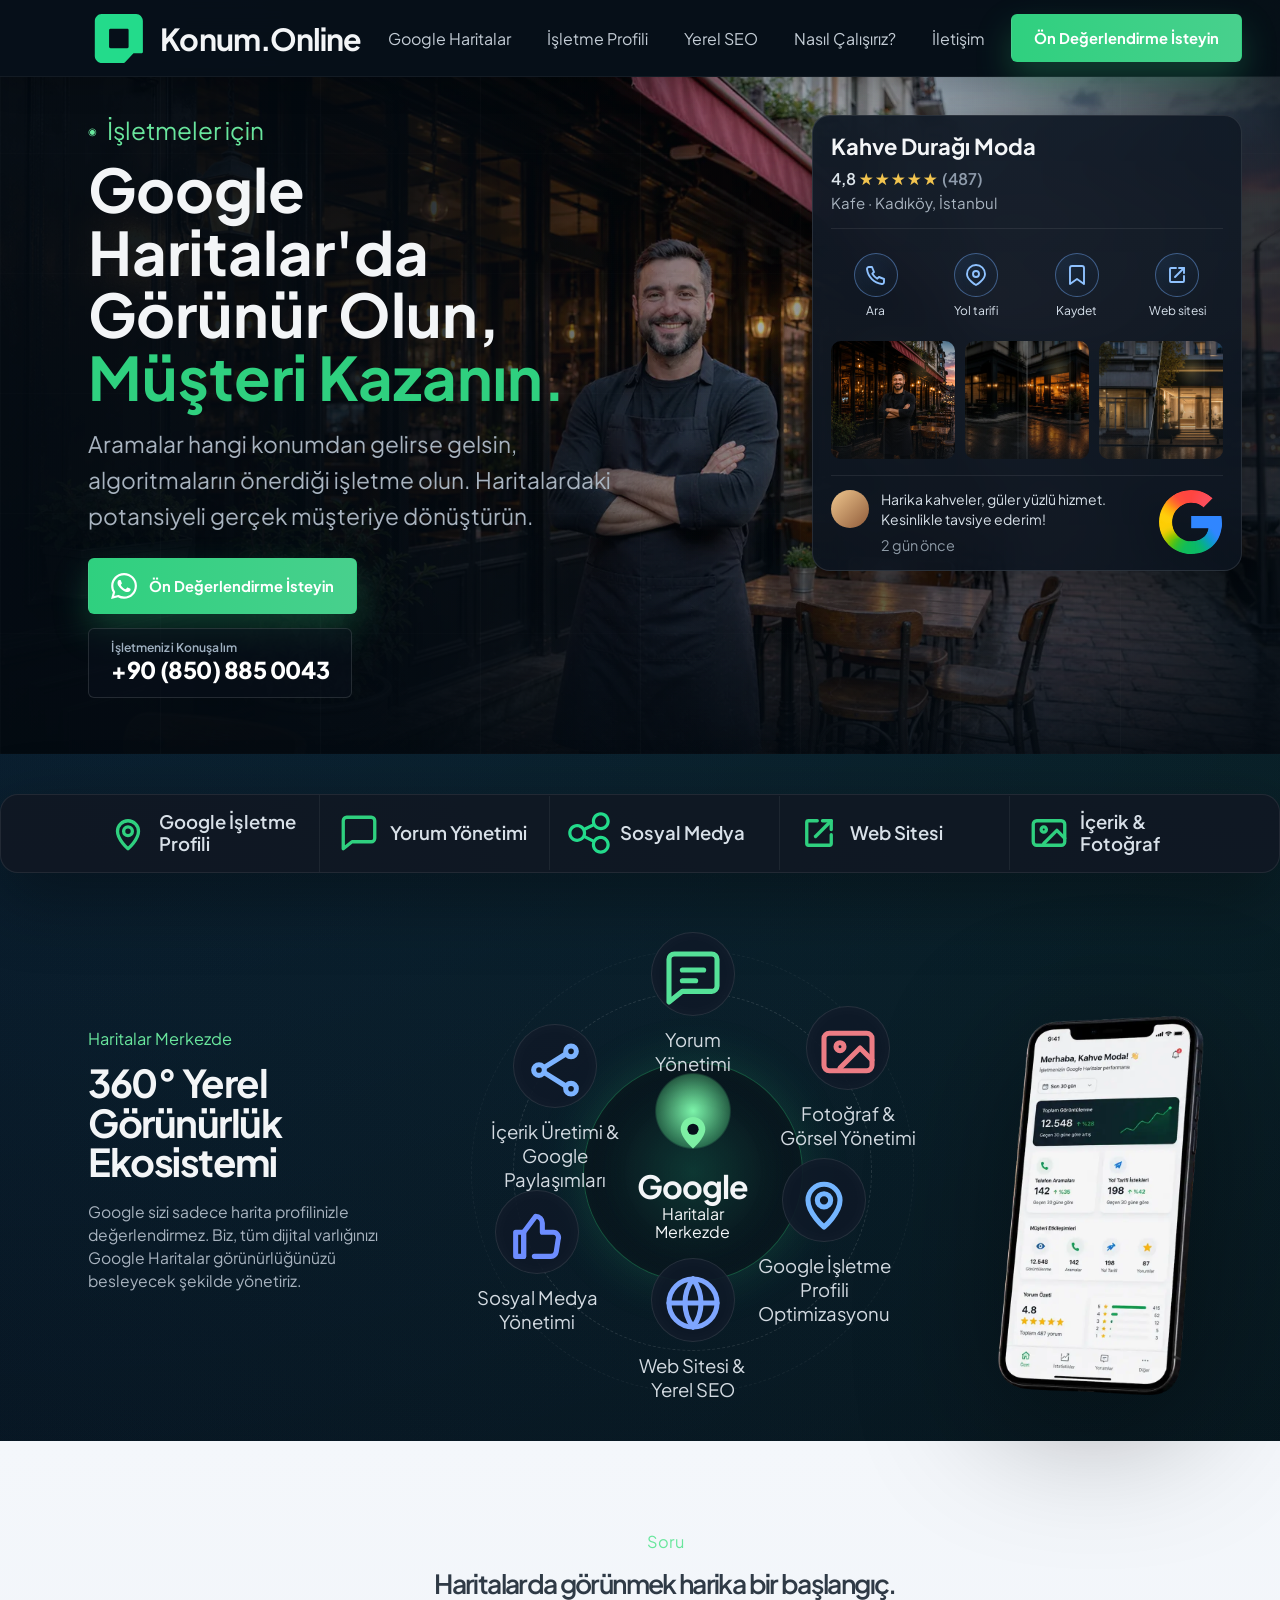
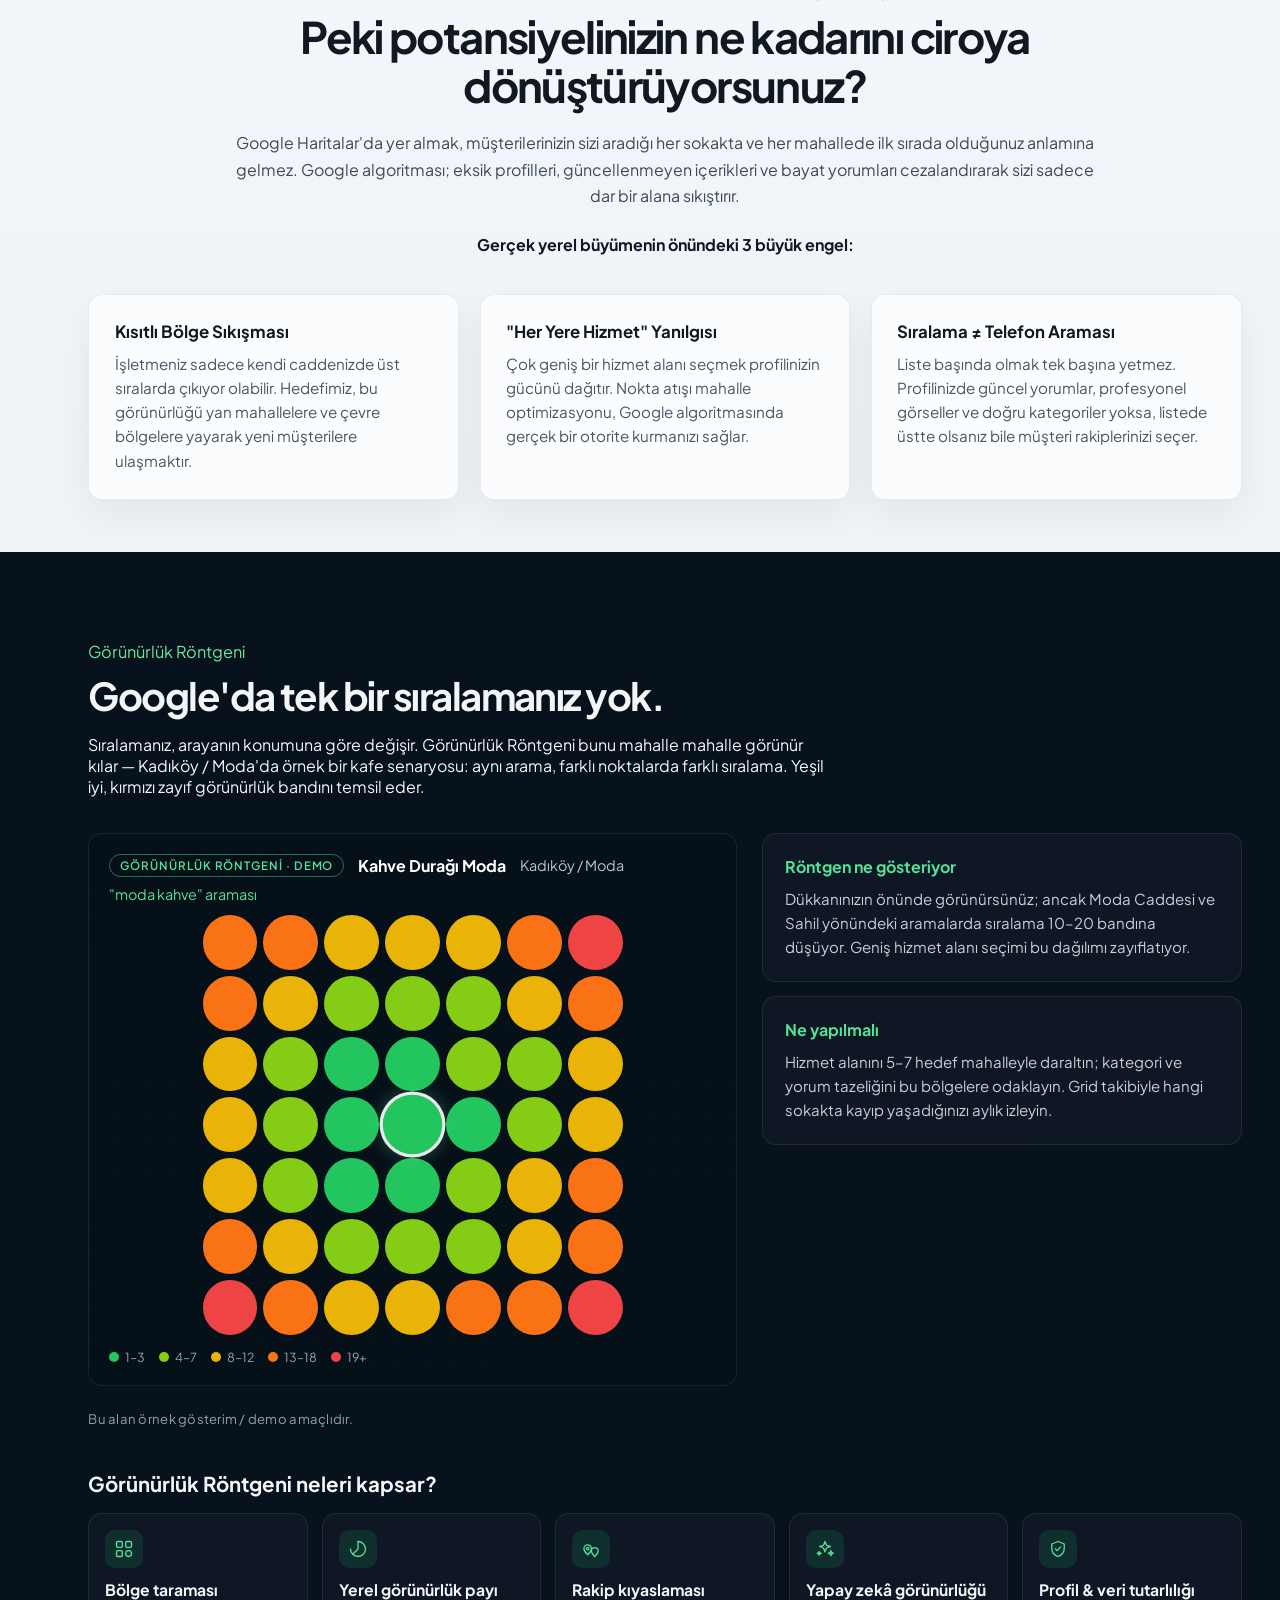
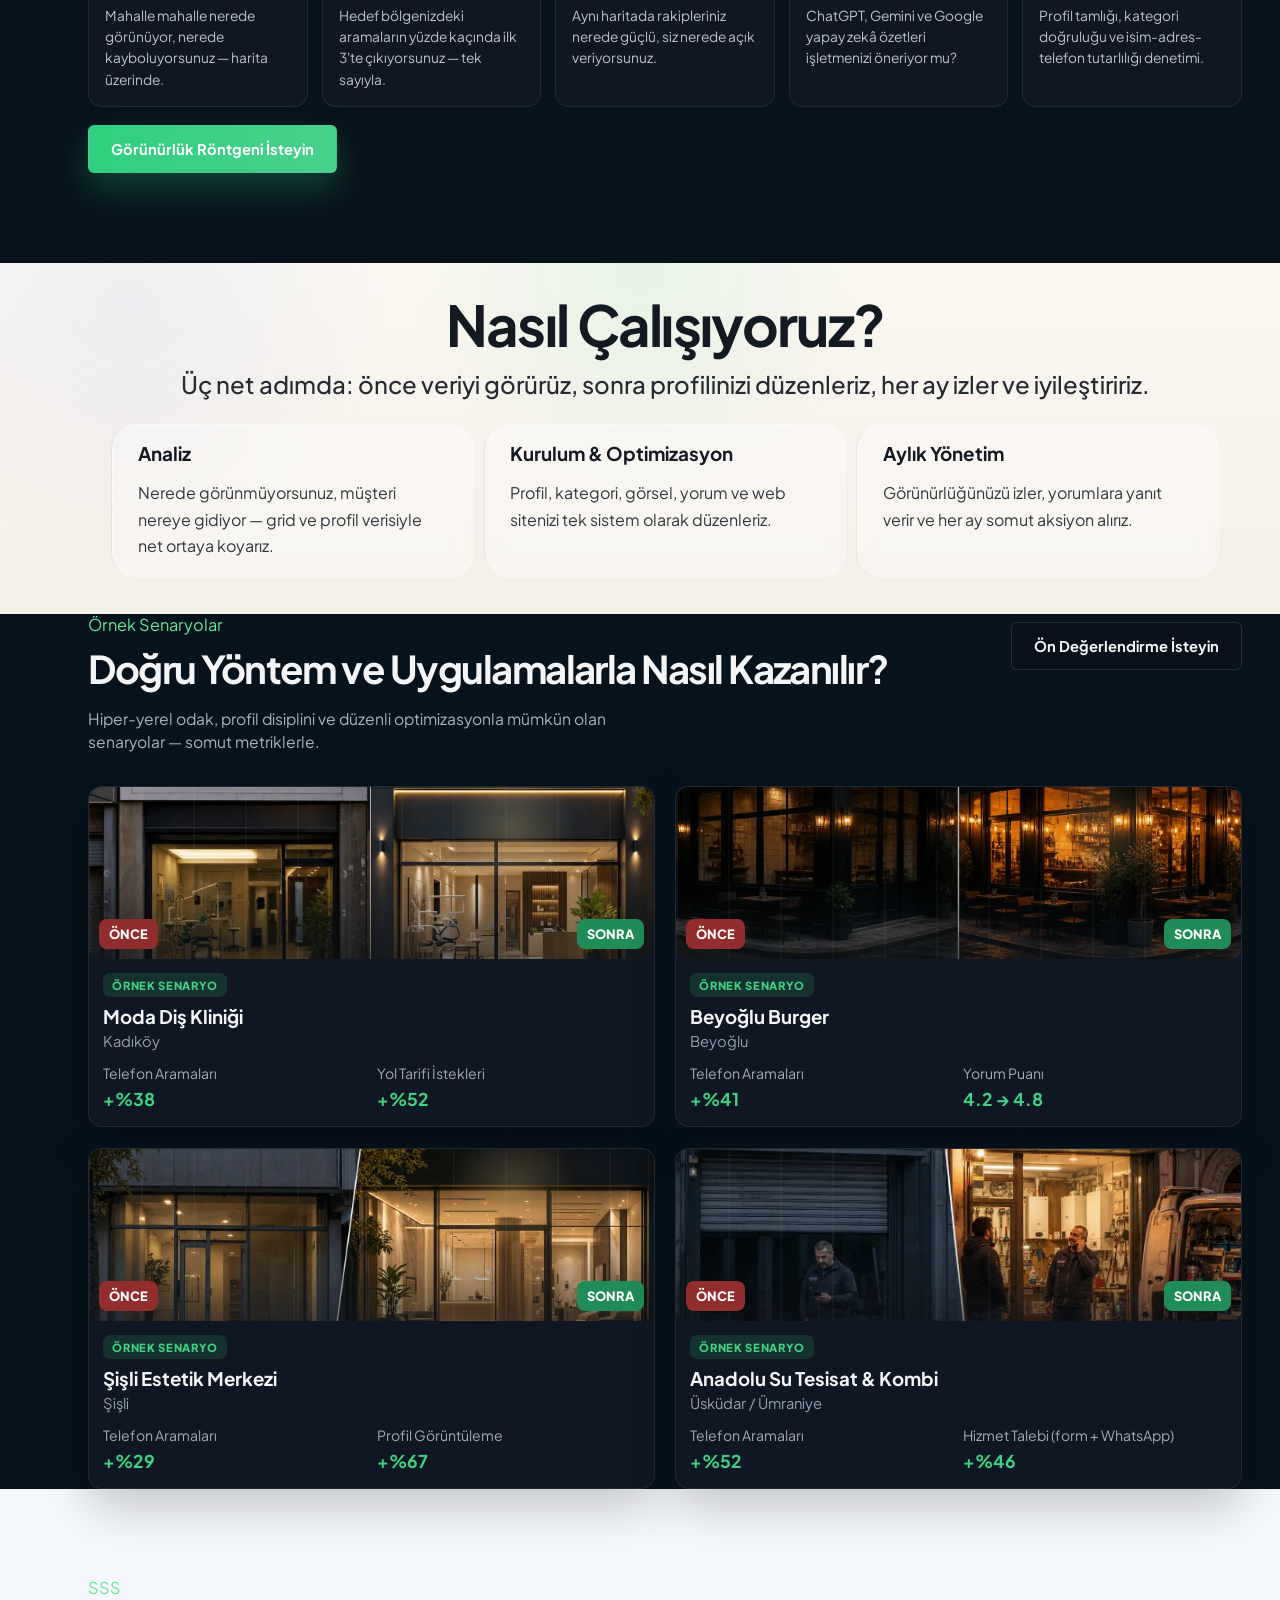
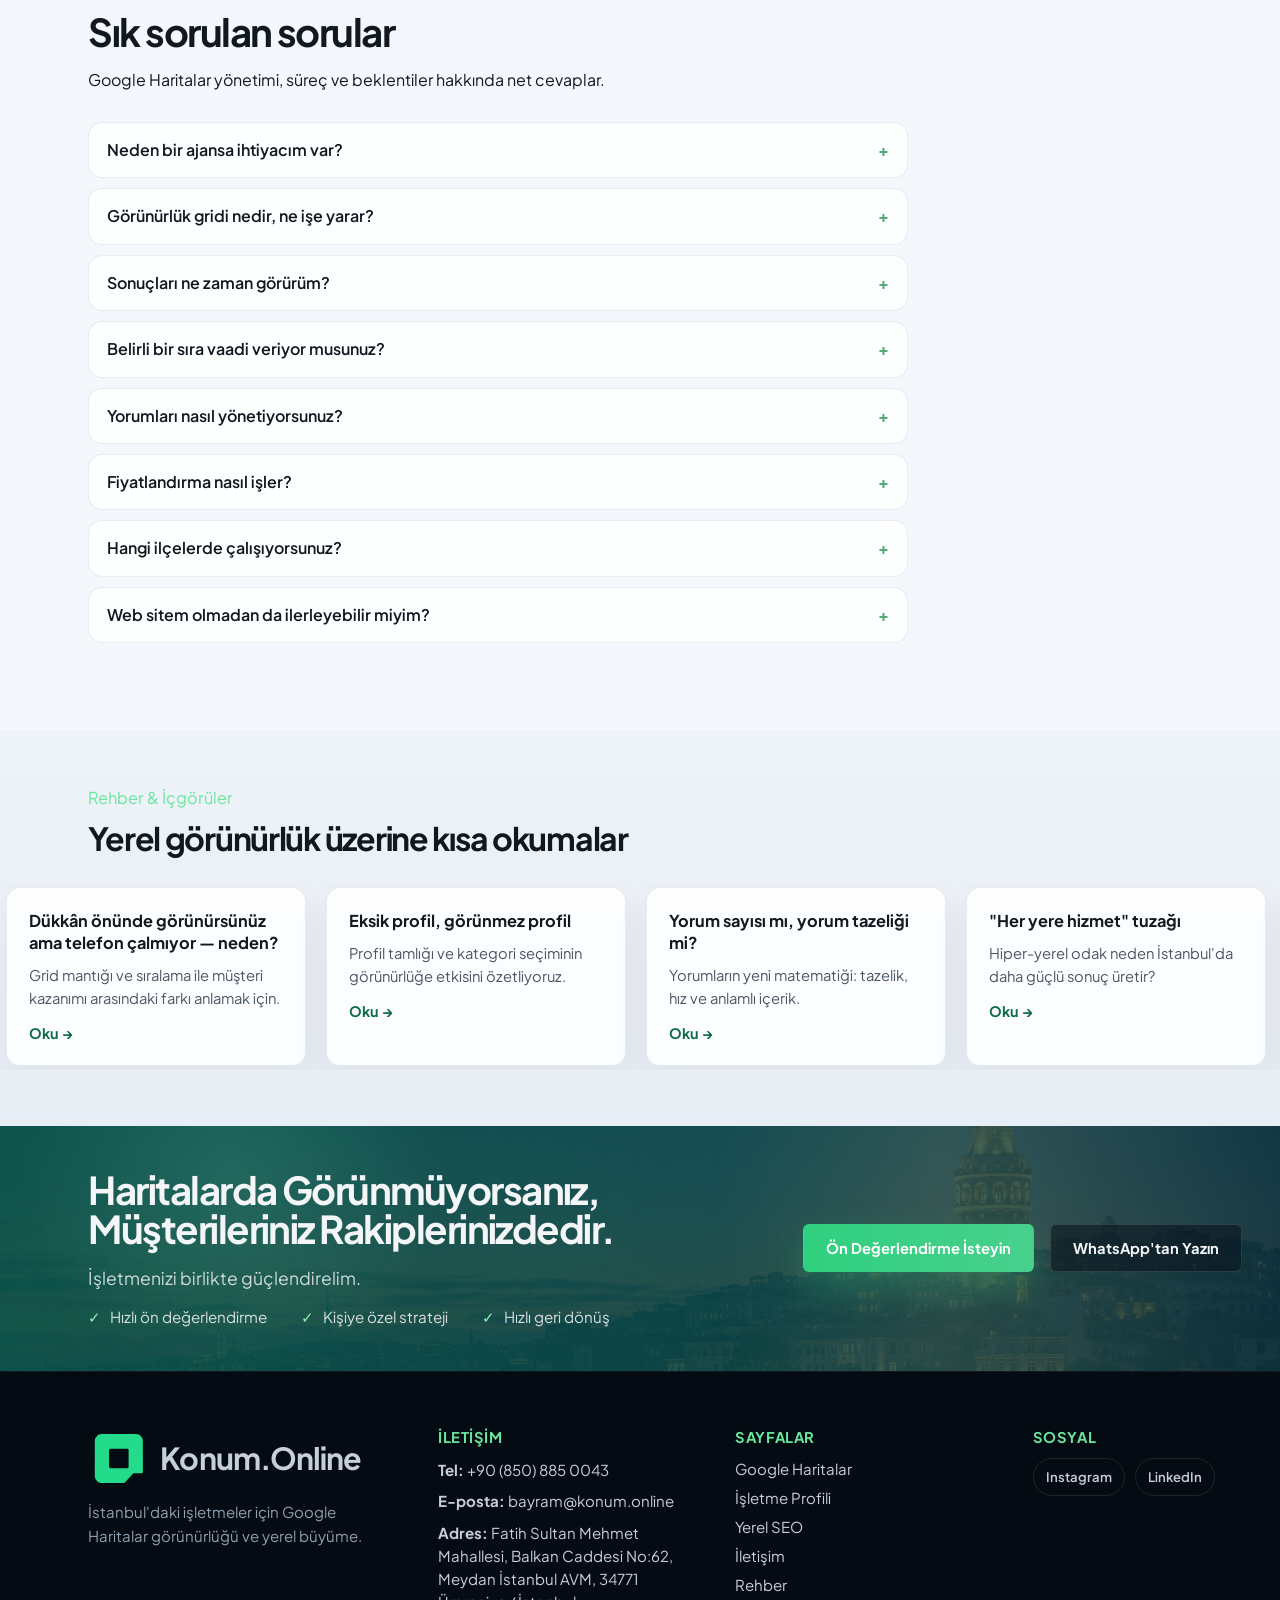
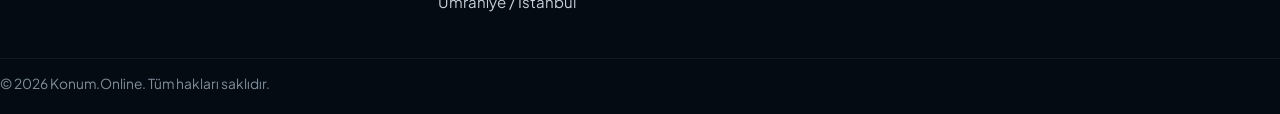
<file: index.html>
﻿<!DOCTYPE html>
<html lang="tr">

<head>
  <meta charset="UTF-8">
  <meta name="viewport" content="width=device-width, initial-scale=1.0">
  <title>Konum.Online | Google Haritalar & Yerel SEO</title>
  <meta name="description"
    content="İstanbul işletmeleri için Google Haritalar görünürlüğü, işletme profili yönetimi ve yerel SEO. Mahalle bazlı grid analizi ve ön değerlendirme.">
  <link rel="canonical" href="https://konum.online/">
  <meta property="og:type" content="website">
  <meta property="og:site_name" content="Konum.Online">
  <meta property="og:title" content="Konum.Online | Google Haritalar & Yerel SEO">
  <meta property="og:description"
    content="İstanbul işletmeleri için Google Haritalar görünürlüğü, işletme profili yönetimi ve yerel SEO. Mahalle bazlı grid analizi ve ön değerlendirme.">
  <meta property="og:url" content="https://konum.online/">
  <meta property="og:image" content="https://konum.online/assets/cta-istanbul.webp">
  <meta property="og:locale" content="tr_TR">
  <meta name="twitter:card" content="summary_large_image">
  <meta name="twitter:title" content="Konum.Online | Google Haritalar & Yerel SEO">
  <meta name="twitter:description"
    content="İstanbul işletmeleri için Google Haritalar görünürlüğü, işletme profili yönetimi ve yerel SEO.">
  <meta name="twitter:image" content="https://konum.online/assets/cta-istanbul.webp">
  <link rel="preconnect" href="https://fonts.googleapis.com">
  <link rel="preconnect" href="https://fonts.gstatic.com" crossorigin>
  <link href="https://fonts.googleapis.com/css2?family=Plus+Jakarta+Sans:wght@400;500;600;700;800&display=swap"
    rel="stylesheet">
  <link rel="icon"
    href="data:image/svg+xml,%3Csvg xmlns='http://www.w3.org/2000/svg' viewBox='0 0 32 32'%3E%3Cdefs%3E%3ClinearGradient id='g' x1='0' y1='0' x2='0' y2='1'%3E%3Cstop stop-color='%236bf49e'/%3E%3Cstop offset='1' stop-color='%231faf66'/%3E%3C/linearGradient%3E%3C/defs%3E%3Cpath fill='url(%23g)' d='M16 2c-5 0-9 4-9 9 0 7 9 19 9 19s9-12 9-19c0-5-4-9-9-9Zm0 13a4 4 0 1 1 0-8 4 4 0 0 1 0 8Z'/%3E%3C/svg%3E">
  <link rel="stylesheet" href="css/style.css">
  <script type="application/ld+json">
  {
    "@context": "https://schema.org",
    "@type": "Organization",
    "name": "Konum.Online",
    "url": "https://konum.online/",
    "logo": {
      "@type": "ImageObject",
      "url": "https://konum.online/assets/Logo_Black.svg"
    },
    "sameAs": [
      "https://instagram.com/konumonline",
      "https://linkedin.com/company/konumonline",
      "https://x.com/konumonline",
      "https://facebook.com/konumonline",
      "https://youtube.com/@konumonline",
      "https://tiktok.com/@konumonline"
    ]
  }
  </script>
  <script type="application/ld+json">
  {
    "@context": "https://schema.org",
    "@type": "LocalBusiness",
    "name": "Konum.Online",
    "url": "https://konum.online/",
    "telephone": "+908508850043",
    "email": "bayram@konum.online",
    "image": "https://konum.online/assets/cta-istanbul.webp",
    "address": {
      "@type": "PostalAddress",
      "streetAddress": "Fatih Sultan Mehmet Mahallesi, Balkan Caddesi No:62, Meydan İstanbul AVM",
      "addressLocality": "Ümraniye",
      "addressRegion": "İstanbul",
      "postalCode": "34771",
      "addressCountry": "TR"
    },
    "areaServed": {
      "@type": "City",
      "name": "İstanbul"
    },
    "sameAs": [
      "https://instagram.com/konumonline",
      "https://linkedin.com/company/konumonline",
      "https://x.com/konumonline",
      "https://facebook.com/konumonline",
      "https://youtube.com/@konumonline",
      "https://tiktok.com/@konumonline"
    ]
  }
  </script>
  <script type="application/ld+json">
  {
    "@context": "https://schema.org",
    "@type": "FAQPage",
    "mainEntity": [
      {
        "@type": "Question",
        "name": "Neden bir ajansa ihtiyacım var?",
        "acceptedAnswer": {
          "@type": "Answer",
          "text": "Profil açıp bırakmak yetmez: kategori seçimi, yorum tazeliği, NAP tutarlılığı ve grid takibi sürekli güncellenen bir iş. Günlük operasyonunuz varken algoritma değişimlerini izlemek zordur; ajans bu disiplini sizin adınıza kurar."
        }
      },
      {
        "@type": "Question",
        "name": "Görünürlük gridi nedir, ne işe yarar?",
        "acceptedAnswer": {
          "@type": "Answer",
          "text": "Grid, aynı aramanın farklı sokaklarda nasıl sıralandığını gösterir. Dükkan önünde görünürken çevre mahallede kayboluyorsanız, hizmet alanı ve içerik stratejinizi buna göre ayarlarız."
        }
      },
      {
        "@type": "Question",
        "name": "Sonuçları ne zaman görürüm?",
        "acceptedAnswer": {
          "@type": "Answer",
          "text": "Profil düzenlemeleri birkaç hafta içinde sinyal üretmeye başlar; telefon ve yol tarifi eğilimleri genelde 60–90 gün içinde okunabilir hale gelir. Süre sektör ve rekabet yoğunluğuna göre değişir."
        }
      },
      {
        "@type": "Question",
        "name": "Belirli bir sıra vaadi veriyor musunuz?",
        "acceptedAnswer": {
          "@type": "Answer",
          "text": "Hayır. Sıra numarası yerine telefon araması, yol tarifi, profil etkileşimi ve seçilme oranına odaklanırız. Grid ve aylık raporlarla nerede güçlendiğinizi şeffaf paylaşırız."
        }
      },
      {
        "@type": "Question",
        "name": "Yorumları nasıl yönetiyorsunuz?",
        "acceptedAnswer": {
          "@type": "Answer",
          "text": "Yanıt hızı, yorum tazeliği ve hizmet adının doğal geçtiği içerikleri hedefleriz. Sahte veya manipülatif yöntemler kullanmayız; sürdürülebilir bir yorum akışı kurarız."
        }
      },
      {
        "@type": "Question",
        "name": "Fiyatlandırma nasıl işler?",
        "acceptedAnswer": {
          "@type": "Answer",
          "text": "İşletme büyüklüğü, lokasyon sayısı ve ihtiyaç duyulan hizmet kapsamına göre aylık paketler sunarız. Ön değerlendirme sonrası net teklif paylaşılır."
        }
      },
      {
        "@type": "Question",
        "name": "Hangi ilçelerde çalışıyorsunuz?",
        "acceptedAnswer": {
          "@type": "Answer",
          "text": "İstanbul genelinde hizmet veriyoruz; strateji her zaman hedef mahalle ve ilçe bazında kurulur. Tek bir geniş yarıçap yerine gerçekten hizmet verdiğiniz bölgelere odaklanırız."
        }
      },
      {
        "@type": "Question",
        "name": "Web sitem olmadan da ilerleyebilir miyim?",
        "acceptedAnswer": {
          "@type": "Answer",
          "text": "Evet, ancak web sitesi ve harita profili uyumlu olduğunda sonuçlar güçlenir. Gerekirse önce profil ve grid odaklı başlayıp web tarafını aşamalı ekleriz."
        }
      }
    ]
  }
  </script>
</head>

<body>
  <header class="topbar">
    <div class="container nav">
      <a class="brand" href="/">
        <img class="brand-pin" src="assets/Logo_White.svg" alt="Konum.Online logo" width="60" height="60">
        <span>Konum.Online</span>
      </a>
      <button class="nav-toggle" type="button" aria-expanded="false" aria-controls="site-nav" aria-label="Menüyü aç">
        <span></span>
        <span></span>
        <span></span>
      </button>
      <nav class="nav-links" id="site-nav">
        <a href="/google-haritalar-optimizasyonu/">Google Haritalar</a>
        <a href="/google-isletme-profili-yonetimi/">İşletme Profili</a>
        <a href="/yerel-seo-istanbul/">Yerel SEO</a>
        <a href="#process">Nasıl Çalışırız?</a>
        <a href="/iletisim/">İletişim</a>
        <a class="btn btn-primary nav-cta-mobile" href="#cta" data-cta="nav">Ön Değerlendirme İsteyin</a>
      </nav>
      <a class="btn btn-primary nav-cta-desktop" href="#cta" data-cta="nav">Ön Değerlendirme İsteyin</a>
    </div>
  </header>

  <main>
    <section class="hero">
      <div class="container hero-grid">
        <div class="hero-copy reveal">
          <div class="eyebrow">İşletmeler için</div>
          <h1>Google Haritalar'da<br>Görünür Olun,<br><span class="accent">Müşteri Kazanın.</span></h1>
          <p>Aramalar hangi konumdan gelirse gelsin, algoritmaların önerdiği işletme olun. Haritalardaki potansiyeli
            gerçek müşteriye dönüştürün.</p>
          <div class="hero-actions">
            <a class="btn btn-primary" href="#cta" data-cta="hero">
              <svg viewBox="0 0 24 24" width="26" height="26" aria-hidden="true">
                <path fill="currentColor"
                  d="M17.472 14.382c-.297-.149-1.758-.867-2.03-.967-.273-.099-.471-.148-.67.15-.197.297-.767.966-.94 1.164-.173.199-.347.223-.644.075-.297-.15-1.255-.463-2.39-1.475-.883-.788-1.48-1.761-1.653-2.059-.173-.297-.018-.458.13-.606.134-.133.298-.347.446-.52.149-.174.198-.298.298-.497.099-.198.05-.371-.025-.52-.075-.149-.669-1.612-.916-2.207-.242-.579-.487-.5-.669-.51-.173-.008-.371-.01-.57-.01-.198 0-.52.074-.792.372-.272.297-1.04 1.016-1.04 2.479 0 1.462 1.065 2.875 1.213 3.074.149.198 2.096 3.2 5.077 4.487.709.306 1.262.489 1.694.625.712.227 1.36.195 1.871.118.571-.085 1.758-.719 2.006-1.413.248-.694.248-1.289.173-1.413-.074-.124-.272-.198-.57-.347m-5.421 7.403h-.004a9.87 9.87 0 0 1-5.031-1.378l-.361-.214-3.741.982.998-3.648-.235-.374a9.86 9.86 0 0 1-1.51-5.26c.001-5.45 4.436-9.884 9.888-9.884 2.64 0 5.122 1.03 6.988 2.898a9.825 9.825 0 0 1 2.893 6.994c-.003 5.45-4.435 9.884-9.885 9.884m8.413-18.297A11.815 11.815 0 0 0 12.05 0C5.495 0 .16 5.335.157 11.892c0 2.096.547 4.142 1.588 5.945L.057 24l6.305-1.654a11.882 11.882 0 0 0 5.683 1.448h.005c6.554 0 11.89-5.335 11.893-11.893a11.821 11.821 0 0 0-3.48-8.413z" />
              </svg>
              Ön Değerlendirme İsteyin
            </a>
            <a class="btn btn-outline btn-hero-phone" href="tel:+908508850043" data-cta="hero-phone"
              aria-label="İşletmenizi konuşalım: +90 (850) 885 0043">
              <span class="btn-hero-phone__label">İşletmenizi Konuşalım</span>
              <span class="btn-hero-phone__number">+90 (850) 885 0043</span>
            </a>
          </div>
        </div>

        <div class="hero-visual">
          <div class="person">
            <div class="door-sign">AÇIK</div>
          </div>
          <aside class="map-card">
            <h3>Kahve Durağı Moda</h3>
            <div class="rating">4,8 <span class="stars">★★★★★</span> <span style="color:#8f9cac;">(487)</span>
            </div>
            <div class="place">Kafe · Kadıköy, İstanbul</div>
            <div class="action-icons">
              <div>
                <span class="action-icon" aria-hidden="true">
                  <svg viewBox="0 0 24 24">
                    <path
                      d="M5 4h3l2 5-1.7 1.7a15.4 15.4 0 0 0 5 5L15 14l5 2v3a2 2 0 0 1-2.2 2A17 17 0 0 1 3 6.2 2 2 0 0 1 5 4Z">
                    </path>
                  </svg>
                </span>
                <span>Ara</span>
              </div>
              <div>
                <span class="action-icon" aria-hidden="true">
                  <svg viewBox="0 0 24 24">
                    <path d="M21 11c0 6-9 11-9 11S3 17 3 11a9 9 0 1 1 18 0Z"></path>
                    <circle cx="12" cy="11" r="3"></circle>
                  </svg>
                </span>
                <span>Yol tarifi</span>
              </div>
              <div>
                <span class="action-icon" aria-hidden="true">
                  <svg viewBox="0 0 24 24">
                    <path d="m19 21-7-5-7 5V5a2 2 0 0 1 2-2h10a2 2 0 0 1 2 2Z"></path>
                  </svg>
                </span>
                <span>Kaydet</span>
              </div>
              <div>
                <span class="action-icon" aria-hidden="true">
                  <svg viewBox="0 0 24 24">
                    <path d="M14 5h5v5"></path>
                    <path d="M10 14 19 5"></path>
                    <path d="M19 13v5a1 1 0 0 1-1 1H6a1 1 0 0 1-1-1V6a1 1 0 0 1 1-1h5"></path>
                  </svg>
                </span>
                <span>Web sitesi</span>
              </div>
            </div>
            <div class="gallery">
              <div></div>
              <div></div>
              <div></div>
            </div>
            <div class="review">
              <div class="avatar"></div>
              <div>
                <p>Harika kahveler, güler yüzlü hizmet. Kesinlikle tavsiye ederim!</p>
                <div style="color:#8e9aa6;font-size:.9rem;margin-top:6px;">2 gün önce</div>
              </div>
              <div class="google-mark">
                <img src="assets/Google_Favicon_2025.svg" width="64" height="64" alt="Google">
              </div>
            </div>
          </aside>
        </div>
      </div>
    </section>

    <div class="feature-strip">
      <div class="container">
        <div class="feature-list feature-list--bar" role="list">
          <span role="listitem">
            <svg viewBox="0 0 24 24" aria-hidden="true">
              <path d="M12 21s-6-5.1-6-10a6 6 0 1 1 12 0c0 4.9-6 10-6 10Z"></path>
              <circle cx="12" cy="11" r="2.5"></circle>
            </svg>
            Google İşletme Profili
          </span>
          <span role="listitem">
            <svg viewBox="0 0 24 24" aria-hidden="true">
              <path d="M21 15a2 2 0 0 1-2 2H8l-5 4V5a2 2 0 0 1 2-2h14a2 2 0 0 1 2 2Z"></path>
            </svg>
            Yorum Yönetimi
          </span>
          <span role="listitem">
            <img class="feature-icon-img" src="assets/share-social-3106.svg" width="42" height="42" alt=""
              aria-hidden="true">
            Sosyal Medya
          </span>
          <span role="listitem">
            <svg viewBox="0 0 24 24" aria-hidden="true">
              <path d="M14 5h5v5"></path>
              <path d="M10 14 19 5"></path>
              <path d="M19 13v5a1 1 0 0 1-1 1H6a1 1 0 0 1-1-1V6a1 1 0 0 1 1-1h5"></path>
            </svg>
            Web Sitesi
          </span>
          <span role="listitem">
            <svg viewBox="0 0 24 24" aria-hidden="true">
              <rect x="3" y="5" width="18" height="14" rx="2"></rect>
              <circle cx="9" cy="10" r="1.5"></circle>
              <path d="m21 15-4.5-4.5L9 18"></path>
            </svg>
            İçerik &amp; Fotoğraf
          </span>
        </div>
      </div>
    </div>

    <section class="section-dark" id="ecosystem">
      <div class="container ecosystem">
        <div class="section-copy">
          <div class="section-tag">Haritalar Merkezde</div>
          <h2>360° Yerel Görünürlük<br>Ekosistemi</h2>
          <p>Google sizi sadece harita profilinizle değerlendirmez. Biz, tüm dijital varlığınızı Google Haritalar
            görünürlüğünüzü besleyecek şekilde yönetiriz.</p>
        </div>

        <div class="orbit">
          <div class="hub">
            <div>
              <div style="font-size:3rem;margin-bottom:12px;">⌖</div>
              <strong>Google</strong><br>Haritalar<br>Merkezde
            </div>
          </div>
          <div class="orbit-item">
            <div class="dot" style="color:#55e198;">☏</div>Yorum<br>Yönetimi
          </div>
          <div class="orbit-item">
            <div class="dot" style="color:#ec7c84;">▣</div>Fotoğraf &amp;<br>Görsel Yönetimi
          </div>
          <div class="orbit-item">
            <div class="dot" style="color:#74b5ff;">⌂</div>Google İşletme<br>Profili Optimizasyonu
          </div>
          <div class="orbit-item">
            <div class="dot" style="color:#7ea6ff;">◍</div>Web Sitesi &amp;<br>Yerel SEO
          </div>
          <div class="orbit-item">
            <div class="dot" style="color:#6d8dff;">👍</div>Sosyal Medya<br>Yönetimi
          </div>
          <div class="orbit-item">
            <div class="dot" style="color:#7cb3ff;">✎</div>İçerik Üretimi &amp;<br>Google Paylaşımları
          </div>
        </div>

        <div class="phone">
          <img src="assets/phone.webp" alt="Konum.Online mobil görünümü" width="758" height="1142" loading="lazy">
        </div>
      </div>
    </section>

    <section class="problem-section" id="problem">
      <div class="container">
        <div class="problem-intro reveal">
          <div class="section-tag">Soru</div>
          <h2 class="problem-title">
            <span class="problem-title-lead">Haritalarda görünmek harika bir başlangıç.</span>
            <span class="problem-title-main">Peki potansiyelinizin ne kadarını ciroya dönüştürüyorsunuz?</span>
          </h2>
          <p>Google Haritalar'da yer almak, müşterilerinizin sizi aradığı her sokakta ve her mahallede ilk sırada
            olduğunuz anlamına gelmez. Google algoritması; eksik profilleri, güncellenmeyen içerikleri ve bayat
            yorumları
            cezalandırarak sizi sadece dar bir alana sıkıştırır.</p>
          <p class="problem-cards-lead">Gerçek yerel büyümenin önündeki 3 büyük engel:</p>
        </div>
        <div class="problem-cards">
          <article class="problem-card reveal delay-100">
            <h3>Kısıtlı Bölge Sıkışması</h3>
            <p>İşletmeniz sadece kendi caddenizde üst sıralarda çıkıyor olabilir. Hedefimiz, bu görünürlüğü yan
              mahallelere ve çevre bölgelere yayarak yeni müşterilere ulaşmaktır.</p>
          </article>
          <article class="problem-card reveal delay-100">
            <h3>"Her Yere Hizmet" Yanılgısı</h3>
            <p>Çok geniş bir hizmet alanı seçmek profilinizin gücünü dağıtır. Nokta atışı mahalle optimizasyonu,
              Google algoritmasında gerçek bir otorite kurmanızı sağlar.</p>
          </article>
          <article class="problem-card reveal delay-100">
            <h3>Sıralama ≠ Telefon Araması</h3>
            <p>Liste başında olmak tek başına yetmez. Profilinizde güncel yorumlar, profesyonel görseller ve doğru
              kategoriler yoksa, listede üstte olsanız bile müşteri rakiplerinizi seçer.</p>
          </article>
        </div>
      </div>
    </section>

    <section class="section-dark visibility-section" id="visibility-grid">
      <div class="container">
        <div class="visibility-header reveal">
          <div class="section-tag">Görünürlük Röntgeni</div>
          <h2>Google'da tek bir sıralamanız yok.</h2>
          <p>Sıralamanız, arayanın konumuna göre değişir. Görünürlük Röntgeni bunu mahalle mahalle görünür kılar —
            Kadıköy / Moda'da örnek bir kafe senaryosu: aynı arama, farklı noktalarda farklı sıralama. Yeşil iyi,
            kırmızı zayıf görünürlük bandını temsil eder.</p>
        </div>
        <div class="visibility-demo reveal delay-100">
          <div class="visibility-map-wrap">
            <div class="visibility-meta" id="visibility-grid-meta"></div>
            <div class="visibility-map" id="visibility-grid-mount" role="img"></div>
            <div class="grid-legend" aria-hidden="true">
              <span><i style="background:#22c55e"></i> 1–3</span>
              <span><i style="background:#84cc16"></i> 4–7</span>
              <span><i style="background:#eab308"></i> 8–12</span>
              <span><i style="background:#f97316"></i> 13–18</span>
              <span><i style="background:#ef4444"></i> 19+</span>
            </div>
          </div>
          <div class="visibility-insights" id="visibility-insights-mount"></div>
        </div>
        <p class="demo-disclaimer">Bu alan örnek gösterim / demo amaçlıdır.</p>
        <div class="xray-scope reveal delay-100">
          <h3>Görünürlük Röntgeni neleri kapsar?</h3>
          <div class="xray-scope-grid">
            <div class="xray-scope-item">
              <span class="xray-scope-icon" aria-hidden="true">
                <svg viewBox="0 0 24 24">
                  <rect x="3" y="3" width="7" height="7" rx="1.5"></rect>
                  <rect x="14" y="3" width="7" height="7" rx="1.5"></rect>
                  <rect x="3" y="14" width="7" height="7" rx="1.5"></rect>
                  <circle cx="17.5" cy="17.5" r="3.5"></circle>
                </svg>
              </span>
              <h4>Bölge taraması</h4>
              <p>Mahalle mahalle nerede görünüyor, nerede kayboluyorsunuz — harita üzerinde.</p>
            </div>
            <div class="xray-scope-item">
              <span class="xray-scope-icon" aria-hidden="true">
                <svg viewBox="0 0 24 24">
                  <path d="M12 3a9 9 0 1 1-9 9"></path>
                  <path d="M12 3v9l-6.4 6.4"></path>
                </svg>
              </span>
              <h4>Yerel görünürlük payı</h4>
              <p>Hedef bölgenizdeki aramaların yüzde kaçında ilk 3'te çıkıyorsunuz — tek sayıyla.</p>
            </div>
            <div class="xray-scope-item">
              <span class="xray-scope-icon" aria-hidden="true">
                <svg viewBox="0 0 24 24">
                  <path d="M8 19s-4.5-3.8-4.5-7.5a4.5 4.5 0 0 1 9 0C12.5 15.2 8 19 8 19Z"></path>
                  <circle cx="8" cy="11.5" r="1.5"></circle>
                  <path d="M16.5 21s-4-3.4-4-6.7a4 4 0 0 1 8 0c0 3.3-4 6.7-4 6.7Z"></path>
                </svg>
              </span>
              <h4>Rakip kıyaslaması</h4>
              <p>Aynı haritada rakipleriniz nerede güçlü, siz nerede açık veriyorsunuz.</p>
            </div>
            <div class="xray-scope-item">
              <span class="xray-scope-icon" aria-hidden="true">
                <svg viewBox="0 0 24 24">
                  <path d="M12 3l1.8 4.6L18.4 9l-4.6 1.8L12 15.4l-1.8-4.6L5.6 9l4.6-1.4L12 3Z"></path>
                  <path d="M19 14l.9 2.3L22 17l-2.1.9L19 20l-.9-2.1L16 17l2.1-.7L19 14Z"></path>
                  <path d="M5 15l.7 1.8L7.5 17l-1.8.8L5 19.5l-.7-1.7L2.5 17l1.8-.2L5 15Z"></path>
                </svg>
              </span>
              <h4>Yapay zekâ görünürlüğü</h4>
              <p>ChatGPT, Gemini ve Google yapay zekâ özetleri işletmenizi öneriyor mu?</p>
            </div>
            <div class="xray-scope-item">
              <span class="xray-scope-icon" aria-hidden="true">
                <svg viewBox="0 0 24 24">
                  <path d="M12 3 4.5 6v5c0 4.6 3.2 8.3 7.5 10 4.3-1.7 7.5-5.4 7.5-10V6L12 3Z"></path>
                  <path d="m8.8 11.8 2.2 2.2 4.2-4.5"></path>
                </svg>
              </span>
              <h4>Profil &amp; veri tutarlılığı</h4>
              <p>Profil tamlığı, kategori doğruluğu ve isim-adres-telefon tutarlılığı denetimi.</p>
            </div>
          </div>
        </div>
        <div class="visibility-cta">
          <a class="btn btn-primary" href="/iletisim/" data-cta="grid">Görünürlük Röntgeni İsteyin</a>
        </div>
      </div>
    </section>

    <section class="process-section" id="process">
      <div class="container">
        <div class="process-header reveal">
          <h2>Nasıl Çalışıyoruz?</h2>
          <p>Üç net adımda: önce veriyi görürüz, sonra profilinizi düzenleriz, her ay izler ve iyileştiririz.</p>
        </div>
        <div class="process-grid">
          <div class="step reveal delay-100">
            <div class="step-count">1</div>
            <h3>Analiz</h3>
            <p>Nerede görünmüyorsunuz, müşteri nereye gidiyor — grid ve profil verisiyle net ortaya koyarız.</p>
          </div>
          <div class="step reveal delay-100">
            <div class="step-count">2</div>
            <h3>Kurulum &amp; Optimizasyon</h3>
            <p>Profil, kategori, görsel, yorum ve web sitenizi tek sistem olarak düzenleriz.</p>
          </div>
          <div class="step reveal delay-100">
            <div class="step-count">3</div>
            <h3>Aylık Yönetim</h3>
            <p>Görünürlüğünüzü izler, yorumlara yanıt verir ve her ay somut aksiyon alırız.</p>
          </div>
        </div>
      </div>
    </section>

    <section class="case-section" id="cases">
      <div class="container">
        <div class="case-copy case-copy--top reveal">
          <div class="case-copy-text">
            <div class="section-tag">Örnek Senaryolar</div>
            <h2>Doğru Yöntem ve Uygulamalarla Nasıl Kazanılır?</h2>
            <p>Hiper-yerel odak, profil disiplini ve düzenli optimizasyonla mümkün olan senaryolar — somut metriklerle.
            </p>
          </div>
          <a class="btn btn-outline case-copy-cta" href="/iletisim/" data-cta="dashboard">Ön Değerlendirme İsteyin</a>
        </div>

        <div class="case-grid">
          <a class="case-card reveal delay-100" href="/senaryolar/moda-dis-klinigi/" data-cta="scenario">
            <div class="case-image">
              <div class="before-after">
                <span class="pill red">ÖNCE</span>
                <span class="pill green">SONRA</span>
              </div>
            </div>
            <div class="case-content">
              <span class="scenario-badge">Örnek Senaryo</span>
              <h3>Moda Diş Kliniği</h3>
              <div class="case-location">Kadıköy</div>
              <div class="case-stats">
                <div><span>Telefon Aramaları</span><strong>+%38</strong></div>
                <div><span>Yol Tarifi İstekleri</span><strong>+%52</strong></div>
              </div>
            </div>
          </a>

          <a class="case-card reveal delay-100" href="/senaryolar/beyoglu-burger/" data-cta="scenario">
            <div class="case-image" style="background-image:url('assets/case-burger.webp');">
              <div class="before-after">
                <span class="pill red">ÖNCE</span>
                <span class="pill green">SONRA</span>
              </div>
            </div>
            <div class="case-content">
              <span class="scenario-badge">Örnek Senaryo</span>
              <h3>Beyoğlu Burger</h3>
              <div class="case-location">Beyoğlu</div>
              <div class="case-stats">
                <div><span>Telefon Aramaları</span><strong>+%41</strong></div>
                <div><span>Yorum Puanı</span><strong>4.2 → 4.8</strong></div>
              </div>
            </div>
          </a>

          <a class="case-card reveal delay-100" href="/senaryolar/sisli-estetik-merkezi/" data-cta="scenario">
            <div class="case-image" style="background-image:url('assets/case-aesthetic-clinic.webp');">
              <div class="before-after">
                <span class="pill red">ÖNCE</span>
                <span class="pill green">SONRA</span>
              </div>
            </div>
            <div class="case-content">
              <span class="scenario-badge">Örnek Senaryo</span>
              <h3>Şişli Estetik Merkezi</h3>
              <div class="case-location">Şişli</div>
              <div class="case-stats">
                <div><span>Telefon Aramaları</span><strong>+%29</strong></div>
                <div><span>Profil Görüntüleme</span><strong>+%67</strong></div>
              </div>
            </div>
          </a>

          <a class="case-card reveal delay-100" href="/senaryolar/anadolu-su-tesisat/" data-cta="scenario">
            <div class="case-image" style="background-image:url('assets/case-plumbing.webp');">
              <div class="before-after">
                <span class="pill red">ÖNCE</span>
                <span class="pill green">SONRA</span>
              </div>
            </div>
            <div class="case-content">
              <span class="scenario-badge">Örnek Senaryo</span>
              <h3>Anadolu Su Tesisat &amp; Kombi</h3>
              <div class="case-location">Üsküdar / Ümraniye</div>
              <div class="case-stats">
                <div><span>Telefon Aramaları</span><strong>+%52</strong></div>
                <div><span>Hizmet Talebi (form + WhatsApp)</span><strong>+%46</strong></div>
              </div>
            </div>
          </a>
        </div>
      </div>
    </section>

    <!-- v1: testimonial bölümü yayından kaldırıldı (spec §0.1) — Görev 2'de gerçek müşteri yorumu gelene kadar kapalı
    <section class="testimonials">
      <div class="container">
        <h2>Müşterilerimiz Ne Diyor?</h2>
        <div class="testimonial-strip">
          <button class="arrow-btn" id="prevBtn" aria-label="Önceki">‹</button>
          <article class="testimonial testimonial-card">
            <div class="avatar"></div>
            <div>
              <p class="quote">"Haritalarda görünür olmak için ne yapmamız gerektiğini ilk kez bu kadar net
                anladık.
                Aramalarımız ciddi şekilde arttı."</p>
              <div class="name">Ayşe K.</div>
              <div class="biz">Moda Coffee</div>
            </div>
          </article>
          <article class="testimonial testimonial-card">
            <div class="avatar"></div>
            <div>
              <p class="quote">"Sürekli ilgililer, yorumlarımızı yönetiyorlar, profilimizi canlı tutuyorlar.
                Farkı net
                hissediyoruz."</p>
              <div class="name">Mehmet T.</div>
              <div class="biz">Üsküdar Klinik</div>
            </div>
          </article>
          <article class="testimonial testimonial-card">
            <div class="avatar"></div>
            <div>
              <p class="quote">"Önceden varlığımız yok gibiydi. Şimdi mahallemizde bizi bulamayan müşteri
                kalmadı."</p>
              <div class="name">Emre Y.</div>
              <div class="biz">Kadıköy Oto Servis</div>
            </div>
          </article>
          <button class="arrow-btn" id="nextBtn" aria-label="Sonraki">›</button>
        </div>
      </div>
    </section>
    -->

    <section class="faq-section" id="faq">
      <div class="container">
        <div class="faq-header reveal">
          <div class="section-tag">SSS</div>
          <h2>Sık sorulan sorular</h2>
          <p>Google Haritalar yönetimi, süreç ve beklentiler hakkında net cevaplar.</p>
        </div>
        <div class="faq-list reveal delay-100">
          <details class="faq-item">
            <summary>Neden bir ajansa ihtiyacım var?</summary>
            <p>Profil açıp bırakmak yetmez: kategori seçimi, yorum tazeliği, NAP tutarlılığı ve grid takibi sürekli
              güncellenen bir iş. Günlük operasyonunuz varken algoritma değişimlerini izlemek zordur; ajans bu disiplini
              sizin adınıza kurar.</p>
          </details>
          <details class="faq-item">
            <summary>Görünürlük gridi nedir, ne işe yarar?</summary>
            <p>Grid, aynı aramanın farklı sokaklarda nasıl sıralandığını gösterir. Dükkan önünde görünürken çevre
              mahallede kayboluyorsanız, hizmet alanı ve içerik stratejinizi buna göre ayarlarız.</p>
          </details>
          <details class="faq-item">
            <summary>Sonuçları ne zaman görürüm?</summary>
            <p>Profil düzenlemeleri birkaç hafta içinde sinyal üretmeye başlar; telefon ve yol tarifi eğilimleri genelde
              60–90 gün içinde okunabilir hale gelir. Süre sektör ve rekabet yoğunluğuna göre değişir.</p>
          </details>
          <details class="faq-item">
            <summary>Belirli bir sıra vaadi veriyor musunuz?</summary>
            <p>Hayır. Sıra numarası yerine telefon araması, yol tarifi, profil etkileşimi ve seçilme oranına
              odaklanırız.
              Grid ve aylık raporlarla nerede güçlendiğinizi şeffaf paylaşırız.</p>
          </details>
          <details class="faq-item">
            <summary>Yorumları nasıl yönetiyorsunuz?</summary>
            <p>Yanıt hızı, yorum tazeliği ve hizmet adının doğal geçtiği içerikleri hedefleriz. Sahte veya manipülatif
              yöntemler kullanmayız; sürdürülebilir bir yorum akışı kurarız.</p>
          </details>
          <details class="faq-item">
            <summary>Fiyatlandırma nasıl işler?</summary>
            <p>İşletme büyüklüğü, lokasyon sayısı ve ihtiyaç duyulan hizmet kapsamına göre aylık paketler sunarız. Ön
              değerlendirme sonrası net teklif paylaşılır.</p>
          </details>
          <details class="faq-item">
            <summary>Hangi ilçelerde çalışıyorsunuz?</summary>
            <p>İstanbul genelinde hizmet veriyoruz; strateji her zaman hedef mahalle ve ilçe bazında kurulur. Tek bir
              geniş yarıçap yerine gerçekten hizmet verdiğiniz bölgelere odaklanırız.</p>
          </details>
          <details class="faq-item">
            <summary>Web sitem olmadan da ilerleyebilir miyim?</summary>
            <p>Evet, ancak web sitesi ve harita profili uyumlu olduğunda sonuçlar güçlenir. Gerekirse önce profil ve
              grid odaklı başlayıp web tarafını aşamalı ekleriz.</p>
          </details>
        </div>
      </div>
    </section>

    <section class="guide-strip" id="rehber" aria-label="Rehber ve içgörüler">
      <div class="container guide-strip-header">
        <div class="section-tag">Rehber & İçgörüler</div>
        <h2>Yerel görünürlük üzerine kısa okumalar</h2>
      </div>
      <div class="guide-strip-viewport">
        <div class="guide-strip-track">
          <a class="guide-card" href="/rehber/dukkaninizin-onunde-birincisiniz-ama-telefon-calmiyor/"
            data-article="dukkaninizin-onunde-birincisiniz-ama-telefon-calmiyor">
            <h3>Dükkân önünde görünürsünüz ama telefon çalmıyor — neden?</h3>
            <p>Grid mantığı ve sıralama ile müşteri kazanımı arasındaki farkı anlamak için.</p>
            <span class="read-more">Oku →</span>
          </a>
          <a class="guide-card" href="/rehber/eksik-google-profili-gorunmez-profil/"
            data-article="eksik-google-profili-gorunmez-profil">
            <h3>Eksik profil, görünmez profil</h3>
            <p>Profil tamlığı ve kategori seçiminin görünürlüğe etkisini özetliyoruz.</p>
            <span class="read-more">Oku →</span>
          </a>
          <a class="guide-card" href="/rehber/yorum-sayisi-mi-yorum-tazeligi-mi/"
            data-article="yorum-sayisi-mi-yorum-tazeligi-mi">
            <h3>Yorum sayısı mı, yorum tazeliği mi?</h3>
            <p>Yorumların yeni matematiği: tazelik, hız ve anlamlı içerik.</p>
            <span class="read-more">Oku →</span>
          </a>
          <a class="guide-card" href="/rehber/her-yere-hizmet-veriyoruz-tuzagi/"
            data-article="her-yere-hizmet-veriyoruz-tuzagi">
            <h3>"Her yere hizmet" tuzağı</h3>
            <p>Hiper-yerel odak neden İstanbul'da daha güçlü sonuç üretir?</p>
            <span class="read-more">Oku →</span>
          </a>
          <a class="guide-card" href="/rehber/dukkaninizin-onunde-birincisiniz-ama-telefon-calmiyor/"
            data-article="dukkaninizin-onunde-birincisiniz-ama-telefon-calmiyor" aria-hidden="true" tabindex="-1">
            <h3>Dükkân önünde görünürsünüz ama telefon çalmıyor — neden?</h3>
            <p>Grid mantığı ve sıralama ile müşteri kazanımı arasındaki farkı anlamak için.</p>
            <span class="read-more">Oku →</span>
          </a>
          <a class="guide-card" href="/rehber/eksik-google-profili-gorunmez-profil/"
            data-article="eksik-google-profili-gorunmez-profil" aria-hidden="true" tabindex="-1">
            <h3>Eksik profil, görünmez profil</h3>
            <p>Profil tamlığı ve kategori seçiminin görünürlüğe etkisini özetliyoruz.</p>
            <span class="read-more">Oku →</span>
          </a>
          <a class="guide-card" href="/rehber/yorum-sayisi-mi-yorum-tazeligi-mi/"
            data-article="yorum-sayisi-mi-yorum-tazeligi-mi" aria-hidden="true" tabindex="-1">
            <h3>Yorum sayısı mı, yorum tazeliği mi?</h3>
            <p>Yorumların yeni matematiği: tazelik, hız ve anlamlı içerik.</p>
            <span class="read-more">Oku →</span>
          </a>
          <a class="guide-card" href="/rehber/her-yere-hizmet-veriyoruz-tuzagi/"
            data-article="her-yere-hizmet-veriyoruz-tuzagi" aria-hidden="true" tabindex="-1">
            <h3>"Her yere hizmet" tuzağı</h3>
            <p>Hiper-yerel odak neden İstanbul'da daha güçlü sonuç üretir?</p>
            <span class="read-more">Oku →</span>
          </a>
        </div>
      </div>
    </section>

    <section class="cta-band" id="cta">
      <div class="container cta-inner">
        <div>
          <h2>Haritalarda Görünmüyorsanız,<br>Müşterileriniz Rakiplerinizdedir.</h2>
          <p>İşletmenizi birlikte güçlendirelim.</p>
          <div class="checks">
            <span>Hızlı ön değerlendirme</span>
            <span>Kişiye özel strateji</span>
            <span>Hızlı geri dönüş</span>
          </div>
        </div>
        <div class="cta-actions">
          <a class="btn btn-primary" href="/iletisim/" data-cta="final">Ön Değerlendirme İsteyin</a>
          <a class="btn btn-outline"
            href="https://wa.me/908508850043?text=Merhaba%2C%20%C3%B6n%20de%C4%9Ferlendirme%20almak%20istiyorum.">WhatsApp'tan
            Yazın</a>
        </div>
      </div>
    </section>
  </main>

  <footer class="site-footer">
    <div class="container footer-grid">
      <div class="footer-brand">
        <a class="brand" href="/">
          <img class="brand-pin" src="assets/Logo_White.svg" alt="Konum.Online logo" width="48" height="48">
          <span>Konum.Online</span>
        </a>
        <p>İstanbul'daki işletmeler için Google Haritalar görünürlüğü ve yerel büyüme.</p>
      </div>
      <div class="footer-block footer-nap">
        <h3>İletişim</h3>
        <p><strong>Tel:</strong> <a href="tel:+908508850043">+90 (850) 885 0043</a></p>
        <p><strong>E-posta:</strong> <a href="mailto:bayram@konum.online">bayram@konum.online</a></p>
        <p><strong>Adres:</strong> Fatih Sultan Mehmet Mahallesi, Balkan Caddesi No:62, Meydan İstanbul AVM, 34771
          Ümraniye / İstanbul</p>
      </div>
      <div class="footer-block footer-links">
        <h3>Sayfalar</h3>
        <ul>
          <li><a href="/google-haritalar-optimizasyonu/">Google Haritalar</a></li>
          <li><a href="/google-isletme-profili-yonetimi/">İşletme Profili</a></li>
          <li><a href="/yerel-seo-istanbul/">Yerel SEO</a></li>
          <li><a href="/iletisim/">İletişim</a></li>
          <li><a href="/rehber/">Rehber</a></li>
        </ul>
      </div>
      <div class="footer-block">
        <h3>Sosyal</h3>
        <div class="footer-social">
          <a href="https://instagram.com/konumonline" rel="noopener noreferrer" target="_blank"
            aria-label="Instagram">Instagram</a>
          <a href="https://linkedin.com/company/konumonline" rel="noopener noreferrer" target="_blank"
            aria-label="LinkedIn">LinkedIn</a>
        </div>
      </div>
    </div>
    <div class="container footer-bottom">
      <p>© 2026 Konum.Online. Tüm hakları saklıdır.</p>
    </div>
  </footer>

  <script src="js/analytics.js" defer></script>
  <script src="js/demo-data.js"></script>
  <script src="js/main.js"></script>
</body>

</html>
</file>
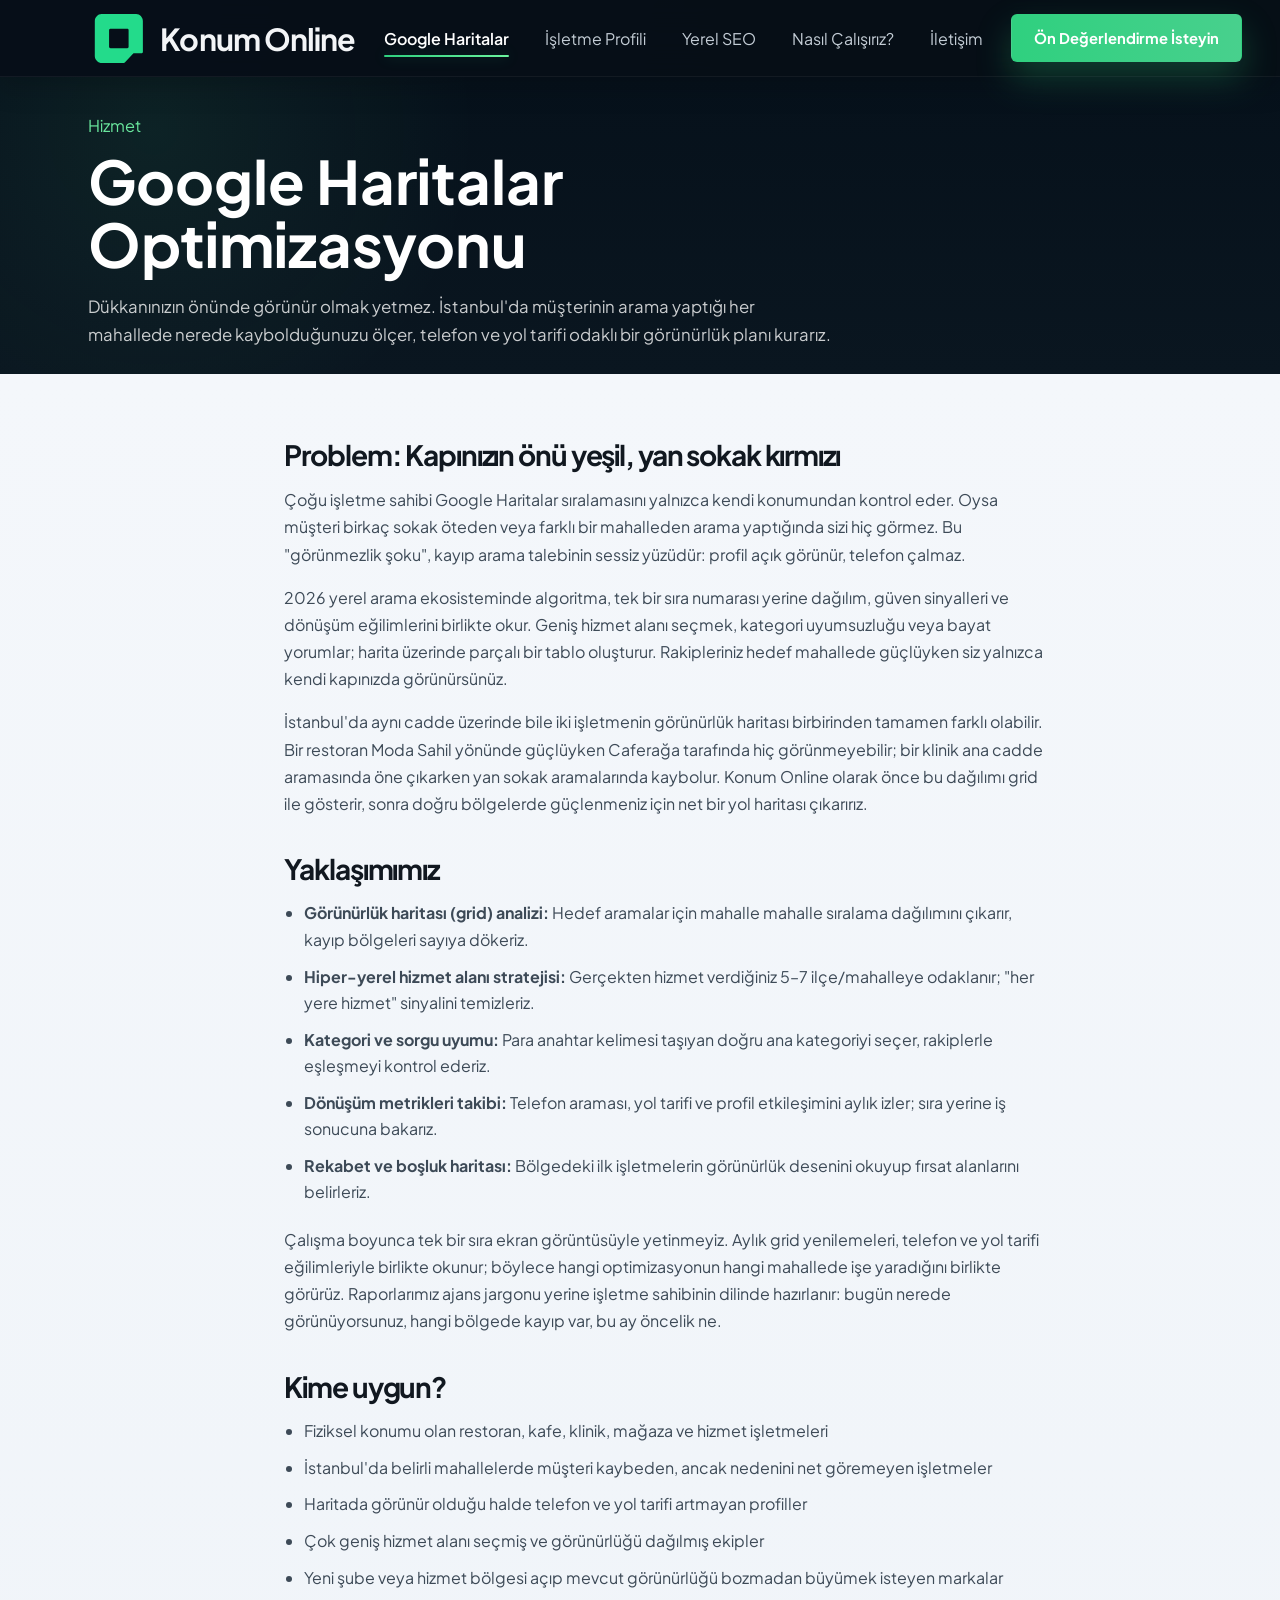
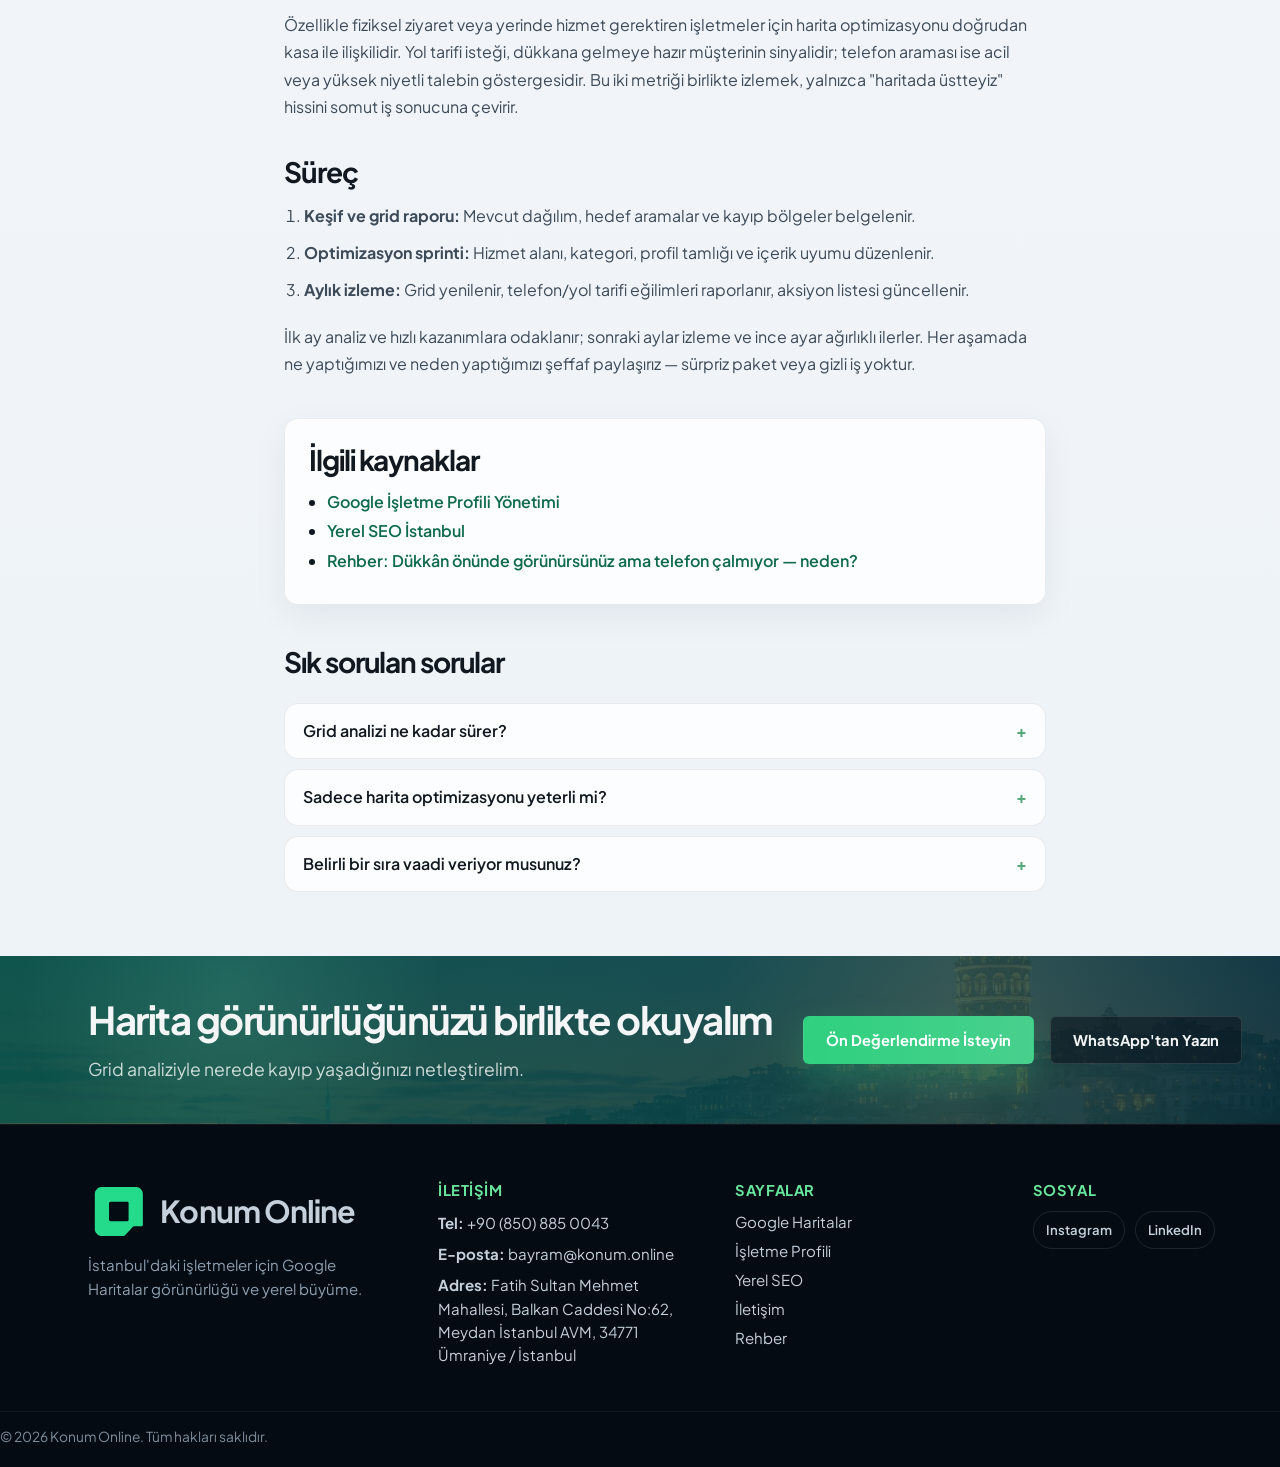
<file: google-haritalar-optimizasyonu/index.html>
<!DOCTYPE html>
<html lang="tr">

<head>
  <meta charset="UTF-8">
  <meta name="viewport" content="width=device-width, initial-scale=1.0">
  <title>Google Haritalar Optimizasyonu | Konum Online</title>
  <meta name="description"
    content="İstanbul işletmeleri için mahalle bazlı Google Haritalar görünürlüğü: grid analizi, sıralama dağılımı ve telefon/yol tarifi odaklı optimizasyon.">
  <link rel="canonical" href="https://konum.online/google-haritalar-optimizasyonu/">
  <meta property="og:type" content="website">
  <meta property="og:site_name" content="Konum Online">
  <meta property="og:title" content="Google Haritalar Optimizasyonu | Konum Online">
  <meta property="og:description"
    content="İstanbul işletmeleri için mahalle bazlı Google Haritalar görünürlüğü: grid analizi, sıralama dağılımı ve telefon/yol tarifi odaklı optimizasyon.">
  <meta property="og:url" content="https://konum.online/google-haritalar-optimizasyonu/">
  <meta property="og:image" content="https://konum.online/assets/cta-istanbul.webp">
  <meta property="og:locale" content="tr_TR">
  <meta name="twitter:card" content="summary_large_image">
  <meta name="twitter:title" content="Google Haritalar Optimizasyonu | Konum Online">
  <meta name="twitter:description"
    content="Mahalle bazlı grid analizi ve telefon/yol tarifi odaklı Google Haritalar optimizasyonu.">
  <meta name="twitter:image" content="https://konum.online/assets/cta-istanbul.webp">
  <link rel="preconnect" href="https://fonts.googleapis.com">
  <link rel="preconnect" href="https://fonts.gstatic.com" crossorigin>
  <link href="https://fonts.googleapis.com/css2?family=Plus+Jakarta+Sans:wght@400;500;600;700;800&display=swap"
    rel="stylesheet">
  <link rel="icon"
    href="data:image/svg+xml,%3Csvg xmlns='http://www.w3.org/2000/svg' viewBox='0 0 32 32'%3E%3Cdefs%3E%3ClinearGradient id='g' x1='0' y1='0' x2='0' y2='1'%3E%3Cstop stop-color='%236bf49e'/%3E%3Cstop offset='1' stop-color='%231faf66'/%3E%3C/linearGradient%3E%3C/defs%3E%3Cpath fill='url(%23g)' d='M16 2c-5 0-9 4-9 9 0 7 9 19 9 19s9-12 9-19c0-5-4-9-9-9Zm0 13a4 4 0 1 1 0-8 4 4 0 0 1 0 8Z'/%3E%3C/svg%3E">
  <link rel="stylesheet" href="../css/style.css">
</head>

<body>
  <header class="topbar">
    <div class="container nav">
      <a class="brand" href="/">
        <img class="brand-pin" src="../assets/Logo_White.svg" alt="Konum Online logo" width="60" height="60">
        <span>Konum Online</span>
      </a>
      <button class="nav-toggle" type="button" aria-expanded="false" aria-controls="site-nav" aria-label="Menüyü aç">
        <span></span><span></span><span></span>
      </button>
      <nav class="nav-links" id="site-nav">
        <a class="active" href="/google-haritalar-optimizasyonu/">Google Haritalar</a>
        <a href="/google-isletme-profili-yonetimi/">İşletme Profili</a>
        <a href="/yerel-seo-istanbul/">Yerel SEO</a>
        <a href="/#process">Nasıl Çalışırız?</a>
        <a href="/iletisim/">İletişim</a>
        <a class="btn btn-primary nav-cta-mobile" href="/iletisim/">Ön Değerlendirme İsteyin</a>
      </nav>
      <a class="btn btn-primary nav-cta-desktop" href="/iletisim/">Ön Değerlendirme İsteyin</a>
    </div>
  </header>

  <main>
    <section class="page-hero">
      <div class="container">
        <div class="section-tag">Hizmet</div>
        <h1>Google Haritalar Optimizasyonu</h1>
        <p class="lead">Dükkanınızın önünde görünür olmak yetmez. İstanbul'da müşterinin arama yaptığı her mahallede
          nerede kaybolduğunuzu ölçer, telefon ve yol tarifi odaklı bir görünürlük planı kurarız.</p>
      </div>
    </section>

    <section class="page-section">
      <div class="container prose">
        <h2>Problem: Kapınızın önü yeşil, yan sokak kırmızı</h2>
        <p>Çoğu işletme sahibi Google Haritalar sıralamasını yalnızca kendi konumundan kontrol eder. Oysa müşteri birkaç
          sokak öteden veya farklı bir mahalleden arama yaptığında sizi hiç görmez. Bu "görünmezlik şoku", kayıp arama
          talebinin sessiz yüzüdür: profil açık görünür, telefon çalmaz.</p>
        <p>2026 yerel arama ekosisteminde algoritma, tek bir sıra numarası yerine dağılım, güven sinyalleri ve dönüşüm
          eğilimlerini birlikte okur. Geniş hizmet alanı seçmek, kategori uyumsuzluğu veya bayat yorumlar; harita
          üzerinde parçalı bir tablo oluşturur. Rakipleriniz hedef mahallede güçlüyken siz yalnızca kendi kapınızda
          görünürsünüz.</p>
        <p>İstanbul'da aynı cadde üzerinde bile iki işletmenin görünürlük haritası birbirinden tamamen farklı olabilir.
          Bir restoran Moda Sahil yönünde güçlüyken Caferağa tarafında hiç görünmeyebilir; bir klinik ana cadde aramasında
          öne çıkarken yan sokak aramalarında kaybolur. Konum Online olarak önce bu dağılımı grid ile gösterir, sonra
          doğru bölgelerde güçlenmeniz için net bir yol haritası çıkarırız.</p>

        <h2>Yaklaşımımız</h2>
        <ul class="approach-list">
          <li><strong>Görünürlük haritası (grid) analizi:</strong> Hedef aramalar için mahalle mahalle sıralama
            dağılımını çıkarır, kayıp bölgeleri sayıya dökeriz.</li>
          <li><strong>Hiper-yerel hizmet alanı stratejisi:</strong> Gerçekten hizmet verdiğiniz 5–7 ilçe/mahalleye
            odaklanır; "her yere hizmet" sinyalini temizleriz.</li>
          <li><strong>Kategori ve sorgu uyumu:</strong> Para anahtar kelimesi taşıyan doğru ana kategoriyi seçer,
            rakiplerle eşleşmeyi kontrol ederiz.</li>
          <li><strong>Dönüşüm metrikleri takibi:</strong> Telefon araması, yol tarifi ve profil etkileşimini aylık
            izler; sıra yerine iş sonucuna bakarız.</li>
          <li><strong>Rekabet ve boşluk haritası:</strong> Bölgedeki ilk işletmelerin görünürlük desenini okuyup
            fırsat alanlarını belirleriz.</li>
        </ul>
        <p>Çalışma boyunca tek bir sıra ekran görüntüsüyle yetinmeyiz. Aylık grid yenilemeleri, telefon ve yol tarifi
          eğilimleriyle birlikte okunur; böylece hangi optimizasyonun hangi mahallede işe yaradığını birlikte görürüz.
          Raporlarımız ajans jargonu yerine işletme sahibinin dilinde hazırlanır: bugün nerede görünüyorsunuz, hangi
          bölgede kayıp var, bu ay öncelik ne.</p>

        <h2>Kime uygun?</h2>
        <ul class="fit-list">
          <li>Fiziksel konumu olan restoran, kafe, klinik, mağaza ve hizmet işletmeleri</li>
          <li>İstanbul'da belirli mahallelerde müşteri kaybeden, ancak nedenini net göremeyen işletmeler</li>
          <li>Haritada görünür olduğu halde telefon ve yol tarifi artmayan profiller</li>
          <li>Çok geniş hizmet alanı seçmiş ve görünürlüğü dağılmış ekipler</li>
          <li>Yeni şube veya hizmet bölgesi açıp mevcut görünürlüğü bozmadan büyümek isteyen markalar</li>
        </ul>
        <p>Özellikle fiziksel ziyaret veya yerinde hizmet gerektiren işletmeler için harita optimizasyonu doğrudan kasa
          ile ilişkilidir. Yol tarifi isteği, dükkana gelmeye hazır müşterinin sinyalidir; telefon araması ise acil veya
          yüksek niyetli talebin göstergesidir. Bu iki metriği birlikte izlemek, yalnızca "haritada üstteyiz" hissini
          somut iş sonucuna çevirir.</p>

        <h2>Süreç</h2>
        <ol class="process-list">
          <li><strong>Keşif ve grid raporu:</strong> Mevcut dağılım, hedef aramalar ve kayıp bölgeler belgelenir.</li>
          <li><strong>Optimizasyon sprinti:</strong> Hizmet alanı, kategori, profil tamlığı ve içerik uyumu düzenlenir.
          </li>
          <li><strong>Aylık izleme:</strong> Grid yenilenir, telefon/yol tarifi eğilimleri raporlanır, aksiyon listesi
            güncellenir.</li>
        </ol>
        <p>İlk ay analiz ve hızlı kazanımlara odaklanır; sonraki aylar izleme ve ince ayar ağırlıklı ilerler. Her
          aşamada ne yaptığımızı ve neden yaptığımızı şeffaf paylaşırız — sürpriz paket veya gizli iş yoktur.</p>

        <aside class="related-box">
          <h2>İlgili kaynaklar</h2>
          <ul>
            <li><a href="/google-isletme-profili-yonetimi/">Google İşletme Profili Yönetimi</a></li>
            <li><a href="/yerel-seo-istanbul/">Yerel SEO İstanbul</a></li>
            <li><a href="/rehber/dukkaninizin-onunde-birincisiniz-ama-telefon-calmiyor/">Rehber: Dükkân önünde
                görünürsünüz ama telefon çalmıyor — neden?</a></li>
          </ul>
        </aside>

        <div class="page-faq faq-list">
          <h2>Sık sorulan sorular</h2>
          <details class="faq-item">
            <summary>Grid analizi ne kadar sürer?</summary>
            <p>İlk rapor genelde 3–5 iş günü içinde hazırlanır. Hedef arama listesi ve bölge netleştikçe süre kısalır.
            </p>
          </details>
          <details class="faq-item">
            <summary>Sadece harita optimizasyonu yeterli mi?</summary>
            <p>Profil ve web sitesi uyumlu olduğunda sonuçlar güçlenir. Gerekirse işletme profili ve yerel SEO
              hizmetleriyle birlikte ilerleriz.</p>
          </details>
          <details class="faq-item">
            <summary>Belirli bir sıra vaadi veriyor musunuz?</summary>
            <p>Hayır. Odak noktamız görünürlük dağılımını iyileştirmek ve ölçülebilir dönüşüm sinyallerini artırmaktır.
            </p>
          </details>
        </div>
      </div>
    </section>

    <section class="cta-band">
      <div class="container cta-inner">
        <div>
          <h2>Harita görünürlüğünüzü birlikte okuyalım</h2>
          <p>Grid analiziyle nerede kayıp yaşadığınızı netleştirelim.</p>
        </div>
        <div class="cta-actions">
          <a class="btn btn-primary" href="/iletisim/">Ön Değerlendirme İsteyin</a>
          <a class="btn btn-outline"
            href="https://wa.me/908508850043?text=Merhaba%2C%20Google%20Haritalar%20optimizasyonu%20hakk%C4%B1nda%20bilgi%20almak%20istiyorum.">WhatsApp'tan
            Yazın</a>
        </div>
      </div>
    </section>
  </main>

  <footer class="site-footer">
    <div class="container footer-grid">
      <div class="footer-brand">
        <a class="brand" href="/">
          <img class="brand-pin" src="../assets/Logo_White.svg" alt="Konum Online logo" width="48" height="48">
          <span>Konum Online</span>
        </a>
        <p>İstanbul'daki işletmeler için Google Haritalar görünürlüğü ve yerel büyüme.</p>
      </div>
      <div class="footer-block footer-nap">
        <h3>İletişim</h3>
        <p><strong>Tel:</strong> <a href="tel:+908508850043">+90 (850) 885 0043</a></p>
        <p><strong>E-posta:</strong> <a href="mailto:bayram@konum.online">bayram@konum.online</a></p>
        <p><strong>Adres:</strong> Fatih Sultan Mehmet Mahallesi, Balkan Caddesi No:62, Meydan İstanbul AVM, 34771 Ümraniye / İstanbul</p>
      </div>
      <div class="footer-block footer-links">
        <h3>Sayfalar</h3>
        <ul>
          <li><a href="/google-haritalar-optimizasyonu/">Google Haritalar</a></li>
          <li><a href="/google-isletme-profili-yonetimi/">İşletme Profili</a></li>
          <li><a href="/yerel-seo-istanbul/">Yerel SEO</a></li>
          <li><a href="/iletisim/">İletişim</a></li>
          <li><a href="/rehber/">Rehber</a></li>
        </ul>
      </div>
      <div class="footer-block">
        <h3>Sosyal</h3>
                <div class="footer-social">
          <a href="https://instagram.com/konumonline" rel="noopener noreferrer" target="_blank" aria-label="Instagram">Instagram</a>
          <a href="https://linkedin.com/company/konumonline" rel="noopener noreferrer" target="_blank" aria-label="LinkedIn">LinkedIn</a>
        </div>
      </div>
    </div>
    <div class="container footer-bottom">
      <p>© 2026 Konum Online. Tüm hakları saklıdır.</p>
    </div>
  </footer>

  <script src="../js/analytics.js" defer></script>
  <script src="../js/main.js"></script>
</body>

</html>
</file>
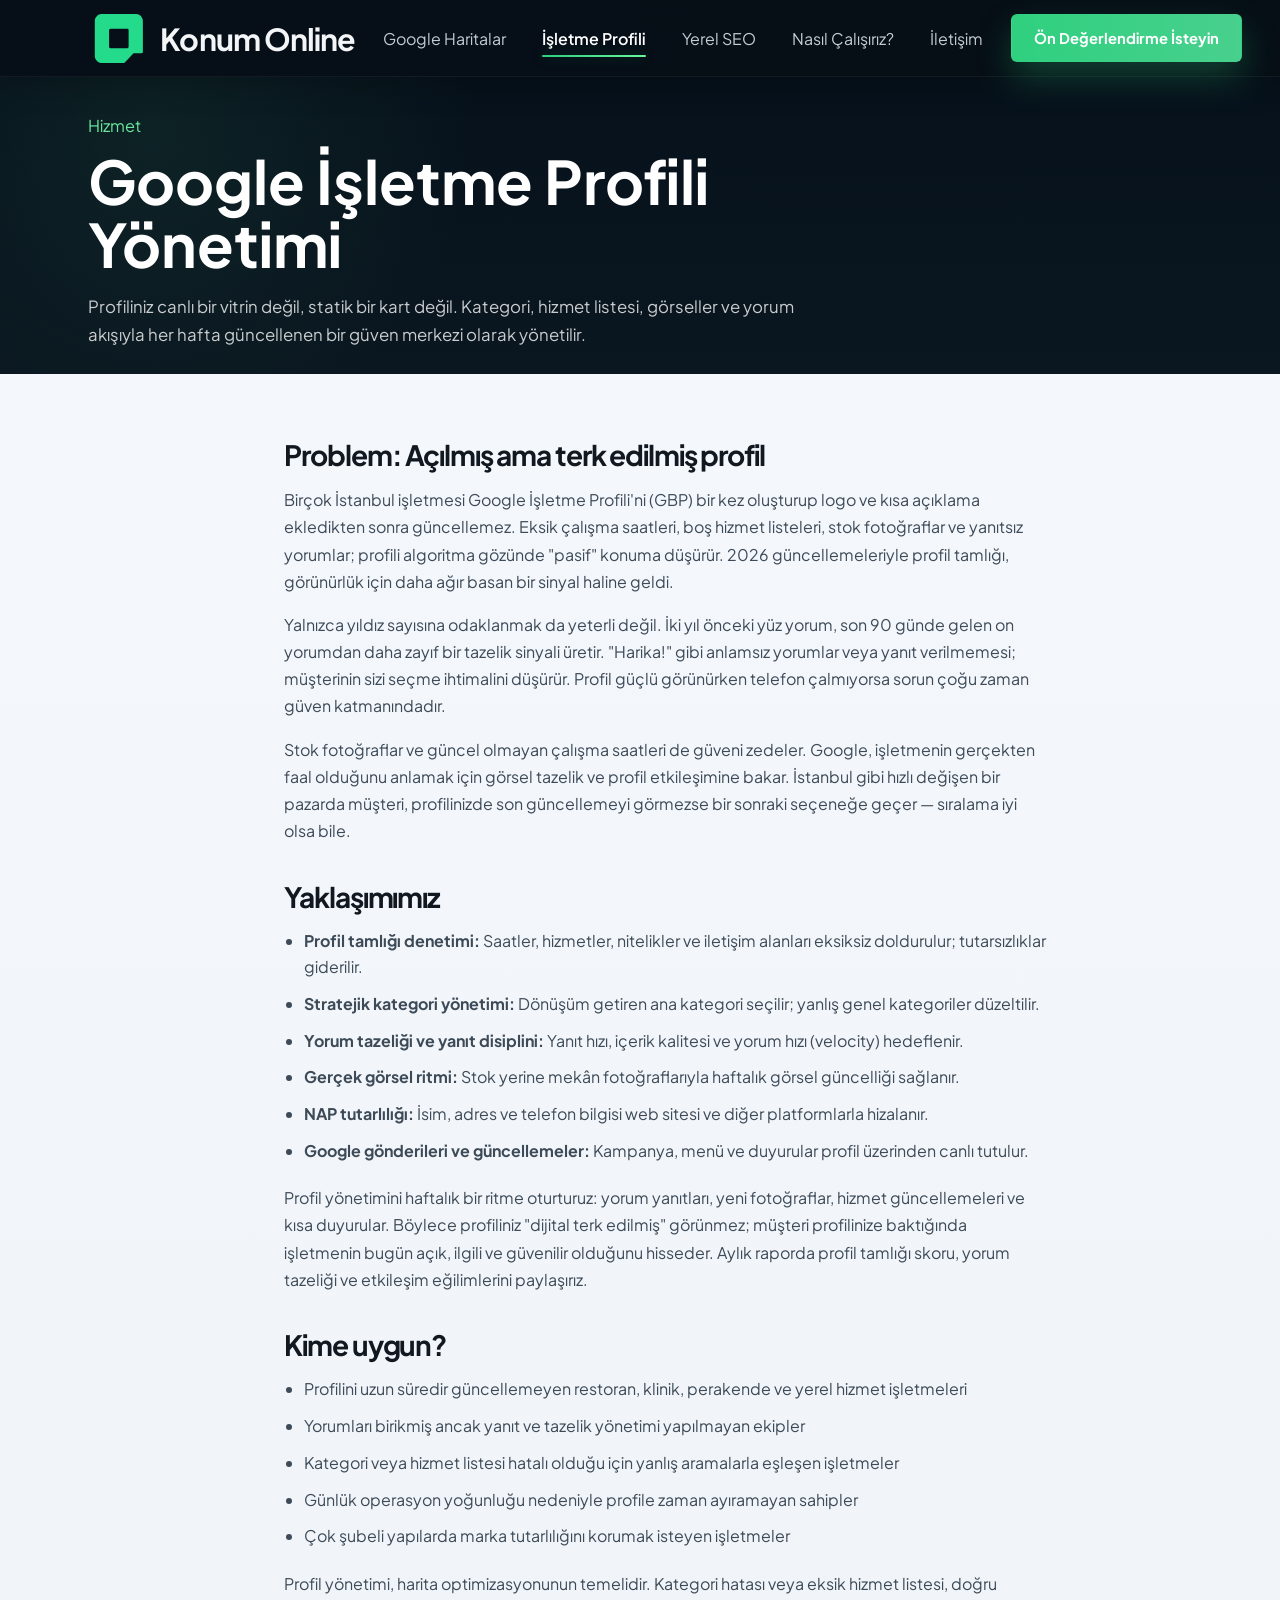
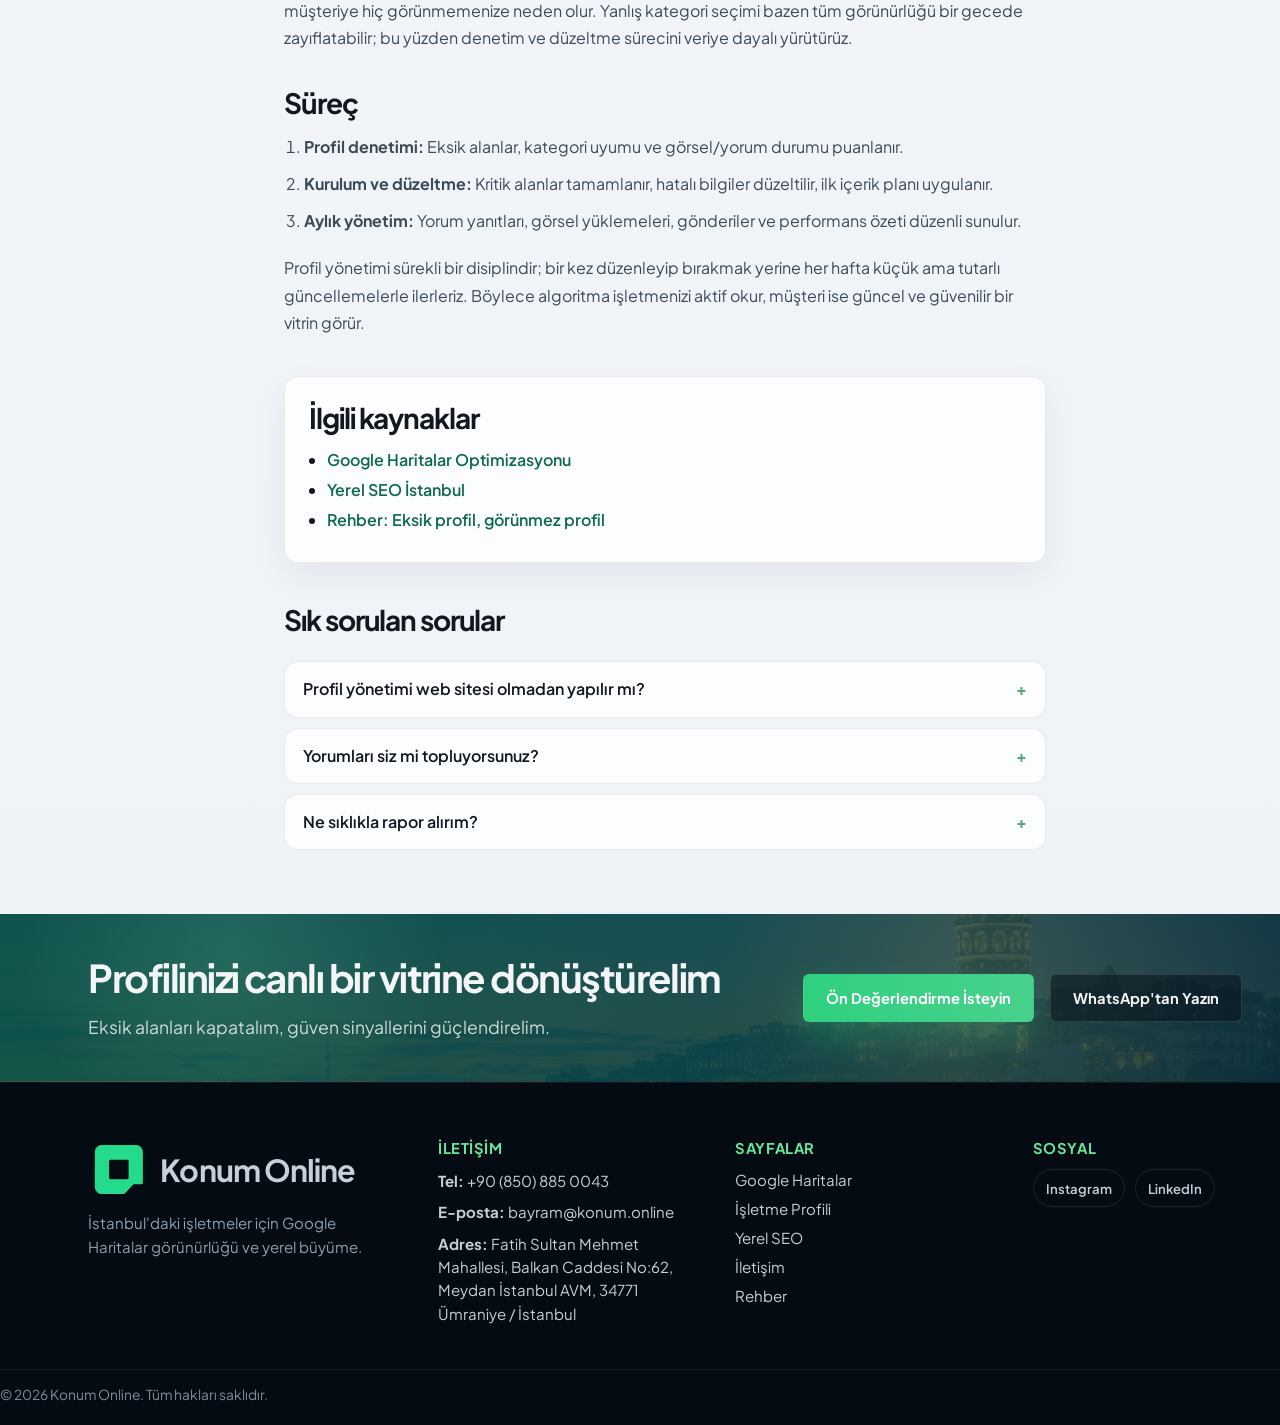
<file: google-isletme-profili-yonetimi/index.html>
<!DOCTYPE html>
<html lang="tr">

<head>
  <meta charset="UTF-8">
  <meta name="viewport" content="width=device-width, initial-scale=1.0">
  <title>Google İşletme Profili Yönetimi | Konum Online</title>
  <meta name="description"
    content="İstanbul işletmeleri için Google İşletme Profili yönetimi: profil tamlığı, kategori, yorum tazeliği ve görsel güncelliği ile güven inşası.">
  <link rel="canonical" href="https://konum.online/google-isletme-profili-yonetimi/">
  <meta property="og:type" content="website">
  <meta property="og:site_name" content="Konum Online">
  <meta property="og:title" content="Google İşletme Profili Yönetimi | Konum Online">
  <meta property="og:description"
    content="İstanbul işletmeleri için Google İşletme Profili yönetimi: profil tamlığı, kategori, yorum tazeliği ve görsel güncelliği ile güven inşası.">
  <meta property="og:url" content="https://konum.online/google-isletme-profili-yonetimi/">
  <meta property="og:image" content="https://konum.online/assets/cta-istanbul.webp">
  <meta property="og:locale" content="tr_TR">
  <meta name="twitter:card" content="summary_large_image">
  <meta name="twitter:title" content="Google İşletme Profili Yönetimi | Konum Online">
  <meta name="twitter:description"
    content="Profil tamlığı, kategori stratejisi ve yorum yönetimi ile güven inşası.">
  <meta name="twitter:image" content="https://konum.online/assets/cta-istanbul.webp">
  <link rel="preconnect" href="https://fonts.googleapis.com">
  <link rel="preconnect" href="https://fonts.gstatic.com" crossorigin>
  <link href="https://fonts.googleapis.com/css2?family=Plus+Jakarta+Sans:wght@400;500;600;700;800&display=swap"
    rel="stylesheet">
  <link rel="icon"
    href="data:image/svg+xml,%3Csvg xmlns='http://www.w3.org/2000/svg' viewBox='0 0 32 32'%3E%3Cdefs%3E%3ClinearGradient id='g' x1='0' y1='0' x2='0' y2='1'%3E%3Cstop stop-color='%236bf49e'/%3E%3Cstop offset='1' stop-color='%231faf66'/%3E%3C/linearGradient%3E%3C/defs%3E%3Cpath fill='url(%23g)' d='M16 2c-5 0-9 4-9 9 0 7 9 19 9 19s9-12 9-19c0-5-4-9-9-9Zm0 13a4 4 0 1 1 0-8 4 4 0 0 1 0 8Z'/%3E%3C/svg%3E">
  <link rel="stylesheet" href="../css/style.css">
</head>

<body>
  <header class="topbar">
    <div class="container nav">
      <a class="brand" href="/">
        <img class="brand-pin" src="../assets/Logo_White.svg" alt="Konum Online logo" width="60" height="60">
        <span>Konum Online</span>
      </a>
      <button class="nav-toggle" type="button" aria-expanded="false" aria-controls="site-nav" aria-label="Menüyü aç">
        <span></span><span></span><span></span>
      </button>
      <nav class="nav-links" id="site-nav">
        <a href="/google-haritalar-optimizasyonu/">Google Haritalar</a>
        <a class="active" href="/google-isletme-profili-yonetimi/">İşletme Profili</a>
        <a href="/yerel-seo-istanbul/">Yerel SEO</a>
        <a href="/#process">Nasıl Çalışırız?</a>
        <a href="/iletisim/">İletişim</a>
        <a class="btn btn-primary nav-cta-mobile" href="/iletisim/">Ön Değerlendirme İsteyin</a>
      </nav>
      <a class="btn btn-primary nav-cta-desktop" href="/iletisim/">Ön Değerlendirme İsteyin</a>
    </div>
  </header>

  <main>
    <section class="page-hero">
      <div class="container">
        <div class="section-tag">Hizmet</div>
        <h1>Google İşletme Profili Yönetimi</h1>
        <p class="lead">Profiliniz canlı bir vitrin değil, statik bir kart değil. Kategori, hizmet listesi, görseller ve
          yorum akışıyla her hafta güncellenen bir güven merkezi olarak yönetilir.</p>
      </div>
    </section>

    <section class="page-section">
      <div class="container prose">
        <h2>Problem: Açılmış ama terk edilmiş profil</h2>
        <p>Birçok İstanbul işletmesi Google İşletme Profili'ni (GBP) bir kez oluşturup logo ve kısa açıklama ekledikten
          sonra güncellemez. Eksik çalışma saatleri, boş hizmet listeleri, stok fotoğraflar ve yanıtsız yorumlar; profili
          algoritma gözünde "pasif" konuma düşürür. 2026 güncellemeleriyle profil tamlığı, görünürlük için daha ağır
          basan bir sinyal haline geldi.</p>
        <p>Yalnızca yıldız sayısına odaklanmak da yeterli değil. İki yıl önceki yüz yorum, son 90 günde gelen on
          yorumdan daha zayıf bir tazelik sinyali üretir. "Harika!" gibi anlamsız yorumlar veya yanıt verilmemesi;
          müşterinin sizi seçme ihtimalini düşürür. Profil güçlü görünürken telefon çalmıyorsa sorun çoğu zaman
          güven katmanındadır.</p>
        <p>Stok fotoğraflar ve güncel olmayan çalışma saatleri de güveni zedeler. Google, işletmenin gerçekten faal
          olduğunu anlamak için görsel tazelik ve profil etkileşimine bakar. İstanbul gibi hızlı değişen bir pazarda
          müşteri, profilinizde son güncellemeyi görmezse bir sonraki seçeneğe geçer — sıralama iyi olsa bile.</p>

        <h2>Yaklaşımımız</h2>
        <ul class="approach-list">
          <li><strong>Profil tamlığı denetimi:</strong> Saatler, hizmetler, nitelikler ve iletişim alanları eksiksiz
            doldurulur; tutarsızlıklar giderilir.</li>
          <li><strong>Stratejik kategori yönetimi:</strong> Dönüşüm getiren ana kategori seçilir; yanlış genel
            kategoriler düzeltilir.</li>
          <li><strong>Yorum tazeliği ve yanıt disiplini:</strong> Yanıt hızı, içerik kalitesi ve yorum hızı (velocity)
            hedeflenir.</li>
          <li><strong>Gerçek görsel ritmi:</strong> Stok yerine mekân fotoğraflarıyla haftalık görsel güncelliği
            sağlanır.</li>
          <li><strong>NAP tutarlılığı:</strong> İsim, adres ve telefon bilgisi web sitesi ve diğer platformlarla
            hizalanır.</li>
          <li><strong>Google gönderileri ve güncellemeler:</strong> Kampanya, menü ve duyurular profil üzerinden canlı
            tutulur.</li>
        </ul>
        <p>Profil yönetimini haftalık bir ritme oturturuz: yorum yanıtları, yeni fotoğraflar, hizmet güncellemeleri ve
          kısa duyurular. Böylece profiliniz "dijital terk edilmiş" görünmez; müşteri profilinize baktığında işletmenin
          bugün açık, ilgili ve güvenilir olduğunu hisseder. Aylık raporda profil tamlığı skoru, yorum tazeliği ve
          etkileşim eğilimlerini paylaşırız.</p>

        <h2>Kime uygun?</h2>
        <ul class="fit-list">
          <li>Profilini uzun süredir güncellemeyen restoran, klinik, perakende ve yerel hizmet işletmeleri</li>
          <li>Yorumları birikmiş ancak yanıt ve tazelik yönetimi yapılmayan ekipler</li>
          <li>Kategori veya hizmet listesi hatalı olduğu için yanlış aramalarla eşleşen işletmeler</li>
          <li>Günlük operasyon yoğunluğu nedeniyle profile zaman ayıramayan sahipler</li>
          <li>Çok şubeli yapılarda marka tutarlılığını korumak isteyen işletmeler</li>
        </ul>
        <p>Profil yönetimi, harita optimizasyonunun temelidir. Kategori hatası veya eksik hizmet listesi, doğru müşteriye
          hiç görünmemenize neden olur. Yanlış kategori seçimi bazen tüm görünürlüğü bir gecede zayıflatabilir; bu yüzden
          denetim ve düzeltme sürecini veriye dayalı yürütürüz.</p>

        <h2>Süreç</h2>
        <ol class="process-list">
          <li><strong>Profil denetimi:</strong> Eksik alanlar, kategori uyumu ve görsel/yorum durumu puanlanır.</li>
          <li><strong>Kurulum ve düzeltme:</strong> Kritik alanlar tamamlanır, hatalı bilgiler düzeltilir, ilk içerik
            planı uygulanır.</li>
          <li><strong>Aylık yönetim:</strong> Yorum yanıtları, görsel yüklemeleri, gönderiler ve performans özeti
            düzenli sunulur.</li>
        </ol>
        <p>Profil yönetimi sürekli bir disiplindir; bir kez düzenleyip bırakmak yerine her hafta küçük ama tutarlı
          güncellemelerle ilerleriz. Böylece algoritma işletmenizi aktif okur, müşteri ise güncel ve güvenilir bir vitrin
          görür.</p>

        <aside class="related-box">
          <h2>İlgili kaynaklar</h2>
          <ul>
            <li><a href="/google-haritalar-optimizasyonu/">Google Haritalar Optimizasyonu</a></li>
            <li><a href="/yerel-seo-istanbul/">Yerel SEO İstanbul</a></li>
            <li><a href="/rehber/eksik-google-profili-gorunmez-profil/">Rehber: Eksik profil, görünmez profil</a></li>
          </ul>
        </aside>

        <div class="page-faq faq-list">
          <h2>Sık sorulan sorular</h2>
          <details class="faq-item">
            <summary>Profil yönetimi web sitesi olmadan yapılır mı?</summary>
            <p>Evet, ancak web sitesi ve profil uyumlu olduğunda güven sinyalleri güçlenir. İhtiyaca göre aşamalı
              ilerleriz; önce profil, sonra web hizalaması mümkündür.</p>
          </details>
          <details class="faq-item">
            <summary>Yorumları siz mi topluyorsunuz?</summary>
            <p>Sahte veya manipülatif yöntemler kullanmayız. Müşteri deneyimine dayalı, sürdürülebilir yorum akışı ve
              yanıt süreçleri kurarız.</p>
          </details>
          <details class="faq-item">
            <summary>Ne sıklıkla rapor alırım?</summary>
            <p>Aylık özet raporda profil tamlığı, yorum tazeliği ve temel etkileşim eğilimlerini paylaşırız. İhtiyaç
              halinde kritik yorum veya kategori değişikliklerinde daha sık bilgilendirme yapılır.</p>
          </details>
        </div>
      </div>
    </section>

    <section class="cta-band">
      <div class="container cta-inner">
        <div>
          <h2>Profilinizi canlı bir vitrine dönüştürelim</h2>
          <p>Eksik alanları kapatalım, güven sinyallerini güçlendirelim.</p>
        </div>
        <div class="cta-actions">
          <a class="btn btn-primary" href="/iletisim/">Ön Değerlendirme İsteyin</a>
          <a class="btn btn-outline"
            href="https://wa.me/908508850043?text=Merhaba%2C%20i%C5%9Fletme%20profili%20y%C3%B6netimi%20hakk%C4%B1nda%20bilgi%20almak%20istiyorum.">WhatsApp'tan
            Yazın</a>
        </div>
      </div>
    </section>
  </main>

  <footer class="site-footer">
    <div class="container footer-grid">
      <div class="footer-brand">
        <a class="brand" href="/">
          <img class="brand-pin" src="../assets/Logo_White.svg" alt="Konum Online logo" width="48" height="48">
          <span>Konum Online</span>
        </a>
        <p>İstanbul'daki işletmeler için Google Haritalar görünürlüğü ve yerel büyüme.</p>
      </div>
      <div class="footer-block footer-nap">
        <h3>İletişim</h3>
        <p><strong>Tel:</strong> <a href="tel:+908508850043">+90 (850) 885 0043</a></p>
        <p><strong>E-posta:</strong> <a href="mailto:bayram@konum.online">bayram@konum.online</a></p>
        <p><strong>Adres:</strong> Fatih Sultan Mehmet Mahallesi, Balkan Caddesi No:62, Meydan İstanbul AVM, 34771 Ümraniye / İstanbul</p>
      </div>
      <div class="footer-block footer-links">
        <h3>Sayfalar</h3>
        <ul>
          <li><a href="/google-haritalar-optimizasyonu/">Google Haritalar</a></li>
          <li><a href="/google-isletme-profili-yonetimi/">İşletme Profili</a></li>
          <li><a href="/yerel-seo-istanbul/">Yerel SEO</a></li>
          <li><a href="/iletisim/">İletişim</a></li>
          <li><a href="/rehber/">Rehber</a></li>
        </ul>
      </div>
      <div class="footer-block">
        <h3>Sosyal</h3>
                <div class="footer-social">
          <a href="https://instagram.com/konumonline" rel="noopener noreferrer" target="_blank" aria-label="Instagram">Instagram</a>
          <a href="https://linkedin.com/company/konumonline" rel="noopener noreferrer" target="_blank" aria-label="LinkedIn">LinkedIn</a>
        </div>
      </div>
    </div>
    <div class="container footer-bottom">
      <p>© 2026 Konum Online. Tüm hakları saklıdır.</p>
    </div>
  </footer>

  <script src="../js/analytics.js" defer></script>
  <script src="../js/main.js"></script>
</body>

</html>
</file>
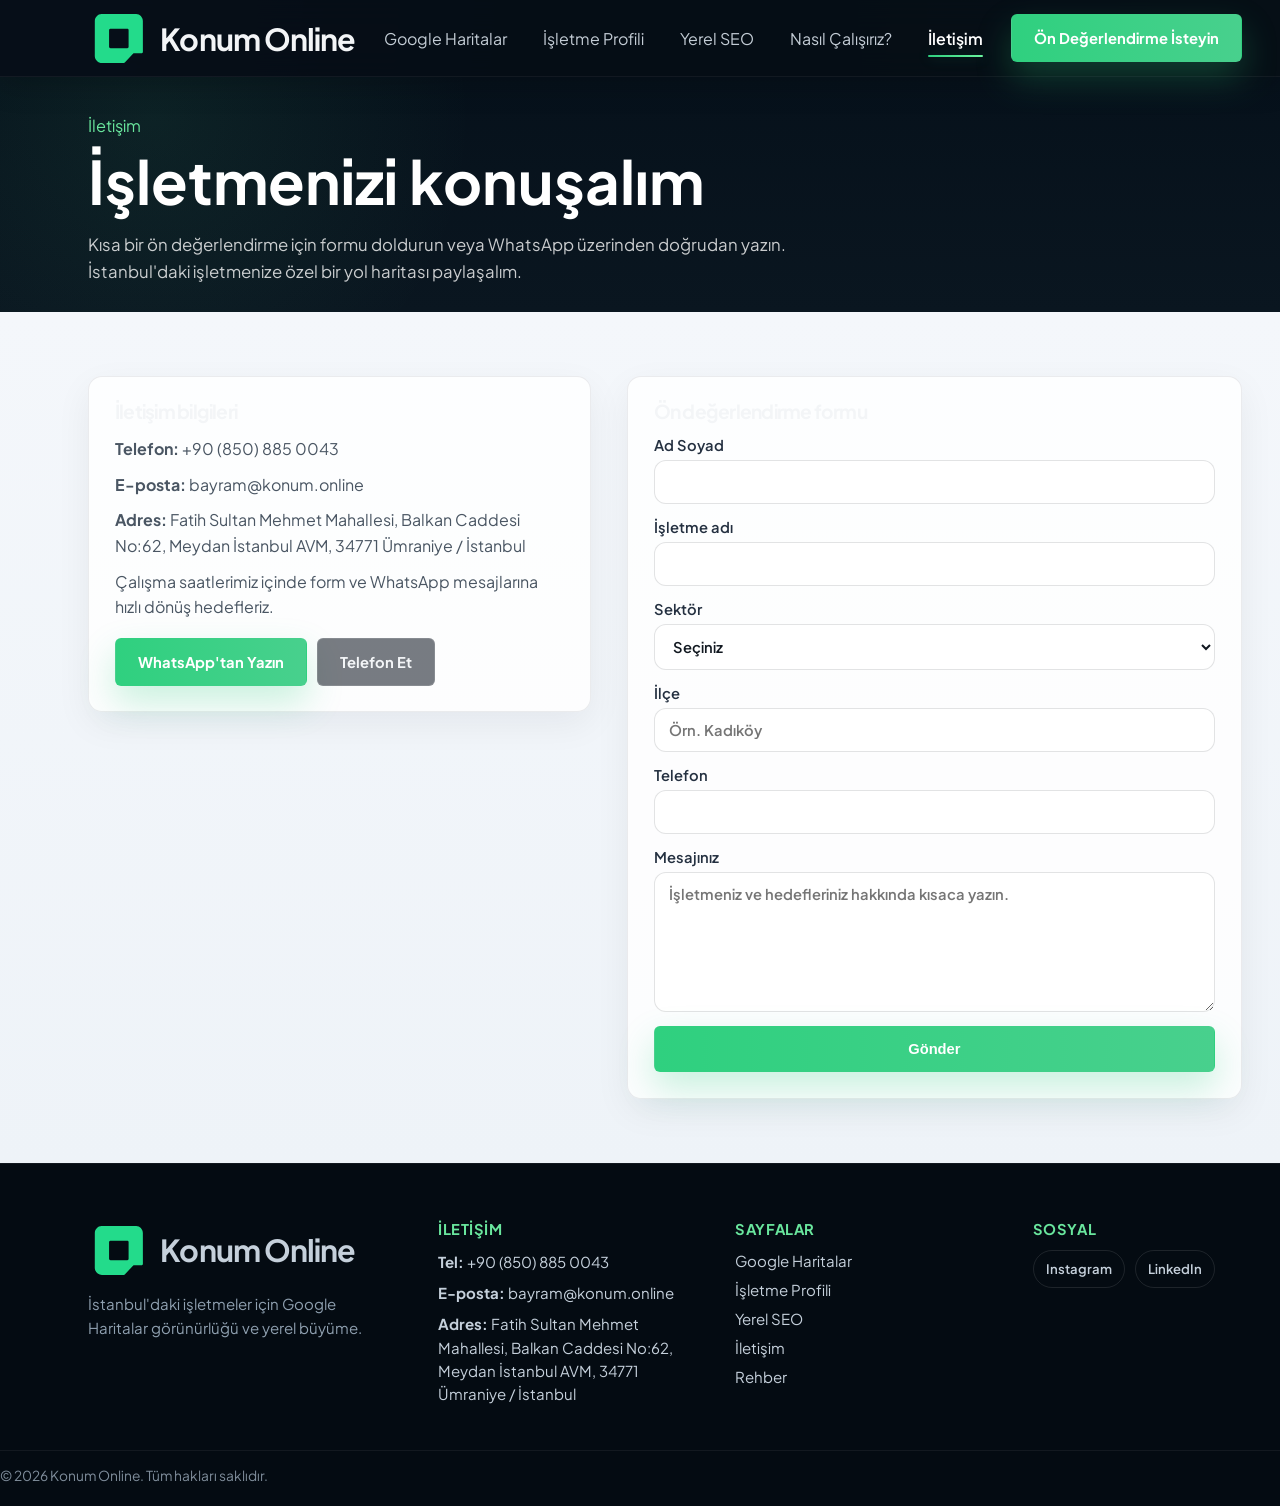
<file: iletisim/index.html>
<!DOCTYPE html>
<html lang="tr">

<head>
  <meta charset="UTF-8">
  <meta name="viewport" content="width=device-width, initial-scale=1.0">
  <title>İletişim | Konum Online</title>
  <meta name="description"
    content="Konum Online ile iletişime geçin: ön değerlendirme formu, telefon, e-posta ve WhatsApp. İstanbul'daki işletmeniz için yerel görünürlük desteği.">
  <link rel="canonical" href="https://konum.online/iletisim/">
  <meta property="og:type" content="website">
  <meta property="og:site_name" content="Konum Online">
  <meta property="og:title" content="İletişim | Konum Online">
  <meta property="og:description"
    content="Konum Online ile iletişime geçin: ön değerlendirme formu, telefon, e-posta ve WhatsApp. İstanbul'daki işletmeniz için yerel görünürlük desteği.">
  <meta property="og:url" content="https://konum.online/iletisim/">
  <meta property="og:image" content="https://konum.online/assets/cta-istanbul.webp">
  <meta property="og:locale" content="tr_TR">
  <meta name="twitter:card" content="summary_large_image">
  <meta name="twitter:title" content="İletişim | Konum Online">
  <meta name="twitter:description"
    content="Ön değerlendirme formu, telefon, e-posta ve WhatsApp ile Konum Online'a ulaşın.">
  <meta name="twitter:image" content="https://konum.online/assets/cta-istanbul.webp">
  <link rel="preconnect" href="https://fonts.googleapis.com">
  <link rel="preconnect" href="https://fonts.gstatic.com" crossorigin>
  <link href="https://fonts.googleapis.com/css2?family=Plus+Jakarta+Sans:wght@400;500;600;700;800&display=swap"
    rel="stylesheet">
  <link rel="icon"
    href="data:image/svg+xml,%3Csvg xmlns='http://www.w3.org/2000/svg' viewBox='0 0 32 32'%3E%3Cdefs%3E%3ClinearGradient id='g' x1='0' y1='0' x2='0' y2='1'%3E%3Cstop stop-color='%236bf49e'/%3E%3Cstop offset='1' stop-color='%231faf66'/%3E%3C/linearGradient%3E%3C/defs%3E%3Cpath fill='url(%23g)' d='M16 2c-5 0-9 4-9 9 0 7 9 19 9 19s9-12 9-19c0-5-4-9-9-9Zm0 13a4 4 0 1 1 0-8 4 4 0 0 1 0 8Z'/%3E%3C/svg%3E">
  <link rel="stylesheet" href="../css/style.css">
  <script type="application/ld+json">
  {
    "@context": "https://schema.org",
    "@type": "LocalBusiness",
    "name": "Konum Online",
    "url": "https://konum.online/",
    "telephone": "+908508850043",
    "email": "bayram@konum.online",
    "image": "https://konum.online/assets/cta-istanbul.webp",
    "address": {
      "@type": "PostalAddress",
      "streetAddress": "Fatih Sultan Mehmet Mahallesi, Balkan Caddesi No:62, Meydan İstanbul AVM",
      "addressLocality": "Ümraniye",
      "addressRegion": "İstanbul",
      "postalCode": "34771",
      "addressCountry": "TR"
    },
    "areaServed": {
      "@type": "City",
      "name": "İstanbul"
    },
    "sameAs": [
      "https://instagram.com/konumonline",
      "https://linkedin.com/company/konumonline",
      "https://x.com/konumonline",
      "https://facebook.com/konumonline",
      "https://youtube.com/@konumonline",
      "https://tiktok.com/@konumonline"
    ]
  }
  </script>
</head>

<body>
  <header class="topbar">
    <div class="container nav">
      <a class="brand" href="/">
        <img class="brand-pin" src="../assets/Logo_White.svg" alt="Konum Online logo" width="60" height="60">
        <span>Konum Online</span>
      </a>
      <button class="nav-toggle" type="button" aria-expanded="false" aria-controls="site-nav" aria-label="Menüyü aç">
        <span></span><span></span><span></span>
      </button>
      <nav class="nav-links" id="site-nav">
        <a href="/google-haritalar-optimizasyonu/">Google Haritalar</a>
        <a href="/google-isletme-profili-yonetimi/">İşletme Profili</a>
        <a href="/yerel-seo-istanbul/">Yerel SEO</a>
        <a href="/#process">Nasıl Çalışırız?</a>
        <a class="active" href="/iletisim/">İletişim</a>
        <a class="btn btn-primary nav-cta-mobile" href="/iletisim/">Ön Değerlendirme İsteyin</a>
      </nav>
      <a class="btn btn-primary nav-cta-desktop" href="/iletisim/">Ön Değerlendirme İsteyin</a>
    </div>
  </header>

  <main>
    <section class="page-hero">
      <div class="container">
        <div class="section-tag">İletişim</div>
        <h1>İşletmenizi konuşalım</h1>
        <p class="lead">Kısa bir ön değerlendirme için formu doldurun veya WhatsApp üzerinden doğrudan yazın. İstanbul'daki
          işletmenize özel bir yol haritası paylaşalım.</p>
      </div>
    </section>

    <section class="contact-section">
      <div class="container contact-grid">
        <div class="contact-card">
          <h2>İletişim bilgileri</h2>
          <p><strong>Telefon:</strong> <a href="tel:+908508850043">+90 (850) 885 0043</a></p>
          <p><strong>E-posta:</strong> <a href="mailto:bayram@konum.online">bayram@konum.online</a></p>
          <p><strong>Adres:</strong> Fatih Sultan Mehmet Mahallesi, Balkan Caddesi No:62, Meydan İstanbul AVM, 34771 Ümraniye / İstanbul</p>
          <p>Çalışma saatlerimiz içinde form ve WhatsApp mesajlarına hızlı dönüş hedefleriz.</p>
          <div class="contact-actions">
            <a class="btn btn-primary"
              href="https://wa.me/908508850043?text=Merhaba%2C%20%C3%B6n%20de%C4%9Ferlendirme%20almak%20istiyorum.">WhatsApp'tan
              Yazın</a>
            <a class="btn btn-outline" href="tel:+908508850043">Telefon Et</a>
          </div>
        </div>

        <div class="contact-form-card">
          <h2>Ön değerlendirme formu</h2>
            <form id="contact-form" class="contact-form" action="https://formsubmit.co/ajax/simsekoglu@gmail.com" data-form-endpoint="https://formsubmit.co/ajax/simsekoglu@gmail.com" data-whatsapp="908508850043" method="post" novalidate>
              <input type="hidden" name="_subject" value="Konum Online iletisim formu">
              <input type="hidden" name="_template" value="table">
              <input type="hidden" name="_captcha" value="false">
            <label>
              Ad Soyad
              <input type="text" name="name" autocomplete="name" required maxlength="120">
            </label>
            <label>
              İşletme adı
              <input type="text" name="business" autocomplete="organization" required maxlength="160">
            </label>
            <label>
              Sektör
              <select name="sector" required>
                <option value="">Seçiniz</option>
                <option value="Restoran / Kafe">Restoran / Kafe</option>
                <option value="Sağlık / Klinik">Sağlık / Klinik</option>
                <option value="Perakende / Mağaza">Perakende / Mağaza</option>
                <option value="Güzellik / Estetik">Güzellik / Estetik</option>
                <option value="Otomotiv / Servis">Otomotiv / Servis</option>
                <option value="Hizmet / Tamirat">Hizmet / Tamirat</option>
                <option value="Diğer">Diğer</option>
              </select>
            </label>
            <label>
              İlçe
              <input type="text" name="district" autocomplete="address-level2" required maxlength="80"
                placeholder="Örn. Kadıköy">
            </label>
            <label>
              Telefon
              <input type="tel" name="phone" autocomplete="tel" required maxlength="40">
            </label>
            <label>
              Mesajınız
              <textarea name="message" required maxlength="4000"
                placeholder="İşletmeniz ve hedefleriniz hakkında kısaca yazın."></textarea>
            </label>
            <div class="hp-field" aria-hidden="true">
              <label>
                Web siteniz
                <input type="text" name="_honey" tabindex="-1" autocomplete="off">
              </label>
            </div>
            <input type="hidden" name="form_ts" id="form_ts" value="">
            <button class="btn btn-primary" type="submit">Gönder</button>
            <div id="form-status" class="form-status" hidden tabindex="-1"></div>
          </form>
          <noscript>
            <p class="demo-disclaimer">JavaScript kapalıyken form normal POST ile gönderilir; sonuç bu sayfada
              gösterilir.</p>
          </noscript>
        </div>
      </div>
    </section>
  </main>

  <footer class="site-footer">
    <div class="container footer-grid">
      <div class="footer-brand">
        <a class="brand" href="/">
          <img class="brand-pin" src="../assets/Logo_White.svg" alt="Konum Online logo" width="48" height="48">
          <span>Konum Online</span>
        </a>
        <p>İstanbul'daki işletmeler için Google Haritalar görünürlüğü ve yerel büyüme.</p>
      </div>
      <div class="footer-block footer-nap">
        <h3>İletişim</h3>
        <p><strong>Tel:</strong> <a href="tel:+908508850043">+90 (850) 885 0043</a></p>
        <p><strong>E-posta:</strong> <a href="mailto:bayram@konum.online">bayram@konum.online</a></p>
        <p><strong>Adres:</strong> Fatih Sultan Mehmet Mahallesi, Balkan Caddesi No:62, Meydan İstanbul AVM, 34771 Ümraniye / İstanbul</p>
      </div>
      <div class="footer-block footer-links">
        <h3>Sayfalar</h3>
        <ul>
          <li><a href="/google-haritalar-optimizasyonu/">Google Haritalar</a></li>
          <li><a href="/google-isletme-profili-yonetimi/">İşletme Profili</a></li>
          <li><a href="/yerel-seo-istanbul/">Yerel SEO</a></li>
          <li><a href="/iletisim/">İletişim</a></li>
          <li><a href="/rehber/">Rehber</a></li>
        </ul>
      </div>
      <div class="footer-block">
        <h3>Sosyal</h3>
                <div class="footer-social">
          <a href="https://instagram.com/konumonline" rel="noopener noreferrer" target="_blank" aria-label="Instagram">Instagram</a>
          <a href="https://linkedin.com/company/konumonline" rel="noopener noreferrer" target="_blank" aria-label="LinkedIn">LinkedIn</a>
        </div>
      </div>
    </div>
    <div class="container footer-bottom">
      <p>© 2026 Konum Online. Tüm hakları saklıdır.</p>
    </div>
  </footer>

  <script src="../js/main.js"></script>
  <script src="../js/analytics.js" defer></script>
  <script src="../js/form.js"></script>
</body>

</html>
</file>
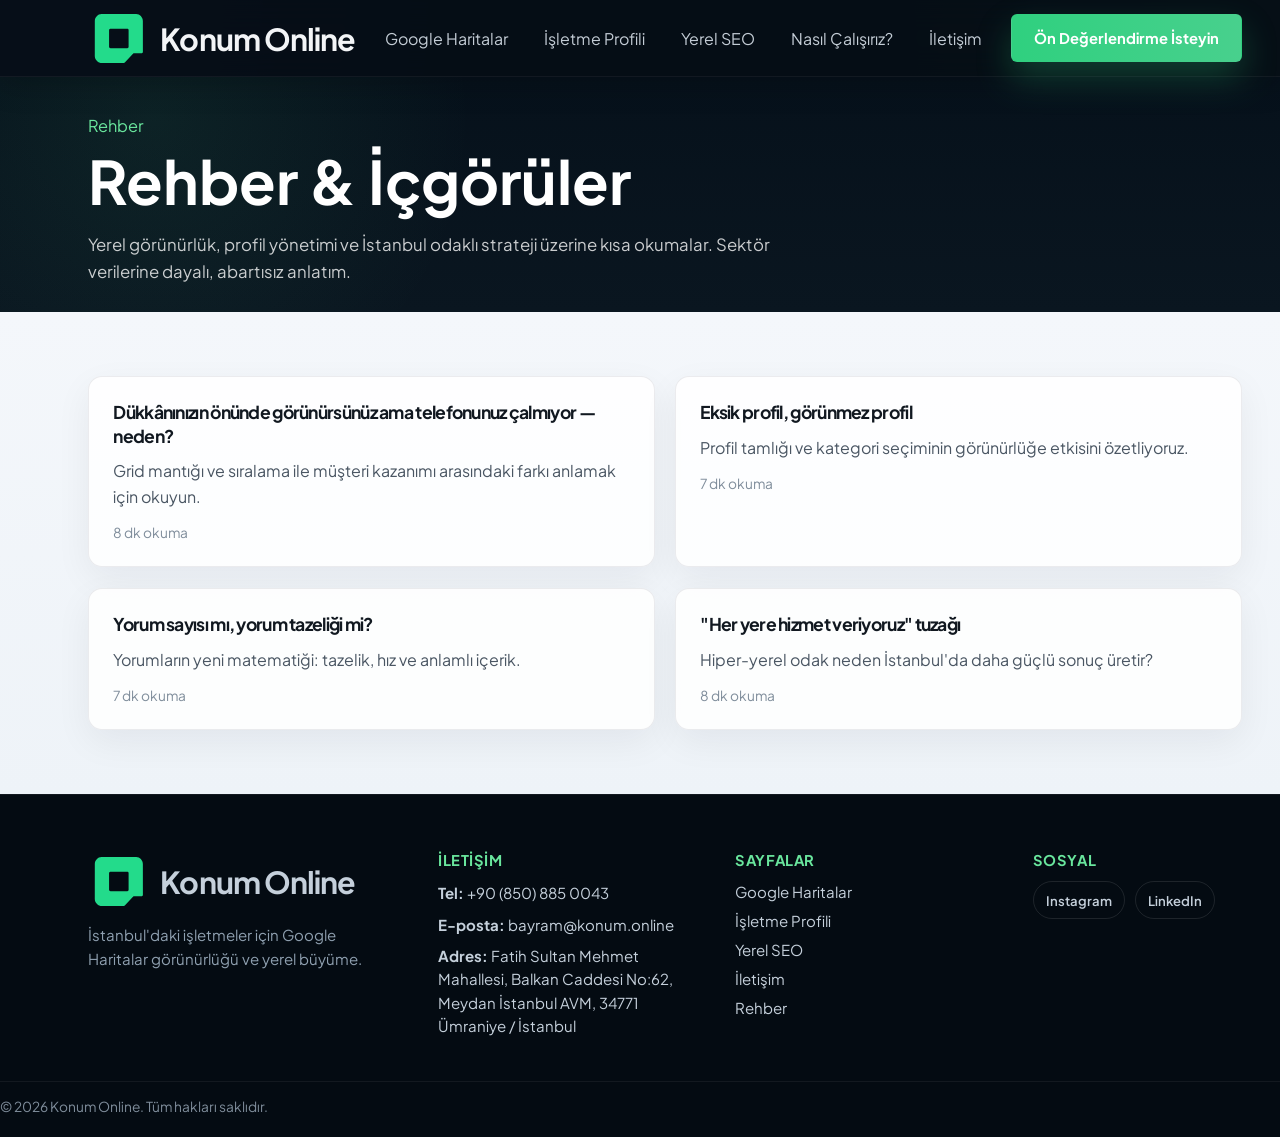
<file: rehber/index.html>
<!DOCTYPE html>
<html lang="tr">

<head>
  <meta charset="UTF-8">
  <meta name="viewport" content="width=device-width, initial-scale=1.0">
  <title>Rehber & İçgörüler | Konum Online</title>
  <meta name="description"
    content="Google Haritalar, işletme profili ve yerel SEO üzerine rehber makaleler. İstanbul işletmeleri için veri destekli içgörüler.">
  <link rel="canonical" href="https://konum.online/rehber/">
  <meta property="og:type" content="website">
  <meta property="og:site_name" content="Konum Online">
  <meta property="og:title" content="Rehber & İçgörüler | Konum Online">
  <meta property="og:description"
    content="Google Haritalar, işletme profili ve yerel SEO üzerine rehber makaleler. İstanbul işletmeleri için veri destekli içgörüler.">
  <meta property="og:url" content="https://konum.online/rehber/">
  <meta property="og:image" content="https://konum.online/assets/cta-istanbul.webp">
  <meta property="og:locale" content="tr_TR">
  <meta name="twitter:card" content="summary_large_image">
  <meta name="twitter:title" content="Rehber & İçgörüler | Konum Online">
  <meta name="twitter:description"
    content="Yerel görünürlük üzerine kısa okumalar ve sektör içgörüleri.">
  <meta name="twitter:image" content="https://konum.online/assets/cta-istanbul.webp">
  <link rel="preconnect" href="https://fonts.googleapis.com">
  <link rel="preconnect" href="https://fonts.gstatic.com" crossorigin>
  <link href="https://fonts.googleapis.com/css2?family=Plus+Jakarta+Sans:wght@400;500;600;700;800&display=swap"
    rel="stylesheet">
  <link rel="stylesheet" href="../css/style.css">
</head>

<body>
  <header class="topbar">
    <div class="container nav">
      <a class="brand" href="/">
        <img class="brand-pin" src="../assets/Logo_White.svg" alt="Konum Online logo" width="60" height="60">
        <span>Konum Online</span>
      </a>
      <button class="nav-toggle" type="button" aria-expanded="false" aria-controls="site-nav" aria-label="Menüyü aç">
        <span></span><span></span><span></span>
      </button>
      <nav class="nav-links" id="site-nav">
        <a href="/google-haritalar-optimizasyonu/">Google Haritalar</a>
        <a href="/google-isletme-profili-yonetimi/">İşletme Profili</a>
        <a href="/yerel-seo-istanbul/">Yerel SEO</a>
        <a href="/#process">Nasıl Çalışırız?</a>
        <a href="/iletisim/">İletişim</a>
        <a class="btn btn-primary nav-cta-mobile" href="/iletisim/">Ön Değerlendirme İsteyin</a>
      </nav>
      <a class="btn btn-primary nav-cta-desktop" href="/iletisim/">Ön Değerlendirme İsteyin</a>
    </div>
  </header>

  <main>
    <section class="page-hero">
      <div class="container">
        <div class="section-tag">Rehber</div>
        <h1>Rehber & İçgörüler</h1>
        <p class="lead">Yerel görünürlük, profil yönetimi ve İstanbul odaklı strateji üzerine kısa okumalar. Sektör
          verilerine dayalı, abartısız anlatım.</p>
      </div>
    </section>
    <section class="page-section">
      <div class="container">
        <div class="rehber-grid">
          <a class="rehber-card" href="/rehber/dukkaninizin-onunde-birincisiniz-ama-telefon-calmiyor/">
            <h2>Dükkânınızın önünde görünürsünüz ama telefonunuz çalmıyor — neden?</h2>
            <p>Grid mantığı ve sıralama ile müşteri kazanımı arasındaki farkı anlamak için okuyun.</p>
            <span class="meta">8 dk okuma</span>
          </a>
          <a class="rehber-card" href="/rehber/eksik-google-profili-gorunmez-profil/">
            <h2>Eksik profil, görünmez profil</h2>
            <p>Profil tamlığı ve kategori seçiminin görünürlüğe etkisini özetliyoruz.</p>
            <span class="meta">7 dk okuma</span>
          </a>
          <a class="rehber-card" href="/rehber/yorum-sayisi-mi-yorum-tazeligi-mi/">
            <h2>Yorum sayısı mı, yorum tazeliği mi?</h2>
            <p>Yorumların yeni matematiği: tazelik, hız ve anlamlı içerik.</p>
            <span class="meta">7 dk okuma</span>
          </a>
          <a class="rehber-card" href="/rehber/her-yere-hizmet-veriyoruz-tuzagi/">
            <h2>"Her yere hizmet veriyoruz" tuzağı</h2>
            <p>Hiper-yerel odak neden İstanbul'da daha güçlü sonuç üretir?</p>
            <span class="meta">8 dk okuma</span>
          </a>
        </div>
      </div>
    </section>
  </main>

  <footer class="site-footer">
    <div class="container footer-grid">
      <div class="footer-brand">
        <a class="brand" href="/">
          <img class="brand-pin" src="../assets/Logo_White.svg" alt="Konum Online logo" width="48" height="48">
          <span>Konum Online</span>
        </a>
        <p>İstanbul'daki işletmeler için Google Haritalar görünürlüğü ve yerel büyüme.</p>
      </div>
      <div class="footer-block footer-nap">
        <h3>İletişim</h3>
        <p><strong>Tel:</strong> <a href="tel:+908508850043">+90 (850) 885 0043</a></p>
        <p><strong>E-posta:</strong> <a href="mailto:bayram@konum.online">bayram@konum.online</a></p>
        <p><strong>Adres:</strong> Fatih Sultan Mehmet Mahallesi, Balkan Caddesi No:62, Meydan İstanbul AVM, 34771 Ümraniye / İstanbul</p>
      </div>
      <div class="footer-block footer-links">
        <h3>Sayfalar</h3>
        <ul>
          <li><a href="/google-haritalar-optimizasyonu/">Google Haritalar</a></li>
          <li><a href="/google-isletme-profili-yonetimi/">İşletme Profili</a></li>
          <li><a href="/yerel-seo-istanbul/">Yerel SEO</a></li>
          <li><a href="/iletisim/">İletişim</a></li>
          <li><a href="/rehber/">Rehber</a></li>
        </ul>
      </div>
      <div class="footer-block">
        <h3>Sosyal</h3>
                <div class="footer-social">
          <a href="https://instagram.com/konumonline" rel="noopener noreferrer" target="_blank" aria-label="Instagram">Instagram</a>
          <a href="https://linkedin.com/company/konumonline" rel="noopener noreferrer" target="_blank" aria-label="LinkedIn">LinkedIn</a>
        </div>
      </div>
    </div>
    <div class="container footer-bottom">
      <p>© 2026 Konum Online. Tüm hakları saklıdır.</p>
    </div>
  </footer>

  <script src="../js/analytics.js" defer></script>
  <script src="../js/main.js"></script>
</body>

</html>
</file>
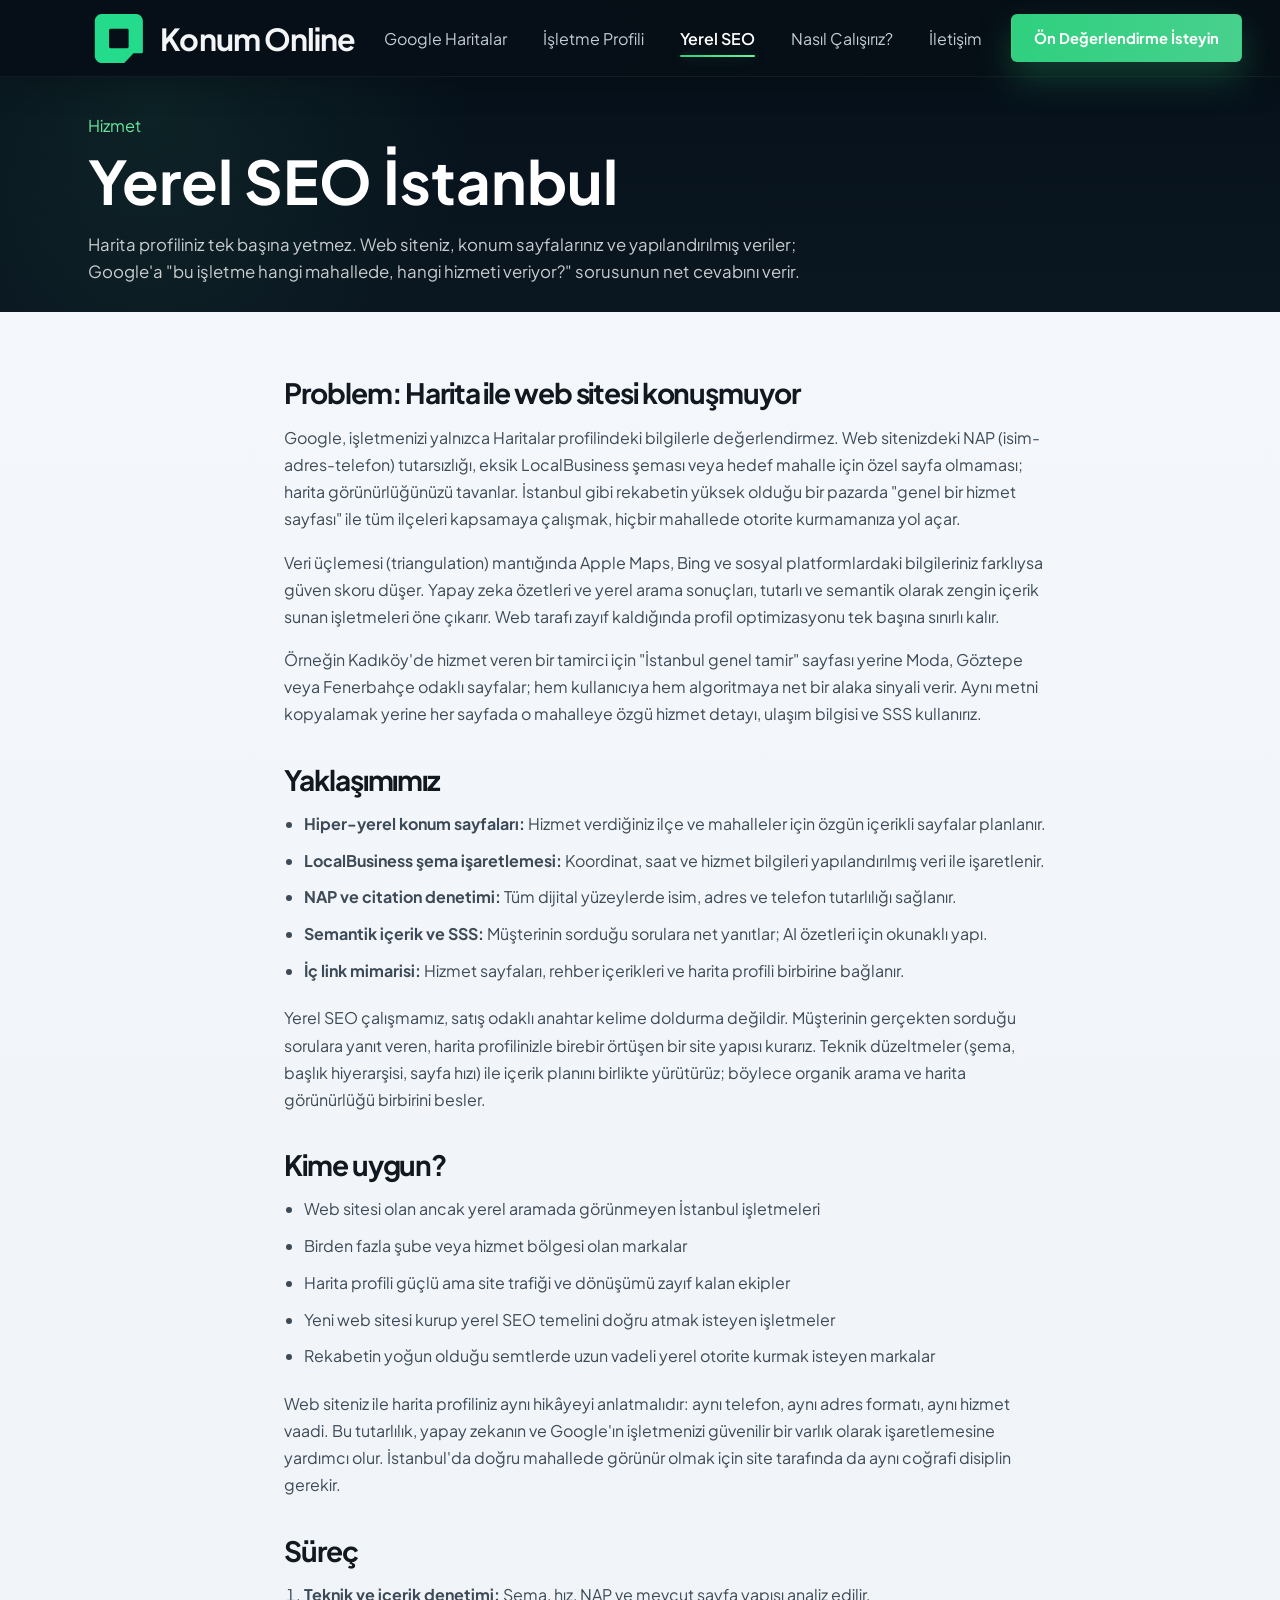
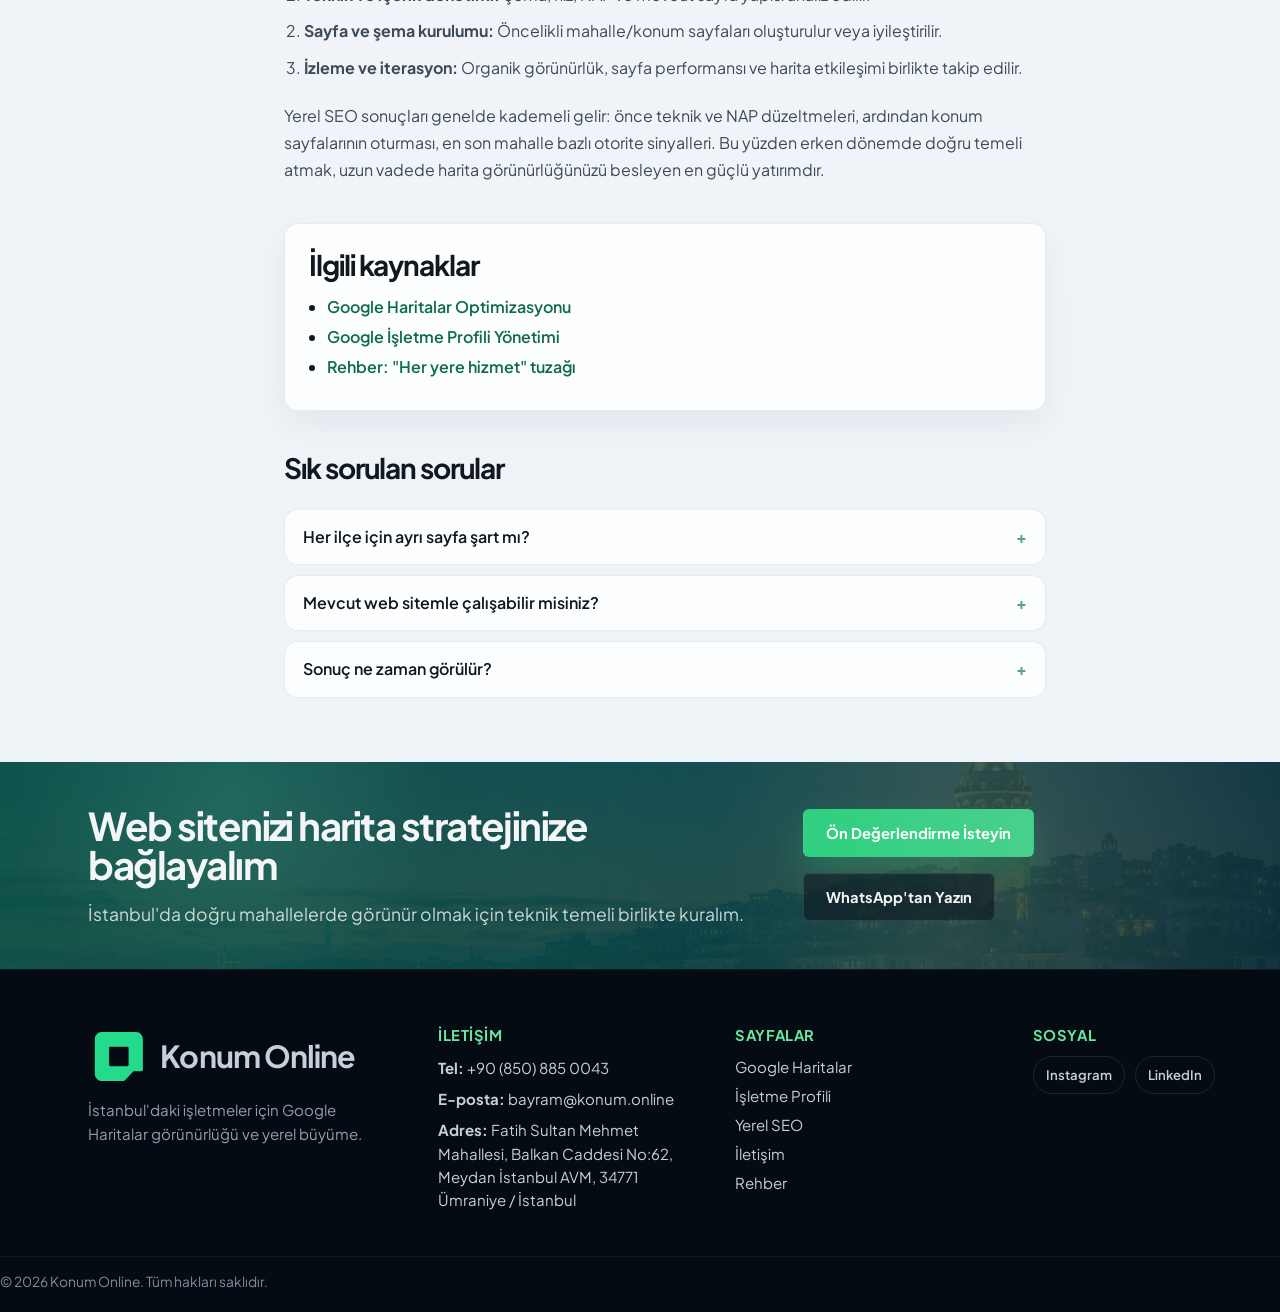
<file: yerel-seo-istanbul/index.html>
<!DOCTYPE html>
<html lang="tr">

<head>
  <meta charset="UTF-8">
  <meta name="viewport" content="width=device-width, initial-scale=1.0">
  <title>Yerel SEO İstanbul | Konum Online</title>
  <meta name="description"
    content="İstanbul için yerel SEO: konum sayfaları, şema işaretlemesi, NAP tutarlılığı ve mahalle bazlı içerik stratejisi ile harita görünürlüğünü besleyin.">
  <link rel="canonical" href="https://konum.online/yerel-seo-istanbul/">
  <meta property="og:type" content="website">
  <meta property="og:site_name" content="Konum Online">
  <meta property="og:title" content="Yerel SEO İstanbul | Konum Online">
  <meta property="og:description"
    content="İstanbul için yerel SEO: konum sayfaları, şema işaretlemesi, NAP tutarlılığı ve mahalle bazlı içerik stratejisi ile harita görünürlüğünü besleyin.">
  <meta property="og:url" content="https://konum.online/yerel-seo-istanbul/">
  <meta property="og:image" content="https://konum.online/assets/cta-istanbul.webp">
  <meta property="og:locale" content="tr_TR">
  <meta name="twitter:card" content="summary_large_image">
  <meta name="twitter:title" content="Yerel SEO İstanbul | Konum Online">
  <meta name="twitter:description"
    content="Mahalle bazlı içerik, NAP tutarlılığı ve şema ile yerel SEO.">
  <meta name="twitter:image" content="https://konum.online/assets/cta-istanbul.webp">
  <link rel="preconnect" href="https://fonts.googleapis.com">
  <link rel="preconnect" href="https://fonts.gstatic.com" crossorigin>
  <link href="https://fonts.googleapis.com/css2?family=Plus+Jakarta+Sans:wght@400;500;600;700;800&display=swap"
    rel="stylesheet">
  <link rel="icon"
    href="data:image/svg+xml,%3Csvg xmlns='http://www.w3.org/2000/svg' viewBox='0 0 32 32'%3E%3Cdefs%3E%3ClinearGradient id='g' x1='0' y1='0' x2='0' y2='1'%3E%3Cstop stop-color='%236bf49e'/%3E%3Cstop offset='1' stop-color='%231faf66'/%3E%3C/linearGradient%3E%3C/defs%3E%3Cpath fill='url(%23g)' d='M16 2c-5 0-9 4-9 9 0 7 9 19 9 19s9-12 9-19c0-5-4-9-9-9Zm0 13a4 4 0 1 1 0-8 4 4 0 0 1 0 8Z'/%3E%3C/svg%3E">
  <link rel="stylesheet" href="../css/style.css">
</head>

<body>
  <header class="topbar">
    <div class="container nav">
      <a class="brand" href="/">
        <img class="brand-pin" src="../assets/Logo_White.svg" alt="Konum Online logo" width="60" height="60">
        <span>Konum Online</span>
      </a>
      <button class="nav-toggle" type="button" aria-expanded="false" aria-controls="site-nav" aria-label="Menüyü aç">
        <span></span><span></span><span></span>
      </button>
      <nav class="nav-links" id="site-nav">
        <a href="/google-haritalar-optimizasyonu/">Google Haritalar</a>
        <a href="/google-isletme-profili-yonetimi/">İşletme Profili</a>
        <a class="active" href="/yerel-seo-istanbul/">Yerel SEO</a>
        <a href="/#process">Nasıl Çalışırız?</a>
        <a href="/iletisim/">İletişim</a>
        <a class="btn btn-primary nav-cta-mobile" href="/iletisim/">Ön Değerlendirme İsteyin</a>
      </nav>
      <a class="btn btn-primary nav-cta-desktop" href="/iletisim/">Ön Değerlendirme İsteyin</a>
    </div>
  </header>

  <main>
    <section class="page-hero">
      <div class="container">
        <div class="section-tag">Hizmet</div>
        <h1>Yerel SEO İstanbul</h1>
        <p class="lead">Harita profiliniz tek başına yetmez. Web siteniz, konum sayfalarınız ve yapılandırılmış veriler;
          Google'a "bu işletme hangi mahallede, hangi hizmeti veriyor?" sorusunun net cevabını verir.</p>
      </div>
    </section>

    <section class="page-section">
      <div class="container prose">
        <h2>Problem: Harita ile web sitesi konuşmuyor</h2>
        <p>Google, işletmenizi yalnızca Haritalar profilindeki bilgilerle değerlendirmez. Web sitenizdeki NAP
          (isim-adres-telefon) tutarsızlığı, eksik LocalBusiness şeması veya hedef mahalle için özel sayfa olmaması;
          harita görünürlüğünüzü tavanlar. İstanbul gibi rekabetin yüksek olduğu bir pazarda "genel bir hizmet
          sayfası" ile tüm ilçeleri kapsamaya çalışmak, hiçbir mahallede otorite kurmamanıza yol açar.</p>
        <p>Veri üçlemesi (triangulation) mantığında Apple Maps, Bing ve sosyal platformlardaki bilgileriniz farklıysa
          güven skoru düşer. Yapay zeka özetleri ve yerel arama sonuçları, tutarlı ve semantik olarak zengin içerik
          sunan işletmeleri öne çıkarır. Web tarafı zayıf kaldığında profil optimizasyonu tek başına sınırlı kalır.</p>
        <p>Örneğin Kadıköy'de hizmet veren bir tamirci için "İstanbul genel tamir" sayfası yerine Moda, Göztepe veya
          Fenerbahçe odaklı sayfalar; hem kullanıcıya hem algoritmaya net bir alaka sinyali verir. Aynı metni kopyalamak
          yerine her sayfada o mahalleye özgü hizmet detayı, ulaşım bilgisi ve SSS kullanırız.</p>

        <h2>Yaklaşımımız</h2>
        <ul class="approach-list">
          <li><strong>Hiper-yerel konum sayfaları:</strong> Hizmet verdiğiniz ilçe ve mahalleler için özgün içerikli
            sayfalar planlanır.</li>
          <li><strong>LocalBusiness şema işaretlemesi:</strong> Koordinat, saat ve hizmet bilgileri yapılandırılmış veri
            ile işaretlenir.</li>
          <li><strong>NAP ve citation denetimi:</strong> Tüm dijital yüzeylerde isim, adres ve telefon tutarlılığı
            sağlanır.</li>
          <li><strong>Semantik içerik ve SSS:</strong> Müşterinin sorduğu sorulara net yanıtlar; AI özetleri için okunaklı
            yapı.</li>
          <li><strong>İç link mimarisi:</strong> Hizmet sayfaları, rehber içerikleri ve harita profili birbirine bağlanır.
          </li>
        </ul>
        <p>Yerel SEO çalışmamız, satış odaklı anahtar kelime doldurma değildir. Müşterinin gerçekten sorduğu sorulara
          yanıt veren, harita profilinizle birebir örtüşen bir site yapısı kurarız. Teknik düzeltmeler (şema, başlık
          hiyerarşisi, sayfa hızı) ile içerik planını birlikte yürütürüz; böylece organik arama ve harita görünürlüğü
          birbirini besler.</p>

        <h2>Kime uygun?</h2>
        <ul class="fit-list">
          <li>Web sitesi olan ancak yerel aramada görünmeyen İstanbul işletmeleri</li>
          <li>Birden fazla şube veya hizmet bölgesi olan markalar</li>
          <li>Harita profili güçlü ama site trafiği ve dönüşümü zayıf kalan ekipler</li>
          <li>Yeni web sitesi kurup yerel SEO temelini doğru atmak isteyen işletmeler</li>
          <li>Rekabetin yoğun olduğu semtlerde uzun vadeli yerel otorite kurmak isteyen markalar</li>
        </ul>
        <p>Web siteniz ile harita profiliniz aynı hikâyeyi anlatmalıdır: aynı telefon, aynı adres formatı, aynı hizmet
          vaadi. Bu tutarlılık, yapay zekanın ve Google'ın işletmenizi güvenilir bir varlık olarak işaretlemesine yardımcı
          olur. İstanbul'da doğru mahallede görünür olmak için site tarafında da aynı coğrafi disiplin gerekir.</p>

        <h2>Süreç</h2>
        <ol class="process-list">
          <li><strong>Teknik ve içerik denetimi:</strong> Şema, hız, NAP ve mevcut sayfa yapısı analiz edilir.</li>
          <li><strong>Sayfa ve şema kurulumu:</strong> Öncelikli mahalle/konum sayfaları oluşturulur veya iyileştirilir.
          </li>
          <li><strong>İzleme ve iterasyon:</strong> Organik görünürlük, sayfa performansı ve harita etkileşimi birlikte
            takip edilir.</li>
        </ol>
        <p>Yerel SEO sonuçları genelde kademeli gelir: önce teknik ve NAP düzeltmeleri, ardından konum sayfalarının
          oturması, en son mahalle bazlı otorite sinyalleri. Bu yüzden erken dönemde doğru temeli atmak, uzun vadede
          harita görünürlüğünüzü besleyen en güçlü yatırımdır.</p>

        <aside class="related-box">
          <h2>İlgili kaynaklar</h2>
          <ul>
            <li><a href="/google-haritalar-optimizasyonu/">Google Haritalar Optimizasyonu</a></li>
            <li><a href="/google-isletme-profili-yonetimi/">Google İşletme Profili Yönetimi</a></li>
            <li><a href="/rehber/her-yere-hizmet-veriyoruz-tuzagi/">Rehber: "Her yere hizmet" tuzağı</a></li>
          </ul>
        </aside>

        <div class="page-faq faq-list">
          <h2>Sık sorulan sorular</h2>
          <details class="faq-item">
            <summary>Her ilçe için ayrı sayfa şart mı?</summary>
            <p>Gerçekten hizmet verdiğiniz bölgeler için anlamlıdır. Aynı metni kopyalamak yerine her sayfada o bölgeye
              özgü içerik üretiriz.</p>
          </details>
          <details class="faq-item">
            <summary>Mevcut web sitemle çalışabilir misiniz?</summary>
            <p>Evet. WordPress veya statik sitelerde mevcut yapıya uyumlu iyileştirmeler planlarız.</p>
          </details>
          <details class="faq-item">
            <summary>Sonuç ne zaman görülür?</summary>
            <p>Teknik düzeltmeler kısa sürede etki eder; içerik ve otorite sinyalleri genelde birkaç ayda okunur hale
              gelir. Rekabet yoğunluğu ve mevcut site durumuna göre süre değişir; ilk denetimde net bir takvim paylaşırız.</p>
          </details>
        </div>
      </div>
    </section>

    <section class="cta-band">
      <div class="container cta-inner">
        <div>
          <h2>Web sitenizi harita stratejinize bağlayalım</h2>
          <p>İstanbul'da doğru mahallelerde görünür olmak için teknik temeli birlikte kuralım.</p>
        </div>
        <div class="cta-actions">
          <a class="btn btn-primary" href="/iletisim/">Ön Değerlendirme İsteyin</a>
          <a class="btn btn-outline"
            href="https://wa.me/908508850043?text=Merhaba%2C%20yerel%20SEO%20hizmeti%20hakk%C4%B1nda%20bilgi%20almak%20istiyorum.">WhatsApp'tan
            Yazın</a>
        </div>
      </div>
    </section>
  </main>

  <footer class="site-footer">
    <div class="container footer-grid">
      <div class="footer-brand">
        <a class="brand" href="/">
          <img class="brand-pin" src="../assets/Logo_White.svg" alt="Konum Online logo" width="48" height="48">
          <span>Konum Online</span>
        </a>
        <p>İstanbul'daki işletmeler için Google Haritalar görünürlüğü ve yerel büyüme.</p>
      </div>
      <div class="footer-block footer-nap">
        <h3>İletişim</h3>
        <p><strong>Tel:</strong> <a href="tel:+908508850043">+90 (850) 885 0043</a></p>
        <p><strong>E-posta:</strong> <a href="mailto:bayram@konum.online">bayram@konum.online</a></p>
        <p><strong>Adres:</strong> Fatih Sultan Mehmet Mahallesi, Balkan Caddesi No:62, Meydan İstanbul AVM, 34771 Ümraniye / İstanbul</p>
      </div>
      <div class="footer-block footer-links">
        <h3>Sayfalar</h3>
        <ul>
          <li><a href="/google-haritalar-optimizasyonu/">Google Haritalar</a></li>
          <li><a href="/google-isletme-profili-yonetimi/">İşletme Profili</a></li>
          <li><a href="/yerel-seo-istanbul/">Yerel SEO</a></li>
          <li><a href="/iletisim/">İletişim</a></li>
          <li><a href="/rehber/">Rehber</a></li>
        </ul>
      </div>
      <div class="footer-block">
        <h3>Sosyal</h3>
                <div class="footer-social">
          <a href="https://instagram.com/konumonline" rel="noopener noreferrer" target="_blank" aria-label="Instagram">Instagram</a>
          <a href="https://linkedin.com/company/konumonline" rel="noopener noreferrer" target="_blank" aria-label="LinkedIn">LinkedIn</a>
        </div>
      </div>
    </div>
    <div class="container footer-bottom">
      <p>© 2026 Konum Online. Tüm hakları saklıdır.</p>
    </div>
  </footer>

  <script src="../js/analytics.js" defer></script>
  <script src="../js/main.js"></script>
</body>

</html>
</file>
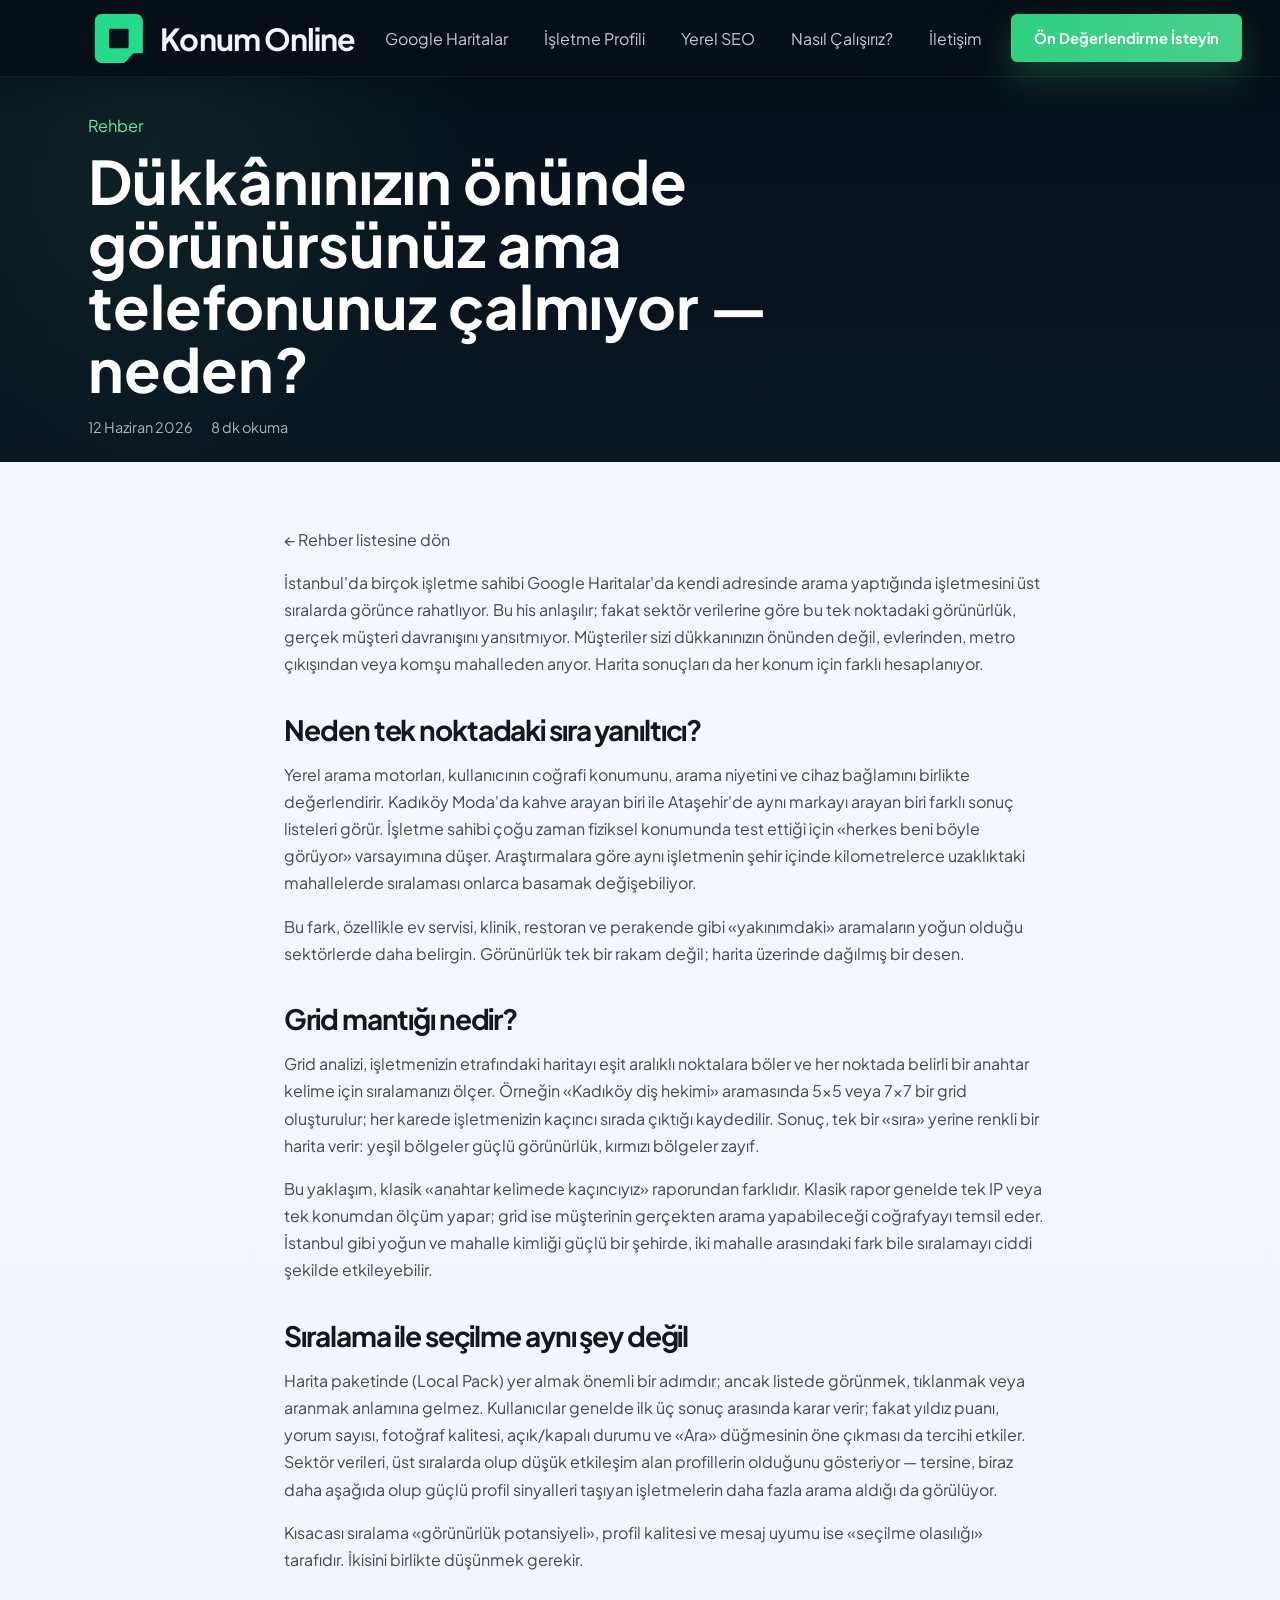
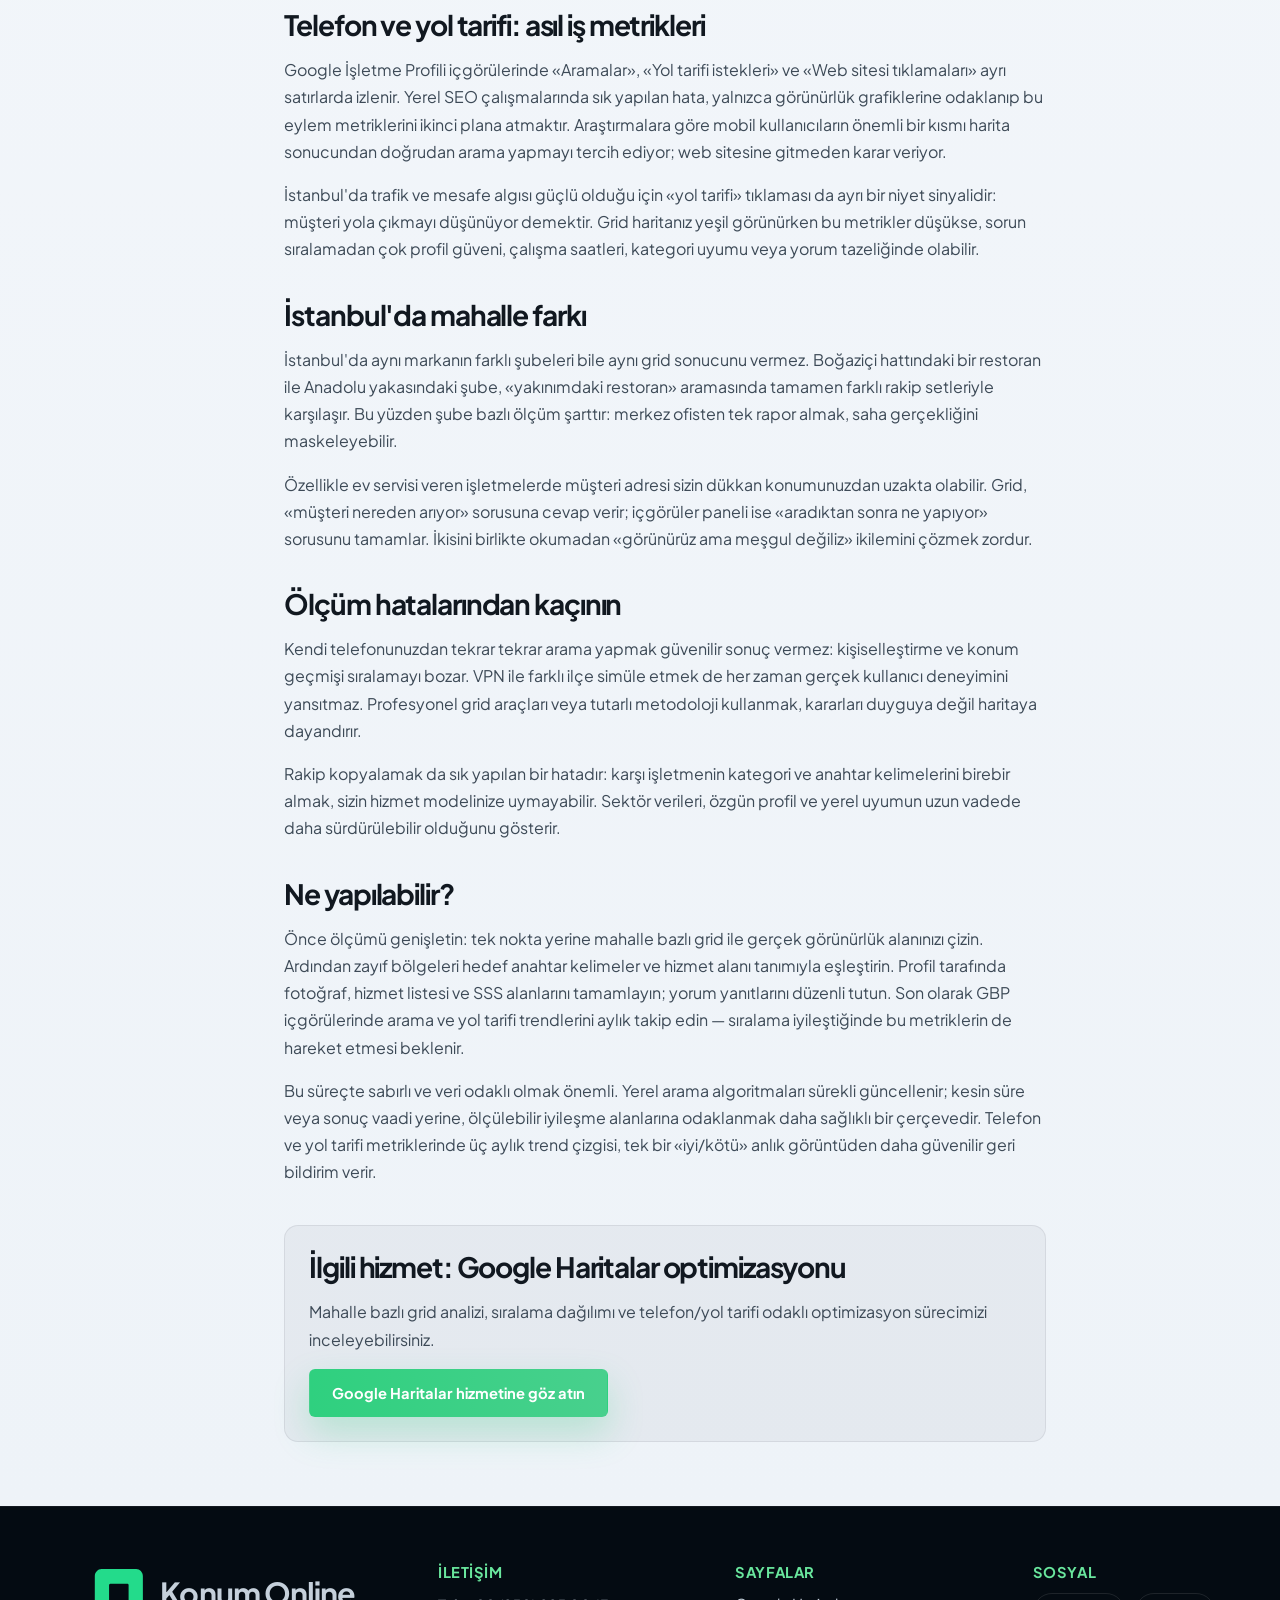
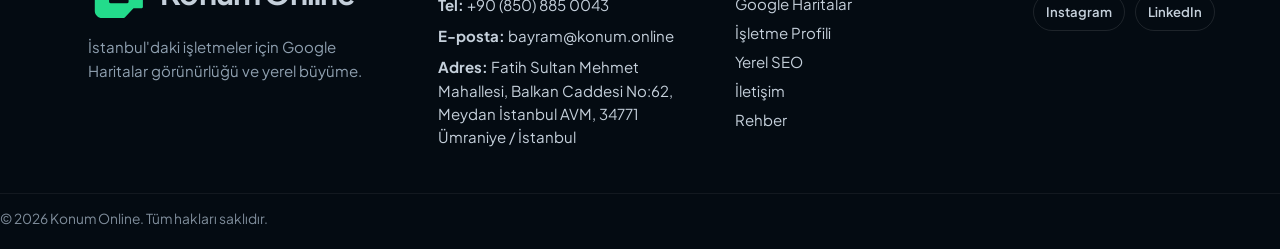
<file: rehber/dukkaninizin-onunde-birincisiniz-ama-telefon-calmiyor/index.html>
<!DOCTYPE html>
<html lang="tr">

<head>
  <meta charset="UTF-8">
  <meta name="viewport" content="width=device-width, initial-scale=1.0">
  <title>Dükkân önünde görünürsünüz ama telefon çalmıyor | Konum Online</title>
  <meta name="description"
    content="Google Haritalar'da dükkanınızın önünde görünmeniz ile müşteri kazanımı aynı şey değil. Grid mantığı, sıralama dağılımı ve telefon/yol tarifi metrikleri.">
  <link rel="canonical" href="https://konum.online/rehber/dukkaninizin-onunde-birincisiniz-ama-telefon-calmiyor/">
  <meta property="og:type" content="article">
  <meta property="og:site_name" content="Konum Online">
  <meta property="og:title" content="Dükkân önünde görünürsünüz ama telefon çalmıyor | Konum Online">
  <meta property="og:description"
    content="Google Haritalar'da dükkanınızın önünde görünmeniz ile müşteri kazanımı aynı şey değil. Grid mantığı ve telefon/yol tarifi metrikleri.">
  <meta property="og:url" content="https://konum.online/rehber/dukkaninizin-onunde-birincisiniz-ama-telefon-calmiyor/">
  <meta property="og:image" content="https://konum.online/assets/cta-istanbul.webp">
  <meta property="og:locale" content="tr_TR">
  <meta name="twitter:card" content="summary_large_image">
  <meta name="twitter:title" content="Dükkân önünde görünürsünüz ama telefon çalmıyor">
  <meta name="twitter:description"
    content="Grid mantığı ve sıralama ile müşteri kazanımı arasındaki fark.">
  <meta name="twitter:image" content="https://konum.online/assets/cta-istanbul.webp">
  <link href="https://fonts.googleapis.com/css2?family=Plus+Jakarta+Sans:wght@400;500;600;700;800&display=swap"
    rel="stylesheet">
  <link rel="stylesheet" href="../../css/style.css">
  <script type="application/ld+json">
  {
    "@context": "https://schema.org",
    "@type": "Article",
    "headline": "Dükkânınızın önünde görünürsünüz ama telefonunuz çalmıyor — neden?",
    "datePublished": "2026-06-12",
    "author": {
      "@type": "Organization",
      "name": "Konum Online",
      "url": "https://konum.online/"
    },
    "publisher": {
      "@type": "Organization",
      "name": "Konum Online",
      "url": "https://konum.online/",
      "logo": {
        "@type": "ImageObject",
        "url": "https://konum.online/assets/Logo_Black.svg"
      }
    },
    "description": "Grid mantığı ve sıralama ile müşteri kazanımı arasındaki fark."
  }
  </script>
</head>

<body>
  <header class="topbar">
    <div class="container nav">
      <a class="brand" href="/"><img class="brand-pin" src="../../assets/Logo_White.svg" alt="Konum Online logo"
          width="60" height="60"><span>Konum Online</span></a>
      <button class="nav-toggle" type="button" aria-expanded="false" aria-controls="site-nav" aria-label="Menüyü aç"><span></span><span></span><span></span></button>
      <nav class="nav-links" id="site-nav">
        <a href="/google-haritalar-optimizasyonu/">Google Haritalar</a>
        <a href="/google-isletme-profili-yonetimi/">İşletme Profili</a>
        <a href="/yerel-seo-istanbul/">Yerel SEO</a>
        <a href="/#process">Nasıl Çalışırız?</a>
        <a href="/iletisim/">İletişim</a>
        <a class="btn btn-primary nav-cta-mobile" href="/iletisim/">Ön Değerlendirme İsteyin</a>
      </nav>
      <a class="btn btn-primary nav-cta-desktop" href="/iletisim/">Ön Değerlendirme İsteyin</a>
    </div>
  </header>

  <main>
    <section class="page-hero">
      <div class="container">
        <div class="section-tag">Rehber</div>
        <h1>Dükkânınızın önünde görünürsünüz ama telefonunuz çalmıyor — neden?</h1>
        <div class="article-meta">
          <time datetime="2026-06-12">12 Haziran 2026</time>
          <span>8 dk okuma</span>
        </div>
      </div>
    </section>

    <section class="page-section">
      <div class="container prose">
        <p><a href="/rehber/">← Rehber listesine dön</a></p>

        <p>İstanbul'da birçok işletme sahibi Google Haritalar'da kendi adresinde arama yaptığında işletmesini üst
          sıralarda görünce rahatlıyor. Bu his anlaşılır; fakat sektör verilerine göre bu tek noktadaki görünürlük,
          gerçek müşteri davranışını yansıtmıyor. Müşteriler sizi dükkanınızın önünden değil, evlerinden, metro
          çıkışından veya komşu mahalleden arıyor. Harita sonuçları da her konum için farklı hesaplanıyor.</p>

        <h2>Neden tek noktadaki sıra yanıltıcı?</h2>
        <p>Yerel arama motorları, kullanıcının coğrafi konumunu, arama niyetini ve cihaz bağlamını birlikte
          değerlendirir. Kadıköy Moda'da kahve arayan biri ile Ataşehir'de aynı markayı arayan biri farklı sonuç
          listeleri görür. İşletme sahibi çoğu zaman fiziksel konumunda test ettiği için «herkes beni böyle görüyor»
          varsayımına düşer. Araştırmalara göre aynı işletmenin şehir içinde kilometrelerce uzaklıktaki mahallelerde
          sıralaması onlarca basamak değişebiliyor.</p>
        <p>Bu fark, özellikle ev servisi, klinik, restoran ve perakende gibi «yakınımdaki» aramaların yoğun olduğu
          sektörlerde daha belirgin. Görünürlük tek bir rakam değil; harita üzerinde dağılmış bir desen.</p>

        <h2>Grid mantığı nedir?</h2>
        <p>Grid analizi, işletmenizin etrafındaki haritayı eşit aralıklı noktalara böler ve her noktada belirli bir
          anahtar kelime için sıralamanızı ölçer. Örneğin «Kadıköy diş hekimi» aramasında 5×5 veya 7×7 bir grid
          oluşturulur; her karede işletmenizin kaçıncı sırada çıktığı kaydedilir. Sonuç, tek bir «sıra» yerine renkli
          bir harita verir: yeşil bölgeler güçlü görünürlük, kırmızı bölgeler zayıf.</p>
        <p>Bu yaklaşım, klasik «anahtar kelimede kaçıncıyız» raporundan farklıdır. Klasik rapor genelde tek IP veya tek
          konumdan ölçüm yapar; grid ise müşterinin gerçekten arama yapabileceği coğrafyayı temsil eder. İstanbul gibi
          yoğun ve mahalle kimliği güçlü bir şehirde, iki mahalle arasındaki fark bile sıralamayı ciddi şekilde
          etkileyebilir.</p>

        <h2>Sıralama ile seçilme aynı şey değil</h2>
        <p>Harita paketinde (Local Pack) yer almak önemli bir adımdır; ancak listede görünmek, tıklanmak veya aranmak
          anlamına gelmez. Kullanıcılar genelde ilk üç sonuç arasında karar verir; fakat yıldız puanı, yorum sayısı,
          fotoğraf kalitesi, açık/kapalı durumu ve «Ara» düğmesinin öne çıkması da tercihi etkiler. Sektör verileri,
          üst sıralarda olup düşük etkileşim alan profillerin olduğunu gösteriyor — tersine, biraz daha aşağıda olup
          güçlü profil sinyalleri taşıyan işletmelerin daha fazla arama aldığı da görülüyor.</p>
        <p>Kısacası sıralama «görünürlük potansiyeli», profil kalitesi ve mesaj uyumu ise «seçilme olasılığı»
          tarafıdır. İkisini birlikte düşünmek gerekir.</p>

        <h2>Telefon ve yol tarifi: asıl iş metrikleri</h2>
        <p>Google İşletme Profili içgörülerinde «Aramalar», «Yol tarifi istekleri» ve «Web sitesi tıklamaları» ayrı
          satırlarda izlenir. Yerel SEO çalışmalarında sık yapılan hata, yalnızca görünürlük grafiklerine odaklanıp bu
          eylem metriklerini ikinci plana atmaktır. Araştırmalara göre mobil kullanıcıların önemli bir kısmı harita
          sonucundan doğrudan arama yapmayı tercih ediyor; web sitesine gitmeden karar veriyor.</p>
        <p>İstanbul'da trafik ve mesafe algısı güçlü olduğu için «yol tarifi» tıklaması da ayrı bir niyet sinyalidir:
          müşteri yola çıkmayı düşünüyor demektir. Grid haritanız yeşil görünürken bu metrikler düşükse, sorun
          sıralamadan çok profil güveni, çalışma saatleri, kategori uyumu veya yorum tazeliğinde olabilir.</p>

        <h2>İstanbul'da mahalle farkı</h2>
        <p>İstanbul'da aynı markanın farklı şubeleri bile aynı grid sonucunu vermez. Boğaziçi hattındaki bir restoran
          ile Anadolu yakasındaki şube, «yakınımdaki restoran» aramasında tamamen farklı rakip setleriyle karşılaşır.
          Bu yüzden şube bazlı ölçüm şarttır: merkez ofisten tek rapor almak, saha gerçekliğini maskeleyebilir.</p>
        <p>Özellikle ev servisi veren işletmelerde müşteri adresi sizin dükkan konumunuzdan uzakta olabilir. Grid,
          «müşteri nereden arıyor» sorusuna cevap verir; içgörüler paneli ise «aradıktan sonra ne yapıyor» sorusunu
          tamamlar. İkisini birlikte okumadan «görünürüz ama meşgul değiliz» ikilemini çözmek zordur.</p>

        <h2>Ölçüm hatalarından kaçının</h2>
        <p>Kendi telefonunuzdan tekrar tekrar arama yapmak güvenilir sonuç vermez: kişiselleştirme ve konum geçmişi
          sıralamayı bozar. VPN ile farklı ilçe simüle etmek de her zaman gerçek kullanıcı deneyimini yansıtmaz.
          Profesyonel grid araçları veya tutarlı metodoloji kullanmak, kararları duyguya değil haritaya dayandırır.</p>
        <p>Rakip kopyalamak da sık yapılan bir hatadır: karşı işletmenin kategori ve anahtar kelimelerini birebir
          almak, sizin hizmet modelinize uymayabilir. Sektör verileri, özgün profil ve yerel uyumun uzun vadede daha
          sürdürülebilir olduğunu gösterir.</p>

        <h2>Ne yapılabilir?</h2>
        <p>Önce ölçümü genişletin: tek nokta yerine mahalle bazlı grid ile gerçek görünürlük alanınızı çizin. Ardından
          zayıf bölgeleri hedef anahtar kelimeler ve hizmet alanı tanımıyla eşleştirin. Profil tarafında fotoğraf,
          hizmet listesi ve SSS alanlarını tamamlayın; yorum yanıtlarını düzenli tutun. Son olarak GBP içgörülerinde
          arama ve yol tarifi trendlerini aylık takip edin — sıralama iyileştiğinde bu metriklerin de hareket etmesi
          beklenir.</p>
        <p>Bu süreçte sabırlı ve veri odaklı olmak önemli. Yerel arama algoritmaları sürekli güncellenir; kesin süre
          veya sonuç vaadi yerine, ölçülebilir iyileşme alanlarına odaklanmak daha sağlıklı bir çerçevedir. Telefon
          ve yol tarifi metriklerinde üç aylık trend çizgisi, tek bir «iyi/kötü» anlık görüntüden daha güvenilir
          geri bildirim verir.</p>

        <aside class="article-cta">
          <h2>İlgili hizmet: Google Haritalar optimizasyonu</h2>
          <p>Mahalle bazlı grid analizi, sıralama dağılımı ve telefon/yol tarifi odaklı optimizasyon sürecimizi
            inceleyebilirsiniz.</p>
          <a class="btn btn-primary" href="/google-haritalar-optimizasyonu/">Google Haritalar hizmetine göz atın</a>
        </aside>
      </div>
    </section>
  </main>

  <footer class="site-footer">
    <div class="container footer-grid">
      <div class="footer-brand"><a class="brand" href="/"><img class="brand-pin" src="../../assets/Logo_White.svg"
            alt="Konum Online logo" width="48" height="48"><span>Konum Online</span></a>
        <p>İstanbul'daki işletmeler için Google Haritalar görünürlüğü ve yerel büyüme.</p>
      </div>
      <div class="footer-block footer-nap">
        <h3>İletişim</h3>
        <p><strong>Tel:</strong> <a href="tel:+908508850043">+90 (850) 885 0043</a></p>
        <p><strong>E-posta:</strong> <a href="mailto:bayram@konum.online">bayram@konum.online</a></p>
        <p><strong>Adres:</strong> Fatih Sultan Mehmet Mahallesi, Balkan Caddesi No:62, Meydan İstanbul AVM, 34771 Ümraniye / İstanbul</p>
      </div>
      <div class="footer-block footer-links">
        <h3>Sayfalar</h3>
        <ul>
          <li><a href="/google-haritalar-optimizasyonu/">Google Haritalar</a></li>
          <li><a href="/google-isletme-profili-yonetimi/">İşletme Profili</a></li>
          <li><a href="/yerel-seo-istanbul/">Yerel SEO</a></li>
          <li><a href="/iletisim/">İletişim</a></li>
          <li><a href="/rehber/">Rehber</a></li>
        </ul>
      </div>
      <div class="footer-block">
        <h3>Sosyal</h3>
                <div class="footer-social">
          <a href="https://instagram.com/konumonline" rel="noopener noreferrer" target="_blank" aria-label="Instagram">Instagram</a>
          <a href="https://linkedin.com/company/konumonline" rel="noopener noreferrer" target="_blank" aria-label="LinkedIn">LinkedIn</a>
        </div>
      </div>
    </div>
    <div class="container footer-bottom">
      <p>© 2026 Konum Online. Tüm hakları saklıdır.</p>
    </div>
  </footer>
  <script src="../../js/analytics.js" defer></script>
  <script src="../../js/main.js"></script>
</body>

</html>
</file>
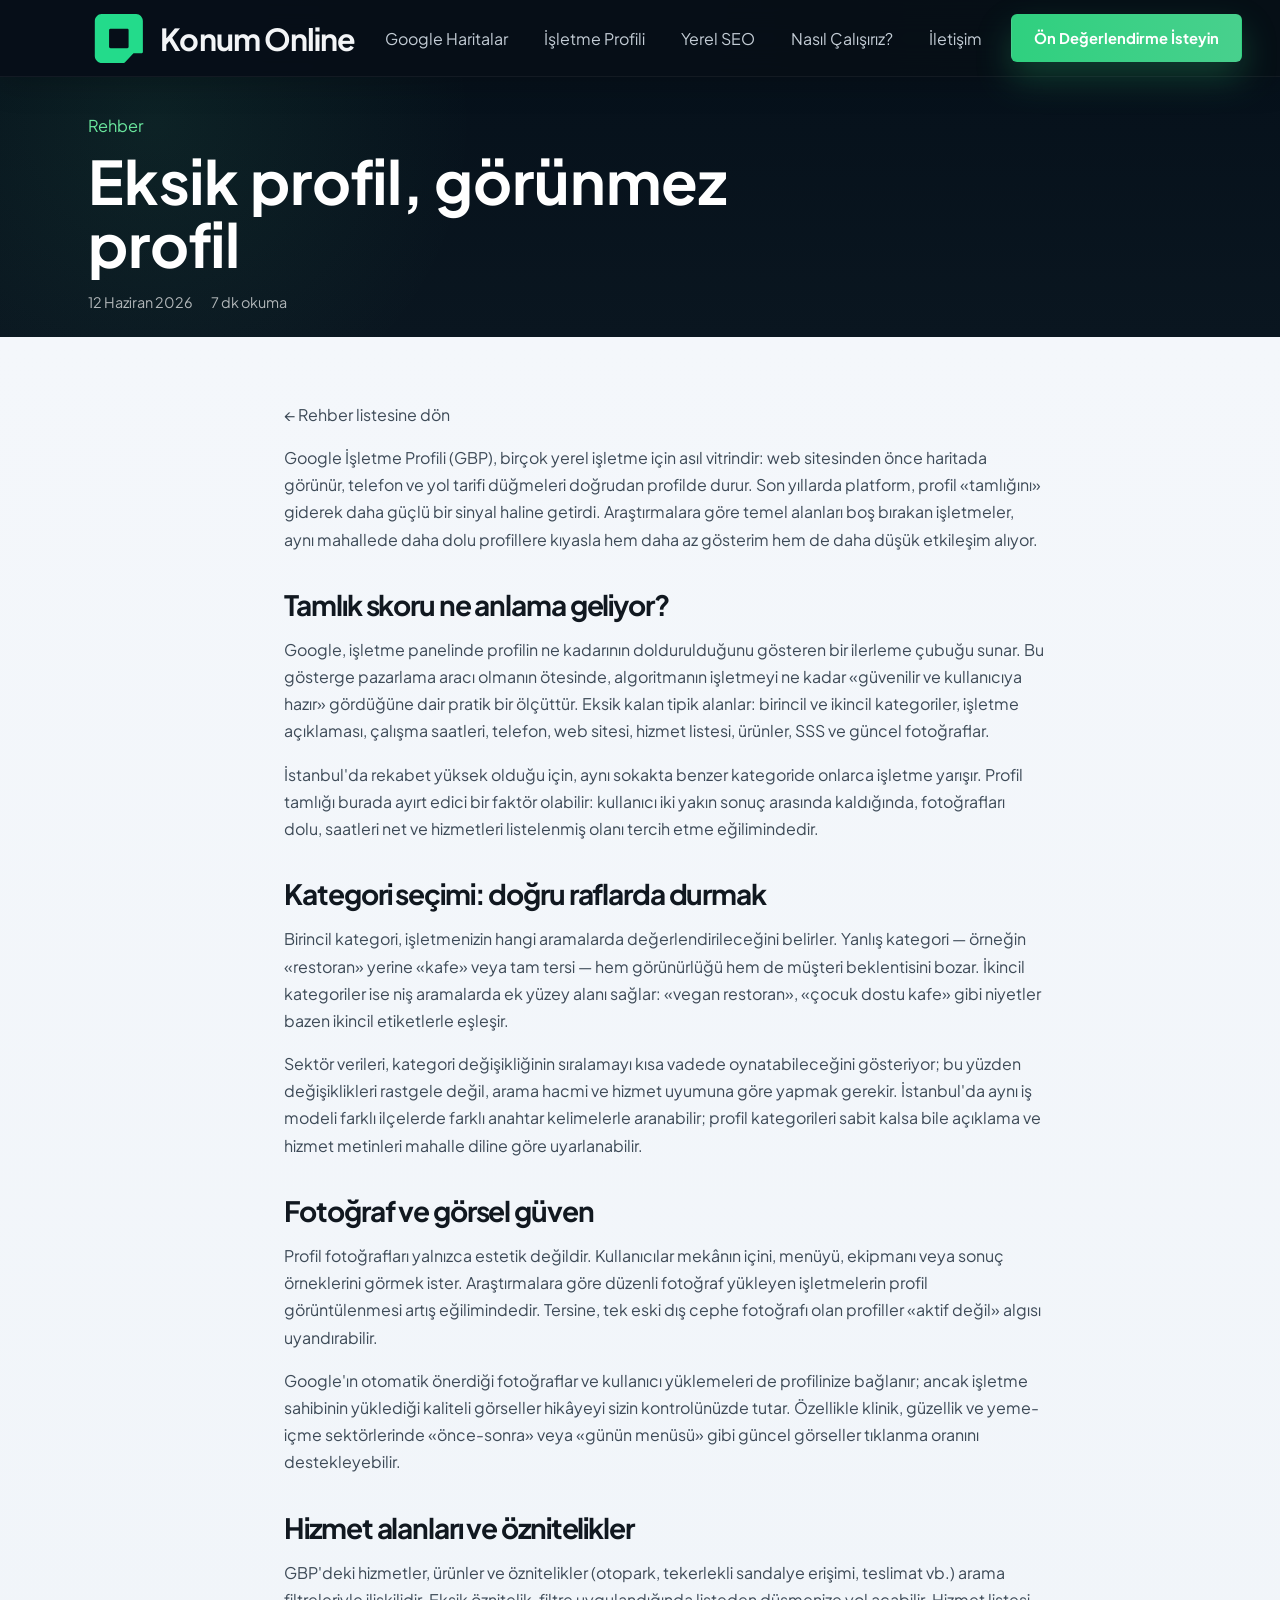
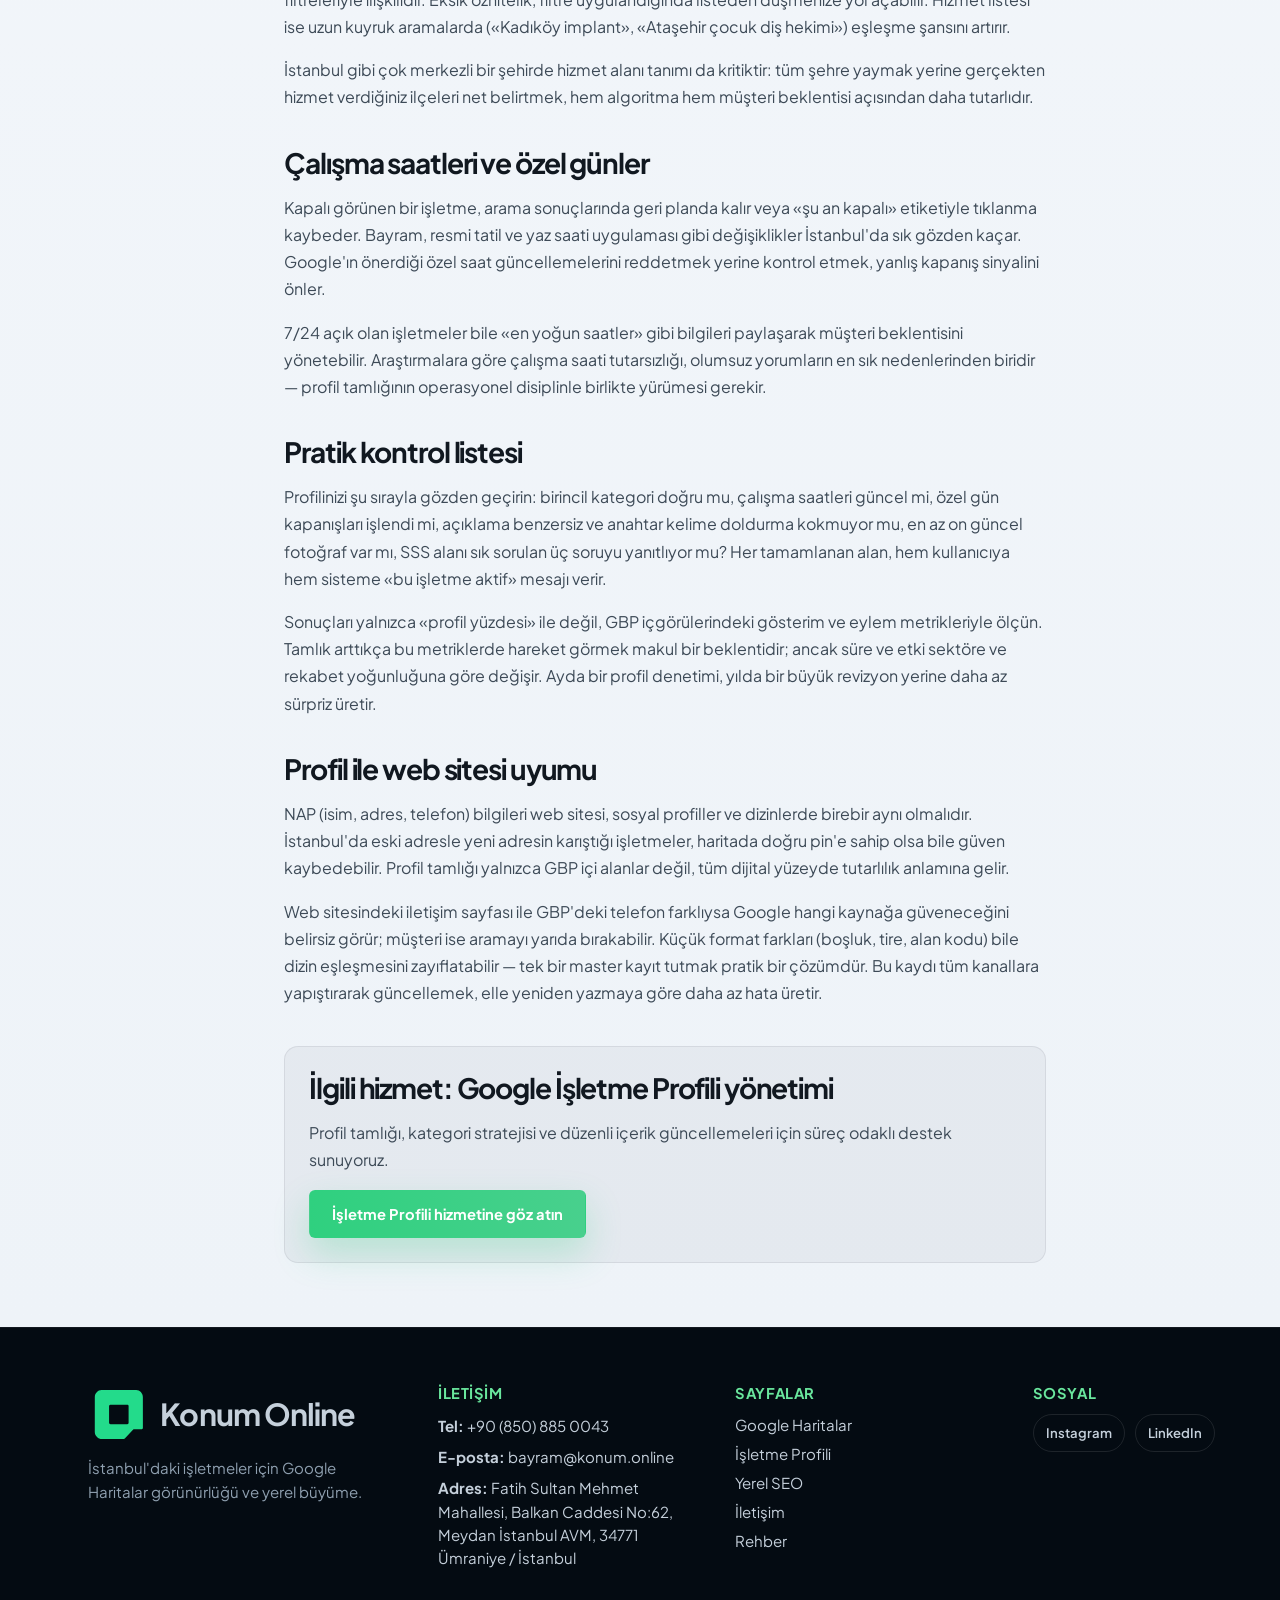
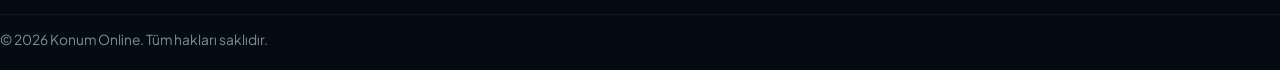
<file: rehber/eksik-google-profili-gorunmez-profil/index.html>
<!DOCTYPE html>
<html lang="tr">

<head>
  <meta charset="UTF-8">
  <meta name="viewport" content="width=device-width, initial-scale=1.0">
  <title>Eksik profil, görünmez profil | Konum Online</title>
  <meta name="description"
    content="Google İşletme Profili tamlığı neden görünürlük için kritik? Kategori, fotoğraf, hizmet alanları ve eksik alanların arama sonuçlarına etkisi.">
  <link rel="canonical" href="https://konum.online/rehber/eksik-google-profili-gorunmez-profil/">
  <meta property="og:type" content="article">
  <meta property="og:site_name" content="Konum Online">
  <meta property="og:title" content="Eksik profil, görünmez profil | Konum Online">
  <meta property="og:description"
    content="Google İşletme Profili tamlığı neden görünürlük için kritik? Kategori, fotoğraf ve eksik alanların etkisi.">
  <meta property="og:url" content="https://konum.online/rehber/eksik-google-profili-gorunmez-profil/">
  <meta property="og:image" content="https://konum.online/assets/cta-istanbul.webp">
  <meta property="og:locale" content="tr_TR">
  <meta name="twitter:card" content="summary_large_image">
  <meta name="twitter:title" content="Eksik profil, görünmez profil">
  <meta name="twitter:description" content="Profil tamlığı ve kategori seçiminin görünürlüğe etkisi.">
  <meta name="twitter:image" content="https://konum.online/assets/cta-istanbul.webp">
  <link href="https://fonts.googleapis.com/css2?family=Plus+Jakarta+Sans:wght@400;500;600;700;800&display=swap"
    rel="stylesheet">
  <link rel="stylesheet" href="../../css/style.css">
  <script type="application/ld+json">
  {
    "@context": "https://schema.org",
    "@type": "Article",
    "headline": "Eksik profil, görünmez profil",
    "datePublished": "2026-06-12",
    "author": {
      "@type": "Organization",
      "name": "Konum Online",
      "url": "https://konum.online/"
    },
    "publisher": {
      "@type": "Organization",
      "name": "Konum Online",
      "url": "https://konum.online/",
      "logo": {
        "@type": "ImageObject",
        "url": "https://konum.online/assets/Logo_Black.svg"
      }
    },
    "description": "Profil tamlığı ve kategori seçiminin görünürlüğe etkisi."
  }
  </script>
</head>

<body>
  <header class="topbar">
    <div class="container nav">
      <a class="brand" href="/"><img class="brand-pin" src="../../assets/Logo_White.svg" alt="Konum Online logo"
          width="60" height="60"><span>Konum Online</span></a>
      <button class="nav-toggle" type="button" aria-expanded="false" aria-controls="site-nav" aria-label="Menüyü aç"><span></span><span></span><span></span></button>
      <nav class="nav-links" id="site-nav">
        <a href="/google-haritalar-optimizasyonu/">Google Haritalar</a>
        <a href="/google-isletme-profili-yonetimi/">İşletme Profili</a>
        <a href="/yerel-seo-istanbul/">Yerel SEO</a>
        <a href="/#process">Nasıl Çalışırız?</a>
        <a href="/iletisim/">İletişim</a>
        <a class="btn btn-primary nav-cta-mobile" href="/iletisim/">Ön Değerlendirme İsteyin</a>
      </nav>
      <a class="btn btn-primary nav-cta-desktop" href="/iletisim/">Ön Değerlendirme İsteyin</a>
    </div>
  </header>

  <main>
    <section class="page-hero">
      <div class="container">
        <div class="section-tag">Rehber</div>
        <h1>Eksik profil, görünmez profil</h1>
        <div class="article-meta">
          <time datetime="2026-06-12">12 Haziran 2026</time>
          <span>7 dk okuma</span>
        </div>
      </div>
    </section>

    <section class="page-section">
      <div class="container prose">
        <p><a href="/rehber/">← Rehber listesine dön</a></p>

        <p>Google İşletme Profili (GBP), birçok yerel işletme için asıl vitrindir: web sitesinden önce haritada
          görünür, telefon ve yol tarifi düğmeleri doğrudan profilde durur. Son yıllarda platform, profil
          «tamlığını» giderek daha güçlü bir sinyal haline getirdi. Araştırmalara göre temel alanları boş bırakan
          işletmeler, aynı mahallede daha dolu profillere kıyasla hem daha az gösterim hem de daha düşük etkileşim
          alıyor.</p>

        <h2>Tamlık skoru ne anlama geliyor?</h2>
        <p>Google, işletme panelinde profilin ne kadarının doldurulduğunu gösteren bir ilerleme çubuğu sunar. Bu
          gösterge pazarlama aracı olmanın ötesinde, algoritmanın işletmeyi ne kadar «güvenilir ve kullanıcıya hazır»
          gördüğüne dair pratik bir ölçüttür. Eksik kalan tipik alanlar: birincil ve ikincil kategoriler, işletme
          açıklaması, çalışma saatleri, telefon, web sitesi, hizmet listesi, ürünler, SSS ve güncel fotoğraflar.</p>
        <p>İstanbul'da rekabet yüksek olduğu için, aynı sokakta benzer kategoride onlarca işletme yarışır. Profil
          tamlığı burada ayırt edici bir faktör olabilir: kullanıcı iki yakın sonuç arasında kaldığında, fotoğrafları
          dolu, saatleri net ve hizmetleri listelenmiş olanı tercih etme eğilimindedir.</p>

        <h2>Kategori seçimi: doğru raflarda durmak</h2>
        <p>Birincil kategori, işletmenizin hangi aramalarda değerlendirileceğini belirler. Yanlış kategori — örneğin
          «restoran» yerine «kafe» veya tam tersi — hem görünürlüğü hem de müşteri beklentisini bozar. İkincil
          kategoriler ise niş aramalarda ek yüzey alanı sağlar: «vegan restoran», «çocuk dostu kafe» gibi niyetler
          bazen ikincil etiketlerle eşleşir.</p>
        <p>Sektör verileri, kategori değişikliğinin sıralamayı kısa vadede oynatabileceğini gösteriyor; bu yüzden
          değişiklikleri rastgele değil, arama hacmi ve hizmet uyumuna göre yapmak gerekir. İstanbul'da aynı iş modeli
          farklı ilçelerde farklı anahtar kelimelerle aranabilir; profil kategorileri sabit kalsa bile açıklama ve
          hizmet metinleri mahalle diline göre uyarlanabilir.</p>

        <h2>Fotoğraf ve görsel güven</h2>
        <p>Profil fotoğrafları yalnızca estetik değildir. Kullanıcılar mekânın içini, menüyü, ekipmanı veya sonuç
          örneklerini görmek ister. Araştırmalara göre düzenli fotoğraf yükleyen işletmelerin profil görüntülenmesi
          artış eğilimindedir. Tersine, tek eski dış cephe fotoğrafı olan profiller «aktif değil» algısı uyandırabilir.</p>
        <p>Google'ın otomatik önerdiği fotoğraflar ve kullanıcı yüklemeleri de profilinize bağlanır; ancak işletme
          sahibinin yüklediği kaliteli görseller hikâyeyi sizin kontrolünüzde tutar. Özellikle klinik, güzellik ve
          yeme-içme sektörlerinde «önce-sonra» veya «günün menüsü» gibi güncel görseller tıklanma oranını
          destekleyebilir.</p>

        <h2>Hizmet alanları ve öznitelikler</h2>
        <p>GBP'deki hizmetler, ürünler ve öznitelikler (otopark, tekerlekli sandalye erişimi, teslimat vb.) arama
          filtreleriyle ilişkilidir. Eksik öznitelik, filtre uygulandığında listeden düşmenize yol açabilir. Hizmet
          listesi ise uzun kuyruk aramalarda («Kadıköy implant», «Ataşehir çocuk diş hekimi») eşleşme şansını
          artırır.</p>
        <p>İstanbul gibi çok merkezli bir şehirde hizmet alanı tanımı da kritiktir: tüm şehre yaymak yerine gerçekten
          hizmet verdiğiniz ilçeleri net belirtmek, hem algoritma hem müşteri beklentisi açısından daha tutarlıdır.</p>

        <h2>Çalışma saatleri ve özel günler</h2>
        <p>Kapalı görünen bir işletme, arama sonuçlarında geri planda kalır veya «şu an kapalı» etiketiyle tıklanma
          kaybeder. Bayram, resmi tatil ve yaz saati uygulaması gibi değişiklikler İstanbul'da sık gözden kaçar.
          Google'ın önerdiği özel saat güncellemelerini reddetmek yerine kontrol etmek, yanlış kapanış sinyalini
          önler.</p>
        <p>7/24 açık olan işletmeler bile «en yoğun saatler» gibi bilgileri paylaşarak müşteri beklentisini yönetebilir.
          Araştırmalara göre çalışma saati tutarsızlığı, olumsuz yorumların en sık nedenlerinden biridir — profil
          tamlığının operasyonel disiplinle birlikte yürümesi gerekir.</p>

        <h2>Pratik kontrol listesi</h2>
        <p>Profilinizi şu sırayla gözden geçirin: birincil kategori doğru mu, çalışma saatleri güncel mi, özel gün
          kapanışları işlendi mi, açıklama benzersiz ve anahtar kelime doldurma kokmuyor mu, en az on güncel fotoğraf
          var mı, SSS alanı sık sorulan üç soruyu yanıtlıyor mu? Her tamamlanan alan, hem kullanıcıya hem sisteme
          «bu işletme aktif» mesajı verir.</p>
        <p>Sonuçları yalnızca «profil yüzdesi» ile değil, GBP içgörülerindeki gösterim ve eylem metrikleriyle ölçün.
          Tamlık arttıkça bu metriklerde hareket görmek makul bir beklentidir; ancak süre ve etki sektöre ve rekabet
          yoğunluğuna göre değişir. Ayda bir profil denetimi, yılda bir büyük revizyon yerine daha az sürpriz üretir.</p>

        <h2>Profil ile web sitesi uyumu</h2>
        <p>NAP (isim, adres, telefon) bilgileri web sitesi, sosyal profiller ve dizinlerde birebir aynı olmalıdır.
          İstanbul'da eski adresle yeni adresin karıştığı işletmeler, haritada doğru pin'e sahip olsa bile güven
          kaybedebilir. Profil tamlığı yalnızca GBP içi alanlar değil, tüm dijital yüzeyde tutarlılık anlamına gelir.</p>
        <p>Web sitesindeki iletişim sayfası ile GBP'deki telefon farklıysa Google hangi kaynağa güveneceğini
          belirsiz görür; müşteri ise aramayı yarıda bırakabilir. Küçük format farkları (boşluk, tire, alan kodu)
          bile dizin eşleşmesini zayıflatabilir — tek bir master kayıt tutmak pratik bir çözümdür. Bu kaydı tüm
          kanallara yapıştırarak güncellemek, elle yeniden yazmaya göre daha az hata üretir.</p>

        <aside class="article-cta">
          <h2>İlgili hizmet: Google İşletme Profili yönetimi</h2>
          <p>Profil tamlığı, kategori stratejisi ve düzenli içerik güncellemeleri için süreç odaklı destek sunuyoruz.</p>
          <a class="btn btn-primary" href="/google-isletme-profili-yonetimi/">İşletme Profili hizmetine göz atın</a>
        </aside>
      </div>
    </section>
  </main>

  <footer class="site-footer">
    <div class="container footer-grid">
      <div class="footer-brand"><a class="brand" href="/"><img class="brand-pin" src="../../assets/Logo_White.svg"
            alt="Konum Online logo" width="48" height="48"><span>Konum Online</span></a>
        <p>İstanbul'daki işletmeler için Google Haritalar görünürlüğü ve yerel büyüme.</p>
      </div>
      <div class="footer-block footer-nap">
        <h3>İletişim</h3>
        <p><strong>Tel:</strong> <a href="tel:+908508850043">+90 (850) 885 0043</a></p>
        <p><strong>E-posta:</strong> <a href="mailto:bayram@konum.online">bayram@konum.online</a></p>
        <p><strong>Adres:</strong> Fatih Sultan Mehmet Mahallesi, Balkan Caddesi No:62, Meydan İstanbul AVM, 34771 Ümraniye / İstanbul</p>
      </div>
      <div class="footer-block footer-links">
        <h3>Sayfalar</h3>
        <ul>
          <li><a href="/google-haritalar-optimizasyonu/">Google Haritalar</a></li>
          <li><a href="/google-isletme-profili-yonetimi/">İşletme Profili</a></li>
          <li><a href="/yerel-seo-istanbul/">Yerel SEO</a></li>
          <li><a href="/iletisim/">İletişim</a></li>
          <li><a href="/rehber/">Rehber</a></li>
        </ul>
      </div>
      <div class="footer-block">
        <h3>Sosyal</h3>
                <div class="footer-social">
          <a href="https://instagram.com/konumonline" rel="noopener noreferrer" target="_blank" aria-label="Instagram">Instagram</a>
          <a href="https://linkedin.com/company/konumonline" rel="noopener noreferrer" target="_blank" aria-label="LinkedIn">LinkedIn</a>
        </div>
      </div>
    </div>
    <div class="container footer-bottom">
      <p>© 2026 Konum Online. Tüm hakları saklıdır.</p>
    </div>
  </footer>
  <script src="../../js/analytics.js" defer></script>
  <script src="../../js/main.js"></script>
</body>

</html>
</file>
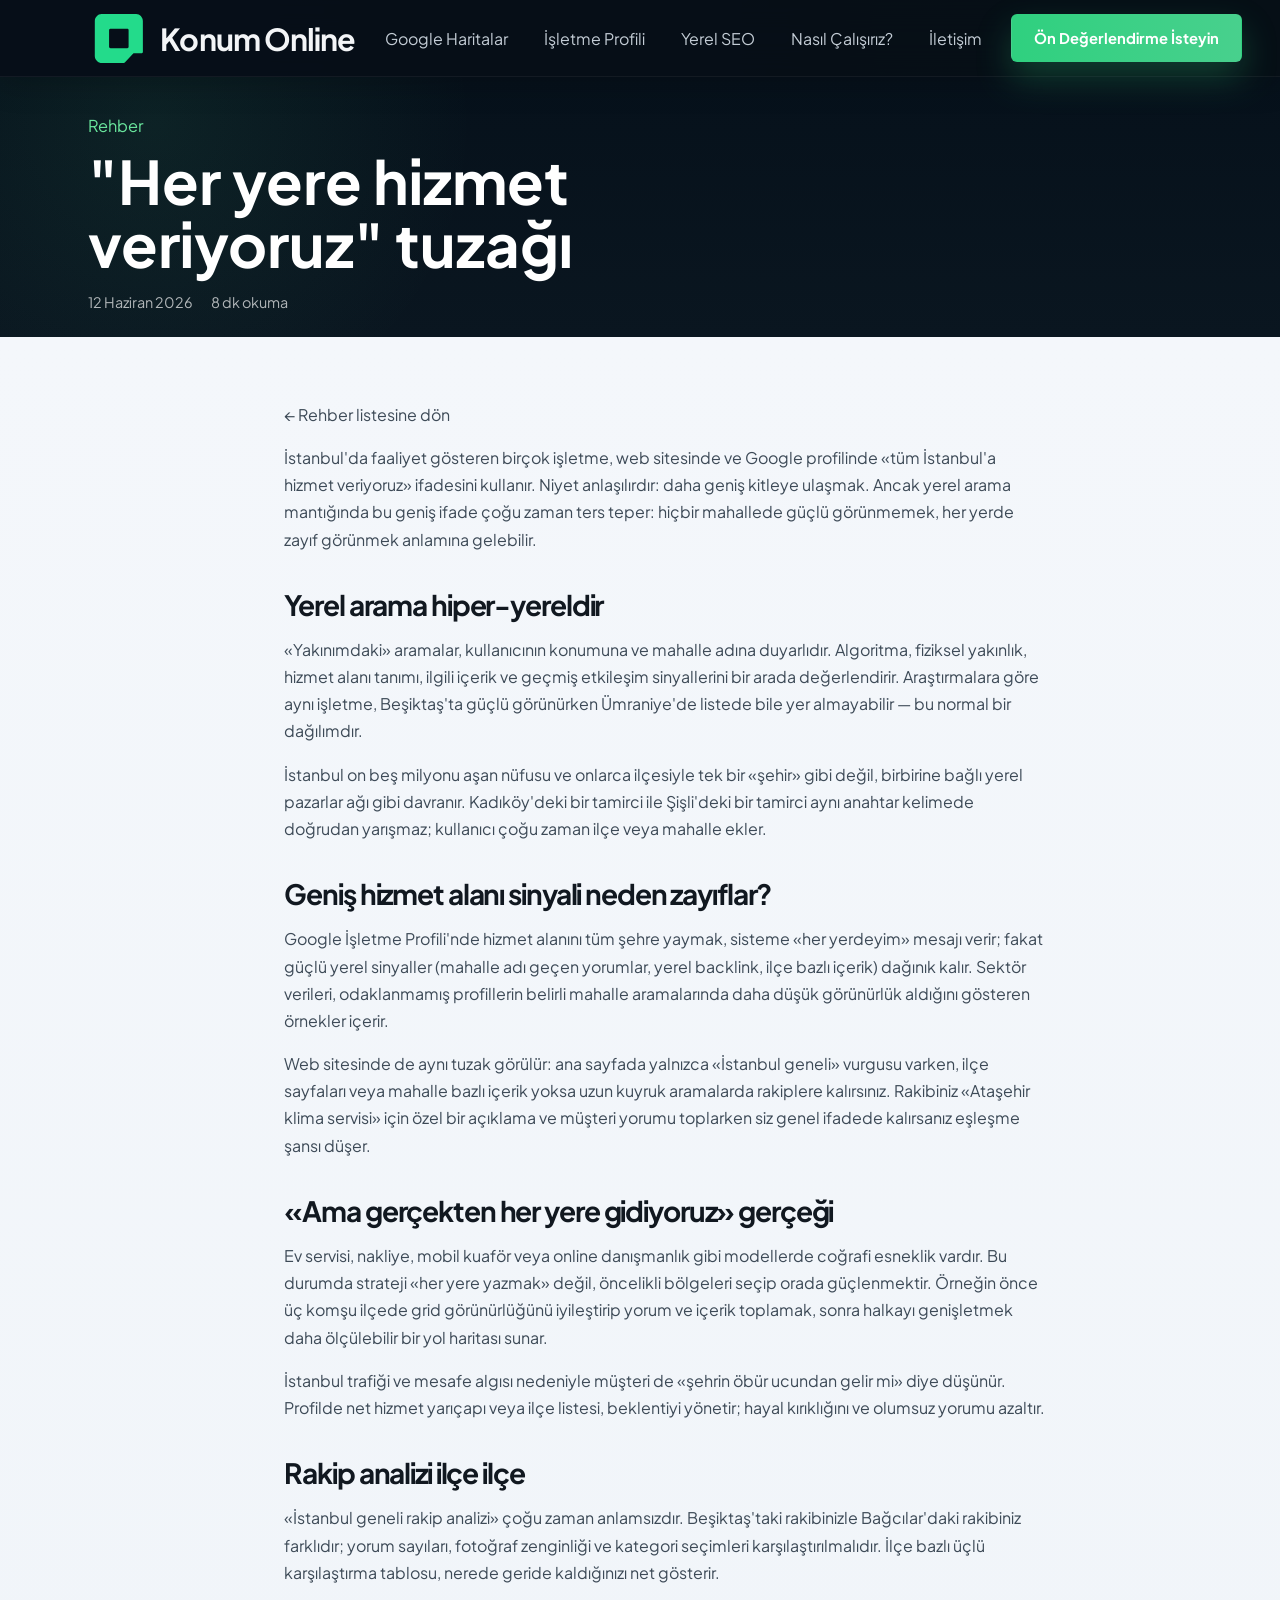
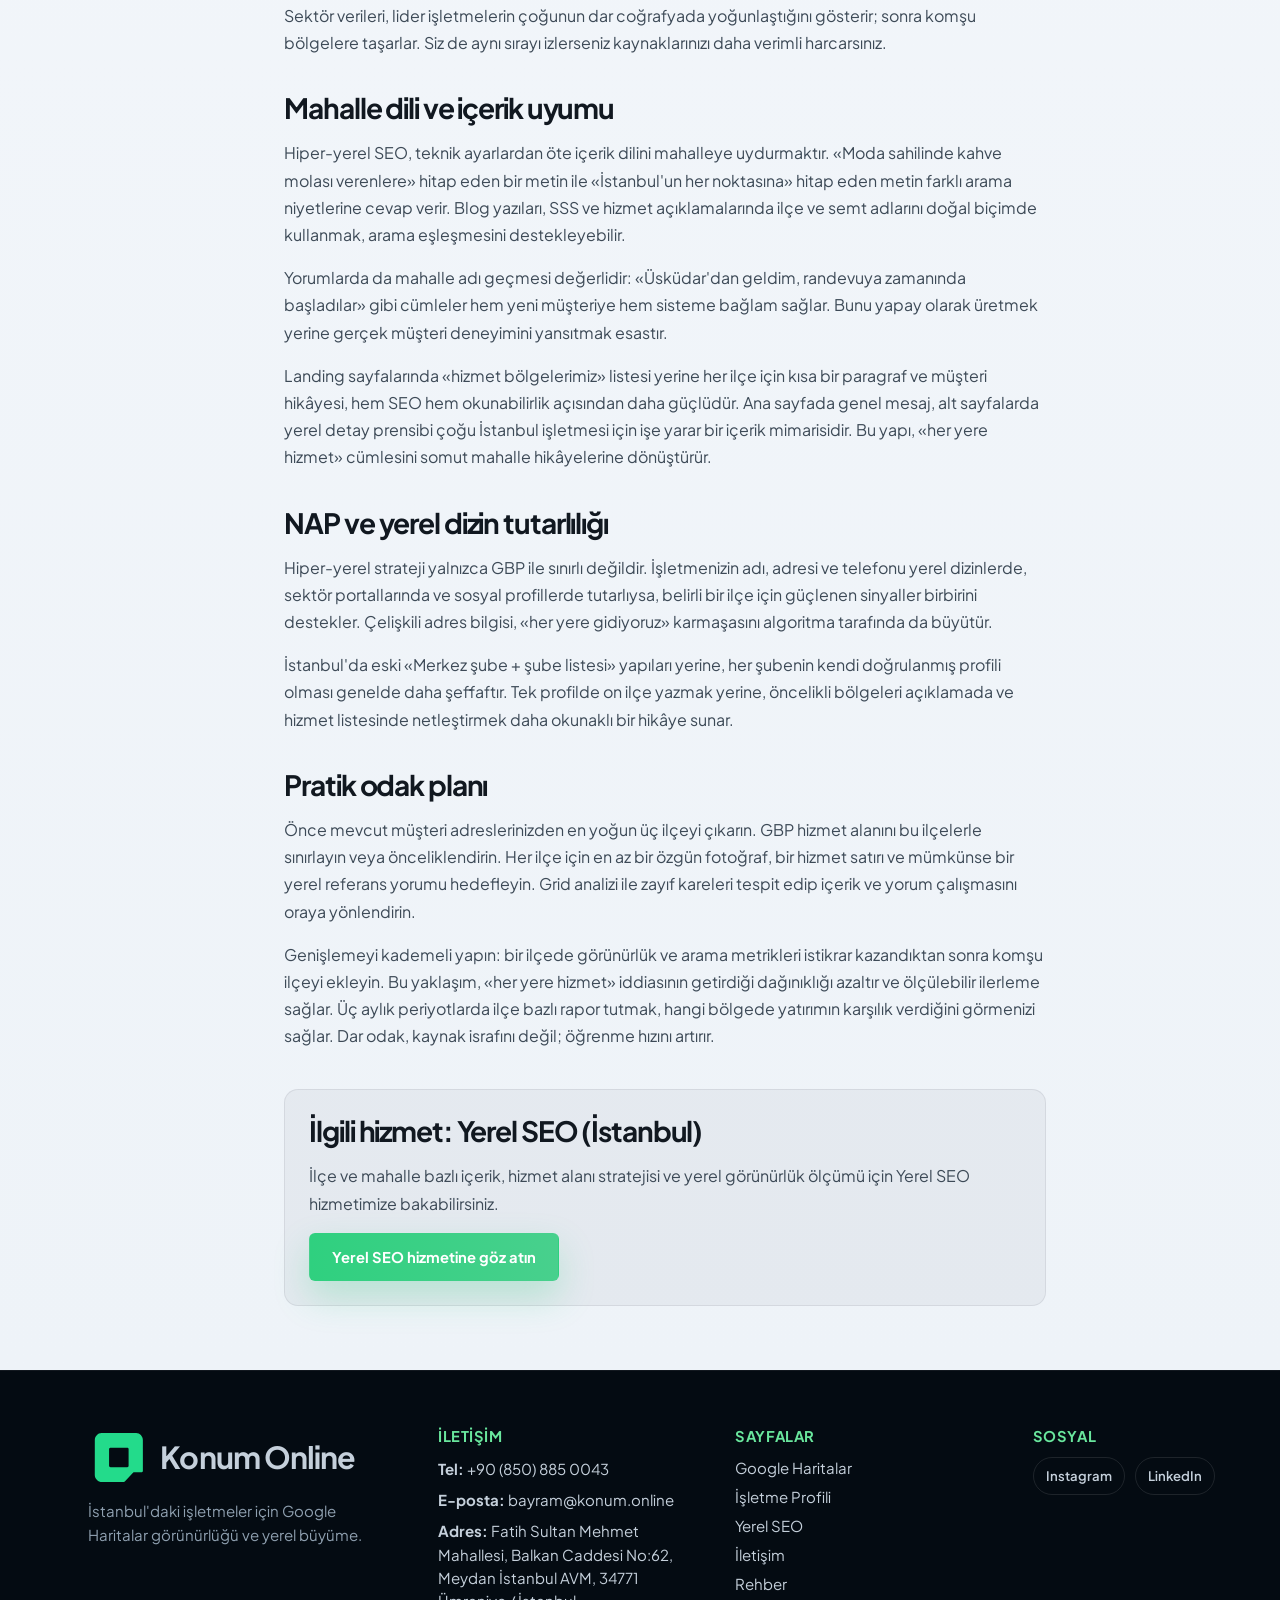
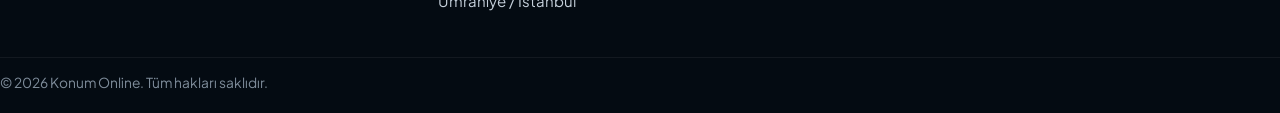
<file: rehber/her-yere-hizmet-veriyoruz-tuzagi/index.html>
<!DOCTYPE html>
<html lang="tr">

<head>
  <meta charset="UTF-8">
  <meta name="viewport" content="width=device-width, initial-scale=1.0">
  <title>"Her yere hizmet" tuzağı | Konum Online</title>
  <meta name="description"
    content="Tüm İstanbul'a hizmet vermek yerel SEO'da neden zayıflatır? Hiper-yerel odak, hizmet alanı ve mahalle bazlı görünürlük stratejisi.">
  <link rel="canonical" href="https://konum.online/rehber/her-yere-hizmet-veriyoruz-tuzagi/">
  <meta property="og:type" content="article">
  <meta property="og:site_name" content="Konum Online">
  <meta property="og:title" content="&quot;Her yere hizmet&quot; tuzağı | Konum Online">
  <meta property="og:description"
    content="Tüm İstanbul'a hizmet vermek yerel SEO'da neden zayıflatır? Hiper-yerel odak ve mahalle bazlı strateji.">
  <meta property="og:url" content="https://konum.online/rehber/her-yere-hizmet-veriyoruz-tuzagi/">
  <meta property="og:image" content="https://konum.online/assets/cta-istanbul.webp">
  <meta property="og:locale" content="tr_TR">
  <meta name="twitter:card" content="summary_large_image">
  <meta name="twitter:title" content="&quot;Her yere hizmet&quot; tuzağı">
  <meta name="twitter:description" content="Hiper-yerel odak neden İstanbul'da daha güçlü sonuç üretir?">
  <meta name="twitter:image" content="https://konum.online/assets/cta-istanbul.webp">
  <link href="https://fonts.googleapis.com/css2?family=Plus+Jakarta+Sans:wght@400;500;600;700;800&display=swap"
    rel="stylesheet">
  <link rel="stylesheet" href="../../css/style.css">
  <script type="application/ld+json">
  {
    "@context": "https://schema.org",
    "@type": "Article",
    "headline": "\"Her yere hizmet veriyoruz\" tuzağı",
    "datePublished": "2026-06-12",
    "author": {
      "@type": "Organization",
      "name": "Konum Online",
      "url": "https://konum.online/"
    },
    "publisher": {
      "@type": "Organization",
      "name": "Konum Online",
      "url": "https://konum.online/",
      "logo": {
        "@type": "ImageObject",
        "url": "https://konum.online/assets/Logo_Black.svg"
      }
    },
    "description": "Hiper-yerel odak neden İstanbul'da daha güçlü sonuç üretir?"
  }
  </script>
</head>

<body>
  <header class="topbar">
    <div class="container nav">
      <a class="brand" href="/"><img class="brand-pin" src="../../assets/Logo_White.svg" alt="Konum Online logo"
          width="60" height="60"><span>Konum Online</span></a>
      <button class="nav-toggle" type="button" aria-expanded="false" aria-controls="site-nav" aria-label="Menüyü aç"><span></span><span></span><span></span></button>
      <nav class="nav-links" id="site-nav">
        <a href="/google-haritalar-optimizasyonu/">Google Haritalar</a>
        <a href="/google-isletme-profili-yonetimi/">İşletme Profili</a>
        <a href="/yerel-seo-istanbul/">Yerel SEO</a>
        <a href="/#process">Nasıl Çalışırız?</a>
        <a href="/iletisim/">İletişim</a>
        <a class="btn btn-primary nav-cta-mobile" href="/iletisim/">Ön Değerlendirme İsteyin</a>
      </nav>
      <a class="btn btn-primary nav-cta-desktop" href="/iletisim/">Ön Değerlendirme İsteyin</a>
    </div>
  </header>

  <main>
    <section class="page-hero">
      <div class="container">
        <div class="section-tag">Rehber</div>
        <h1>"Her yere hizmet veriyoruz" tuzağı</h1>
        <div class="article-meta">
          <time datetime="2026-06-12">12 Haziran 2026</time>
          <span>8 dk okuma</span>
        </div>
      </div>
    </section>

    <section class="page-section">
      <div class="container prose">
        <p><a href="/rehber/">← Rehber listesine dön</a></p>

        <p>İstanbul'da faaliyet gösteren birçok işletme, web sitesinde ve Google profilinde «tüm İstanbul'a hizmet
          veriyoruz» ifadesini kullanır. Niyet anlaşılırdır: daha geniş kitleye ulaşmak. Ancak yerel arama
          mantığında bu geniş ifade çoğu zaman ters teper: hiçbir mahallede güçlü görünmemek, her yerde zayıf
          görünmek anlamına gelebilir.</p>

        <h2>Yerel arama hiper-yereldir</h2>
        <p>«Yakınımdaki» aramalar, kullanıcının konumuna ve mahalle adına duyarlıdır. Algoritma, fiziksel yakınlık,
          hizmet alanı tanımı, ilgili içerik ve geçmiş etkileşim sinyallerini bir arada değerlendirir. Araştırmalara
          göre aynı işletme, Beşiktaş'ta güçlü görünürken Ümraniye'de listede bile yer almayabilir — bu normal bir
          dağılımdır.</p>
        <p>İstanbul on beş milyonu aşan nüfusu ve onlarca ilçesiyle tek bir «şehir» gibi değil, birbirine bağlı
          yerel pazarlar ağı gibi davranır. Kadıköy'deki bir tamirci ile Şişli'deki bir tamirci aynı anahtar kelimede
          doğrudan yarışmaz; kullanıcı çoğu zaman ilçe veya mahalle ekler.</p>

        <h2>Geniş hizmet alanı sinyali neden zayıflar?</h2>
        <p>Google İşletme Profili'nde hizmet alanını tüm şehre yaymak, sisteme «her yerdeyim» mesajı verir; fakat
          güçlü yerel sinyaller (mahalle adı geçen yorumlar, yerel backlink, ilçe bazlı içerik) dağınık kalır. Sektör
          verileri, odaklanmamış profillerin belirli mahalle aramalarında daha düşük görünürlük aldığını gösteren
          örnekler içerir.</p>
        <p>Web sitesinde de aynı tuzak görülür: ana sayfada yalnızca «İstanbul geneli» vurgusu varken, ilçe sayfaları
          veya mahalle bazlı içerik yoksa uzun kuyruk aramalarda rakiplere kalırsınız. Rakibiniz «Ataşehir klima servisi»
          için özel bir açıklama ve müşteri yorumu toplarken siz genel ifadede kalırsanız eşleşme şansı düşer.</p>

        <h2>«Ama gerçekten her yere gidiyoruz» gerçeği</h2>
        <p>Ev servisi, nakliye, mobil kuaför veya online danışmanlık gibi modellerde coğrafi esneklik vardır. Bu
          durumda strateji «her yere yazmak» değil, öncelikli bölgeleri seçip orada güçlenmektir. Örneğin önce üç
          komşu ilçede grid görünürlüğünü iyileştirip yorum ve içerik toplamak, sonra halkayı genişletmek daha
          ölçülebilir bir yol haritası sunar.</p>
        <p>İstanbul trafiği ve mesafe algısı nedeniyle müşteri de «şehrin öbür ucundan gelir mi» diye düşünür.
          Profilde net hizmet yarıçapı veya ilçe listesi, beklentiyi yönetir; hayal kırıklığını ve olumsuz yorumu
          azaltır.</p>

        <h2>Rakip analizi ilçe ilçe</h2>
        <p>«İstanbul geneli rakip analizi» çoğu zaman anlamsızdır. Beşiktaş'taki rakibinizle Bağcılar'daki rakibiniz
          farklıdır; yorum sayıları, fotoğraf zenginliği ve kategori seçimleri karşılaştırılmalıdır. İlçe bazlı üçlü
          karşılaştırma tablosu, nerede geride kaldığınızı net gösterir.</p>
        <p>Sektör verileri, lider işletmelerin çoğunun dar coğrafyada yoğunlaştığını gösterir; sonra komşu bölgelere
          taşarlar. Siz de aynı sırayı izlerseniz kaynaklarınızı daha verimli harcarsınız.</p>

        <h2>Mahalle dili ve içerik uyumu</h2>
        <p>Hiper-yerel SEO, teknik ayarlardan öte içerik dilini mahalleye uydurmaktır. «Moda sahilinde kahve molası
          verenlere» hitap eden bir metin ile «İstanbul'un her noktasına» hitap eden metin farklı arama niyetlerine
          cevap verir. Blog yazıları, SSS ve hizmet açıklamalarında ilçe ve semt adlarını doğal biçimde kullanmak,
          arama eşleşmesini destekleyebilir.</p>
        <p>Yorumlarda da mahalle adı geçmesi değerlidir: «Üsküdar'dan geldim, randevuya zamanında başladılar» gibi
          cümleler hem yeni müşteriye hem sisteme bağlam sağlar. Bunu yapay olarak üretmek yerine gerçek müşteri
          deneyimini yansıtmak esastır.</p>
        <p>Landing sayfalarında «hizmet bölgelerimiz» listesi yerine her ilçe için kısa bir paragraf ve müşteri
          hikâyesi, hem SEO hem okunabilirlik açısından daha güçlüdür. Ana sayfada genel mesaj, alt sayfalarda yerel
          detay prensibi çoğu İstanbul işletmesi için işe yarar bir içerik mimarisidir. Bu yapı, «her yere
          hizmet» cümlesini somut mahalle hikâyelerine dönüştürür.</p>

        <h2>NAP ve yerel dizin tutarlılığı</h2>
        <p>Hiper-yerel strateji yalnızca GBP ile sınırlı değildir. İşletmenizin adı, adresi ve telefonu yerel
          dizinlerde, sektör portallarında ve sosyal profillerde tutarlıysa, belirli bir ilçe için güçlenen sinyaller
          birbirini destekler. Çelişkili adres bilgisi, «her yere gidiyoruz» karmaşasını algoritma tarafında da
          büyütür.</p>
        <p>İstanbul'da eski «Merkez şube + şube listesi» yapıları yerine, her şubenin kendi doğrulanmış profili olması
          genelde daha şeffaftır. Tek profilde on ilçe yazmak yerine, öncelikli bölgeleri açıklamada ve hizmet
          listesinde netleştirmek daha okunaklı bir hikâye sunar.</p>

        <h2>Pratik odak planı</h2>
        <p>Önce mevcut müşteri adreslerinizden en yoğun üç ilçeyi çıkarın. GBP hizmet alanını bu ilçelerle sınırlayın
          veya önceliklendirin. Her ilçe için en az bir özgün fotoğraf, bir hizmet satırı ve mümkünse bir yerel
          referans yorumu hedefleyin. Grid analizi ile zayıf kareleri tespit edip içerik ve yorum çalışmasını oraya
          yönlendirin.</p>
        <p>Genişlemeyi kademeli yapın: bir ilçede görünürlük ve arama metrikleri istikrar kazandıktan sonra komşu
          ilçeyi ekleyin. Bu yaklaşım, «her yere hizmet» iddiasının getirdiği dağınıklığı azaltır ve ölçülebilir
          ilerleme sağlar. Üç aylık periyotlarda ilçe bazlı rapor tutmak, hangi bölgede yatırımın karşılık verdiğini
          görmenizi sağlar. Dar odak, kaynak israfını değil; öğrenme hızını artırır.</p>

        <aside class="article-cta">
          <h2>İlgili hizmet: Yerel SEO (İstanbul)</h2>
          <p>İlçe ve mahalle bazlı içerik, hizmet alanı stratejisi ve yerel görünürlük ölçümü için Yerel SEO
            hizmetimize bakabilirsiniz.</p>
          <a class="btn btn-primary" href="/yerel-seo-istanbul/">Yerel SEO hizmetine göz atın</a>
        </aside>
      </div>
    </section>
  </main>

  <footer class="site-footer">
    <div class="container footer-grid">
      <div class="footer-brand"><a class="brand" href="/"><img class="brand-pin" src="../../assets/Logo_White.svg"
            alt="Konum Online logo" width="48" height="48"><span>Konum Online</span></a>
        <p>İstanbul'daki işletmeler için Google Haritalar görünürlüğü ve yerel büyüme.</p>
      </div>
      <div class="footer-block footer-nap">
        <h3>İletişim</h3>
        <p><strong>Tel:</strong> <a href="tel:+908508850043">+90 (850) 885 0043</a></p>
        <p><strong>E-posta:</strong> <a href="mailto:bayram@konum.online">bayram@konum.online</a></p>
        <p><strong>Adres:</strong> Fatih Sultan Mehmet Mahallesi, Balkan Caddesi No:62, Meydan İstanbul AVM, 34771 Ümraniye / İstanbul</p>
      </div>
      <div class="footer-block footer-links">
        <h3>Sayfalar</h3>
        <ul>
          <li><a href="/google-haritalar-optimizasyonu/">Google Haritalar</a></li>
          <li><a href="/google-isletme-profili-yonetimi/">İşletme Profili</a></li>
          <li><a href="/yerel-seo-istanbul/">Yerel SEO</a></li>
          <li><a href="/iletisim/">İletişim</a></li>
          <li><a href="/rehber/">Rehber</a></li>
        </ul>
      </div>
      <div class="footer-block">
        <h3>Sosyal</h3>
                <div class="footer-social">
          <a href="https://instagram.com/konumonline" rel="noopener noreferrer" target="_blank" aria-label="Instagram">Instagram</a>
          <a href="https://linkedin.com/company/konumonline" rel="noopener noreferrer" target="_blank" aria-label="LinkedIn">LinkedIn</a>
        </div>
      </div>
    </div>
    <div class="container footer-bottom">
      <p>© 2026 Konum Online. Tüm hakları saklıdır.</p>
    </div>
  </footer>
  <script src="../../js/analytics.js" defer></script>
  <script src="../../js/main.js"></script>
</body>

</html>
</file>
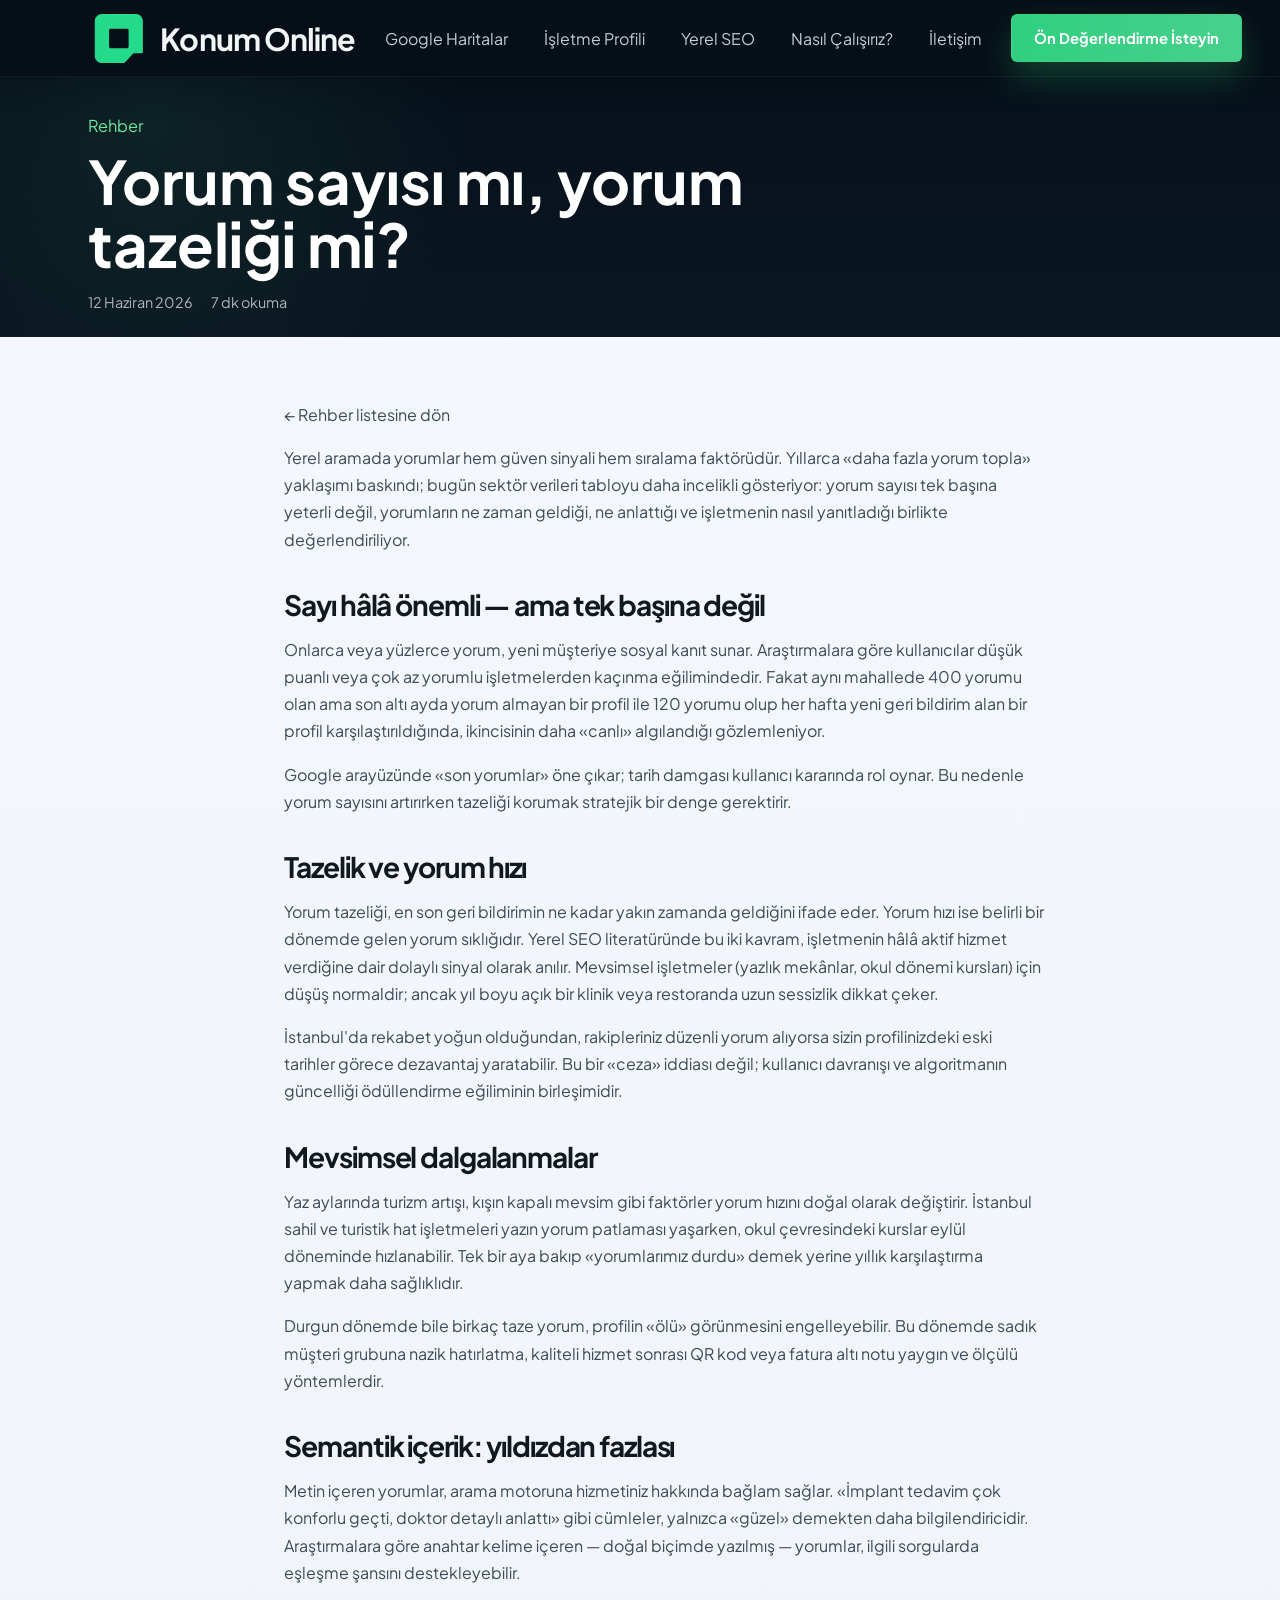
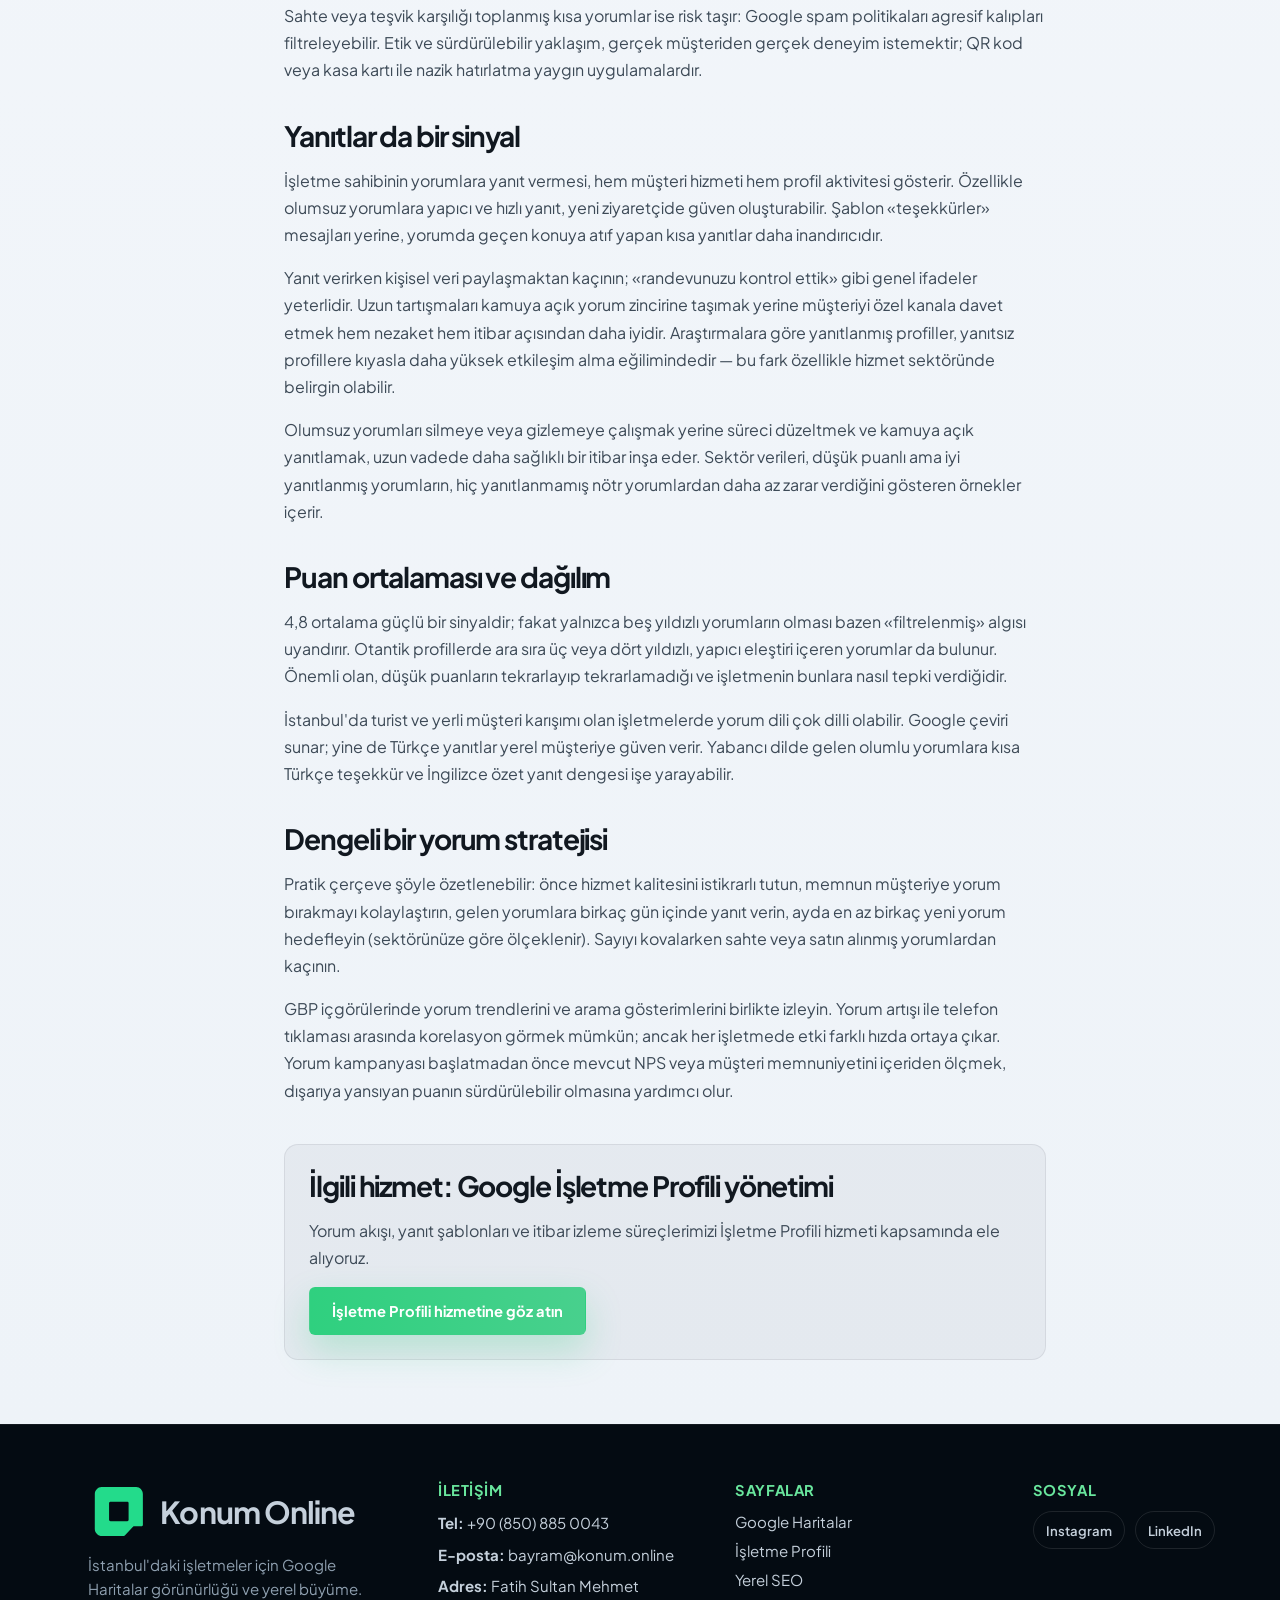
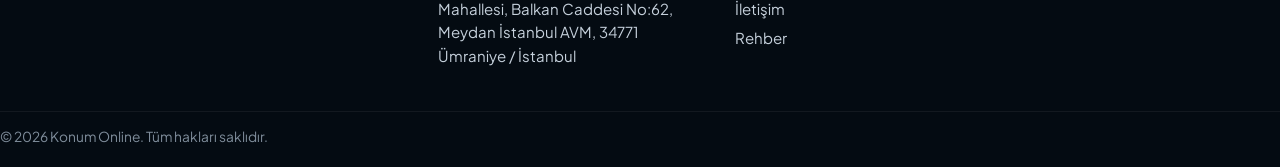
<file: rehber/yorum-sayisi-mi-yorum-tazeligi-mi/index.html>
<!DOCTYPE html>
<html lang="tr">

<head>
  <meta charset="UTF-8">
  <meta name="viewport" content="width=device-width, initial-scale=1.0">
  <title>Yorum sayısı mı, yorum tazeliği mi? | Konum Online</title>
  <meta name="description"
    content="Google yorumlarında sayı mı tazelik mi daha önemli? Yorum hızı, semantik içerik ve yanıt stratejisi üzerine veri destekli rehber.">
  <link rel="canonical" href="https://konum.online/rehber/yorum-sayisi-mi-yorum-tazeligi-mi/">
  <meta property="og:type" content="article">
  <meta property="og:site_name" content="Konum Online">
  <meta property="og:title" content="Yorum sayısı mı, yorum tazeliği mi? | Konum Online">
  <meta property="og:description"
    content="Google yorumlarında sayı mı tazelik mi daha önemli? Yorum hızı, semantik içerik ve yanıt stratejisi.">
  <meta property="og:url" content="https://konum.online/rehber/yorum-sayisi-mi-yorum-tazeligi-mi/">
  <meta property="og:image" content="https://konum.online/assets/cta-istanbul.webp">
  <meta property="og:locale" content="tr_TR">
  <meta name="twitter:card" content="summary_large_image">
  <meta name="twitter:title" content="Yorum sayısı mı, yorum tazeliği mi?">
  <meta name="twitter:description" content="Yorumların yeni matematiği: tazelik, hız ve anlamlı içerik.">
  <meta name="twitter:image" content="https://konum.online/assets/cta-istanbul.webp">
  <link href="https://fonts.googleapis.com/css2?family=Plus+Jakarta+Sans:wght@400;500;600;700;800&display=swap"
    rel="stylesheet">
  <link rel="stylesheet" href="../../css/style.css">
  <script type="application/ld+json">
  {
    "@context": "https://schema.org",
    "@type": "Article",
    "headline": "Yorum sayısı mı, yorum tazeliği mi?",
    "datePublished": "2026-06-12",
    "author": {
      "@type": "Organization",
      "name": "Konum Online",
      "url": "https://konum.online/"
    },
    "publisher": {
      "@type": "Organization",
      "name": "Konum Online",
      "url": "https://konum.online/",
      "logo": {
        "@type": "ImageObject",
        "url": "https://konum.online/assets/Logo_Black.svg"
      }
    },
    "description": "Yorumların yeni matematiği: tazelik, hız ve anlamlı içerik."
  }
  </script>
</head>

<body>
  <header class="topbar">
    <div class="container nav">
      <a class="brand" href="/"><img class="brand-pin" src="../../assets/Logo_White.svg" alt="Konum Online logo"
          width="60" height="60"><span>Konum Online</span></a>
      <button class="nav-toggle" type="button" aria-expanded="false" aria-controls="site-nav" aria-label="Menüyü aç"><span></span><span></span><span></span></button>
      <nav class="nav-links" id="site-nav">
        <a href="/google-haritalar-optimizasyonu/">Google Haritalar</a>
        <a href="/google-isletme-profili-yonetimi/">İşletme Profili</a>
        <a href="/yerel-seo-istanbul/">Yerel SEO</a>
        <a href="/#process">Nasıl Çalışırız?</a>
        <a href="/iletisim/">İletişim</a>
        <a class="btn btn-primary nav-cta-mobile" href="/iletisim/">Ön Değerlendirme İsteyin</a>
      </nav>
      <a class="btn btn-primary nav-cta-desktop" href="/iletisim/">Ön Değerlendirme İsteyin</a>
    </div>
  </header>

  <main>
    <section class="page-hero">
      <div class="container">
        <div class="section-tag">Rehber</div>
        <h1>Yorum sayısı mı, yorum tazeliği mi?</h1>
        <div class="article-meta">
          <time datetime="2026-06-12">12 Haziran 2026</time>
          <span>7 dk okuma</span>
        </div>
      </div>
    </section>

    <section class="page-section">
      <div class="container prose">
        <p><a href="/rehber/">← Rehber listesine dön</a></p>

        <p>Yerel aramada yorumlar hem güven sinyali hem sıralama faktörüdür. Yıllarca «daha fazla yorum topla»
          yaklaşımı baskındı; bugün sektör verileri tabloyu daha incelikli gösteriyor: yorum sayısı tek başına
          yeterli değil, yorumların ne zaman geldiği, ne anlattığı ve işletmenin nasıl yanıtladığı birlikte
          değerlendiriliyor.</p>

        <h2>Sayı hâlâ önemli — ama tek başına değil</h2>
        <p>Onlarca veya yüzlerce yorum, yeni müşteriye sosyal kanıt sunar. Araştırmalara göre kullanıcılar düşük puanlı
          veya çok az yorumlu işletmelerden kaçınma eğilimindedir. Fakat aynı mahallede 400 yorumu olan ama son altı
          ayda yorum almayan bir profil ile 120 yorumu olup her hafta yeni geri bildirim alan bir profil karşılaştırıldığında,
          ikincisinin daha «canlı» algılandığı gözlemleniyor.</p>
        <p>Google arayüzünde «son yorumlar» öne çıkar; tarih damgası kullanıcı kararında rol oynar. Bu nedenle
          yorum sayısını artırırken tazeliği korumak stratejik bir denge gerektirir.</p>

        <h2>Tazelik ve yorum hızı</h2>
        <p>Yorum tazeliği, en son geri bildirimin ne kadar yakın zamanda geldiğini ifade eder. Yorum hızı ise belirli
          bir dönemde gelen yorum sıklığıdır. Yerel SEO literatüründe bu iki kavram, işletmenin hâlâ aktif hizmet
          verdiğine dair dolaylı sinyal olarak anılır. Mevsimsel işletmeler (yazlık mekânlar, okul dönemi kursları)
          için düşüş normaldir; ancak yıl boyu açık bir klinik veya restoranda uzun sessizlik dikkat çeker.</p>
        <p>İstanbul'da rekabet yoğun olduğundan, rakipleriniz düzenli yorum alıyorsa sizin profilinizdeki eski
          tarihler görece dezavantaj yaratabilir. Bu bir «ceza» iddiası değil; kullanıcı davranışı ve algoritmanın
          güncelliği ödüllendirme eğiliminin birleşimidir.</p>

        <h2>Mevsimsel dalgalanmalar</h2>
        <p>Yaz aylarında turizm artışı, kışın kapalı mevsim gibi faktörler yorum hızını doğal olarak değiştirir.
          İstanbul sahil ve turistik hat işletmeleri yazın yorum patlaması yaşarken, okul çevresindeki kurslar eylül
          döneminde hızlanabilir. Tek bir aya bakıp «yorumlarımız durdu» demek yerine yıllık karşılaştırma yapmak
          daha sağlıklıdır.</p>
        <p>Durgun dönemde bile birkaç taze yorum, profilin «ölü» görünmesini engelleyebilir. Bu dönemde sadık müşteri
          grubuna nazik hatırlatma, kaliteli hizmet sonrası QR kod veya fatura altı notu yaygın ve ölçülü yöntemlerdir.</p>

        <h2>Semantik içerik: yıldızdan fazlası</h2>
        <p>Metin içeren yorumlar, arama motoruna hizmetiniz hakkında bağlam sağlar. «İmplant tedavim çok konforlu geçti,
          doktor detaylı anlattı» gibi cümleler, yalnızca «güzel» demekten daha bilgilendiricidir. Araştırmalara göre
          anahtar kelime içeren — doğal biçimde yazılmış — yorumlar, ilgili sorgularda eşleşme şansını destekleyebilir.</p>
        <p>Sahte veya teşvik karşılığı toplanmış kısa yorumlar ise risk taşır: Google spam politikaları agresif
          kalıpları filtreleyebilir. Etik ve sürdürülebilir yaklaşım, gerçek müşteriden gerçek deneyim istemektir;
          QR kod veya kasa kartı ile nazik hatırlatma yaygın uygulamalardır.</p>

        <h2>Yanıtlar da bir sinyal</h2>
        <p>İşletme sahibinin yorumlara yanıt vermesi, hem müşteri hizmeti hem profil aktivitesi gösterir. Özellikle
          olumsuz yorumlara yapıcı ve hızlı yanıt, yeni ziyaretçide güven oluşturabilir. Şablon «teşekkürler»
          mesajları yerine, yorumda geçen konuya atıf yapan kısa yanıtlar daha inandırıcıdır.</p>
        <p>Yanıt verirken kişisel veri paylaşmaktan kaçının; «randevunuzu kontrol ettik» gibi genel ifadeler yeterlidir.
          Uzun tartışmaları kamuya açık yorum zincirine taşımak yerine müşteriyi özel kanala davet etmek hem nezaket
          hem itibar açısından daha iyidir. Araştırmalara göre yanıtlanmış profiller, yanıtsız profillere kıyasla
          daha yüksek etkileşim alma eğilimindedir — bu fark özellikle hizmet sektöründe belirgin olabilir.</p>
        <p>Olumsuz yorumları silmeye veya gizlemeye çalışmak yerine süreci düzeltmek ve kamuya açık yanıtlamak,
          uzun vadede daha sağlıklı bir itibar inşa eder. Sektör verileri, düşük puanlı ama iyi yanıtlanmış
          yorumların, hiç yanıtlanmamış nötr yorumlardan daha az zarar verdiğini gösteren örnekler içerir.</p>

        <h2>Puan ortalaması ve dağılım</h2>
        <p>4,8 ortalama güçlü bir sinyaldir; fakat yalnızca beş yıldızlı yorumların olması bazen «filtrelenmiş» algısı
          uyandırır. Otantik profillerde ara sıra üç veya dört yıldızlı, yapıcı eleştiri içeren yorumlar da bulunur.
          Önemli olan, düşük puanların tekrarlayıp tekrarlamadığı ve işletmenin bunlara nasıl tepki verdiğidir.</p>
        <p>İstanbul'da turist ve yerli müşteri karışımı olan işletmelerde yorum dili çok dilli olabilir. Google çeviri
          sunar; yine de Türkçe yanıtlar yerel müşteriye güven verir. Yabancı dilde gelen olumlu yorumlara kısa Türkçe
          teşekkür ve İngilizce özet yanıt dengesi işe yarayabilir.</p>

        <h2>Dengeli bir yorum stratejisi</h2>
        <p>Pratik çerçeve şöyle özetlenebilir: önce hizmet kalitesini istikrarlı tutun, memnun müşteriye yorum
          bırakmayı kolaylaştırın, gelen yorumlara birkaç gün içinde yanıt verin, ayda en az birkaç yeni yorum
          hedefleyin (sektörünüze göre ölçeklenir). Sayıyı kovalarken sahte veya satın alınmış yorumlardan
          kaçının.</p>
        <p>GBP içgörülerinde yorum trendlerini ve arama gösterimlerini birlikte izleyin. Yorum artışı ile telefon
          tıklaması arasında korelasyon görmek mümkün; ancak her işletmede etki farklı hızda ortaya çıkar. Yorum
          kampanyası başlatmadan önce mevcut NPS veya müşteri memnuniyetini içeriden ölçmek, dışarıya yansıyan
          puanın sürdürülebilir olmasına yardımcı olur.</p>

        <aside class="article-cta">
          <h2>İlgili hizmet: Google İşletme Profili yönetimi</h2>
          <p>Yorum akışı, yanıt şablonları ve itibar izleme süreçlerimizi İşletme Profili hizmeti kapsamında
            ele alıyoruz.</p>
          <a class="btn btn-primary" href="/google-isletme-profili-yonetimi/">İşletme Profili hizmetine göz atın</a>
        </aside>
      </div>
    </section>
  </main>

  <footer class="site-footer">
    <div class="container footer-grid">
      <div class="footer-brand"><a class="brand" href="/"><img class="brand-pin" src="../../assets/Logo_White.svg"
            alt="Konum Online logo" width="48" height="48"><span>Konum Online</span></a>
        <p>İstanbul'daki işletmeler için Google Haritalar görünürlüğü ve yerel büyüme.</p>
      </div>
      <div class="footer-block footer-nap">
        <h3>İletişim</h3>
        <p><strong>Tel:</strong> <a href="tel:+908508850043">+90 (850) 885 0043</a></p>
        <p><strong>E-posta:</strong> <a href="mailto:bayram@konum.online">bayram@konum.online</a></p>
        <p><strong>Adres:</strong> Fatih Sultan Mehmet Mahallesi, Balkan Caddesi No:62, Meydan İstanbul AVM, 34771 Ümraniye / İstanbul</p>
      </div>
      <div class="footer-block footer-links">
        <h3>Sayfalar</h3>
        <ul>
          <li><a href="/google-haritalar-optimizasyonu/">Google Haritalar</a></li>
          <li><a href="/google-isletme-profili-yonetimi/">İşletme Profili</a></li>
          <li><a href="/yerel-seo-istanbul/">Yerel SEO</a></li>
          <li><a href="/iletisim/">İletişim</a></li>
          <li><a href="/rehber/">Rehber</a></li>
        </ul>
      </div>
      <div class="footer-block">
        <h3>Sosyal</h3>
                <div class="footer-social">
          <a href="https://instagram.com/konumonline" rel="noopener noreferrer" target="_blank" aria-label="Instagram">Instagram</a>
          <a href="https://linkedin.com/company/konumonline" rel="noopener noreferrer" target="_blank" aria-label="LinkedIn">LinkedIn</a>
        </div>
      </div>
    </div>
    <div class="container footer-bottom">
      <p>© 2026 Konum Online. Tüm hakları saklıdır.</p>
    </div>
  </footer>
  <script src="../../js/analytics.js" defer></script>
  <script src="../../js/main.js"></script>
</body>

</html>
</file>
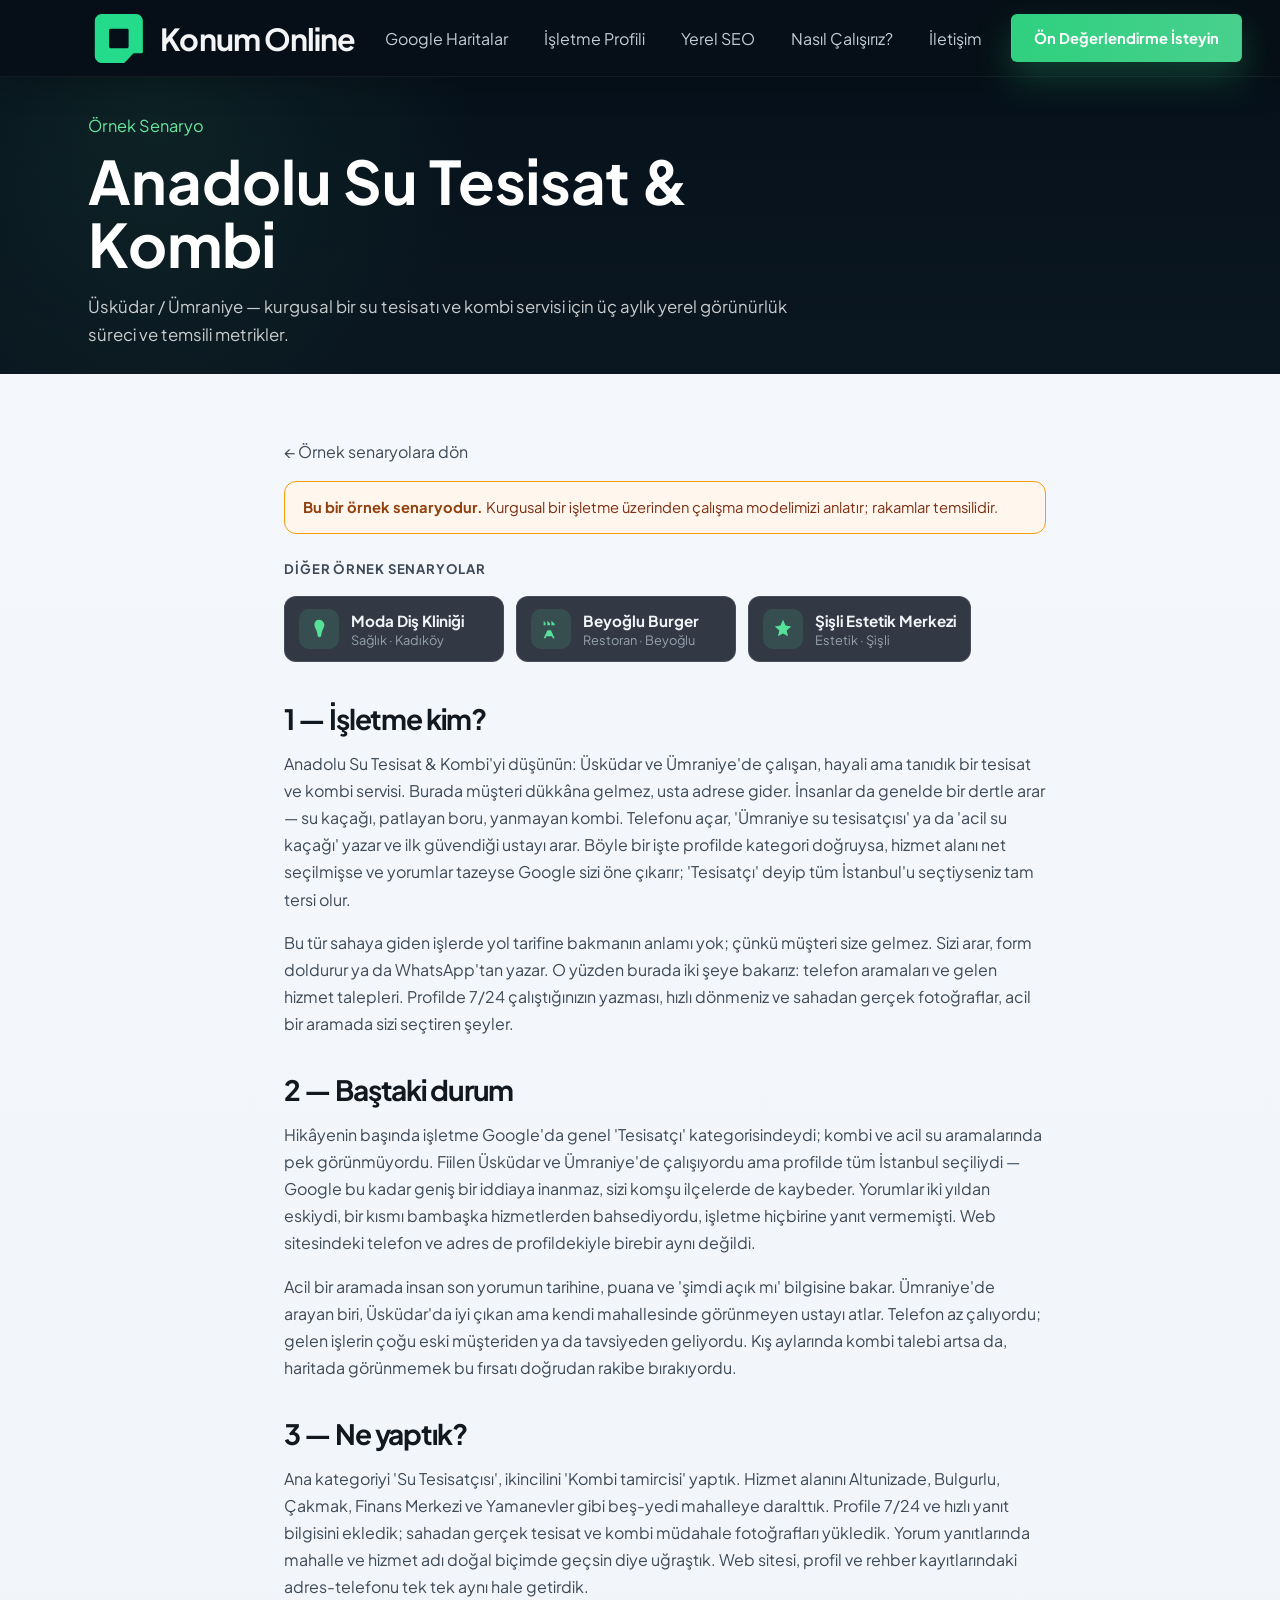
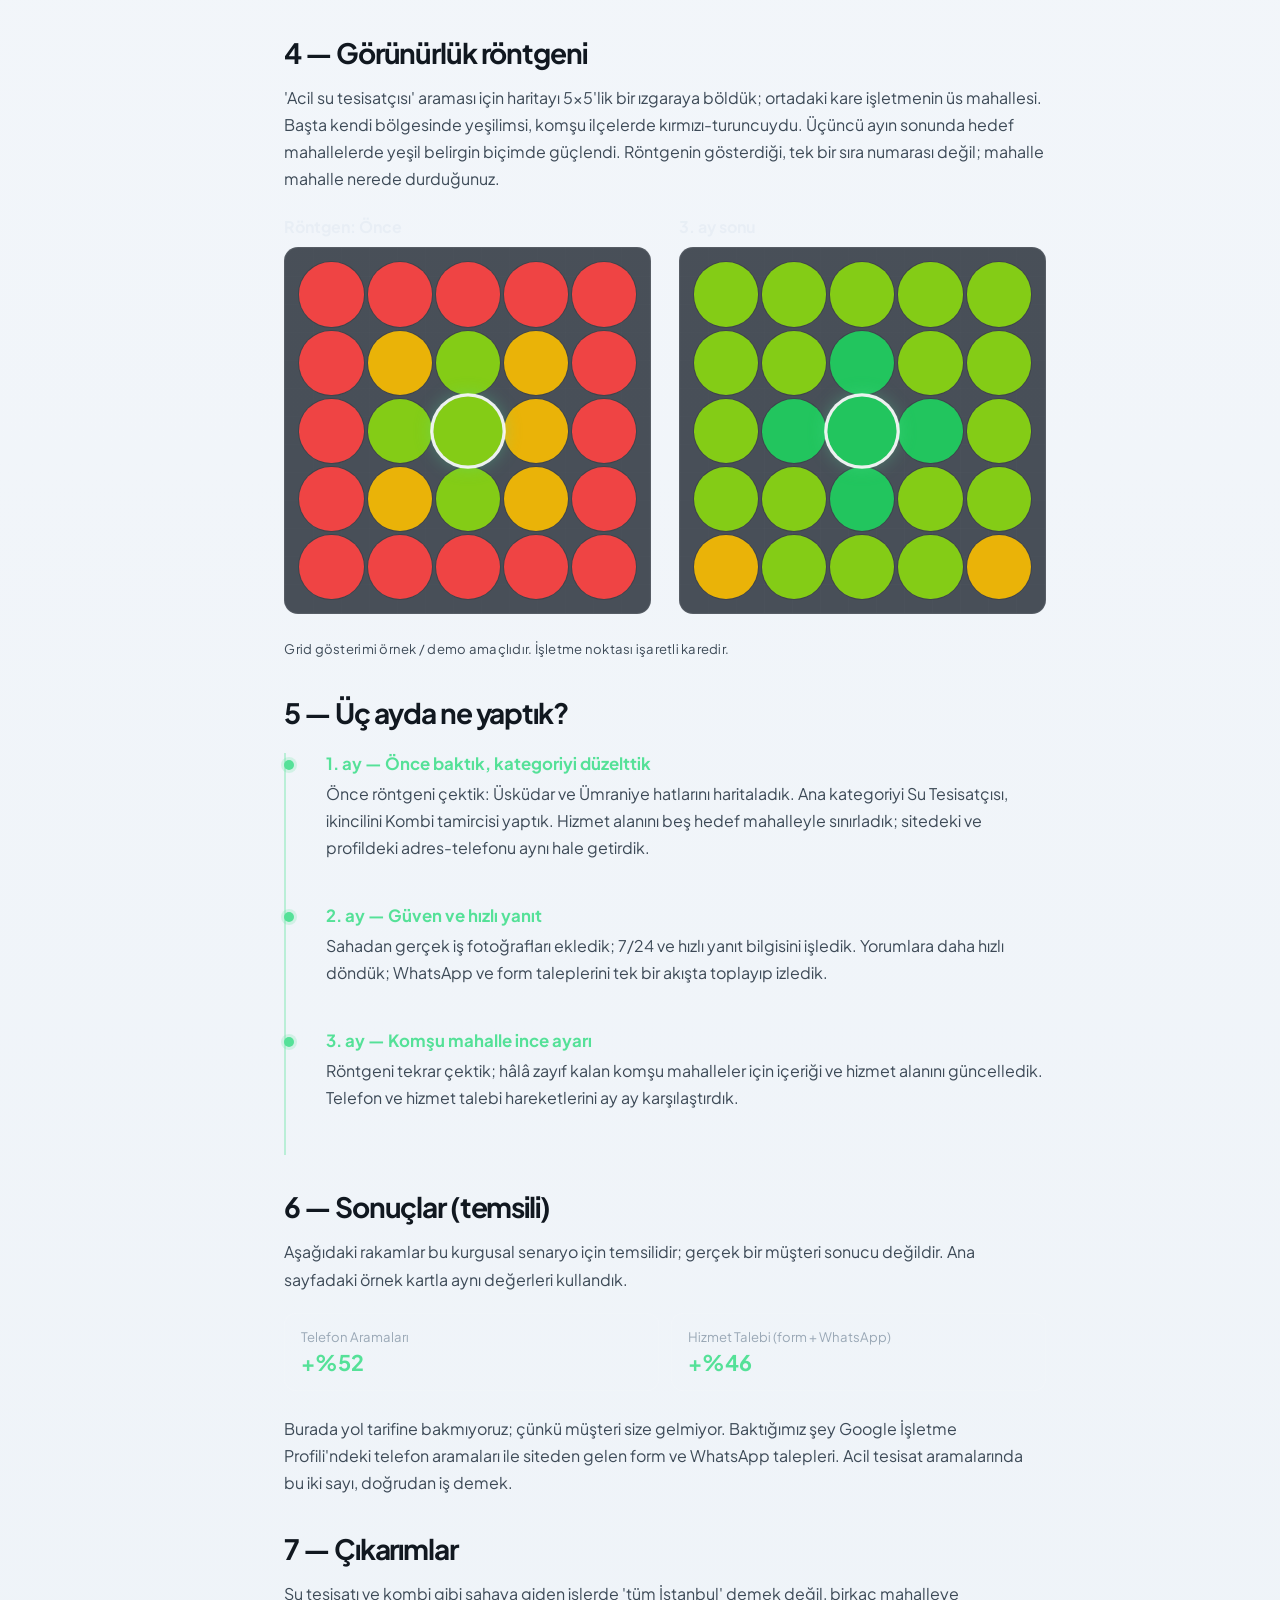
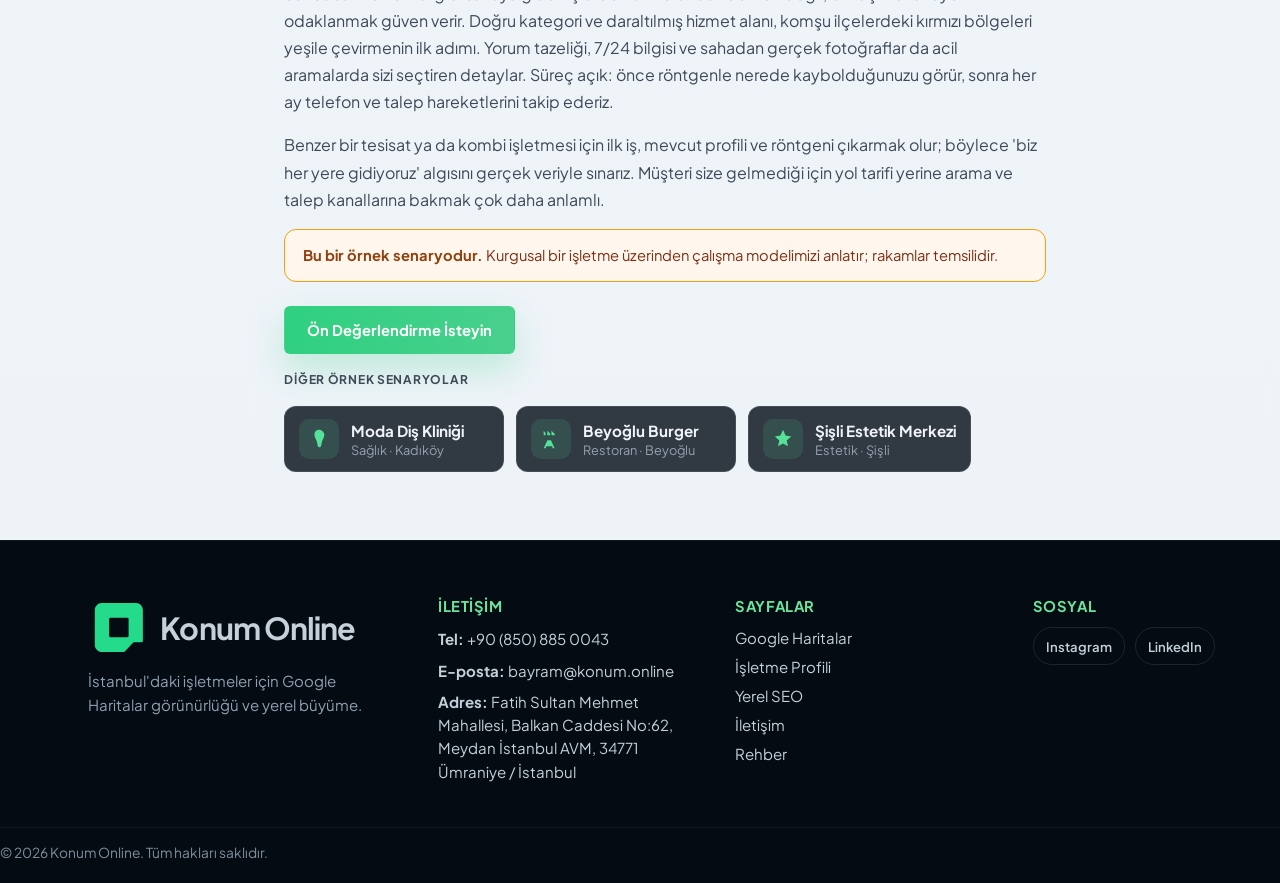
<file: senaryolar/anadolu-su-tesisat/index.html>
<!DOCTYPE html>
<html lang="tr">

<head>
  <meta charset="UTF-8">
  <meta name="viewport" content="width=device-width, initial-scale=1.0">
  <title>Anadolu Su Tesisat &amp; Kombi — Örnek Senaryo | Konum Online</title>
  <meta name="description"
    content="Kurgusal Anadolu Su Tesisat &amp; Kombi örneği: Üsküdar ve Ümraniye'de acil tesisat aramaları, hizmet alanı daraltma ve üç aylık yerel görünürlük süreci. Temsili metrikler.">
  <link rel="canonical" href="https://konum.online/senaryolar/anadolu-su-tesisat/">
  <meta property="og:type" content="website">
  <meta property="og:site_name" content="Konum Online">
  <meta property="og:title" content="Anadolu Su Tesisat &amp; Kombi — Örnek Senaryo | Konum Online">
  <meta property="og:description"
    content="Üsküdar ve Ümraniye'de kurgusal bir su tesisatı ve kombi servisi için görünürlük röntgeni, üç aylık süreç ve temsili telefon/hizmet talebi metrikleri.">
  <meta property="og:url" content="https://konum.online/senaryolar/anadolu-su-tesisat/">
  <meta property="og:image" content="https://konum.online/assets/Logo_White.svg">
  <meta property="og:locale" content="tr_TR">
  <meta name="twitter:card" content="summary_large_image">
  <meta name="twitter:title" content="Anadolu Su Tesisat &amp; Kombi — Örnek Senaryo">
  <meta name="twitter:description"
    content="Kurgusal tesisat senaryosu: grid, süreç ve temsili telefon ile hizmet talebi eğilimleri.">
  <meta name="twitter:image" content="https://konum.online/assets/Logo_White.svg">
  <link href="https://fonts.googleapis.com/css2?family=Plus+Jakarta+Sans:wght@400;500;600;700;800&display=swap"
    rel="stylesheet">
  <link rel="stylesheet" href="../../css/style.css">
  <script type="application/ld+json">
  {
    "@context": "https://schema.org",
    "@type": "WebPage",
    "name": "Anadolu Su Tesisat & Kombi — Örnek Senaryo",
    "description": "Kurgusal bir su tesisatı ve kombi servisi üzerinden Konum Online çalışma modeli anlatımı.",
    "url": "https://konum.online/senaryolar/anadolu-su-tesisat/",
    "isPartOf": { "@type": "WebSite", "name": "Konum Online", "url": "https://konum.online/" },
    "publisher": {
      "@type": "Organization",
      "name": "Konum Online",
      "url": "https://konum.online/"
    }
  }
  </script>
</head>

<body data-scenario="anadolu-su-tesisat">
  <header class="topbar">
    <div class="container nav">
      <a class="brand" href="/"><img class="brand-pin" src="../../assets/Logo_White.svg" alt="Konum Online logo"
          width="60" height="60"><span>Konum Online</span></a>
      <button class="nav-toggle" type="button" aria-expanded="false" aria-controls="site-nav" aria-label="Menüyü aç"><span></span><span></span><span></span></button>
      <nav class="nav-links" id="site-nav">
        <a href="/google-haritalar-optimizasyonu/">Google Haritalar</a>
        <a href="/google-isletme-profili-yonetimi/">İşletme Profili</a>
        <a href="/yerel-seo-istanbul/">Yerel SEO</a>
        <a href="/#process">Nasıl Çalışırız?</a>
        <a href="/iletisim/">İletişim</a>
        <a class="btn btn-primary nav-cta-mobile" href="/iletisim/">Ön Değerlendirme İsteyin</a>
      </nav>
      <a class="btn btn-primary nav-cta-desktop" href="/iletisim/">Ön Değerlendirme İsteyin</a>
    </div>
  </header>

  <main>
    <section class="page-hero">
      <div class="container">
        <div class="section-tag">Örnek Senaryo</div>
        <h1>Anadolu Su Tesisat &amp; Kombi</h1>
        <p class="lead">Üsküdar / Ümraniye — kurgusal bir su tesisatı ve kombi servisi için üç aylık yerel görünürlük
          süreci ve temsili metrikler.</p>
      </div>
    </section>

    <section class="page-section">
      <div class="container prose" id="scenario-story-root">
        <noscript>
          <p><a href="/#cases">← Örnek senaryolara dön</a></p>
          <div class="scenario-disclaimer" role="note">
            <strong>Bu bir örnek senaryodur.</strong> Tam içerik için JavaScript gerekir; tüm senaryolar ana sayfada
            listelenir.
          </div>
          <p><a href="/#cases">Örnek senaryolar bölümüne git</a></p>
        </noscript>
      </div>
    </section>
  </main>

  <footer class="site-footer">
    <div class="container footer-grid">
      <div class="footer-brand">
        <a class="brand" href="/">
          <img class="brand-pin" src="../../assets/Logo_White.svg" alt="Konum Online logo" width="48" height="48">
          <span>Konum Online</span>
        </a>
        <p>İstanbul'daki işletmeler için Google Haritalar görünürlüğü ve yerel büyüme.</p>
      </div>
      <div class="footer-block footer-nap">
        <h3>İletişim</h3>
        <p><strong>Tel:</strong> <a href="tel:+908508850043">+90 (850) 885 0043</a></p>
        <p><strong>E-posta:</strong> <a href="mailto:bayram@konum.online">bayram@konum.online</a></p>
        <p><strong>Adres:</strong> Fatih Sultan Mehmet Mahallesi, Balkan Caddesi No:62, Meydan İstanbul AVM, 34771 Ümraniye / İstanbul</p>
      </div>
      <div class="footer-block footer-links">
        <h3>Sayfalar</h3>
        <ul>
          <li><a href="/google-haritalar-optimizasyonu/">Google Haritalar</a></li>
          <li><a href="/google-isletme-profili-yonetimi/">İşletme Profili</a></li>
          <li><a href="/yerel-seo-istanbul/">Yerel SEO</a></li>
          <li><a href="/iletisim/">İletişim</a></li>
          <li><a href="/rehber/">Rehber</a></li>
        </ul>
      </div>
      <div class="footer-block">
        <h3>Sosyal</h3>
        <div class="footer-social">
          <a href="https://instagram.com/konumonline" rel="noopener noreferrer" target="_blank" aria-label="Instagram">Instagram</a>
          <a href="https://linkedin.com/company/konumonline" rel="noopener noreferrer" target="_blank" aria-label="LinkedIn">LinkedIn</a>
        </div>
      </div>
    </div>
    <div class="container footer-bottom">
      <p>© 2026 Konum Online. Tüm hakları saklıdır.</p>
    </div>
  </footer>

  <script src="../../js/analytics.js" defer></script>
  <script src="../../js/demo-data.js"></script>
  <script src="../../js/main.js"></script>
  <script src="../../js/scenario-nav.js" defer></script>
  <script src="../../js/scenario-content.js" defer></script>
</body>

</html>
</file>
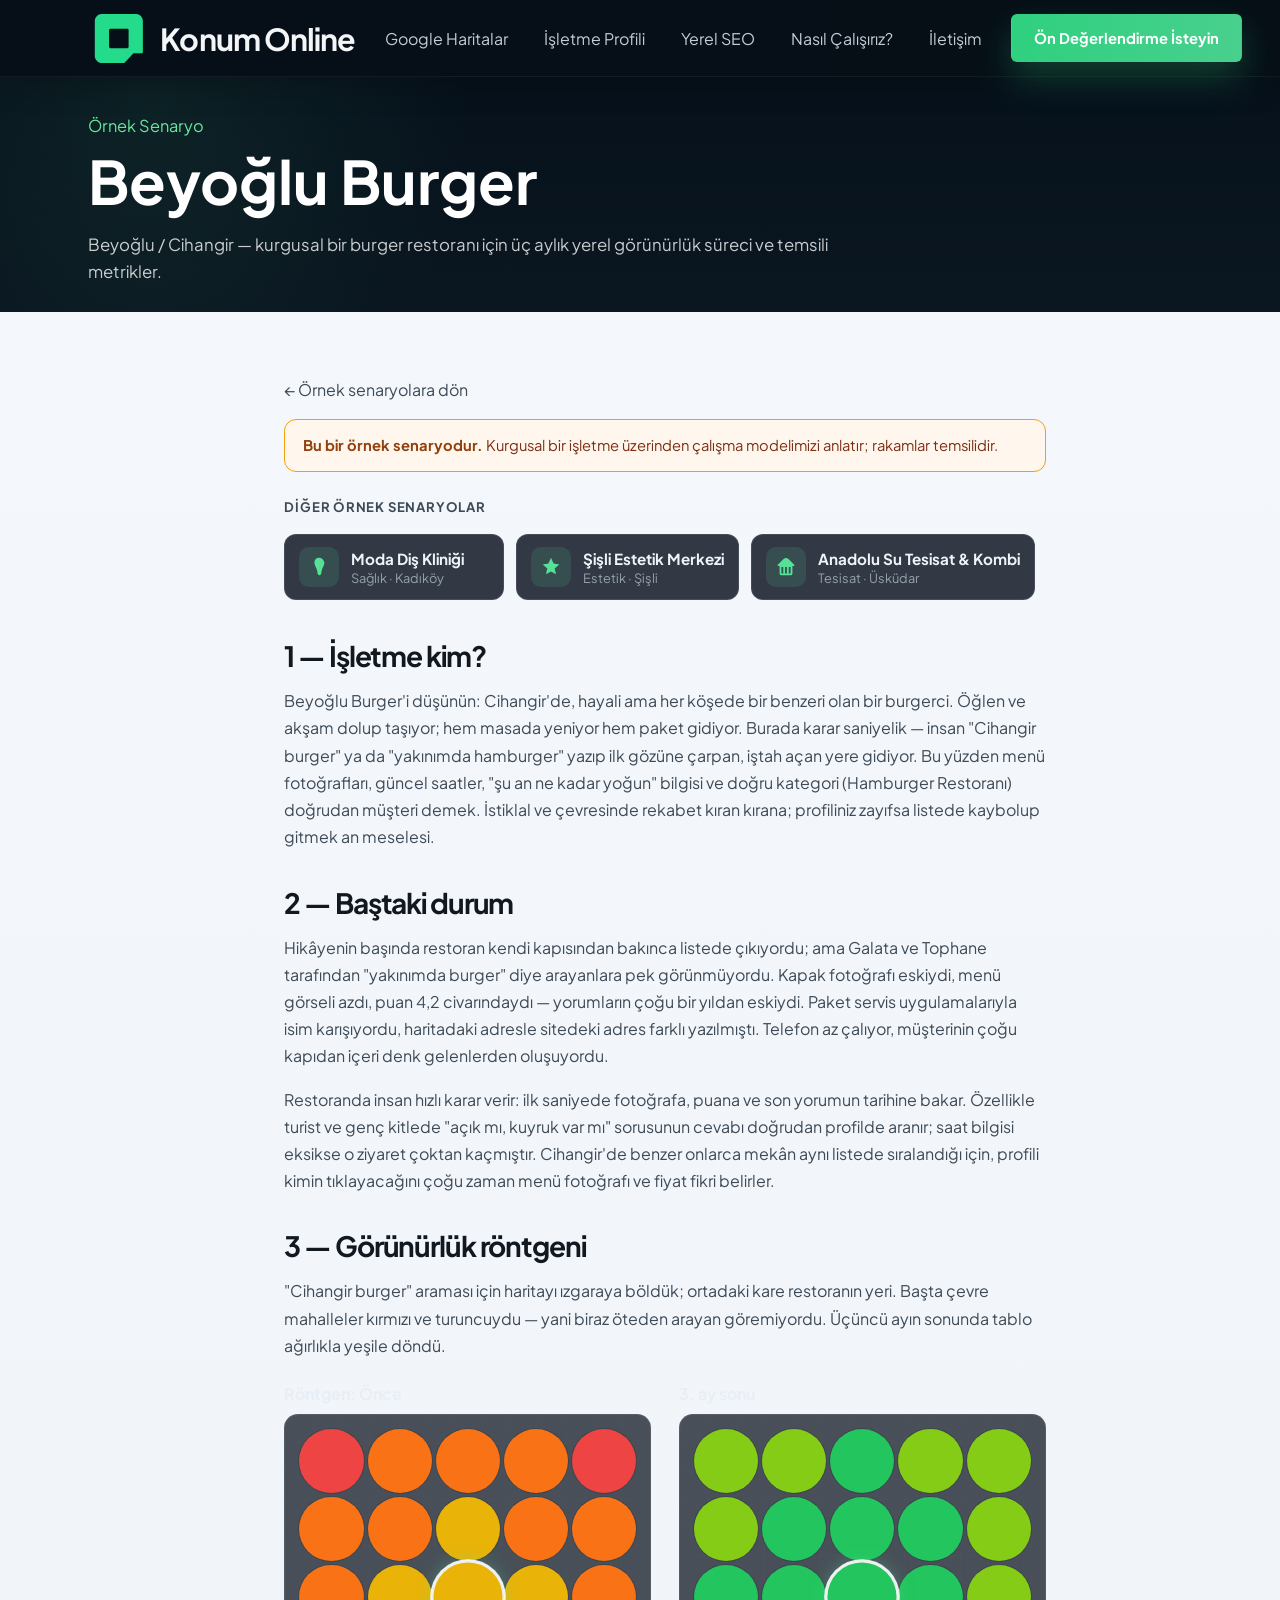
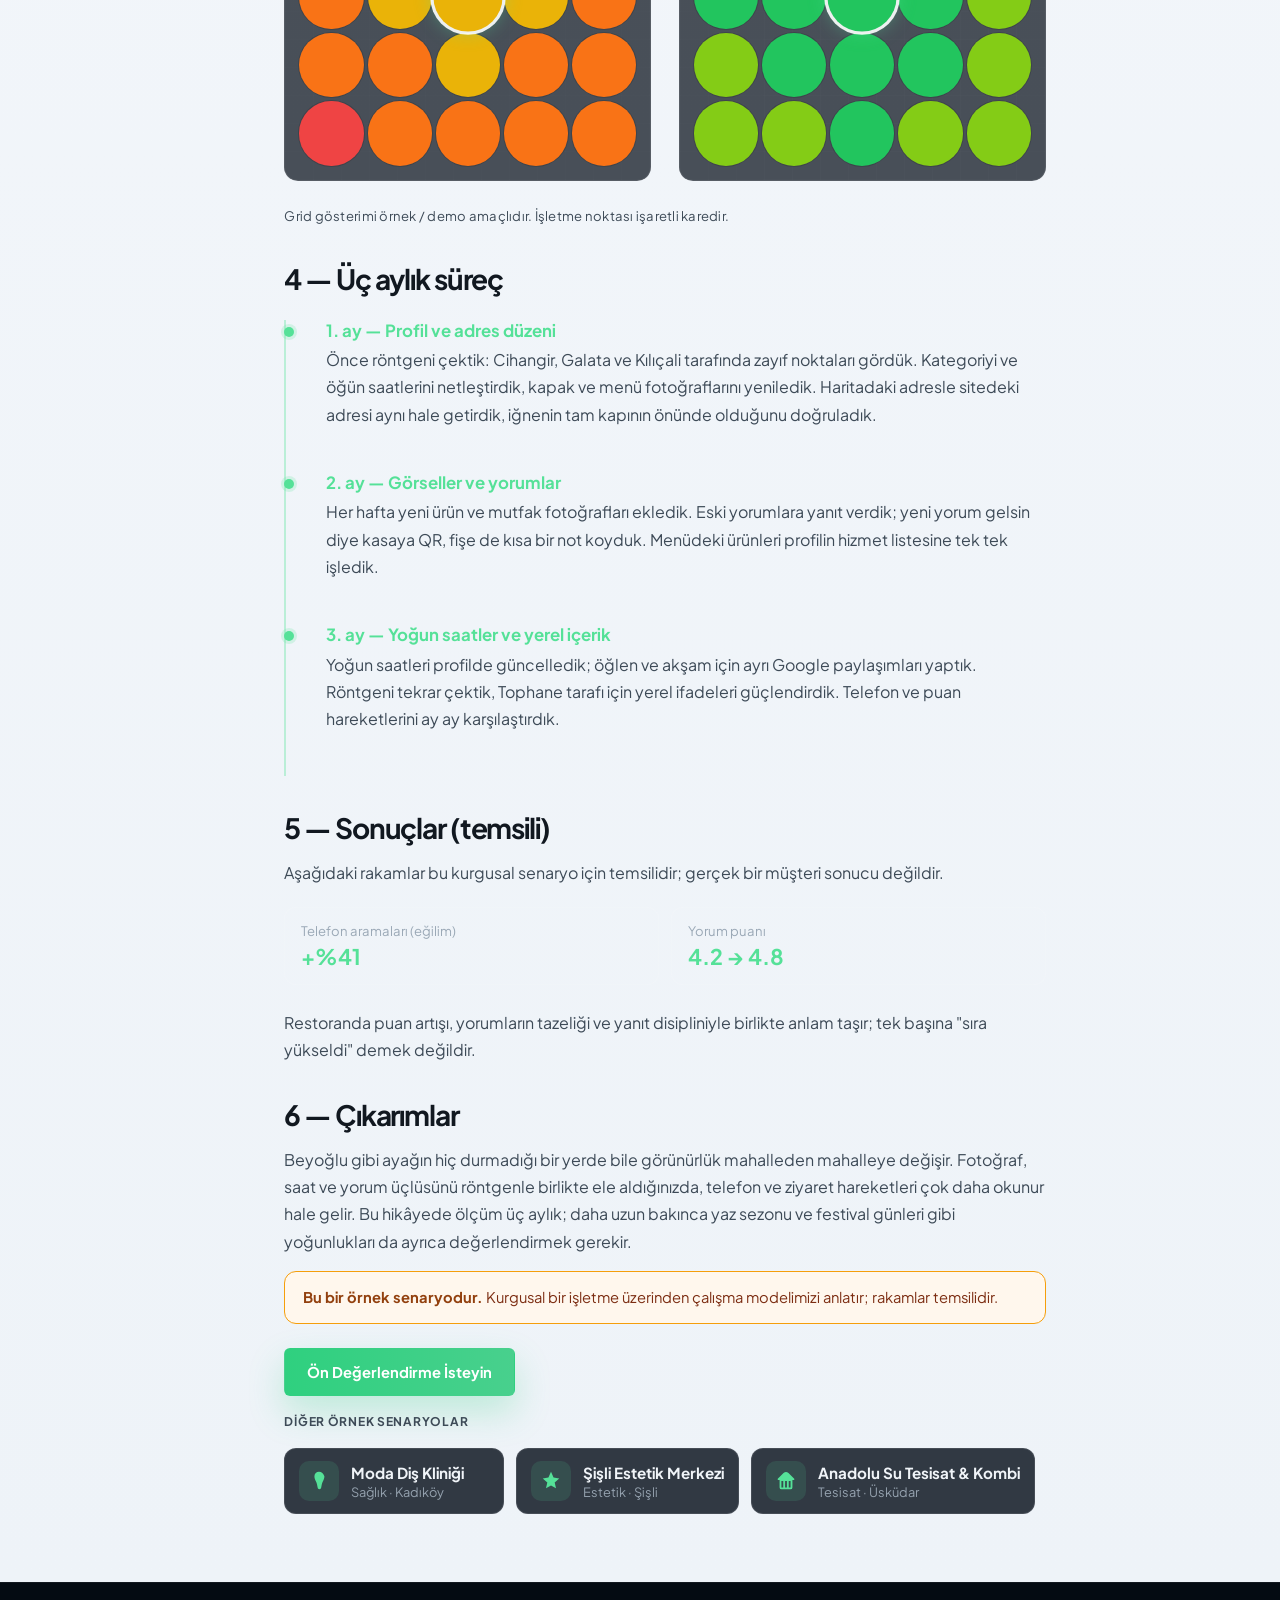
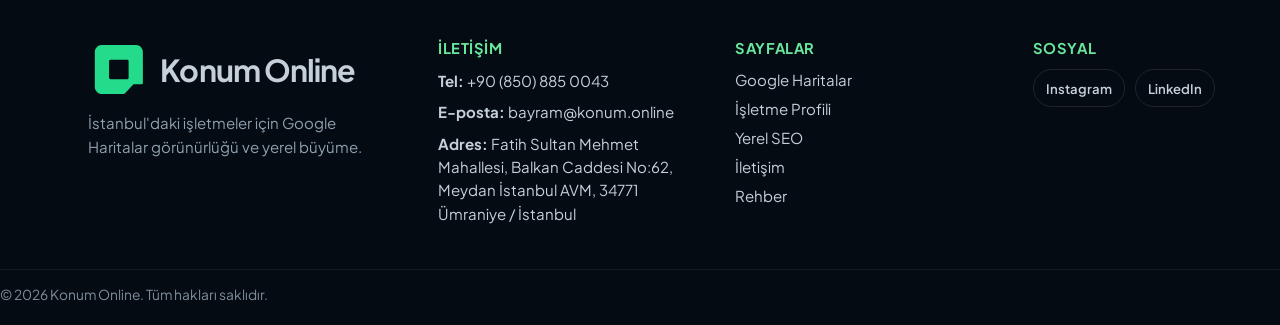
<file: senaryolar/beyoglu-burger/index.html>
<!DOCTYPE html>
<html lang="tr">

<head>
  <meta charset="UTF-8">
  <meta name="viewport" content="width=device-width, initial-scale=1.0">
  <title>Beyoğlu Burger — Örnek Senaryo | Konum Online</title>
  <meta name="description"
    content="Kurgusal Beyoğlu Burger örneği: Cihangir'de restoran görünürlüğü, yorum disiplini ve üç aylık yerel SEO süreci. Temsili metriklerle çalışma modelimiz.">
  <link rel="canonical" href="https://konum.online/senaryolar/beyoglu-burger/">
  <meta property="og:type" content="website">
  <meta property="og:site_name" content="Konum Online">
  <meta property="og:title" content="Beyoğlu Burger — Örnek Senaryo | Konum Online">
  <meta property="og:description"
    content="Beyoğlu Cihangir'de kurgusal bir burger restoranı için görünürlük röntgeni ve temsili sonuç metrikleri.">
  <meta property="og:url" content="https://konum.online/senaryolar/beyoglu-burger/">
  <meta property="og:image" content="https://konum.online/assets/case-burger.webp">
  <meta property="og:locale" content="tr_TR">
  <meta name="twitter:card" content="summary_large_image">
  <meta name="twitter:title" content="Beyoğlu Burger — Örnek Senaryo">
  <meta name="twitter:description"
    content="Kurgusal restoran senaryosu: grid, süreç ve temsili telefon/yorum metrikleri.">
  <meta name="twitter:image" content="https://konum.online/assets/case-burger.webp">
  <link href="https://fonts.googleapis.com/css2?family=Plus+Jakarta+Sans:wght@400;500;600;700;800&display=swap"
    rel="stylesheet">
  <link rel="stylesheet" href="../../css/style.css">
  <script type="application/ld+json">
  {
    "@context": "https://schema.org",
    "@type": "WebPage",
    "name": "Beyoğlu Burger — Örnek Senaryo",
    "description": "Kurgusal bir restoran üzerinden Konum Online çalışma modeli anlatımı.",
    "url": "https://konum.online/senaryolar/beyoglu-burger/",
    "isPartOf": { "@type": "WebSite", "name": "Konum Online", "url": "https://konum.online/" },
    "publisher": {
      "@type": "Organization",
      "name": "Konum Online",
      "url": "https://konum.online/"
    }
  }
  </script>
</head>

<body data-scenario="beyoglu-burger">
  <header class="topbar">
    <div class="container nav">
      <a class="brand" href="/"><img class="brand-pin" src="../../assets/Logo_White.svg" alt="Konum Online logo"
          width="60" height="60"><span>Konum Online</span></a>
      <button class="nav-toggle" type="button" aria-expanded="false" aria-controls="site-nav" aria-label="Menüyü aç"><span></span><span></span><span></span></button>
      <nav class="nav-links" id="site-nav">
        <a href="/google-haritalar-optimizasyonu/">Google Haritalar</a>
        <a href="/google-isletme-profili-yonetimi/">İşletme Profili</a>
        <a href="/yerel-seo-istanbul/">Yerel SEO</a>
        <a href="/#process">Nasıl Çalışırız?</a>
        <a href="/iletisim/">İletişim</a>
        <a class="btn btn-primary nav-cta-mobile" href="/iletisim/">Ön Değerlendirme İsteyin</a>
      </nav>
      <a class="btn btn-primary nav-cta-desktop" href="/iletisim/">Ön Değerlendirme İsteyin</a>
    </div>
  </header>

  <main>
    <section class="page-hero">
      <div class="container">
        <div class="section-tag">Örnek Senaryo</div>
        <h1>Beyoğlu Burger</h1>
        <p class="lead">Beyoğlu / Cihangir — kurgusal bir burger restoranı için üç aylık yerel görünürlük süreci ve
          temsili metrikler.</p>
      </div>
    </section>

    <section class="page-section">
      <div class="container prose">
        <p><a href="/#cases">← Örnek senaryolara dön</a></p>

        <div class="scenario-disclaimer" role="note">
          <strong>Bu bir örnek senaryodur.</strong> Kurgusal bir işletme üzerinden çalışma modelimizi anlatır; rakamlar
          temsilidir.
        </div>

        <div class="scenario-nav" data-scenario-nav-mount aria-label="Diğer örnek senaryolar"></div>
        <noscript>
          <p class="scenario-nav-noscript"><a href="/#cases">Tüm örnek senaryolar ana sayfada listelenir.</a></p>
        </noscript>

        <h2>1 — İşletme kim?</h2>
        <p>Beyoğlu Burger'i düşünün: Cihangir'de, hayali ama her köşede bir benzeri olan bir burgerci. Öğlen ve akşam
          dolup taşıyor; hem masada yeniyor hem paket gidiyor. Burada karar saniyelik — insan "Cihangir burger" ya da
          "yakınımda hamburger" yazıp ilk gözüne çarpan, iştah açan yere gidiyor. Bu yüzden menü fotoğrafları, güncel
          saatler, "şu an ne kadar yoğun" bilgisi ve doğru kategori (Hamburger Restoranı) doğrudan müşteri demek.
          İstiklal ve çevresinde rekabet kıran kırana; profiliniz zayıfsa listede kaybolup gitmek an meselesi.</p>

        <h2>2 — Baştaki durum</h2>
        <p>Hikâyenin başında restoran kendi kapısından bakınca listede çıkıyordu; ama Galata ve Tophane tarafından
          "yakınımda burger" diye arayanlara pek görünmüyordu. Kapak fotoğrafı eskiydi, menü görseli azdı, puan 4,2
          civarındaydı — yorumların çoğu bir yıldan eskiydi. Paket servis uygulamalarıyla isim karışıyordu, haritadaki
          adresle sitedeki adres farklı yazılmıştı. Telefon az çalıyor, müşterinin çoğu kapıdan içeri denk gelenlerden
          oluşuyordu.</p>
        <p>Restoranda insan hızlı karar verir: ilk saniyede fotoğrafa, puana ve son yorumun tarihine bakar. Özellikle
          turist ve genç kitlede "açık mı, kuyruk var mı" sorusunun cevabı doğrudan profilde aranır; saat bilgisi
          eksikse o ziyaret çoktan kaçmıştır. Cihangir'de benzer onlarca mekân aynı listede sıralandığı için, profili
          kimin tıklayacağını çoğu zaman menü fotoğrafı ve fiyat fikri belirler.</p>

        <h2>3 — Görünürlük röntgeni</h2>
        <p>"Cihangir burger" araması için haritayı ızgaraya böldük; ortadaki kare restoranın yeri. Başta çevre mahalleler
          kırmızı ve turuncuydu — yani biraz öteden arayan göremiyordu. Üçüncü ayın sonunda tablo ağırlıkla yeşile
          döndü.</p>

        <div class="scenario-grids">
          <div class="scenario-grid-panel">
            <h3>Röntgen: Önce</h3>
            <div class="visibility-map-wrap">
              <div class="visibility-map visibility-map--mini" id="scenario-grid-before" aria-live="polite"></div>
            </div>
          </div>
          <div class="scenario-grid-panel">
            <h3>3. ay sonu</h3>
            <div class="visibility-map-wrap">
              <div class="visibility-map visibility-map--mini" id="scenario-grid-after" aria-live="polite"></div>
            </div>
          </div>
        </div>
        <p class="demo-disclaimer">Grid gösterimi örnek / demo amaçlıdır. İşletme noktası işaretli karedir.</p>

        <h2>4 — Üç aylık süreç</h2>
        <ol class="scenario-timeline">
          <li>
            <h3>1. ay — Profil ve adres düzeni</h3>
            <p>Önce röntgeni çektik: Cihangir, Galata ve Kılıçali tarafında zayıf noktaları gördük. Kategoriyi ve öğün
              saatlerini netleştirdik, kapak ve menü fotoğraflarını yeniledik. Haritadaki adresle sitedeki adresi aynı
              hale getirdik, iğnenin tam kapının önünde olduğunu doğruladık.</p>
          </li>
          <li>
            <h3>2. ay — Görseller ve yorumlar</h3>
            <p>Her hafta yeni ürün ve mutfak fotoğrafları ekledik. Eski yorumlara yanıt verdik; yeni yorum gelsin diye
              kasaya QR, fişe de kısa bir not koyduk. Menüdeki ürünleri profilin hizmet listesine tek tek işledik.</p>
          </li>
          <li>
            <h3>3. ay — Yoğun saatler ve yerel içerik</h3>
            <p>Yoğun saatleri profilde güncelledik; öğlen ve akşam için ayrı Google paylaşımları yaptık. Röntgeni
              tekrar çektik, Tophane tarafı için yerel ifadeleri güçlendirdik. Telefon ve puan hareketlerini ay ay
              karşılaştırdık.</p>
          </li>
        </ol>

        <h2>5 — Sonuçlar (temsili)</h2>
        <p>Aşağıdaki rakamlar bu kurgusal senaryo için temsilidir; gerçek bir müşteri sonucu değildir.</p>
        <div class="scenario-results">
          <div><span>Telefon aramaları (eğilim)</span><strong>+%41</strong></div>
          <div><span>Yorum puanı</span><strong>4.2 → 4.8</strong></div>
        </div>
        <p>Restoranda puan artışı, yorumların tazeliği ve yanıt disipliniyle birlikte anlam taşır; tek başına "sıra
          yükseldi" demek değildir.</p>

        <h2>6 — Çıkarımlar</h2>
        <p>Beyoğlu gibi ayağın hiç durmadığı bir yerde bile görünürlük mahalleden mahalleye değişir. Fotoğraf, saat ve
          yorum üçlüsünü röntgenle birlikte ele aldığınızda, telefon ve ziyaret hareketleri çok daha okunur hale gelir.
          Bu hikâyede ölçüm üç aylık; daha uzun bakınca yaz sezonu ve festival günleri gibi yoğunlukları da ayrıca
          değerlendirmek gerekir.</p>

        <div class="scenario-disclaimer" role="note">
          <strong>Bu bir örnek senaryodur.</strong> Kurgusal bir işletme üzerinden çalışma modelimizi anlatır; rakamlar
          temsilidir.
        </div>

        <div class="scenario-footer-action">
          <a class="btn btn-primary" href="/iletisim/" data-cta="scenario">Ön Değerlendirme İsteyin</a>
          <div class="scenario-nav scenario-nav--compact" data-scenario-nav-mount data-nav-placement="bottom"
            aria-label="Diğer örnek senaryolar"></div>
        </div>
      </div>
    </section>
  </main>

  <footer class="site-footer">
    <div class="container footer-grid">
      <div class="footer-brand">
        <a class="brand" href="/">
          <img class="brand-pin" src="../../assets/Logo_White.svg" alt="Konum Online logo" width="48" height="48">
          <span>Konum Online</span>
        </a>
        <p>İstanbul'daki işletmeler için Google Haritalar görünürlüğü ve yerel büyüme.</p>
      </div>
      <div class="footer-block footer-nap">
        <h3>İletişim</h3>
        <p><strong>Tel:</strong> <a href="tel:+908508850043">+90 (850) 885 0043</a></p>
        <p><strong>E-posta:</strong> <a href="mailto:bayram@konum.online">bayram@konum.online</a></p>
        <p><strong>Adres:</strong> Fatih Sultan Mehmet Mahallesi, Balkan Caddesi No:62, Meydan İstanbul AVM, 34771 Ümraniye / İstanbul</p>
      </div>
      <div class="footer-block footer-links">
        <h3>Sayfalar</h3>
        <ul>
          <li><a href="/google-haritalar-optimizasyonu/">Google Haritalar</a></li>
          <li><a href="/google-isletme-profili-yonetimi/">İşletme Profili</a></li>
          <li><a href="/yerel-seo-istanbul/">Yerel SEO</a></li>
          <li><a href="/iletisim/">İletişim</a></li>
          <li><a href="/rehber/">Rehber</a></li>
        </ul>
      </div>
      <div class="footer-block">
        <h3>Sosyal</h3>
        <div class="footer-social">
          <a href="https://instagram.com/konumonline" rel="noopener noreferrer" target="_blank" aria-label="Instagram">Instagram</a>
          <a href="https://linkedin.com/company/konumonline" rel="noopener noreferrer" target="_blank" aria-label="LinkedIn">LinkedIn</a>
        </div>
      </div>
    </div>
    <div class="container footer-bottom">
      <p>© 2026 Konum Online. Tüm hakları saklıdır.</p>
    </div>
  </footer>

  <script src="../../js/analytics.js" defer></script>
  <script src="../../js/demo-data.js"></script>
  <script src="../../js/main.js"></script>
  <script src="../../js/scenario-nav.js" defer></script>
</body>

</html>
</file>
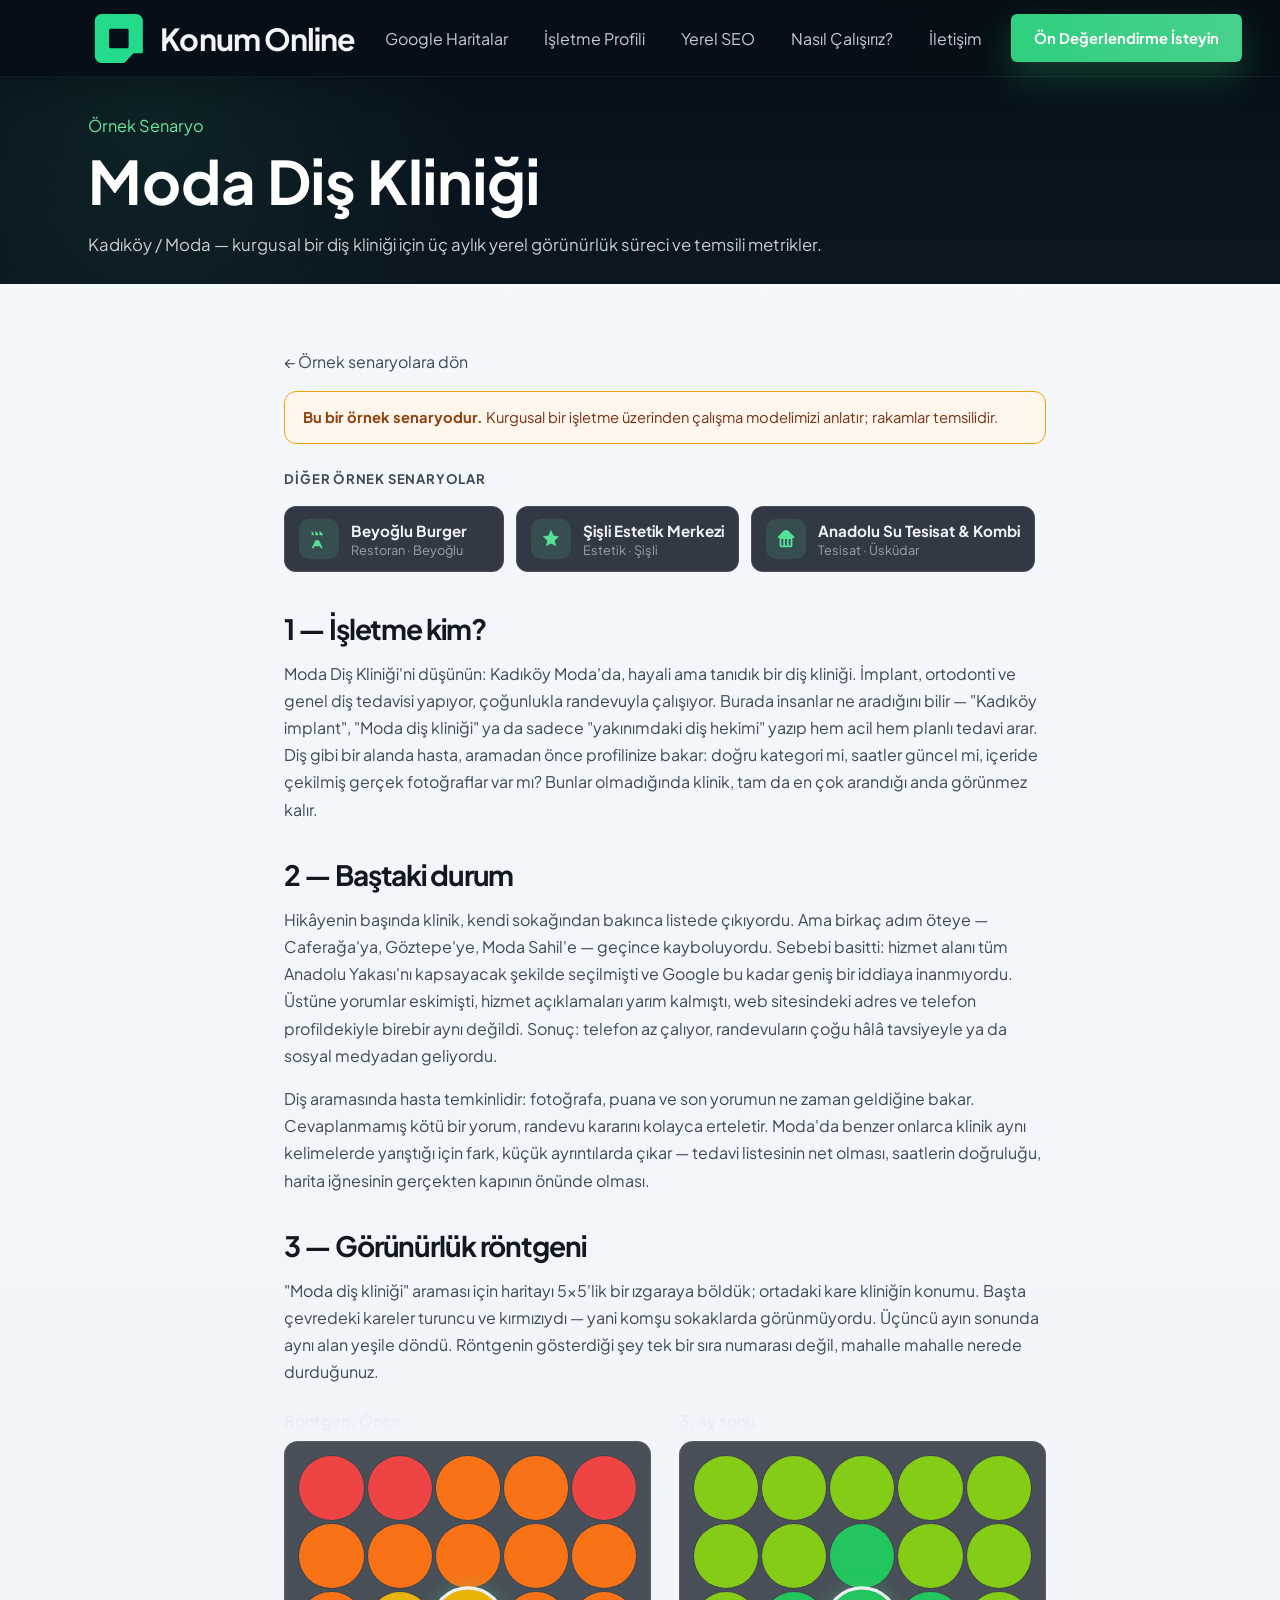
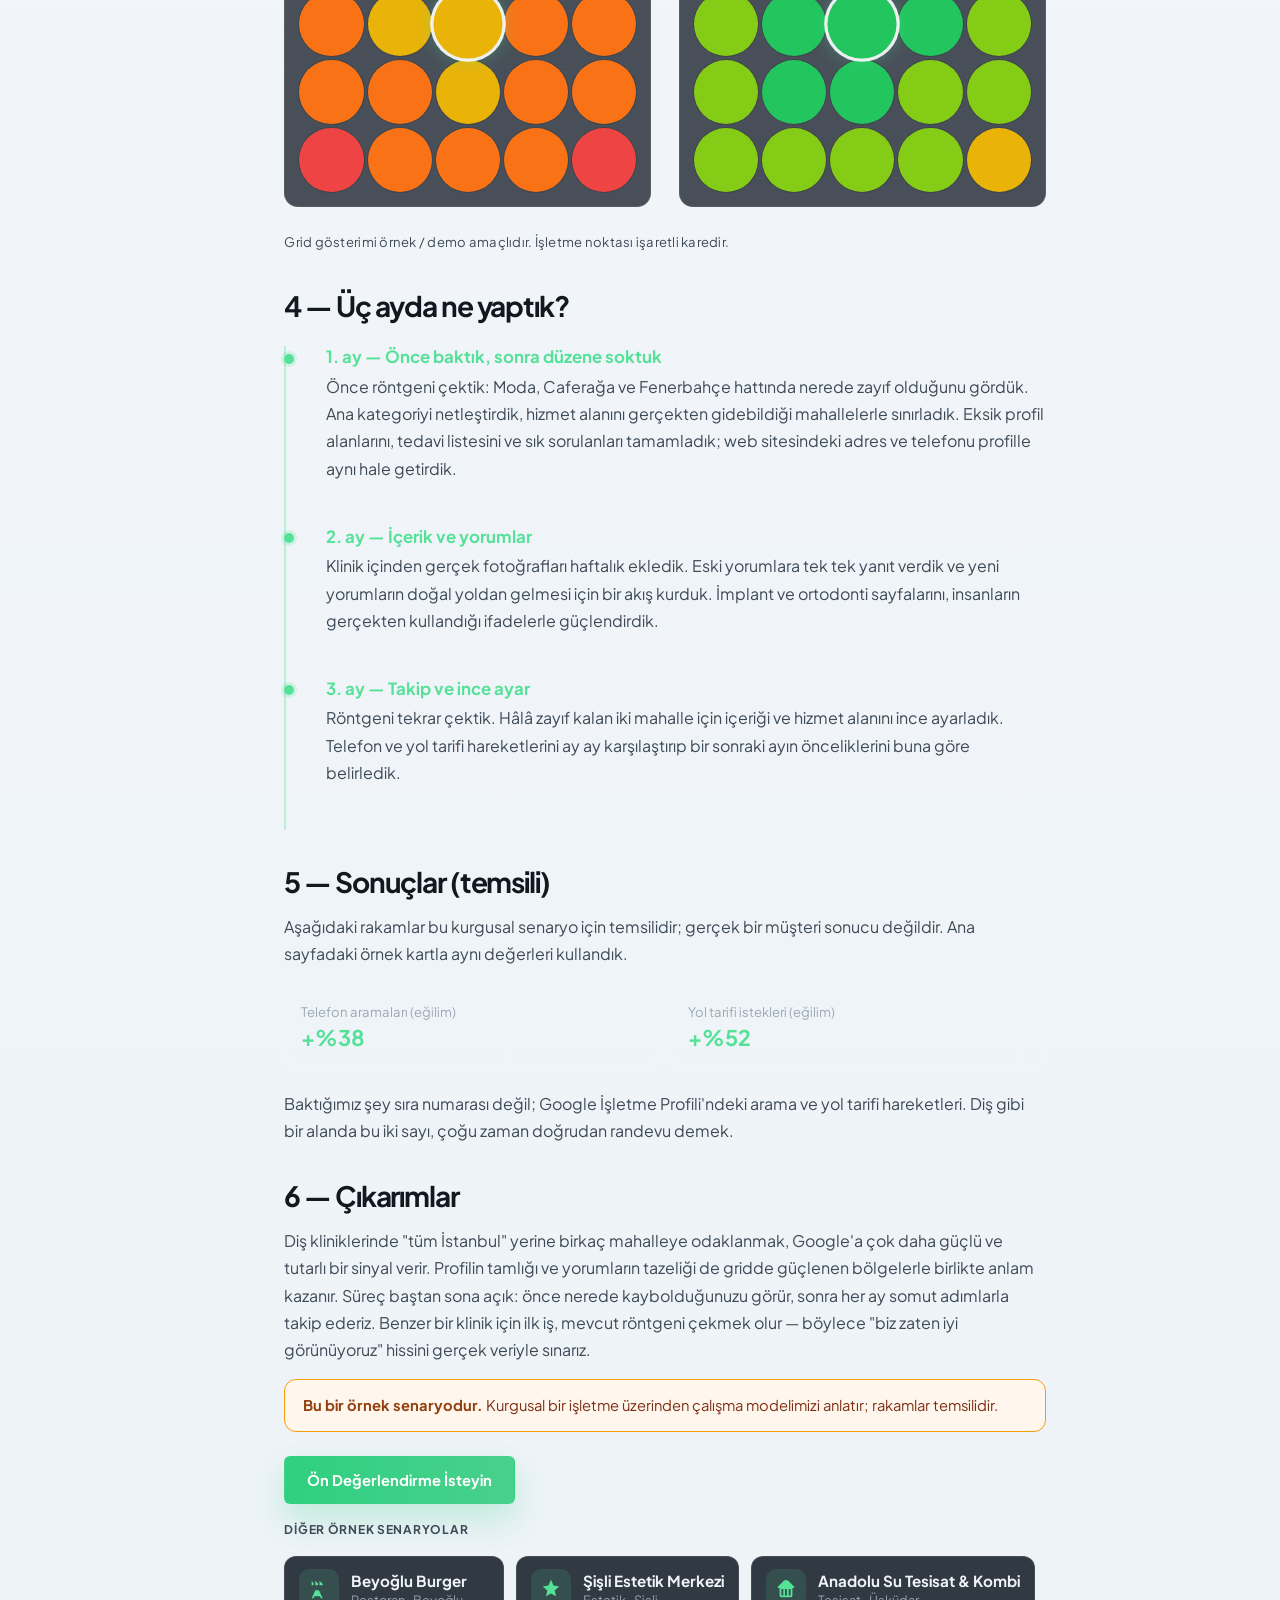
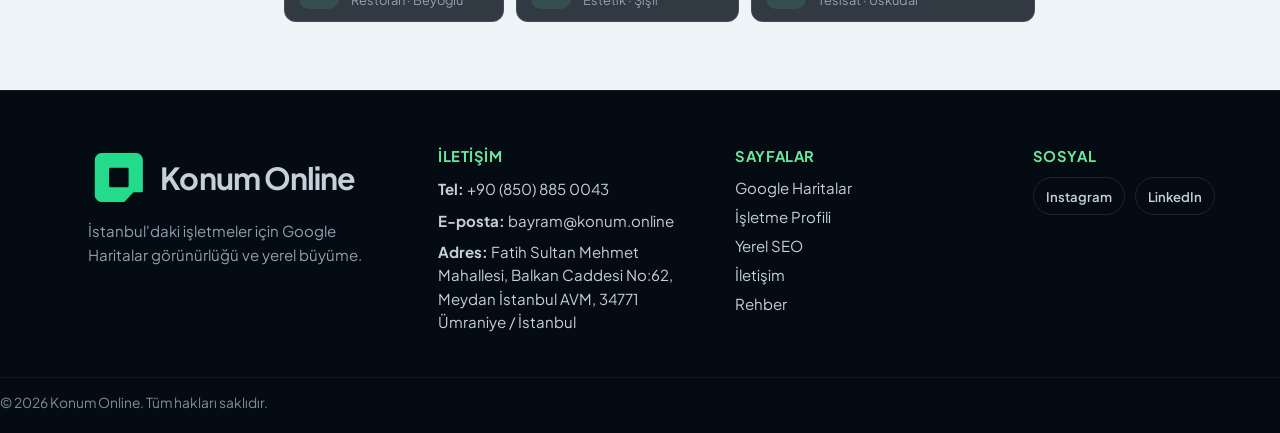
<file: senaryolar/moda-dis-klinigi/index.html>
<!DOCTYPE html>
<html lang="tr">

<head>
  <meta charset="UTF-8">
  <meta name="viewport" content="width=device-width, initial-scale=1.0">
  <title>Moda Diş Kliniği — Örnek Senaryo | Konum Online</title>
  <meta name="description"
    content="Kurgusal Moda Diş Kliniği örneği: Kadıköy'de grid analizi, profil düzeni ve üç aylık yerel görünürlük süreci. Temsili metriklerle çalışma modelimiz.">
  <link rel="canonical" href="https://konum.online/senaryolar/moda-dis-klinigi/">
  <meta property="og:type" content="website">
  <meta property="og:site_name" content="Konum Online">
  <meta property="og:title" content="Moda Diş Kliniği — Örnek Senaryo | Konum Online">
  <meta property="og:description"
    content="Kadıköy Moda'da kurgusal bir diş kliniği için görünürlük röntgeni, üç aylık süreç ve temsili sonuç metrikleri.">
  <meta property="og:url" content="https://konum.online/senaryolar/moda-dis-klinigi/">
  <meta property="og:image" content="https://konum.online/assets/case-dental.webp">
  <meta property="og:locale" content="tr_TR">
  <meta name="twitter:card" content="summary_large_image">
  <meta name="twitter:title" content="Moda Diş Kliniği — Örnek Senaryo">
  <meta name="twitter:description"
    content="Kurgusal diş kliniği senaryosu: grid, süreç ve temsili telefon/yol tarifi eğilimleri.">
  <meta name="twitter:image" content="https://konum.online/assets/case-dental.webp">
  <link href="https://fonts.googleapis.com/css2?family=Plus+Jakarta+Sans:wght@400;500;600;700;800&display=swap"
    rel="stylesheet">
  <link rel="stylesheet" href="../../css/style.css">
  <script type="application/ld+json">
  {
    "@context": "https://schema.org",
    "@type": "WebPage",
    "name": "Moda Diş Kliniği — Örnek Senaryo",
    "description": "Kurgusal bir diş kliniği üzerinden Konum Online çalışma modeli anlatımı.",
    "url": "https://konum.online/senaryolar/moda-dis-klinigi/",
    "isPartOf": { "@type": "WebSite", "name": "Konum Online", "url": "https://konum.online/" },
    "publisher": {
      "@type": "Organization",
      "name": "Konum Online",
      "url": "https://konum.online/"
    }
  }
  </script>
</head>

<body data-scenario="moda-dis-klinigi">
  <header class="topbar">
    <div class="container nav">
      <a class="brand" href="/"><img class="brand-pin" src="../../assets/Logo_White.svg" alt="Konum Online logo"
          width="60" height="60"><span>Konum Online</span></a>
      <button class="nav-toggle" type="button" aria-expanded="false" aria-controls="site-nav" aria-label="Menüyü aç"><span></span><span></span><span></span></button>
      <nav class="nav-links" id="site-nav">
        <a href="/google-haritalar-optimizasyonu/">Google Haritalar</a>
        <a href="/google-isletme-profili-yonetimi/">İşletme Profili</a>
        <a href="/yerel-seo-istanbul/">Yerel SEO</a>
        <a href="/#process">Nasıl Çalışırız?</a>
        <a href="/iletisim/">İletişim</a>
        <a class="btn btn-primary nav-cta-mobile" href="/iletisim/">Ön Değerlendirme İsteyin</a>
      </nav>
      <a class="btn btn-primary nav-cta-desktop" href="/iletisim/">Ön Değerlendirme İsteyin</a>
    </div>
  </header>

  <main>
    <section class="page-hero">
      <div class="container">
        <div class="section-tag">Örnek Senaryo</div>
        <h1>Moda Diş Kliniği</h1>
        <p class="lead">Kadıköy / Moda — kurgusal bir diş kliniği için üç aylık yerel görünürlük süreci ve temsili
          metrikler.</p>
      </div>
    </section>

    <section class="page-section">
      <div class="container prose">
        <p><a href="/#cases">← Örnek senaryolara dön</a></p>

        <div class="scenario-disclaimer" role="note">
          <strong>Bu bir örnek senaryodur.</strong> Kurgusal bir işletme üzerinden çalışma modelimizi anlatır; rakamlar
          temsilidir.
        </div>

        <div class="scenario-nav" data-scenario-nav-mount aria-label="Diğer örnek senaryolar"></div>
        <noscript>
          <p class="scenario-nav-noscript"><a href="/#cases">Tüm örnek senaryolar ana sayfada listelenir.</a></p>
        </noscript>

        <h2>1 — İşletme kim?</h2>
        <p>Moda Diş Kliniği'ni düşünün: Kadıköy Moda'da, hayali ama tanıdık bir diş kliniği. İmplant, ortodonti ve
          genel diş tedavisi yapıyor, çoğunlukla randevuyla çalışıyor. Burada insanlar ne aradığını bilir — "Kadıköy
          implant", "Moda diş kliniği" ya da sadece "yakınımdaki diş hekimi" yazıp hem acil hem planlı tedavi arar.
          Diş gibi bir alanda hasta, aramadan önce profilinize bakar: doğru kategori mi, saatler güncel mi, içeride
          çekilmiş gerçek fotoğraflar var mı? Bunlar olmadığında klinik, tam da en çok arandığı anda görünmez kalır.</p>

        <h2>2 — Baştaki durum</h2>
        <p>Hikâyenin başında klinik, kendi sokağından bakınca listede çıkıyordu. Ama birkaç adım öteye — Caferağa'ya,
          Göztepe'ye, Moda Sahil'e — geçince kayboluyordu. Sebebi basitti: hizmet alanı tüm Anadolu Yakası'nı
          kapsayacak şekilde seçilmişti ve Google bu kadar geniş bir iddiaya inanmıyordu. Üstüne yorumlar eskimişti,
          hizmet açıklamaları yarım kalmıştı, web sitesindeki adres ve telefon profildekiyle birebir aynı değildi.
          Sonuç: telefon az çalıyor, randevuların çoğu hâlâ tavsiyeyle ya da sosyal medyadan geliyordu.</p>
        <p>Diş aramasında hasta temkinlidir: fotoğrafa, puana ve son yorumun ne zaman geldiğine bakar. Cevaplanmamış
          kötü bir yorum, randevu kararını kolayca erteletir. Moda'da benzer onlarca klinik aynı kelimelerde yarıştığı
          için fark, küçük ayrıntılarda çıkar — tedavi listesinin net olması, saatlerin doğruluğu, harita iğnesinin
          gerçekten kapının önünde olması.</p>

        <h2>3 — Görünürlük röntgeni</h2>
        <p>"Moda diş kliniği" araması için haritayı 5×5'lik bir ızgaraya böldük; ortadaki kare kliniğin konumu. Başta
          çevredeki kareler turuncu ve kırmızıydı — yani komşu sokaklarda görünmüyordu. Üçüncü ayın sonunda aynı alan
          yeşile döndü. Röntgenin gösterdiği şey tek bir sıra numarası değil, mahalle mahalle nerede durduğunuz.</p>

        <div class="scenario-grids">
          <div class="scenario-grid-panel">
            <h3>Röntgen: Önce</h3>
            <div class="visibility-map-wrap">
              <div class="visibility-map visibility-map--mini" id="scenario-grid-before" aria-live="polite"></div>
            </div>
          </div>
          <div class="scenario-grid-panel">
            <h3>3. ay sonu</h3>
            <div class="visibility-map-wrap">
              <div class="visibility-map visibility-map--mini" id="scenario-grid-after" aria-live="polite"></div>
            </div>
          </div>
        </div>
        <p class="demo-disclaimer">Grid gösterimi örnek / demo amaçlıdır. İşletme noktası işaretli karedir.</p>

        <h2>4 — Üç ayda ne yaptık?</h2>
        <ol class="scenario-timeline">
          <li>
            <h3>1. ay — Önce baktık, sonra düzene soktuk</h3>
            <p>Önce röntgeni çektik: Moda, Caferağa ve Fenerbahçe hattında nerede zayıf olduğunu gördük. Ana kategoriyi
              netleştirdik, hizmet alanını gerçekten gidebildiği mahallelerle sınırladık. Eksik profil alanlarını,
              tedavi listesini ve sık sorulanları tamamladık; web sitesindeki adres ve telefonu profille aynı hale
              getirdik.</p>
          </li>
          <li>
            <h3>2. ay — İçerik ve yorumlar</h3>
            <p>Klinik içinden gerçek fotoğrafları haftalık ekledik. Eski yorumlara tek tek yanıt verdik ve yeni
              yorumların doğal yoldan gelmesi için bir akış kurduk. İmplant ve ortodonti sayfalarını, insanların
              gerçekten kullandığı ifadelerle güçlendirdik.</p>
          </li>
          <li>
            <h3>3. ay — Takip ve ince ayar</h3>
            <p>Röntgeni tekrar çektik. Hâlâ zayıf kalan iki mahalle için içeriği ve hizmet alanını ince ayarladık.
              Telefon ve yol tarifi hareketlerini ay ay karşılaştırıp bir sonraki ayın önceliklerini buna göre
              belirledik.</p>
          </li>
        </ol>

        <h2>5 — Sonuçlar (temsili)</h2>
        <p>Aşağıdaki rakamlar bu kurgusal senaryo için temsilidir; gerçek bir müşteri sonucu değildir. Ana sayfadaki
          örnek kartla aynı değerleri kullandık.</p>
        <div class="scenario-results">
          <div><span>Telefon aramaları (eğilim)</span><strong>+%38</strong></div>
          <div><span>Yol tarifi istekleri (eğilim)</span><strong>+%52</strong></div>
        </div>
        <p>Baktığımız şey sıra numarası değil; Google İşletme Profili'ndeki arama ve yol tarifi hareketleri. Diş gibi
          bir alanda bu iki sayı, çoğu zaman doğrudan randevu demek.</p>

        <h2>6 — Çıkarımlar</h2>
        <p>Diş kliniklerinde "tüm İstanbul" yerine birkaç mahalleye odaklanmak, Google'a çok daha güçlü ve tutarlı bir
          sinyal verir. Profilin tamlığı ve yorumların tazeliği de gridde güçlenen bölgelerle birlikte anlam kazanır.
          Süreç baştan sona açık: önce nerede kaybolduğunuzu görür, sonra her ay somut adımlarla takip ederiz. Benzer
          bir klinik için ilk iş, mevcut röntgeni çekmek olur — böylece "biz zaten iyi görünüyoruz" hissini gerçek
          veriyle sınarız.</p>

        <div class="scenario-disclaimer" role="note">
          <strong>Bu bir örnek senaryodur.</strong> Kurgusal bir işletme üzerinden çalışma modelimizi anlatır; rakamlar
          temsilidir.
        </div>

        <div class="scenario-footer-action">
          <a class="btn btn-primary" href="/iletisim/" data-cta="scenario">Ön Değerlendirme İsteyin</a>
          <div class="scenario-nav scenario-nav--compact" data-scenario-nav-mount data-nav-placement="bottom"
            aria-label="Diğer örnek senaryolar"></div>
        </div>
      </div>
    </section>
  </main>

  <footer class="site-footer">
    <div class="container footer-grid">
      <div class="footer-brand">
        <a class="brand" href="/">
          <img class="brand-pin" src="../../assets/Logo_White.svg" alt="Konum Online logo" width="48" height="48">
          <span>Konum Online</span>
        </a>
        <p>İstanbul'daki işletmeler için Google Haritalar görünürlüğü ve yerel büyüme.</p>
      </div>
      <div class="footer-block footer-nap">
        <h3>İletişim</h3>
        <p><strong>Tel:</strong> <a href="tel:+908508850043">+90 (850) 885 0043</a></p>
        <p><strong>E-posta:</strong> <a href="mailto:bayram@konum.online">bayram@konum.online</a></p>
        <p><strong>Adres:</strong> Fatih Sultan Mehmet Mahallesi, Balkan Caddesi No:62, Meydan İstanbul AVM, 34771 Ümraniye / İstanbul</p>
      </div>
      <div class="footer-block footer-links">
        <h3>Sayfalar</h3>
        <ul>
          <li><a href="/google-haritalar-optimizasyonu/">Google Haritalar</a></li>
          <li><a href="/google-isletme-profili-yonetimi/">İşletme Profili</a></li>
          <li><a href="/yerel-seo-istanbul/">Yerel SEO</a></li>
          <li><a href="/iletisim/">İletişim</a></li>
          <li><a href="/rehber/">Rehber</a></li>
        </ul>
      </div>
      <div class="footer-block">
        <h3>Sosyal</h3>
        <div class="footer-social">
          <a href="https://instagram.com/konumonline" rel="noopener noreferrer" target="_blank" aria-label="Instagram">Instagram</a>
          <a href="https://linkedin.com/company/konumonline" rel="noopener noreferrer" target="_blank" aria-label="LinkedIn">LinkedIn</a>
        </div>
      </div>
    </div>
    <div class="container footer-bottom">
      <p>© 2026 Konum Online. Tüm hakları saklıdır.</p>
    </div>
  </footer>

  <script src="../../js/analytics.js" defer></script>
  <script src="../../js/demo-data.js"></script>
  <script src="../../js/main.js"></script>
  <script src="../../js/scenario-nav.js" defer></script>
</body>

</html>
</file>
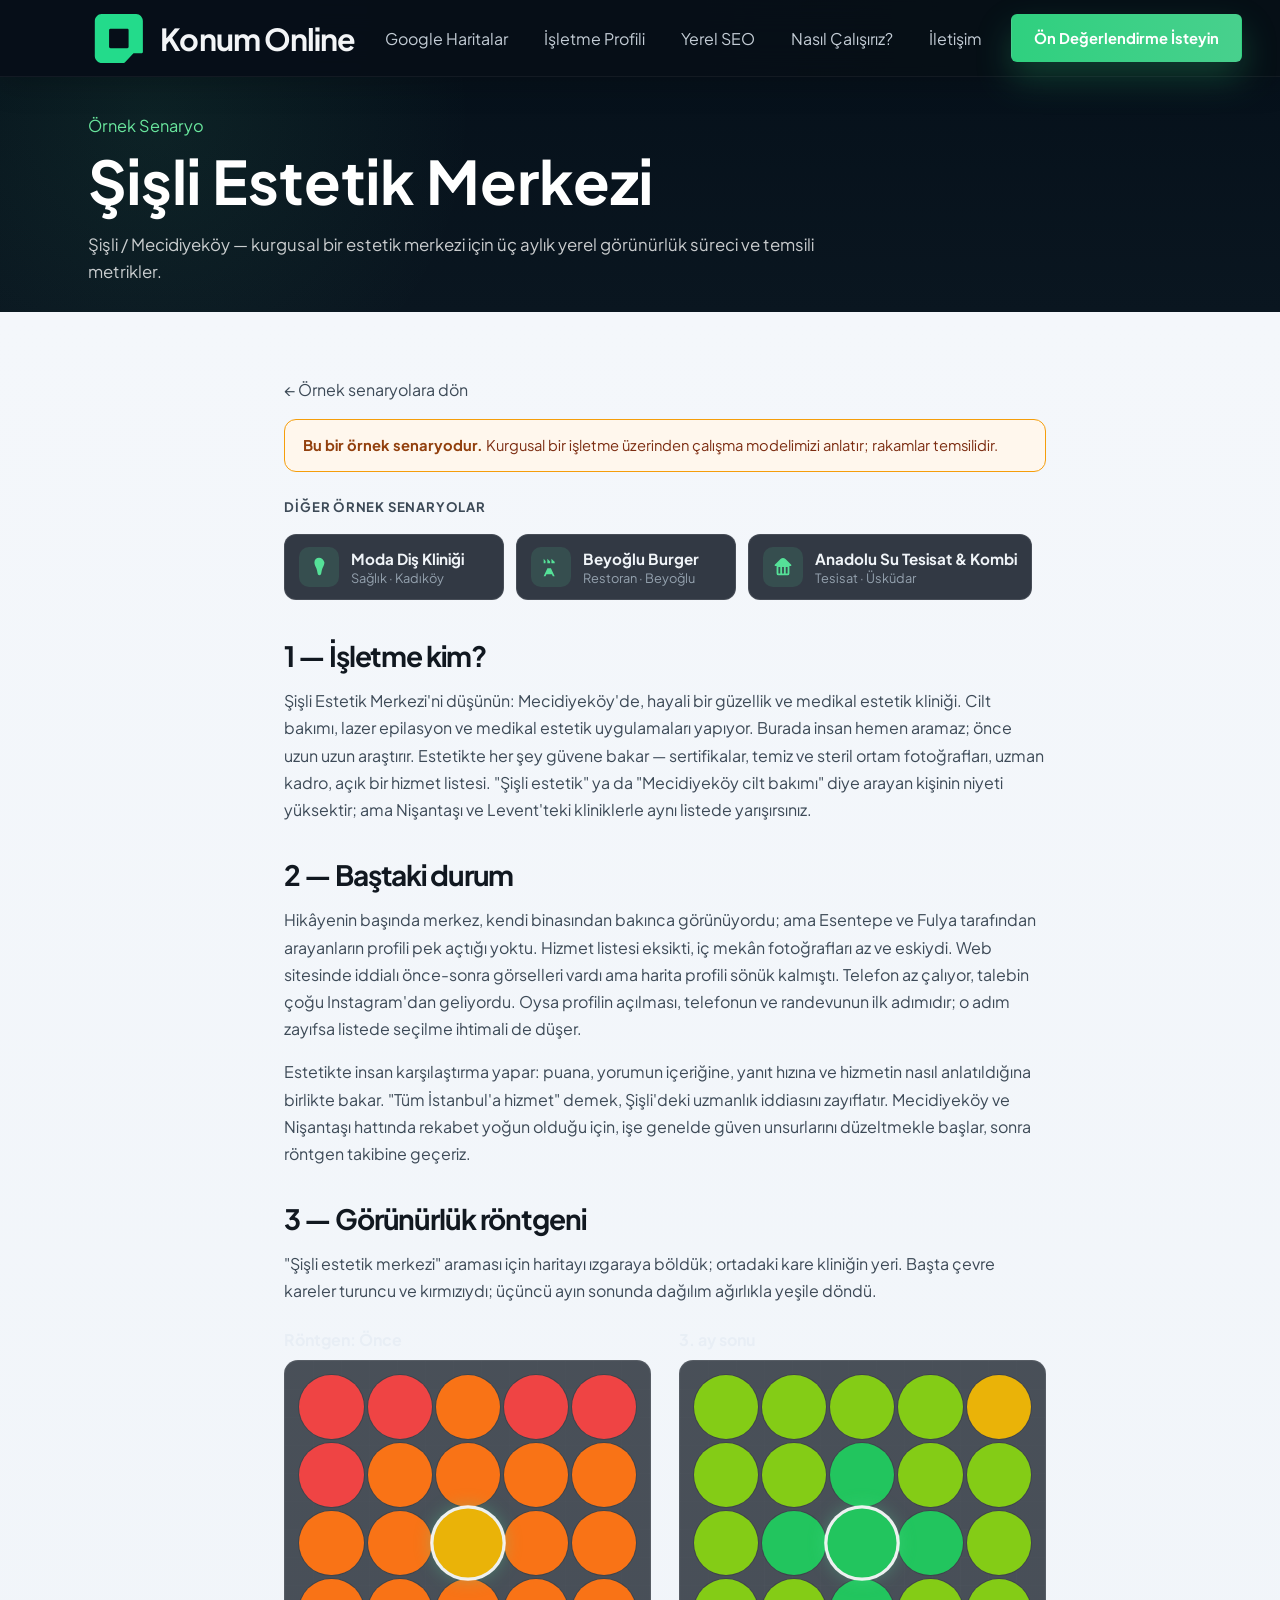
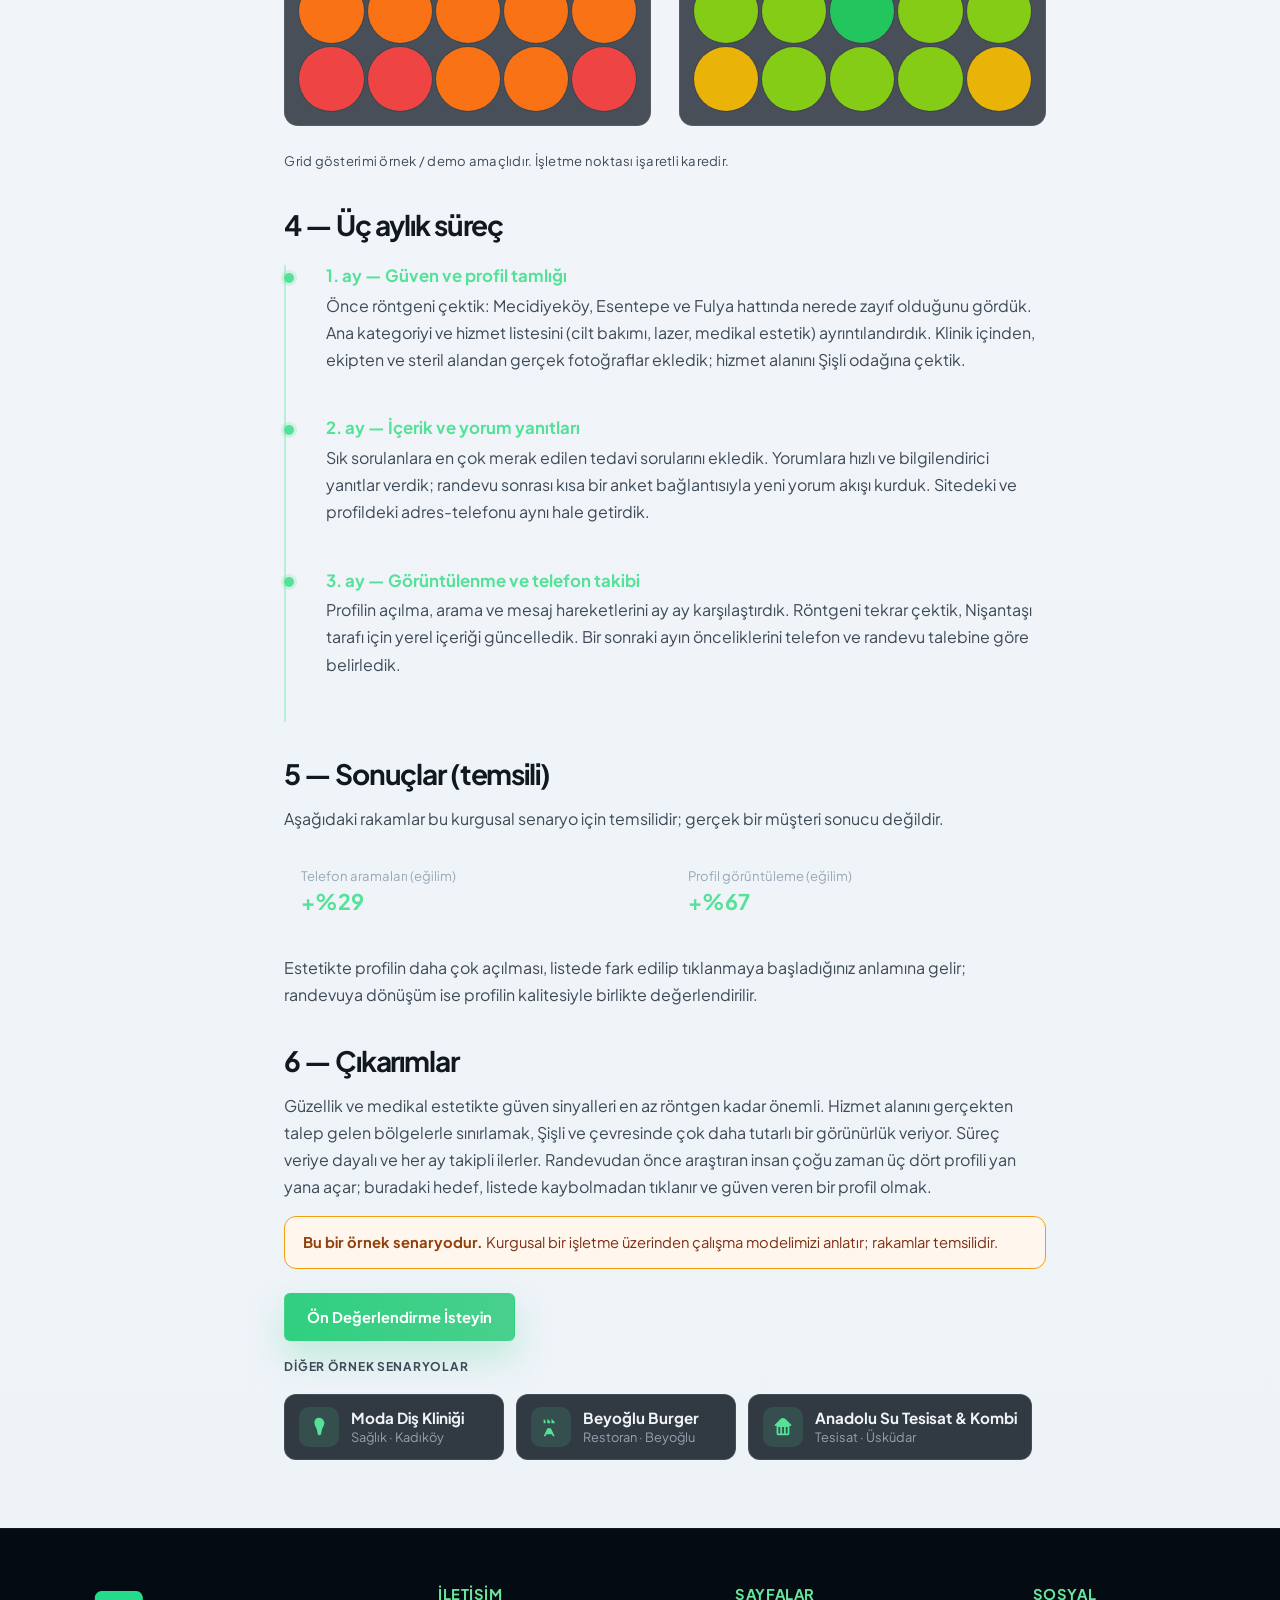
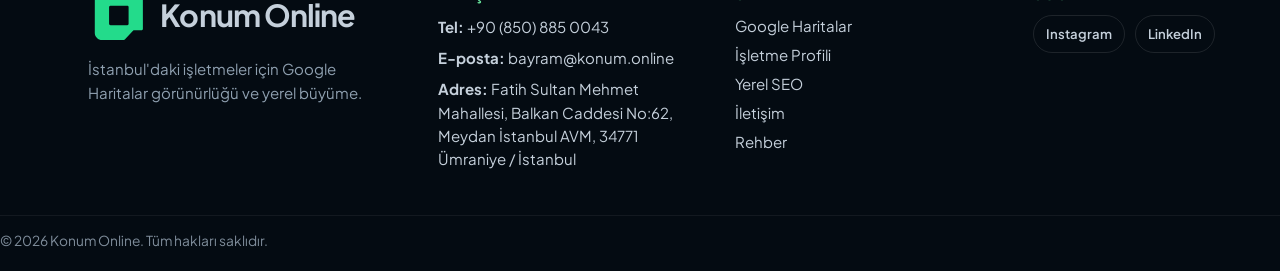
<file: senaryolar/sisli-estetik-merkezi/index.html>
<!DOCTYPE html>
<html lang="tr">

<head>
  <meta charset="UTF-8">
  <meta name="viewport" content="width=device-width, initial-scale=1.0">
  <title>Şişli Estetik Merkezi — Örnek Senaryo | Konum Online</title>
  <meta name="description"
    content="Kurgusal Şişli Estetik Merkezi örneği: Mecidiyeköy'de güzellik kliniği görünürlüğü, profil güven sinyalleri ve üç aylık süreç. Temsili metrikler.">
  <link rel="canonical" href="https://konum.online/senaryolar/sisli-estetik-merkezi/">
  <meta property="og:type" content="website">
  <meta property="og:site_name" content="Konum Online">
  <meta property="og:title" content="Şişli Estetik Merkezi — Örnek Senaryo | Konum Online">
  <meta property="og:description"
    content="Şişli'de kurgusal bir estetik merkezi için görünürlük röntgeni, üç aylık süreç ve temsili profil/telefon metrikleri.">
  <meta property="og:url" content="https://konum.online/senaryolar/sisli-estetik-merkezi/">
  <meta property="og:image" content="https://konum.online/assets/case-aesthetic-clinic.webp">
  <meta property="og:locale" content="tr_TR">
  <meta name="twitter:card" content="summary_large_image">
  <meta name="twitter:title" content="Şişli Estetik Merkezi — Örnek Senaryo">
  <meta name="twitter:description"
    content="Kurgusal estetik merkezi senaryosu: grid, süreç ve temsili görüntülenme metrikleri.">
  <meta name="twitter:image" content="https://konum.online/assets/case-aesthetic-clinic.webp">
  <link href="https://fonts.googleapis.com/css2?family=Plus+Jakarta+Sans:wght@400;500;600;700;800&display=swap"
    rel="stylesheet">
  <link rel="stylesheet" href="../../css/style.css">
  <script type="application/ld+json">
  {
    "@context": "https://schema.org",
    "@type": "WebPage",
    "name": "Şişli Estetik Merkezi — Örnek Senaryo",
    "description": "Kurgusal bir estetik merkezi üzerinden Konum Online çalışma modeli anlatımı.",
    "url": "https://konum.online/senaryolar/sisli-estetik-merkezi/",
    "isPartOf": { "@type": "WebSite", "name": "Konum Online", "url": "https://konum.online/" },
    "publisher": {
      "@type": "Organization",
      "name": "Konum Online",
      "url": "https://konum.online/"
    }
  }
  </script>
</head>

<body data-scenario="sisli-estetik-merkezi">
  <header class="topbar">
    <div class="container nav">
      <a class="brand" href="/"><img class="brand-pin" src="../../assets/Logo_White.svg" alt="Konum Online logo"
          width="60" height="60"><span>Konum Online</span></a>
      <button class="nav-toggle" type="button" aria-expanded="false" aria-controls="site-nav" aria-label="Menüyü aç"><span></span><span></span><span></span></button>
      <nav class="nav-links" id="site-nav">
        <a href="/google-haritalar-optimizasyonu/">Google Haritalar</a>
        <a href="/google-isletme-profili-yonetimi/">İşletme Profili</a>
        <a href="/yerel-seo-istanbul/">Yerel SEO</a>
        <a href="/#process">Nasıl Çalışırız?</a>
        <a href="/iletisim/">İletişim</a>
        <a class="btn btn-primary nav-cta-mobile" href="/iletisim/">Ön Değerlendirme İsteyin</a>
      </nav>
      <a class="btn btn-primary nav-cta-desktop" href="/iletisim/">Ön Değerlendirme İsteyin</a>
    </div>
  </header>

  <main>
    <section class="page-hero">
      <div class="container">
        <div class="section-tag">Örnek Senaryo</div>
        <h1>Şişli Estetik Merkezi</h1>
        <p class="lead">Şişli / Mecidiyeköy — kurgusal bir estetik merkezi için üç aylık yerel görünürlük süreci ve
          temsili metrikler.</p>
      </div>
    </section>

    <section class="page-section">
      <div class="container prose">
        <p><a href="/#cases">← Örnek senaryolara dön</a></p>

        <div class="scenario-disclaimer" role="note">
          <strong>Bu bir örnek senaryodur.</strong> Kurgusal bir işletme üzerinden çalışma modelimizi anlatır; rakamlar
          temsilidir.
        </div>

        <div class="scenario-nav" data-scenario-nav-mount aria-label="Diğer örnek senaryolar"></div>
        <noscript>
          <p class="scenario-nav-noscript"><a href="/#cases">Tüm örnek senaryolar ana sayfada listelenir.</a></p>
        </noscript>

        <h2>1 — İşletme kim?</h2>
        <p>Şişli Estetik Merkezi'ni düşünün: Mecidiyeköy'de, hayali bir güzellik ve medikal estetik kliniği. Cilt
          bakımı, lazer epilasyon ve medikal estetik uygulamaları yapıyor. Burada insan hemen aramaz; önce uzun uzun
          araştırır. Estetikte her şey güvene bakar — sertifikalar, temiz ve steril ortam fotoğrafları, uzman kadro,
          açık bir hizmet listesi. "Şişli estetik" ya da "Mecidiyeköy cilt bakımı" diye arayan kişinin niyeti yüksektir;
          ama Nişantaşı ve Levent'teki kliniklerle aynı listede yarışırsınız.</p>

        <h2>2 — Baştaki durum</h2>
        <p>Hikâyenin başında merkez, kendi binasından bakınca görünüyordu; ama Esentepe ve Fulya tarafından arayanların
          profili pek açtığı yoktu. Hizmet listesi eksikti, iç mekân fotoğrafları az ve eskiydi. Web sitesinde iddialı
          önce-sonra görselleri vardı ama harita profili sönük kalmıştı. Telefon az çalıyor, talebin çoğu Instagram'dan
          geliyordu. Oysa profilin açılması, telefonun ve randevunun ilk adımıdır; o adım zayıfsa listede seçilme
          ihtimali de düşer.</p>
        <p>Estetikte insan karşılaştırma yapar: puana, yorumun içeriğine, yanıt hızına ve hizmetin nasıl anlatıldığına
          birlikte bakar. "Tüm İstanbul'a hizmet" demek, Şişli'deki uzmanlık iddiasını zayıflatır. Mecidiyeköy ve
          Nişantaşı hattında rekabet yoğun olduğu için, işe genelde güven unsurlarını düzeltmekle başlar, sonra röntgen
          takibine geçeriz.</p>

        <h2>3 — Görünürlük röntgeni</h2>
        <p>"Şişli estetik merkezi" araması için haritayı ızgaraya böldük; ortadaki kare kliniğin yeri. Başta çevre
          kareler turuncu ve kırmızıydı; üçüncü ayın sonunda dağılım ağırlıkla yeşile döndü.</p>

        <div class="scenario-grids">
          <div class="scenario-grid-panel">
            <h3>Röntgen: Önce</h3>
            <div class="visibility-map-wrap">
              <div class="visibility-map visibility-map--mini" id="scenario-grid-before" aria-live="polite"></div>
            </div>
          </div>
          <div class="scenario-grid-panel">
            <h3>3. ay sonu</h3>
            <div class="visibility-map-wrap">
              <div class="visibility-map visibility-map--mini" id="scenario-grid-after" aria-live="polite"></div>
            </div>
          </div>
        </div>
        <p class="demo-disclaimer">Grid gösterimi örnek / demo amaçlıdır. İşletme noktası işaretli karedir.</p>

        <h2>4 — Üç aylık süreç</h2>
        <ol class="scenario-timeline">
          <li>
            <h3>1. ay — Güven ve profil tamlığı</h3>
            <p>Önce röntgeni çektik: Mecidiyeköy, Esentepe ve Fulya hattında nerede zayıf olduğunu gördük. Ana
              kategoriyi ve hizmet listesini (cilt bakımı, lazer, medikal estetik) ayrıntılandırdık. Klinik içinden,
              ekipten ve steril alandan gerçek fotoğraflar ekledik; hizmet alanını Şişli odağına çektik.</p>
          </li>
          <li>
            <h3>2. ay — İçerik ve yorum yanıtları</h3>
            <p>Sık sorulanlara en çok merak edilen tedavi sorularını ekledik. Yorumlara hızlı ve bilgilendirici yanıtlar
              verdik; randevu sonrası kısa bir anket bağlantısıyla yeni yorum akışı kurduk. Sitedeki ve profildeki
              adres-telefonu aynı hale getirdik.</p>
          </li>
          <li>
            <h3>3. ay — Görüntülenme ve telefon takibi</h3>
            <p>Profilin açılma, arama ve mesaj hareketlerini ay ay karşılaştırdık. Röntgeni tekrar çektik, Nişantaşı
              tarafı için yerel içeriği güncelledik. Bir sonraki ayın önceliklerini telefon ve randevu talebine göre
              belirledik.</p>
          </li>
        </ol>

        <h2>5 — Sonuçlar (temsili)</h2>
        <p>Aşağıdaki rakamlar bu kurgusal senaryo için temsilidir; gerçek bir müşteri sonucu değildir.</p>
        <div class="scenario-results">
          <div><span>Telefon aramaları (eğilim)</span><strong>+%29</strong></div>
          <div><span>Profil görüntüleme (eğilim)</span><strong>+%67</strong></div>
        </div>
        <p>Estetikte profilin daha çok açılması, listede fark edilip tıklanmaya başladığınız anlamına gelir; randevuya
          dönüşüm ise profilin kalitesiyle birlikte değerlendirilir.</p>

        <h2>6 — Çıkarımlar</h2>
        <p>Güzellik ve medikal estetikte güven sinyalleri en az röntgen kadar önemli. Hizmet alanını gerçekten talep
          gelen bölgelerle sınırlamak, Şişli ve çevresinde çok daha tutarlı bir görünürlük veriyor. Süreç veriye dayalı
          ve her ay takipli ilerler. Randevudan önce araştıran insan çoğu zaman üç dört profili yan yana açar; buradaki
          hedef, listede kaybolmadan tıklanır ve güven veren bir profil olmak.</p>

        <div class="scenario-disclaimer" role="note">
          <strong>Bu bir örnek senaryodur.</strong> Kurgusal bir işletme üzerinden çalışma modelimizi anlatır; rakamlar
          temsilidir.
        </div>

        <div class="scenario-footer-action">
          <a class="btn btn-primary" href="/iletisim/" data-cta="scenario">Ön Değerlendirme İsteyin</a>
          <div class="scenario-nav scenario-nav--compact" data-scenario-nav-mount data-nav-placement="bottom"
            aria-label="Diğer örnek senaryolar"></div>
        </div>
      </div>
    </section>
  </main>

  <footer class="site-footer">
    <div class="container footer-grid">
      <div class="footer-brand">
        <a class="brand" href="/">
          <img class="brand-pin" src="../../assets/Logo_White.svg" alt="Konum Online logo" width="48" height="48">
          <span>Konum Online</span>
        </a>
        <p>İstanbul'daki işletmeler için Google Haritalar görünürlüğü ve yerel büyüme.</p>
      </div>
      <div class="footer-block footer-nap">
        <h3>İletişim</h3>
        <p><strong>Tel:</strong> <a href="tel:+908508850043">+90 (850) 885 0043</a></p>
        <p><strong>E-posta:</strong> <a href="mailto:bayram@konum.online">bayram@konum.online</a></p>
        <p><strong>Adres:</strong> Fatih Sultan Mehmet Mahallesi, Balkan Caddesi No:62, Meydan İstanbul AVM, 34771 Ümraniye / İstanbul</p>
      </div>
      <div class="footer-block footer-links">
        <h3>Sayfalar</h3>
        <ul>
          <li><a href="/google-haritalar-optimizasyonu/">Google Haritalar</a></li>
          <li><a href="/google-isletme-profili-yonetimi/">İşletme Profili</a></li>
          <li><a href="/yerel-seo-istanbul/">Yerel SEO</a></li>
          <li><a href="/iletisim/">İletişim</a></li>
          <li><a href="/rehber/">Rehber</a></li>
        </ul>
      </div>
      <div class="footer-block">
        <h3>Sosyal</h3>
        <div class="footer-social">
          <a href="https://instagram.com/konumonline" rel="noopener noreferrer" target="_blank" aria-label="Instagram">Instagram</a>
          <a href="https://linkedin.com/company/konumonline" rel="noopener noreferrer" target="_blank" aria-label="LinkedIn">LinkedIn</a>
        </div>
      </div>
    </div>
    <div class="container footer-bottom">
      <p>© 2026 Konum Online. Tüm hakları saklıdır.</p>
    </div>
  </footer>

  <script src="../../js/analytics.js" defer></script>
  <script src="../../js/demo-data.js"></script>
  <script src="../../js/main.js"></script>
  <script src="../../js/scenario-nav.js" defer></script>
</body>

</html>
</file>
<file: css/style.css>
:root {
      --bg: #07111b;
      --bg-soft: #0c1824;
      --panel: rgba(16, 24, 36, 0.9);
      --panel-border: rgba(255, 255, 255, 0.08);
      --text: #f3f5f7;
      --muted: #a8b3bf;
      --green: #2fd07f;
      --green-deep: #1fae66;
      --green-glow: rgba(47, 208, 127, 0.35);
      --white-panel: #f8f4ef;
      --shadow: 0 24px 70px rgba(0, 0, 0, 0.35);
      --radius-xl: 24px;
      --radius-lg: 18px;
      --radius-md: 14px;
      --page-max: 1550px;
      --page-wide: 1700px;
      --gutter: clamp(20px, 3vw, 44px);
      --page-inset-left: clamp(24px, 5vw, 50px);
      --section-space: clamp(32px, 4vw, 68px);
    }

    * {
      box-sizing: border-box;
    }

    html {
      scroll-behavior: smooth;
    }

    body {
      margin: 0;
      font-family: "Plus Jakarta Sans", "Segoe UI", Arial, sans-serif;
      color: var(--text);
      background:
        radial-gradient(circle at top left, rgba(44, 126, 255, 0.12), transparent 30%),
        radial-gradient(circle at top right, rgba(47, 208, 127, 0.1), transparent 32%),
        linear-gradient(180deg, #06111b 0%, #07131d 100%);
    }

    a {
      color: inherit;
      text-decoration: none;
    }

    img {
      display: block;
      max-width: 100%;
    }

    .container {
      width: min(100%, var(--page-max));
      margin: 0 auto;
      padding-left: calc(var(--gutter) + var(--page-inset-left));
      padding-right: var(--gutter);
    }

    .topbar {
      position: sticky;
      top: 0;
      z-index: 30;
      backdrop-filter: blur(16px);
      background: rgba(6, 13, 21, 0.88);
      border-bottom: 1px solid rgba(255, 255, 255, 0.05);
      box-shadow: 0 10px 28px rgba(0, 0, 0, 0.18);
    }

    .nav {
      min-height: 76px;
      display: flex;
      align-items: center;
      justify-content: space-between;
      gap: 24px;
    }

    .brand {
      display: flex;
      align-items: center;
      justify-content: flex-start;
      gap: 12px;
      font-weight: 700;
      font-size: 1.9rem;
      letter-spacing: -0.03em;
      text-align: left;
    }

    .brand-pin {
      width: 60px;
      height: 60px;
      flex: 0 0 auto;
      display: block;
      object-fit: contain;
      filter: brightness(0) saturate(100%) invert(69%) sepia(67%) saturate(514%) hue-rotate(96deg) brightness(92%) contrast(90%);
      align-self: center;
    }

    .nav-links {
      display: flex;
      align-items: center;
      gap: 36px;
      color: #c3ccd5;
      font-size: 1rem;
    }

    .nav-links a {
      position: relative;
      display: inline-flex;
      align-items: center;
      padding: 8px 0;
      transition: color .25s ease, transform .25s ease;
    }

    .nav-links a::after {
      content: "";
      position: absolute;
      left: 0;
      right: 0;
      bottom: 0;
      height: 2px;
      border-radius: 999px;
      background: linear-gradient(90deg, var(--green), #6bf49e);
      transform: scaleX(0);
      transform-origin: left;
      transition: transform .25s ease;
      box-shadow: 0 0 14px rgba(47, 208, 127, .32);
    }

    .nav-links a:hover {
      color: #fff;
      transform: translateY(-2px);
    }

    .nav-links a:hover::after {
      transform: scaleX(1);
    }

    .nav-links a.active {
      color: #fff;
      font-weight: 600;
    }

    .nav-links a.active::after {
      transform: scaleX(1);
    }

    .nav-toggle {
      display: none;
      width: 46px;
      height: 46px;
      border: 1px solid rgba(255, 255, 255, 0.12);
      border-radius: 8px;
      background: rgba(10, 18, 28, 0.55);
      color: #fff;
      align-items: center;
      justify-content: center;
      flex-direction: column;
      gap: 5px;
      padding: 0;
      cursor: pointer;
      flex: 0 0 auto;
    }

    .nav-toggle span {
      display: block;
      width: 18px;
      height: 2px;
      border-radius: 999px;
      background: currentColor;
      transition: transform .2s ease, opacity .2s ease;
    }

    .nav-toggle[aria-expanded="true"] span:nth-child(1) {
      transform: translateY(7px) rotate(45deg);
    }

    .nav-toggle[aria-expanded="true"] span:nth-child(2) {
      opacity: 0;
    }

    .nav-toggle[aria-expanded="true"] span:nth-child(3) {
      transform: translateY(-7px) rotate(-45deg);
    }

    .nav-links a.btn.nav-cta-mobile {
      display: none;
    }

    .btn {
      border: 1px solid rgba(255, 255, 255, 0.12);
      border-radius: 6px;
      padding: 14px 22px;
      display: inline-flex;
      align-items: center;
      justify-content: center;
      gap: 12px;
      font-size: .92rem;
      font-weight: 700;
      transition: transform .2s ease, background .2s ease, border-color .2s ease;
    }

    .btn img {
      width: 26px;
      height: 26px;
      flex: 0 0 auto;
      object-fit: contain;
      display: block;
      filter: brightness(0) invert(1);
    }

    .btn:hover {
      transform: translateY(-1px);
    }

    .btn-primary {
      background: linear-gradient(90deg, var(--green), #48d08d);
      color: #fff;
      border-color: transparent;
      box-shadow: 0 16px 35px rgba(47, 208, 127, 0.25);
    }

    .btn-outline {
      background: rgba(10, 18, 28, 0.55);
    }

    .btn-hero-phone {
      flex-direction: column;
      align-items: flex-start;
      gap: 2px;
      padding: 11px 22px 13px;
      text-decoration: none;
    }

    .btn-hero-phone__label {
      font-size: 0.76rem;
      font-weight: 600;
      color: #9fb0c0;
      letter-spacing: 0.01em;
      line-height: 1.3;
    }

    .btn-hero-phone__number {
      font-size: clamp(1.2rem, 2.2vw, 1.45rem);
      font-weight: 800;
      color: #fff;
      letter-spacing: -0.02em;
      line-height: 1.15;
    }

    .btn-hero-phone:hover .btn-hero-phone__number {
      color: var(--green);
    }

    .hero {
      position: relative;
      overflow: hidden;
      padding: 0;
      background-image:
        linear-gradient(90deg, rgba(3, 10, 17, 0.94) 0%, rgba(3, 10, 17, 0.86) 31%, rgba(3, 10, 17, 0.24) 55%, rgba(3, 10, 17, 0.18) 73%, rgba(3, 10, 17, 0.78) 100%),
        linear-gradient(180deg, rgba(3, 10, 17, 0.08) 0%, rgba(3, 10, 17, 0.2) 65%, rgba(3, 10, 17, 0.88) 100%),
        url("../assets/003.webp");
      background-size: auto, auto, cover;
      background-position: center 44%;
    }

    .hero::before {
      content: "";
      position: absolute;
      inset: 0;
      background:
        repeating-linear-gradient(90deg, rgba(255, 255, 255, 0.03) 0 1px, transparent 1px 160px),
        repeating-linear-gradient(0deg, rgba(255, 255, 255, 0.02) 0 1px, transparent 1px 120px);
      opacity: .56;
      pointer-events: none;
    }

    .hero-grid {
      position: relative;
      display: grid;
      grid-template-columns: minmax(0, 1fr) minmax(300px, 430px);
      gap: clamp(20px, 3vw, 40px);
      align-items: start;
      min-height: 0;
      padding-top: clamp(32px, 3vw, 44px);
      padding-bottom: clamp(28px, 2.5vw, 36px);
    }

    .hero-copy {
      max-width: 530px;
      align-self: center;
      position: relative;
    }

    .eyebrow {
      color: #69e69d;
      font-size: 1.52rem;
      margin-bottom: 13px;
      display: flex;
      align-items: center;
      gap: 10px;
    }

    .eyebrow::before {
      content: "◉";
      font-size: .65rem;
    }

    h1 {
      font-size: 60px;
      line-height: 1.04;
      letter-spacing: 0;
      margin: 0 0 18px;
      max-width: 680px;
    }

    h1 .accent {
      color: var(--green);
    }

    .hero-copy p,
    .section-copy p,
    .case-copy p {
      color: var(--muted);
      line-height: 1.47;
      font-size: .98rem;
      max-width: 520px;
      margin: 0 0 24px;
    }

    .hero-copy p {
      font-size: 1.42rem;
      line-height: 1.58;
      max-width: 700px;
    }

    .hero-actions {
      display: flex;
      gap: 14px;
      flex-wrap: wrap;
      margin-bottom: 24px;
    }

    .feature-list {
      display: flex;
      flex-wrap: wrap;
      gap: 12px 24px;
      color: #d8e0e8;
      font-size: 1.06rem;
      font-weight: 600;
      align-items: center;
    }

    .feature-strip {
      position: relative;
      margin-top: clamp(24px, 4vw, 40px);
      z-index: 1;
    }

    .feature-strip .container {
      background: rgba(16, 24, 36, 0.94);
      border: 1px solid var(--panel-border);
      border-radius: var(--radius-lg);
      box-shadow: var(--shadow);
      overflow: hidden;
    }

    .feature-list--bar {
      display: grid;
      grid-template-columns: repeat(5, minmax(0, 1fr));
      gap: 0;
      margin: 0;
      font-size: clamp(1.02rem, 1.45vw, 1.2rem);
    }

    .feature-list--bar span {
      display: flex;
      flex-direction: row;
      align-items: center;
      justify-content: flex-start;
      gap: 10px;
      padding: clamp(12px, 1.5vw, 16px) clamp(14px, 1.8vw, 18px);
      text-align: left;
      line-height: 1.2;
      border-right: 1px solid rgba(255, 255, 255, 0.06);
    }

    .feature-list--bar span:last-child {
      border-right: 0;
    }

    .feature-list span {
      display: inline-flex;
      align-items: center;
      gap: 10px;
    }

    .feature-list svg {
      width: 20px;
      height: 20px;
      stroke: var(--green);
      stroke-width: 1.9;
      fill: none;
      stroke-linecap: round;
      stroke-linejoin: round;
      flex: 0 0 auto;
    }

    .feature-list.feature-list--bar svg {
      width: 42px;
      height: 42px;
    }

    .feature-list.feature-list--bar .feature-icon-img {
      width: 42px;
      height: 42px;
      flex: 0 0 auto;
      display: block;
      filter: brightness(0) saturate(100%) invert(69%) sepia(67%) saturate(514%) hue-rotate(96deg) brightness(92%) contrast(90%);
    }

    .hero-visual {
      position: relative;
      display: flex;
      align-items: flex-start;
      justify-content: flex-end;
      min-height: 0;
    }

    .person {
      display: none;
    }

    .person::before {
      display: none;
    }

    .door-sign {
      display: none;
    }

    .map-card {
      position: relative;
      top: auto;
      right: auto;
      width: min(430px, 100%);
      max-width: 430px;
      border-radius: 18px;
      background: linear-gradient(180deg, rgba(17, 26, 38, 0.94), rgba(12, 20, 31, 0.92));
      border: 1px solid rgba(255, 255, 255, 0.1);
      box-shadow: 0 26px 60px rgba(0, 0, 0, .42);
      padding: 18px 18px 16px;
      backdrop-filter: blur(18px);
      flex-shrink: 0;
    }

    .map-card h3,
    .testimonial h3,
    .case-card h3 {
      margin: 0;
    }

    .map-card h3 {
      font-size: 22px;
      line-height: 1.18;
      font-weight: 700;
    }

    .rating {
      margin-top: 8px;
      color: #dce4ea;
      font-size: 16px;
      font-weight: 600;
    }

    .rating .stars {
      color: #f2c44f;
      letter-spacing: 1px;
    }

    .place {
      color: var(--muted);
      margin-top: 4px;
      font-size: 15px;
    }

    .action-icons {
      display: grid;
      grid-template-columns: repeat(4, 1fr);
      gap: 10px;
      margin: 16px 0 16px;
      padding-top: 16px;
      border-top: 1px solid rgba(255, 255, 255, 0.08);
    }

    .action-icons div {
      display: flex;
      align-items: center;
      justify-content: center;
      flex-direction: column;
      gap: 6px;
      min-height: 80px;
    }

    .action-icons .action-icon {
      width: 44px;
      height: 44px;
      border-radius: 50%;
      border: 1px solid rgba(106, 157, 230, 0.5);
      background: radial-gradient(circle at 30% 30%, rgba(35, 70, 112, 0.28), rgba(12, 20, 31, 0.36));
      display: grid;
      place-items: center;
      box-shadow: inset 0 0 14px rgba(255, 255, 255, 0.03);
    }

    .action-icons .action-icon svg {
      width: 24px;
      height: 24px;
      stroke: #8fc2ff;
      stroke-width: 1.9;
      fill: none;
      stroke-linecap: round;
      stroke-linejoin: round;
    }

    .action-icons div span:last-child {
      font-size: 12px;
      color: #d9e3ee;
    }

    .gallery {
      display: grid;
      grid-template-columns: repeat(3, 1fr);
      gap: 10px;
      margin-bottom: 16px;
    }

    .gallery div,
    .case-image {
      min-height: 118px;
      border-radius: 10px;
      overflow: hidden;
      background-image: url("../assets/hero-cafe-owner.webp");
      background-size: cover;
      background-position: center;
      position: relative;
    }

    .gallery div:nth-child(2) {
      background-image: url("../assets/case-burger.webp");
    }

    .gallery div:nth-child(3) {
      background-image: url("../assets/case-aesthetic-clinic.webp");
    }

    .gallery div::before,
    .case-image::before {
      content: "";
      position: absolute;
      inset: 0;
      background:
        radial-gradient(circle at 75% 24%, rgba(255, 219, 131, 0.22), transparent 14%),
        repeating-linear-gradient(90deg, rgba(255, 255, 255, 0.03) 0 2px, transparent 2px 52px),
        linear-gradient(180deg, transparent 50%, rgba(14, 19, 25, 0.58) 100%);
    }

    .review {
      display: flex;
      gap: 12px;
      align-items: flex-start;
      padding-top: 14px;
      border-top: 1px solid rgba(255, 255, 255, 0.08);
    }

    .avatar {
      width: 38px;
      height: 38px;
      border-radius: 50%;
      background: linear-gradient(135deg, #f0c78e, #8f5b3a);
      flex: 0 0 auto;
    }

    .review p {
      color: #d7e0e8;
      margin: 0;
      font-size: 14px;
      line-height: 1.42;
    }

    .google-mark {
      margin-left: auto;
      width: 64px;
      height: 64px;
      flex: 0 0 auto;
    }

    .google-mark img {
      display: block;
      width: 100%;
      height: 100%;
      object-fit: contain;
    }

    .section-dark {
      padding: clamp(14px, 2vw, 24px) 0 0;
    }

    .ecosystem {
      display: grid;
      grid-template-columns: .9fr 1.3fr .75fr;
      gap: clamp(20px, 2.6vw, 36px);
      align-items: center;
      padding-top: clamp(24px, 2.8vw, 36px);
      padding-bottom: clamp(20px, 2.6vw, 30px);
    }

    h2 {
      margin: 0 0 18px;
      font-size: clamp(2rem, 3vw, 3.2rem);
      line-height: 1.03;
      letter-spacing: -0.04em;
    }

    .section-tag {
      color: #69e69d;
      margin-bottom: 14px;
      font-size: 1.02rem;
    }

    .section-copy h2 {
      max-width: 11ch;
    }

    .orbit {
      position: relative;
      aspect-ratio: 1 / 1;
      display: grid;
      place-items: center;
      margin: 0 auto;
      max-width: 620px;
      width: 100%;
    }

    .orbit::before,
    .orbit::after {
      content: "";
      position: absolute;
      border-radius: 50%;
      border: 1px dashed rgba(255, 255, 255, 0.12);
      pointer-events: none;
      z-index: 0;
    }

    .orbit::before {
      inset: 60px;
    }

    .orbit::after {
      inset: 18px;
      opacity: .4;
    }

    .hub {
      width: 220px;
      height: 220px;
      border-radius: 50%;
      background:
        radial-gradient(circle at 50% 22%, rgba(130, 255, 177, 0.95), rgba(86, 200, 126, 0.4) 18%, rgba(10, 18, 28, 0.2) 19%),
        radial-gradient(circle at center, rgba(37, 208, 124, 0.2), rgba(7, 17, 27, 0.96) 65%);
      border: 1px solid rgba(47, 208, 127, 0.35);
      box-shadow: 0 0 48px rgba(47, 208, 127, 0.18), inset 0 0 48px rgba(47, 208, 127, 0.08);
      display: grid;
      place-items: center;
      text-align: center;
      padding: 32px;
      font-size: 1rem;
      line-height: 1.15;
      position: relative;
      z-index: 1;
    }

    .hub strong {
      font-size: 2rem;
      letter-spacing: -0.03em;
    }

    .orbit-item {
      position: absolute;
      width: 168px;
      text-align: center;
      color: #d4dbe2;
      font-size: 1.16rem;
      line-height: 1.28;
      text-wrap: balance;
      z-index: 2;
      --orbit-transform: translate(0, 0);
      transform: var(--orbit-transform);
      transform-origin: center;
    }

    .orbit-item .dot {
      width: 84px;
      height: 84px;
      margin: 0 auto 12px;
      border-radius: 50%;
      display: grid;
      place-items: center;
      border: 1px solid rgba(255, 255, 255, 0.1);
      background: rgba(15, 25, 39, 0.9);
      box-shadow: inset 0 0 18px rgba(255, 255, 255, 0.03);
      position: relative;
      font-size: 0;
      color: transparent !important;
    }

    .orbit-item .dot svg {
      width: 30px;
      height: 30px;
      stroke-width: 1.9;
      fill: none;
      stroke-linecap: round;
      stroke-linejoin: round;
    }

    .hub-mark {
      width: 76px;
      height: 76px;
      margin: 0 auto 12px;
      color: #7df0a4;
    }

    .hub-mark svg {
      width: 100%;
      height: 100%;
      fill: currentColor;
    }

    .hub>div>div:first-child {
      position: relative;
      width: 54px;
      height: 54px;
      margin: 0 auto 12px !important;
      font-size: 0 !important;
      color: transparent !important;
    }

    .hub>div>div:first-child::before,
    .orbit-item .dot::before {
      content: "";
      display: block;
      width: 78%;
      height: 78%;
      position: absolute;
      left: 11%;
      top: 15%;
      background-position: center;
      background-repeat: no-repeat;
      background-size: contain;
    }

    .hub>div>div:first-child::before {
      background-image: url("data:image/svg+xml,%3Csvg xmlns='http://www.w3.org/2000/svg' viewBox='0 0 24 24'%3E%3Cpath fill='%237df0a4' d='M12 22s-7-6-7-11a7 7 0 1 1 14 0c0 5-7 11-7 11Z'/%3E%3Ccircle cx='12' cy='11' r='3.2' fill='%2307111b'/%3E%3C/svg%3E");
    }

    .orbit-item:nth-child(2) .dot::before {
      background-image: url("data:image/svg+xml,%3Csvg xmlns='http://www.w3.org/2000/svg' viewBox='0 0 24 24' fill='none' stroke='%2355e198' stroke-width='1.9' stroke-linecap='round' stroke-linejoin='round'%3E%3Cpath d='M21 15a2 2 0 0 1-2 2H8l-5 4V5a2 2 0 0 1 2-2h14a2 2 0 0 1 2 2Z'/%3E%3Cpath d='M8 9h8'/%3E%3Cpath d='M8 13h5'/%3E%3C/svg%3E");
    }

    .orbit-item:nth-child(3) .dot::before {
      background-image: url("data:image/svg+xml,%3Csvg xmlns='http://www.w3.org/2000/svg' viewBox='0 0 24 24' fill='none' stroke='%23ec7c84' stroke-width='1.9' stroke-linecap='round' stroke-linejoin='round'%3E%3Crect x='3' y='5' width='18' height='14' rx='2'/%3E%3Ccircle cx='9' cy='10' r='1.5'/%3E%3Cpath d='m21 15-4.5-4.5L9 18'/%3E%3C/svg%3E");
    }

    .orbit-item:nth-child(4) .dot::before {
      background-image: url("data:image/svg+xml,%3Csvg xmlns='http://www.w3.org/2000/svg' viewBox='0 0 24 24' fill='none' stroke='%2374b5ff' stroke-width='1.9' stroke-linecap='round' stroke-linejoin='round'%3E%3Cpath d='M12 21s-6-5.1-6-10a6 6 0 1 1 12 0c0 4.9-6 10-6 10Z'/%3E%3Ccircle cx='12' cy='11' r='2.5'/%3E%3C/svg%3E");
    }

    .orbit-item:nth-child(5) .dot::before {
      background-image: url("data:image/svg+xml,%3Csvg xmlns='http://www.w3.org/2000/svg' viewBox='0 0 24 24' fill='none' stroke='%237ea6ff' stroke-width='1.9' stroke-linecap='round' stroke-linejoin='round'%3E%3Ccircle cx='12' cy='12' r='9'/%3E%3Cpath d='M3 12h18'/%3E%3Cpath d='M12 3a15 15 0 0 1 0 18'/%3E%3Cpath d='M12 3a15 15 0 0 0 0 18'/%3E%3C/svg%3E");
    }

    .orbit-item:nth-child(6) .dot::before {
      background-image: url("data:image/svg+xml,%3Csvg xmlns='http://www.w3.org/2000/svg' viewBox='0 0 24 24' fill='none' stroke='%236d8dff' stroke-width='1.9' stroke-linecap='round' stroke-linejoin='round'%3E%3Cpath d='M7 11v9'/%3E%3Cpath d='M11 20h6.2a2 2 0 0 0 2-1.7l.7-4.5A2 2 0 0 0 18 11h-4V7.5A2.5 2.5 0 0 0 11.5 5L7 11'/%3E%3Cpath d='M4 11h3v9H4z'/%3E%3C/svg%3E");
    }

    .orbit-item:nth-child(7) .dot::before {
      background-image: url("data:image/svg+xml,%3Csvg xmlns='http://www.w3.org/2000/svg' viewBox='0 0 24 24' fill='none' stroke='%237cb3ff' stroke-width='1.9' stroke-linecap='round' stroke-linejoin='round'%3E%3Ccircle cx='18' cy='5' r='2'/%3E%3Ccircle cx='6' cy='12' r='2'/%3E%3Ccircle cx='18' cy='19' r='2'/%3E%3Cpath d='m8 11 8-5'/%3E%3Cpath d='m8 13 8 5'/%3E%3C/svg%3E");
    }

    .orbit-item:nth-child(2) {
      top: 0;
      left: 50%;
      --orbit-transform: translateX(-50%);
    }

    .orbit-item:nth-child(3) {
      top: 74px;
      right: 0;
    }

    .orbit-item:nth-child(4) {
      bottom: 86px;
      right: 24px;
    }

    .orbit-item:nth-child(5) {
      bottom: 10px;
      left: 50%;
      --orbit-transform: translateX(-50%);
    }

    .orbit-item:nth-child(6) {
      bottom: 78px;
      left: 0;
    }

    .orbit-item:nth-child(7) {
      top: 92px;
      left: 18px;
    }

    .phone {
      justify-self: end;
      width: min(100%, 560px);
      filter: drop-shadow(0 26px 70px rgba(0, 0, 0, 0.38));
      align-self: end;
      margin-bottom: -18px;
      transform: translateY(-18px);
    }

    .phone img {
      display: block;
      width: 100%;
      height: auto;
    }

    .process-section {
      background:
        radial-gradient(circle at 50% 0%, rgba(72, 209, 141, 0.10), rgba(255, 255, 255, 0) 32%),
        radial-gradient(circle at 10% 10%, rgba(86, 126, 255, 0.07), rgba(255, 255, 255, 0) 22%),
        linear-gradient(180deg, #faf7f1 0%, #f4efe7 100%);
      color: #141a22;
      padding: clamp(26px, 2.6vw, 42px) 0 clamp(28px, 2.8vw, 44px);
    }

    .process-header {
      text-align: center;
      margin-bottom: 26px;
    }

    .process-header h2 {
      font-size: clamp(3.08rem, 4.4vw, 4.84rem);
      line-height: 1.02;
      letter-spacing: -0.03em;
      margin-bottom: 18px;
      /* <--- Boşluk buradan ayarlanıyor (eski hali 10px'ti) */
    }

    .process-header p,
    .testimonial-strip .quote {
      color: #5d6670;
      margin: 0;
    }

    .process-header p {
      color: #252b31;
      font-size: clamp(1.5rem, 2.1vw, 1.1rem);
      line-height: 1.12;
      font-weight: 500;
      max-width: 980px;
      margin-inline: auto;
    }

    .process-grid {
      display: grid;
      grid-template-columns: repeat(3, 1fr);
      gap: 10px;
      align-items: stretch;
      padding: 0 clamp(18px, 1.8vw, 34px);
    }

    .step {
      text-align: left;
      position: relative;
      min-width: 0;
      padding: 18px clamp(20px, 2vw, 30px) 18px;
      border-radius: 26px;
      background: rgba(255, 255, 255, 0.34);
      border: 0;
      border-left: 1px solid rgba(17, 24, 39, 0.08);
      box-shadow: inset 0 0 0 1px rgba(255, 255, 255, 0.45);
      display: flex;
      flex-direction: column;
      justify-content: flex-start;
      backdrop-filter: blur(8px);
      transform-origin: center top;
      isolation: isolate;
      z-index: 0;
    }

    .step:first-child {
      border-left: 1px solid rgba(17, 24, 39, 0.08);
    }

    .step::after {
      display: none;
    }

    .step:last-child::after {
      display: none;
    }

    .step-count {
      display: none;
    }

    .step-icon {
      display: none;
    }

    .step-icon svg {
      width: 50px;
      height: 50px;
      stroke: #111820;
      stroke-width: 2.2;
      fill: none;
      stroke-linecap: round;
      stroke-linejoin: round;
    }

    .step h3 {
      margin: 0 0 14px;
      font-size: clamp(1.18rem, 1.22vw, 1.42rem);
      line-height: 1.24;
      letter-spacing: 0;
      min-height: 0;
      transform-origin: left top;
      transition: transform 0.35s ease, color 0.35s ease;
    }

    .step p {
      margin: 0;
      color: #1f2830;
      line-height: 1.68;
      font-size: clamp(1rem, 0.95vw, 1.08rem);
      font-weight: 400;
      /* <--- Kalınlık ayarı buraya eklendi */
      max-width: 31ch;
      opacity: 0.92;
      transform-origin: left top;
      transition: transform 0.35s ease, opacity 0.35s ease;
    }

    .case-section {
      padding: 0;
    }

    .case-grid {
      display: grid;
      grid-template-columns: repeat(4, minmax(0, 1fr));
      gap: clamp(14px, 1.6vw, 22px);
      align-items: start;
    }

    .case-copy {
      padding: 18px 8px 18px 0;
    }

    .case-copy--top {
      padding: 0;
      margin-bottom: clamp(22px, 2.6vw, 36px);
      max-width: none;
      display: flex;
      flex-wrap: wrap;
      justify-content: space-between;
      align-items: flex-start;
      gap: 16px clamp(20px, 4vw, 60px);
    }

    .case-copy--top .case-copy-text {
      flex: 1 1 480px;
      max-width: 820px;
    }

    .case-copy--top .case-copy-text p {
      margin-bottom: 0;
    }

    .case-copy--top .case-copy-cta {
      flex-shrink: 0;
      margin-top: 6px;
    }

    .case-copy .btn {
      margin-top: 8px;
    }

    .case-card {
      background: rgba(16, 24, 36, 0.92);
      border: 1px solid rgba(255, 255, 255, 0.08);
      border-radius: var(--radius-md);
      overflow: hidden;
      box-shadow: 0 18px 48px rgba(0, 0, 0, 0.2);
    }

    .case-content {
      padding: 14px 14px 16px;
    }

    .case-image {
      min-height: 172px;
      background-image: url("../assets/case-dental.webp");
    }

    .case-location {
      color: #95a2af;
      margin: 4px 0 14px;
      font-size: .92rem;
    }

    .before-after {
      position: absolute;
      left: 10px;
      right: 10px;
      bottom: 10px;
      display: flex;
      justify-content: space-between;
    }

    .pill {
      padding: 7px 10px;
      border-radius: 8px;
      font-weight: 800;
      font-size: .8rem;
      color: #fff;
    }

    .pill.red {
      background: #922d2d;
    }

    .pill.green {
      background: #208c57;
    }

    .case-stats {
      display: grid;
      grid-template-columns: 1fr 1fr;
      gap: 10px;
      color: #d8e0e8;
    }

    .case-stats div span {
      display: block;
      color: #9fabb7;
      font-size: .88rem;
      margin-bottom: 6px;
    }

    .case-stats div strong {
      color: #40d282;
      font-size: 1.1rem;
    }

    .testimonials {
      background: linear-gradient(180deg, #f8f4ee 0%, #f4efe8 100%);
      color: #0f1620;
      padding: 0 0 clamp(32px, 3.4vw, 48px);
    }

    .testimonials h2 {
      text-align: center;
      margin-bottom: 22px;
    }

    .testimonial-strip {
      display: grid;
      grid-template-columns: 52px 1fr 1fr 1fr 52px;
      gap: 24px;
      align-items: center;
    }

    .arrow-btn {
      width: 52px;
      height: 52px;
      border: 0;
      border-radius: 50%;
      background: rgba(0, 0, 0, 0.06);
      color: #36414d;
      font-size: 1.4rem;
      cursor: pointer;
    }

    .testimonial {
      display: grid;
      grid-template-columns: 72px 1fr;
      gap: 16px;
      align-items: start;
      min-height: 138px;
      padding: 0 10px;
      border-left: 1px solid rgba(15, 22, 32, 0.12);
    }

    .testimonial:first-of-type {
      border-left: 0;
    }

    .testimonial .avatar {
      width: 60px;
      height: 60px;
    }

    .testimonial p {
      margin: 0 0 14px;
      color: #44505d;
      line-height: 1.5;
    }

    .testimonial .name {
      font-weight: 700;
      margin-bottom: 2px;
    }

    .testimonial .biz {
      color: #5e6975;
    }

    .cta-band {
      padding: 44px 0;
      position: relative;
      overflow: hidden;
      background:
        linear-gradient(90deg, rgba(9, 98, 87, 0.94), rgba(9, 74, 87, 0.78)),
        linear-gradient(180deg, rgba(255, 255, 255, 0.04), rgba(255, 255, 255, 0.02)),
        url("../assets/cta-istanbul.webp");
      background-size: cover;
      background-position: center right;
    }

    .cta-band::before {
      content: "";
      position: absolute;
      inset: 0;
      background:
        radial-gradient(circle at 18% 18%, rgba(140, 255, 202, 0.12), transparent 20%),
        linear-gradient(0deg, rgba(4, 12, 18, 0.18), rgba(4, 12, 18, 0.18)),
        linear-gradient(90deg, transparent 56%, rgba(255, 184, 112, 0.14) 74%, rgba(14, 16, 23, 0.18) 100%);
      pointer-events: none;
    }

    .cta-inner {
      position: relative;
      display: flex;
      align-items: center;
      justify-content: space-between;
      gap: 24px;
    }

    .cta-inner p {
      color: rgba(255, 255, 255, 0.78);
      margin: 14px 0 0;
      font-size: 1.1rem;
    }

    .cta-actions {
      display: flex;
      gap: 16px;
      flex-wrap: wrap;
    }

    .checks {
      display: flex;
      gap: 34px;
      margin-top: 18px;
      color: rgba(255, 255, 255, 0.82);
      font-size: .95rem;
      flex-wrap: wrap;
    }

    .checks span::before {
      content: "✓";
      color: #93f0ba;
      margin-right: 9px;
    }

    @media (max-width: 1180px) {

      .hero-grid,
      .ecosystem,
      .case-grid,
      .process-grid,
      .testimonial-strip {
        grid-template-columns: 1fr;
      }

      .topbar {
        backdrop-filter: none;
        background: rgba(6, 13, 21, 0.97);
      }

      .nav-toggle {
        display: inline-flex;
      }

      .nav-links {
        position: fixed;
        top: 76px;
        right: 0;
        width: min(100%, 320px);
        height: calc(100dvh - 76px);
        min-height: calc(100vh - 76px);
        padding: 24px calc(var(--gutter) + var(--page-inset-left)) 32px var(--gutter);
        display: flex;
        flex-direction: column;
        align-items: stretch;
        gap: 18px;
        background: #06111b;
        border-left: 1px solid rgba(255, 255, 255, 0.08);
        box-shadow: -20px 0 50px rgba(0, 0, 0, 0.35);
        transform: translateX(100%);
        transition: transform .25s ease;
        z-index: 50;
        overflow-y: auto;
        overscroll-behavior: contain;
      }

      .nav-links.is-open {
        transform: translateX(0);
      }

      .nav-cta-desktop {
        display: none;
      }

      .nav-links a.btn.nav-cta-mobile {
        display: inline-flex;
        width: 100%;
        margin-top: 8px;
        justify-content: center;
      }

      body.nav-open {
        overflow: hidden;
        position: fixed;
        width: 100%;
      }

      body.nav-open::before {
        content: "";
        position: fixed;
        inset: 0;
        background: rgba(3, 10, 17, 0.62);
        z-index: 45;
      }

      .map-card {
        width: 100%;
        max-width: 420px;
        margin: 0 0 0 auto;
      }

      .person {
        inset: 10px 0 0;
      }

      .feature-list--bar {
        grid-template-columns: repeat(3, minmax(0, 1fr));
      }

      .feature-list--bar span {
        border-right: 0;
        border-bottom: 1px solid rgba(255, 255, 255, 0.06);
      }

      .feature-list--bar span:nth-child(3n) {
        border-right: 0;
      }

      .feature-list--bar span:nth-last-child(-n + 2) {
        border-bottom: 0;
      }

      .orbit {
        min-height: 620px;
      }

      .phone {
        justify-self: center;
      }

      .step::after,
      .testimonial-strip .arrow-btn {
        display: none;
      }

      .testimonial {
        border-left: 0;
        border-top: 1px solid rgba(15, 22, 32, 0.12);
        padding-top: 18px;
      }

      .cta-inner {
        flex-direction: column;
        align-items: flex-start;
      }
    }

    @media (max-width: 760px) {
      .container {
        width: 100%;
        padding-left: calc(18px + var(--page-inset-left));
        padding-right: 18px;
      }

      .nav {
        min-height: 70px;
      }

      .nav-links {
        top: 70px;
      }

      .brand {
        font-size: 1.45rem;
      }

      h1 {
        font-size: 2.65rem;
      }

      .hero-grid {
        grid-template-columns: 1fr;
        align-items: start;
        gap: clamp(20px, 3vw, 28px);
        min-height: auto;
        padding-bottom: clamp(24px, 4vw, 40px);
      }

      .hero-visual {
        min-height: 0;
      }

      .door-sign {
        top: 210px;
      }

      .feature-list--bar {
        grid-template-columns: repeat(2, minmax(0, 1fr));
      }

      .feature-list,
      .checks {
        gap: 12px 18px;
      }

      .orbit {
        min-height: 700px;
      }

      .orbit-item {
        width: 110px;
        font-size: .9rem;
      }

      .orbit-item:nth-child(2) {
        top: 8px;
      }

      .orbit-item:nth-child(3) {
        top: 110px;
        right: 0;
      }

      .orbit-item:nth-child(4) {
        bottom: 160px;
        right: 4px;
      }

      .orbit-item:nth-child(5) {
        bottom: 30px;
      }

      .orbit-item:nth-child(6) {
        bottom: 160px;
        left: 4px;
      }

      .orbit-item:nth-child(7) {
        top: 110px;
        left: 0;
      }
    }

    /* —— 980px ve altı: orbit dairesel yerleşimden flat grid'e dönüşür —— */
    @media (max-width: 980px) {
      .ecosystem .orbit {
        display: flex;
        flex-wrap: wrap;
        justify-content: center;
        align-items: flex-start;
        gap: 14px;
        min-height: auto;
        aspect-ratio: auto;
        max-width: 420px;
        margin-left: auto;
        margin-right: auto;
        padding: 8px 0 4px;
      }

      .orbit::before,
      .orbit::after {
        display: none;
      }

      .hub {
        flex: 0 0 100%;
        width: 100%;
        max-width: 260px;
        height: auto;
        min-height: 120px;
        border-radius: var(--radius-lg);
        padding: 22px 18px;
        margin: 0 auto 6px;
        position: static;
        transform: none;
      }

      .orbit-item {
        position: static;
        flex: 1 1 110px;
        width: auto;
        min-width: 100px;
        max-width: 124px;
        transform: none !important;
        font-size: 0.82rem;
      }

      .orbit-item .dot {
        width: 56px;
        height: 56px;
        margin: 0 auto 8px;
      }
    }

    /* —— 400px ve altı: brand logosunu küçült —— */
    @media (max-width: 400px) {
      .brand {
        font-size: 1.15rem;
        gap: 7px;
      }

      .brand-pin {
        width: 46px;
        height: 46px;
      }
    }

    @media (min-width: 1440px) {
      .hero {
        background-position: center 42%;
      }

      .hero-grid {
        grid-template-columns: minmax(460px, 520px) minmax(540px, 1fr);
        justify-content: space-between;
        column-gap: clamp(24px, 3vw, 48px);
        align-items: start;
      }
    }

    @media (max-width: 1500px) and (min-width: 1181px) {
      .case-grid {
        grid-template-columns: repeat(2, minmax(0, 1fr));
      }

      .case-copy {
        grid-column: 1 / -1;
        padding-right: 0;
      }
    }

    @media (max-width: 1180px) {
      .nav-links {
        gap: 22px;
        font-size: .95rem;
      }

      .hero-grid {
        grid-template-columns: 1fr;
        align-items: start;
        gap: clamp(20px, 3vw, 28px);
        min-height: auto;
        padding-bottom: clamp(20px, 3vw, 32px);
      }

      .map-card {
        margin: 0 auto 0 0;
        max-width: 100%;
      }

      .ecosystem {
        grid-template-columns: 1fr;
      }

      .section-copy,
      .phone {
        justify-self: center;
        text-align: center;
      }

      .section-copy p {
        margin-left: auto;
        margin-right: auto;
      }

      .orbit {
        order: 2;
        max-width: 720px;
        width: 100%;
        margin: 0 auto;
      }

      .phone {
        order: 3;
      }

      .process-grid {
        grid-template-columns: repeat(3, minmax(0, 1fr));
      }

      .step:nth-child(3)::after {
        display: none;
      }

      .case-grid {
        grid-template-columns: repeat(2, minmax(0, 1fr));
      }

      .case-copy {
        grid-column: 1 / -1;
        padding-right: 0;
      }
    }

    @media (max-width: 640px) {
      .case-grid {
        grid-template-columns: 1fr;
      }

      .testimonial-strip {
        grid-template-columns: 52px 1fr 1fr 52px;
      }

      .testimonial-strip .testimonial:last-of-type {
        display: none;
      }
    }

    @media (max-width: 980px) {
      .hero {
        background-image:
          linear-gradient(180deg, rgba(3, 10, 17, 0.82) 0%, rgba(3, 10, 17, 0.64) 20%, rgba(3, 10, 17, 0.38) 40%, rgba(3, 10, 17, 0.34) 56%, rgba(3, 10, 17, 0.5) 76%, rgba(3, 10, 17, 0.64) 100%),
          url("../assets/003.webp");
        background-position: center 26%;
      }

      .hero-copy .eyebrow,
      .hero-copy h1,
      .hero-copy p {
        text-shadow: 0 2px 12px rgba(0, 0, 0, 0.6);
      }

      .hero-grid {
        grid-template-columns: 1fr;
        row-gap: 22px;
        min-height: auto;
        padding-top: clamp(30px, 6vw, 48px);
        padding-bottom: 42px;
      }

      .eyebrow {
        font-size: 1.02rem;
        margin-bottom: 8px;
      }

      .hero-copy h1 {
        font-size: clamp(1.95rem, 8.4vw, 2.45rem);
        line-height: 1.1;
        margin-bottom: 14px;
      }

      .hero-copy p {
        font-size: 1.04rem;
        line-height: 1.5;
        margin-bottom: 18px;
      }

      .hero-actions {
        margin-bottom: 16px;
      }

      .hero-copy,
      .hero-copy p {
        max-width: 100%;
      }

      .hero-copy {
        display: flex;
        flex-direction: column;
        min-height: 0;
        padding-bottom: 0;
        position: relative;
        z-index: 2;
      }

      .hero-visual {
        display: none;
      }

      .feature-strip {
        margin-top: clamp(16px, 4vw, 28px);
      }

      .feature-list--bar {
        grid-template-columns: repeat(2, minmax(0, 1fr));
      }

      .feature-list--bar span {
        border-right: 0;
        border-bottom: 1px solid rgba(255, 255, 255, 0.06);
      }

      .feature-list--bar span:last-child {
        border-bottom: 0;
      }

      .process-grid {
        grid-template-columns: repeat(2, minmax(0, 1fr));
      }

      .step::after {
        display: none;
      }

      .testimonial-strip {
        grid-template-columns: 1fr;
      }

      .arrow-btn {
        display: none;
      }

      .testimonial-strip .testimonial:last-of-type {
        display: grid;
      }

      .testimonial {
        border-left: 0;
        border-top: 1px solid rgba(15, 22, 32, 0.12);
        padding-top: 18px;
      }

      .testimonial:first-of-type {
        border-top: 0;
        padding-top: 0;
      }
    }

/* =========================================
   ANIMATIONS & EFFECTS
   ========================================= */

/* 1. SÃ¼zÃ¼lme (Float) Animasyonu */
@keyframes float {
  0% { transform: translateY(0px); }
  50% { transform: translateY(-12px); }
  100% { transform: translateY(0px); }
}

.map-card {
  animation: float 6s ease-in-out infinite;
}

/* 2. Scroll reveal — görünür varsayılan; JS ile animasyon */
.reveal {
  opacity: 1;
  transform: none;
  transition: opacity 0.8s cubic-bezier(0.25, 0.46, 0.45, 0.94),
    transform 0.8s cubic-bezier(0.25, 0.46, 0.45, 0.94);
}

.js .reveal {
  opacity: 0;
  transform: translateY(30px);
}

.js .reveal.active {
  opacity: 1;
  transform: translateY(0);
}

.delay-100 { transition-delay: 100ms; }
.delay-200 { transition-delay: 200ms; }
.delay-300 { transition-delay: 300ms; }
.delay-400 { transition-delay: 400ms; }
.delay-500 { transition-delay: 500ms; }

/* 3. Hover (Ãœzerine Gelme) Efektleri */
.btn {
  transition: transform 0.3s ease, box-shadow 0.3s ease, background-color 0.3s ease;
}

.btn:hover {
  transform: translateY(-2px);
  box-shadow: 0 8px 20px rgba(0, 0, 0, 0.15);
}

.btn:active {
  transform: translateY(0);
}

.step {
  transition: transform 0.35s ease, box-shadow 0.35s ease, background-color 0.35s ease, border-color 0.35s ease, opacity 0.35s ease;
}

.step:hover {
  transform: translateY(-10px) scale(1.045);
  background: linear-gradient(180deg, rgba(255, 255, 255, 0.94), rgba(248, 252, 255, 0.96));
  border-color: rgba(116, 181, 255, 0.34);
  box-shadow: 0 24px 55px rgba(17, 24, 39, 0.14);
  z-index: 3;
}

.step:hover h3 {
  transform: scale(1.11);
  color: #09131c;
}

.step:hover p {
  transform: scale(1.08);
  opacity: 1;
}

.process-grid:hover .step:not(:hover) {
  transform: scale(0.985);
  opacity: 0.78;
}

@media (prefers-reduced-motion: reduce) {
  .step,
  .step:hover,
  .step h3,
  .step p,
  .step:hover h3,
  .step:hover p,
  .process-grid:hover .step:not(:hover) {
    transform: none;
  }
}

.case-card {
  transition: transform 0.4s ease, box-shadow 0.4s ease;
}

.case-card:hover {
  transform: translateY(-8px);
  box-shadow: 0 24px 60px rgba(0, 0, 0, 0.3);
}

.orbit-item {
  transition: transform 0.3s ease;
}

.orbit-item:hover {
  transform: var(--orbit-transform) scale(1.1);
  z-index: 6;
}

/* —— Problem, Grid, Dashboard, İstanbul, SSS (Görev 2) —— */

.problem-section {
  padding: clamp(56px, 7vw, 96px) 0 clamp(32px, 4.5vw, 52px);
  background: linear-gradient(180deg, #f4f7fb 0%, #eef3f8 100%);
  color: #111820;
}

.problem-intro {
  max-width: 72ch;
  margin: 0 auto clamp(24px, 3vw, 36px);
  text-align: center;
}

.problem-intro h2,
.problem-title {
  margin: 12px 0 20px;
}

.problem-title {
  display: flex;
  flex-direction: column;
  gap: 10px;
}

.problem-title-lead {
  font-size: clamp(1.28rem, 2.35vw, 1.65rem);
  font-weight: 600;
  line-height: 1.4;
  color: #2f3a46;
}

.problem-title-main {
  font-size: clamp(1.85rem, 3.4vw, 2.75rem);
  font-weight: 700;
  line-height: 1.12;
  color: #111820;
}

.problem-intro h2 {
  font-size: clamp(1.8rem, 3.2vw, 2.6rem);
  line-height: 1.15;
}

.problem-intro p {
  margin: 0 0 14px;
  color: #3d4a57;
  line-height: 1.65;
}

.problem-cards-lead {
  margin: 22px 0 0 !important;
  font-weight: 700;
  color: #111820 !important;
}

.problem-cards {
  display: grid;
  grid-template-columns: repeat(3, minmax(0, 1fr));
  gap: clamp(14px, 1.6vw, 22px);
}

.problem-card {
  background: rgba(255, 255, 255, 0.72);
  border: 1px solid rgba(17, 24, 39, 0.08);
  border-radius: var(--radius-md);
  padding: clamp(18px, 2vw, 26px);
  box-shadow: 0 12px 36px rgba(17, 24, 39, 0.06);
}

.problem-card h3 {
  margin: 0 0 10px;
  font-size: 1.05rem;
}

.problem-card p {
  margin: 0;
  color: #4a5663;
  line-height: 1.6;
  font-size: .95rem;
}

.visibility-section {
  padding: clamp(56px, 7vw, 96px) 0;
}

.visibility-header {
  max-width: 62ch;
  margin-bottom: clamp(24px, 3vw, 36px);
}

.visibility-demo {
  display: grid;
  grid-template-columns: minmax(0, 1.15fr) minmax(260px, .85fr);
  gap: clamp(18px, 2vw, 28px);
  align-items: stretch;
}

.visibility-map-wrap {
  background: rgba(8, 16, 26, 0.72);
  border: 1px solid rgba(255, 255, 255, 0.08);
  border-radius: var(--radius-md);
  padding: clamp(14px, 1.6vw, 20px);
  position: relative;
  overflow: hidden;
}

.visibility-map-wrap::before {
  content: "";
  position: absolute;
  inset: 0;
  background:
    linear-gradient(rgba(255, 255, 255, 0.03) 1px, transparent 1px),
    linear-gradient(90deg, rgba(255, 255, 255, 0.03) 1px, transparent 1px);
  background-size: 28px 28px;
  pointer-events: none;
  opacity: .35;
}

.visibility-meta {
  display: flex;
  flex-wrap: wrap;
  gap: 8px 14px;
  align-items: center;
  margin-bottom: 12px;
  font-size: .9rem;
  color: #b8c3cf;
}

.visibility-meta strong {
  color: #fff;
  font-size: 1rem;
}

.xray-badge {
  display: inline-flex;
  align-items: center;
  padding: 3px 10px;
  border: 1px solid rgba(85, 225, 152, 0.45);
  border-radius: 999px;
  color: #55e198;
  font-size: .72rem;
  font-weight: 600;
  letter-spacing: .08em;
  text-transform: uppercase;
  flex-basis: 100%;
  max-width: max-content;
}

.visibility-query {
  color: #55e198;
}

.visibility-map {
  --grid-size: 7;
  display: grid;
  grid-template-columns: repeat(var(--grid-size), 1fr);
  gap: 6px;
  position: relative;
  z-index: 1;
  aspect-ratio: 1;
  max-width: 420px;
  margin: 0 auto;
}

.grid-cell {
  width: 100%;
  aspect-ratio: 1;
  border-radius: 50%;
  background: var(--rank-color);
  box-shadow: 0 0 0 1px rgba(0, 0, 0, 0.15);
  transition: transform .2s ease;
}

.grid-cell.is-business {
  box-shadow: 0 0 0 3px rgba(255, 255, 255, 0.9), 0 0 18px rgba(85, 225, 152, 0.45);
  transform: scale(1.08);
}

.grid-legend {
  display: flex;
  flex-wrap: wrap;
  gap: 10px 14px;
  margin-top: 14px;
  font-size: .78rem;
  color: #95a2af;
}

.grid-legend span {
  display: inline-flex;
  align-items: center;
  gap: 6px;
}

.grid-legend i {
  width: 10px;
  height: 10px;
  border-radius: 50%;
  display: inline-block;
}

.visibility-insights {
  display: flex;
  flex-direction: column;
  gap: 14px;
}

.insight-block {
  background: rgba(16, 24, 36, 0.92);
  border: 1px solid rgba(255, 255, 255, 0.08);
  border-radius: var(--radius-md);
  padding: clamp(16px, 1.8vw, 22px);
}

.insight-block h3 {
  margin: 0 0 10px;
  font-size: 1rem;
  color: #55e198;
}

.insight-block p {
  margin: 0;
  color: #c5d0db;
  line-height: 1.6;
  font-size: .94rem;
}

.demo-disclaimer {
  margin: clamp(18px, 2vw, 24px) 0 0;
  font-size: .82rem;
  color: #8fa0b0;
  letter-spacing: .02em;
}

.visibility-cta {
  margin-top: 18px;
}

.xray-scope {
  margin-top: clamp(28px, 3.5vw, 44px);
}

.xray-scope h3 {
  margin: 0 0 16px;
  font-size: clamp(1.1rem, 1.6vw, 1.35rem);
  color: #f3f5f7;
}

.xray-scope-grid {
  display: grid;
  grid-template-columns: repeat(auto-fit, minmax(190px, 1fr));
  gap: 14px;
}

.xray-scope-item {
  background: rgba(16, 24, 36, 0.92);
  border: 1px solid rgba(255, 255, 255, 0.08);
  border-radius: var(--radius-md);
  padding: 16px;
}

.xray-scope-icon {
  display: inline-flex;
  width: 38px;
  height: 38px;
  align-items: center;
  justify-content: center;
  border-radius: 10px;
  background: rgba(47, 208, 127, 0.12);
  margin-bottom: 12px;
}

.xray-scope-icon svg {
  width: 20px;
  height: 20px;
  fill: none;
  stroke: #55e198;
  stroke-width: 1.6;
  stroke-linecap: round;
  stroke-linejoin: round;
}

.xray-scope-item h4 {
  margin: 0 0 6px;
  font-size: .98rem;
  color: #f3f5f7;
}

.xray-scope-item p {
  margin: 0;
  font-size: .86rem;
  line-height: 1.55;
  color: #b8c3cf;
}

.scenario-badge {
  display: inline-block;
  font-size: .7rem;
  font-weight: 800;
  letter-spacing: .06em;
  text-transform: uppercase;
  padding: 5px 9px;
  border-radius: 7px;
  background: rgba(64, 210, 130, 0.14);
  color: #40d282;
  margin-bottom: 8px;
}

.faq-section {
  padding: clamp(56px, 7vw, 88px) 0;
  background: #f4f7fb;
  color: #111820;
}

.faq-header {
  max-width: 58ch;
  margin-bottom: clamp(24px, 3vw, 32px);
}

.faq-list {
  display: grid;
  gap: 10px;
  max-width: 820px;
}

.faq-item {
  background: rgba(255, 255, 255, 0.8);
  border: 1px solid rgba(17, 24, 39, 0.08);
  border-radius: 14px;
  overflow: hidden;
}

.faq-item summary {
  cursor: pointer;
  list-style: none;
  padding: 16px 18px;
  font-weight: 600;
  line-height: 1.4;
}

.faq-item summary::-webkit-details-marker {
  display: none;
}

.faq-item summary::after {
  content: "+";
  float: right;
  color: #55a87a;
  font-weight: 800;
}

.faq-item[open] summary::after {
  content: "−";
}

.faq-item p {
  margin: 0;
  padding: 0 18px 16px;
  color: #4a5663;
  line-height: 1.65;
  font-size: .95rem;
}

@media (max-width: 1180px) {
  .problem-cards,
  .visibility-demo {
    grid-template-columns: 1fr;
  }

  .visibility-map {
    max-width: 100%;
  }
}

@media (max-width: 720px) {
  .problem-cards {
    grid-template-columns: 1fr;
  }

  .process-grid {
    grid-template-columns: 1fr;
  }
}

/* —— Inner pages, footer, contact, 404 (Görev 3) —— */

.page-hero {
  padding: clamp(28px, 3vw, 44px) 0 clamp(20px, 2vw, 28px);
  background:
    radial-gradient(circle at 12% 18%, rgba(85, 225, 152, 0.08), transparent 28%),
    linear-gradient(180deg, #06111b 0%, #0a1620 100%);
  color: #fff;
}

.page-hero .lead {
  max-width: 62ch;
  margin: 14px 0 0;
  color: rgba(255, 255, 255, 0.78);
  line-height: 1.65;
  font-size: 1.05rem;
}

.page-section {
  padding: clamp(40px, 5vw, 72px) 0;
  background: linear-gradient(180deg, #f4f7fb 0%, #eef3f8 100%);
  color: #111820;
}

.page-section .prose {
  max-width: 74ch;
}

.page-section .prose h2 {
  margin: 2.2rem 0 0.9rem;
  font-size: clamp(1.35rem, 2.2vw, 1.75rem);
  line-height: 1.2;
}

.page-section .prose h2:first-child {
  margin-top: 0;
}

.page-section .prose p {
  margin: 0 0 1rem;
  color: #3d4a57;
  line-height: 1.7;
}

.approach-list,
.process-list,
.fit-list {
  margin: 0 0 1.25rem;
  padding-left: 1.2rem;
  color: #3d4a57;
  line-height: 1.65;
}

.approach-list li,
.process-list li,
.fit-list li {
  margin-bottom: 0.65rem;
}

.related-box {
  margin: 2.5rem 0 0;
  padding: clamp(18px, 2vw, 24px);
  background: rgba(255, 255, 255, 0.82);
  border: 1px solid rgba(17, 24, 39, 0.08);
  border-radius: var(--radius-md);
  box-shadow: 0 12px 36px rgba(17, 24, 39, 0.06);
}

.related-box h2 {
  margin: 0 0 12px;
  font-size: 1.1rem;
}

.related-box ul {
  margin: 0;
  padding-left: 1.1rem;
}

.related-box li {
  margin-bottom: 0.55rem;
}

.related-box a {
  color: #0f6b4c;
  font-weight: 600;
}

.page-faq {
  margin-top: 2.5rem;
}

.page-faq h2 {
  margin-bottom: 12px;
}

.site-footer {
  background: #040b12;
  color: #c5d0db;
  padding: clamp(40px, 5vw, 56px) 0 0;
  border-top: 1px solid rgba(255, 255, 255, 0.06);
}

.footer-grid {
  display: grid;
  grid-template-columns: 1.2fr 1fr 1fr 0.8fr;
  gap: clamp(20px, 3vw, 36px);
  padding-bottom: clamp(24px, 3vw, 36px);
}

.footer-brand .brand {
  margin-bottom: 12px;
}

.footer-brand p {
  margin: 0;
  max-width: 28ch;
  color: #8fa0b0;
  line-height: 1.6;
  font-size: .94rem;
}

.footer-block h3 {
  margin: 0 0 12px;
  font-size: .92rem;
  letter-spacing: .04em;
  text-transform: uppercase;
  color: #69e69d;
}

.footer-block ul {
  list-style: none;
  margin: 0;
  padding: 0;
}

.footer-block li {
  margin-bottom: 8px;
}

.footer-block a,
.footer-block span {
  color: #c5d0db;
  font-size: .94rem;
}

.footer-block a:hover {
  color: #fff;
}

.footer-nap p {
  margin: 0 0 8px;
  line-height: 1.55;
  font-size: .94rem;
}

.footer-social {
  display: flex;
  flex-wrap: wrap;
  gap: 10px;
}

.footer-social a {
  display: inline-flex;
  align-items: center;
  justify-content: center;
  min-width: 38px;
  height: 38px;
  padding: 0 12px;
  border-radius: 999px;
  border: 1px solid rgba(255, 255, 255, 0.1);
  color: #c5d0db;
  font-size: .82rem;
  font-weight: 600;
}

.footer-bottom {
  padding: 16px 0 22px;
  border-top: 1px solid rgba(255, 255, 255, 0.06);
}

.footer-bottom p {
  margin: 0;
  color: #7f8d9b;
  font-size: .86rem;
}

.contact-section {
  padding: clamp(40px, 5vw, 72px) 0;
  background: linear-gradient(180deg, #f4f7fb 0%, #eef3f8 100%);
}

.contact-grid {
  display: grid;
  grid-template-columns: minmax(260px, .9fr) minmax(0, 1.1fr);
  gap: clamp(20px, 3vw, 36px);
  align-items: start;
}

.contact-card,
.contact-form-card {
  background: rgba(255, 255, 255, 0.82);
  border: 1px solid rgba(17, 24, 39, 0.08);
  border-radius: var(--radius-md);
  padding: clamp(18px, 2vw, 26px);
  box-shadow: 0 12px 36px rgba(17, 24, 39, 0.06);
}

.contact-card h2,
.contact-form-card h2 {
  margin: 0 0 14px;
  font-size: 1.2rem;
}

.contact-card p {
  margin: 0 0 10px;
  color: #4a5663;
  line-height: 1.6;
}

.contact-actions {
  display: flex;
  flex-wrap: wrap;
  gap: 10px;
  margin-top: 18px;
}

.contact-form {
  display: grid;
  gap: 14px;
}

.contact-form label {
  display: grid;
  gap: 6px;
  font-weight: 600;
  font-size: .92rem;
  color: #243040;
}

.contact-form input,
.contact-form select,
.contact-form textarea {
  width: 100%;
  border: 1px solid rgba(17, 24, 39, 0.12);
  border-radius: 12px;
  padding: 12px 14px;
  font: inherit;
  color: #111820;
  background: #fff;
}

.contact-form textarea {
  min-height: 140px;
  resize: vertical;
}

.hp-field {
  position: absolute;
  left: -10000px;
  width: 1px;
  height: 1px;
  overflow: hidden;
}

.form-status {
  margin-top: 14px;
  padding: 12px 14px;
  border-radius: 12px;
  font-size: .94rem;
}

.form-status.is-success {
  background: rgba(64, 210, 130, 0.14);
  color: #0f6b4c;
  border: 1px solid rgba(64, 210, 130, 0.25);
}

.form-status.is-error {
  background: rgba(236, 124, 132, 0.12);
  color: #8f2d36;
  border: 1px solid rgba(236, 124, 132, 0.25);
}

.not-found-section {
  min-height: calc(100vh - 76px);
  display: grid;
  place-items: center;
  padding: clamp(48px, 8vw, 96px) 0;
  background:
    radial-gradient(circle at 20% 20%, rgba(85, 225, 152, 0.08), transparent 30%),
    linear-gradient(180deg, #06111b 0%, #0a1620 100%);
  color: #fff;
  text-align: center;
}

.not-found-section h1 {
  margin: 12px 0;
  font-size: clamp(2rem, 5vw, 3rem);
}

.not-found-section p {
  max-width: 48ch;
  margin: 0 auto 24px;
  color: rgba(255, 255, 255, 0.76);
  line-height: 1.6;
}

.not-found-links {
  display: flex;
  flex-wrap: wrap;
  justify-content: center;
  gap: 10px;
}

@media (max-width: 1180px) {
  .footer-grid,
  .contact-grid {
    grid-template-columns: 1fr 1fr;
  }
}

@media (max-width: 720px) {
  .footer-grid,
  .contact-grid {
    grid-template-columns: 1fr;
  }
}

/* —— Rehber şeridi + makale sayfaları (Görev 4) —— */

.guide-strip {
  padding: clamp(40px, 5vw, 56px) 0;
  background: linear-gradient(180deg, #eef3f8 0%, #e8eef5 100%);
  color: #111820;
  overflow: hidden;
}

.guide-strip-header {
  margin-bottom: clamp(18px, 2.5vw, 28px);
}

.guide-strip-header h2 {
  margin: 10px 0 0;
  font-size: clamp(1.5rem, 2.6vw, 2rem);
}

.guide-strip-viewport {
  overflow: hidden;
  margin: 0 calc(-1 * var(--gutter));
  padding: 4px 0;
}

.guide-strip-track {
  display: flex;
  gap: clamp(14px, 1.6vw, 20px);
  width: max-content;
  animation: guide-marquee 52s linear infinite;
  padding: 0 calc(var(--gutter) + var(--page-inset-left)) 0 calc(var(--gutter) + var(--page-inset-left));
}

.guide-strip:hover .guide-strip-track,
.guide-strip:focus-within .guide-strip-track {
  animation-play-state: paused;
}

@keyframes guide-marquee {
  from {
    transform: translateX(0);
  }

  to {
    transform: translateX(-50%);
  }
}

.guide-card {
  flex: 0 0 min(300px, 78vw);
  display: block;
  padding: clamp(16px, 1.8vw, 22px);
  background: rgba(255, 255, 255, 0.86);
  border: 1px solid rgba(17, 24, 39, 0.08);
  border-radius: var(--radius-md);
  box-shadow: 0 12px 36px rgba(17, 24, 39, 0.06);
  color: inherit;
  text-decoration: none;
  transition: transform 0.25s ease, box-shadow 0.25s ease;
}

.guide-card:hover {
  transform: translateY(-4px);
  box-shadow: 0 18px 44px rgba(17, 24, 39, 0.1);
}

.guide-card h3 {
  margin: 0 0 10px;
  font-size: 1.02rem;
  line-height: 1.35;
  color: #111820;
}

.guide-card p {
  margin: 0 0 12px;
  color: #4a5663;
  font-size: .92rem;
  line-height: 1.55;
}

.guide-card .read-more {
  color: #0f6b4c;
  font-weight: 700;
  font-size: .9rem;
}

.article-meta {
  display: flex;
  flex-wrap: wrap;
  gap: 10px 18px;
  margin-top: 14px;
  color: rgba(255, 255, 255, 0.68);
  font-size: .9rem;
}

.rehber-grid {
  display: grid;
  grid-template-columns: repeat(2, minmax(0, 1fr));
  gap: clamp(14px, 1.6vw, 22px);
}

.rehber-card {
  display: block;
  padding: clamp(18px, 2vw, 24px);
  background: rgba(255, 255, 255, 0.86);
  border: 1px solid rgba(17, 24, 39, 0.08);
  border-radius: var(--radius-md);
  box-shadow: 0 12px 36px rgba(17, 24, 39, 0.06);
  color: inherit;
  text-decoration: none;
}

.rehber-card h2 {
  margin: 0 0 10px;
  font-size: 1.1rem;
  line-height: 1.35;
}

.rehber-card p {
  margin: 0 0 12px;
  color: #4a5663;
  line-height: 1.6;
}

.rehber-card .meta {
  color: #7f8d9b;
  font-size: .86rem;
}

.article-cta {
  margin-top: 2.5rem;
  padding: clamp(18px, 2vw, 24px);
  background: rgba(6, 17, 27, 0.04);
  border: 1px solid rgba(17, 24, 39, 0.08);
  border-radius: var(--radius-md);
}

.article-cta h2 {
  margin: 0 0 10px;
  font-size: 1.1rem;
}

.article-cta p {
  margin: 0 0 14px;
}

@media (prefers-reduced-motion: reduce) {
  .guide-strip-track {
    animation: none;
    flex-wrap: wrap;
    width: auto;
  }

  .guide-card[aria-hidden="true"] {
    display: none;
  }
}

@media (max-width: 900px) {
  .guide-strip-viewport {
    overflow-x: auto;
    scroll-snap-type: x mandatory;
    -webkit-overflow-scrolling: touch;
    scrollbar-width: thin;
  }

  .guide-strip-track {
    animation: none;
    width: auto;
  }

  .guide-card {
    scroll-snap-align: start;
  }

  .guide-card[aria-hidden="true"] {
    display: none;
  }

  .rehber-grid {
    grid-template-columns: 1fr;
  }
}

/* —— Örnek senaryo detay sayfaları —— */
a.case-card {
  text-decoration: none;
  color: inherit;
  display: block;
}

.scenario-disclaimer {
  background: #fff7ed;
  border: 1px solid #f59e0b;
  border-radius: 12px;
  padding: 14px 18px;
  font-size: 0.92rem;
  line-height: 1.55;
  color: #7c2d12;
  margin-bottom: 1.5rem;
}

.scenario-disclaimer strong {
  color: #92400e;
}

.scenario-grids {
  display: grid;
  grid-template-columns: repeat(2, minmax(0, 1fr));
  gap: clamp(16px, 3vw, 28px);
  margin: 1.5rem 0;
}

.scenario-grid-panel h3 {
  font-size: 1rem;
  margin: 0 0 10px;
  color: #e8eef5;
}

.scenario-grid-panel .visibility-map-wrap {
  padding: 14px;
}

.visibility-map.visibility-map--mini {
  max-width: 100%;
  gap: 4px;
}

.visibility-map--mini .grid-cell.is-business::after {
  width: 10px;
  height: 10px;
}

.scenario-timeline {
  list-style: none;
  margin: 1.5rem 0 0;
  padding: 0 0 0 1.25rem;
  border-left: 2px solid rgba(85, 225, 152, 0.35);
}

.scenario-timeline li {
  position: relative;
  padding: 0 0 1.75rem 1.25rem;
}

.scenario-timeline li::before {
  content: "";
  position: absolute;
  left: -1.38rem;
  top: 0.45rem;
  width: 10px;
  height: 10px;
  border-radius: 50%;
  background: #55e198;
  box-shadow: 0 0 0 3px rgba(85, 225, 152, 0.2);
}

.scenario-timeline h3 {
  font-size: 1.05rem;
  margin: 0 0 0.35rem;
  color: #55e198;
}

.scenario-results {
  display: grid;
  grid-template-columns: repeat(2, minmax(0, 1fr));
  gap: 12px;
  margin: 1.25rem 0 1.5rem;
}

.scenario-results div {
  background: rgba(255, 255, 255, 0.04);
  border: 1px solid rgba(255, 255, 255, 0.08);
  border-radius: 12px;
  padding: 14px 16px;
}

.scenario-results span {
  display: block;
  font-size: 0.82rem;
  color: #9aa8b6;
  margin-bottom: 4px;
}

.scenario-results strong {
  font-size: 1.35rem;
  color: #55e198;
}

@media (max-width: 720px) {
  .scenario-grids,
  .scenario-results {
    grid-template-columns: 1fr;
  }
}

/* Senaryo gezinme şeridi */
.scenario-nav {
  margin: 1.25rem 0 1.75rem;
}

.scenario-nav--hero {
  margin: clamp(18px, 2vw, 28px) 0 0;
  padding-top: clamp(16px, 1.8vw, 24px);
  border-top: 1px solid rgba(255, 255, 255, 0.09);
}

.scenario-nav--hero .scenario-nav-title {
  color: rgba(255, 255, 255, 0.45);
}

.scenario-nav-card.is-active {
  border-color: var(--green);
  background: rgba(47, 208, 127, 0.10);
  pointer-events: none;
}

.scenario-nav-card.is-active .scenario-nav-text strong {
  color: var(--green);
}

.scenario-nav-title {
  margin: 0 0 10px;
  font-size: 0.82rem;
  font-weight: 700;
  letter-spacing: 0.06em;
  text-transform: uppercase;
  color: #95a2af;
}

.scenario-nav-track {
  display: flex;
  gap: 12px;
  overflow-x: auto;
  padding-bottom: 4px;
  scroll-snap-type: x mandatory;
  -webkit-overflow-scrolling: touch;
  scrollbar-width: thin;
}

@media (prefers-reduced-motion: no-preference) {
  .scenario-nav-track {
    scroll-behavior: smooth;
  }
}

.scenario-nav-card {
  flex: 0 0 auto;
  min-width: min(220px, 78vw);
  scroll-snap-align: start;
  display: flex;
  align-items: center;
  gap: 12px;
  padding: 12px 14px;
  border-radius: 12px;
  border: 1px solid rgba(255, 255, 255, 0.1);
  background: rgba(16, 24, 36, 0.85);
  color: inherit;
  text-decoration: none;
  transition: border-color 0.2s ease, transform 0.2s ease;
}

.scenario-nav-card:hover {
  border-color: rgba(85, 225, 152, 0.45);
  transform: translateY(-1px);
}

.scenario-nav-icon {
  display: inline-flex;
  align-items: center;
  justify-content: center;
  width: 40px;
  height: 40px;
  border-radius: 10px;
  background: rgba(85, 225, 152, 0.12);
  color: #55e198;
  flex-shrink: 0;
}

.scenario-nav-icon svg {
  width: 22px;
  height: 22px;
}

.scenario-nav-text {
  display: flex;
  flex-direction: column;
  gap: 2px;
  min-width: 0;
}

.scenario-nav-text strong {
  font-size: 0.95rem;
  color: #f0f4f8;
}

.scenario-nav-text span {
  font-size: 0.8rem;
  color: #95a2af;
}

.scenario-nav-noscript {
  margin: 0.75rem 0 1.25rem;
  font-size: 0.92rem;
}

.js .scenario-nav-noscript {
  display: none;
}

.scenario-nav:not(.is-loaded):empty + .scenario-nav-noscript,
.scenario-nav-mount:not(.is-loaded):empty + .scenario-nav-noscript {
  display: block;
}

.scenario-footer-action {
  display: flex;
  flex-wrap: wrap;
  align-items: flex-end;
  gap: 16px 24px;
  margin-top: 1.25rem;
}

.scenario-footer-action .scenario-nav {
  flex: 1 1 280px;
  margin: 0;
}

.scenario-nav--compact .scenario-nav-title {
  font-size: 0.75rem;
}

.case-image--neutral {
  background-image: none !important;
  background:
    linear-gradient(145deg, rgba(85, 225, 152, 0.08) 0%, transparent 45%),
    linear-gradient(215deg, rgba(59, 130, 246, 0.1) 0%, transparent 50%),
    linear-gradient(160deg, #152232 0%, #0c1520 55%, #1a2f3d 100%);
}

.case-image--neutral .case-image-neutral-glyph {
  position: absolute;
  inset: 0;
  display: flex;
  align-items: center;
  justify-content: center;
  color: rgba(85, 225, 152, 0.35);
  pointer-events: none;
}

.case-image--neutral .case-image-neutral-glyph svg {
  width: 56px;
  height: 56px;
}
</file>
